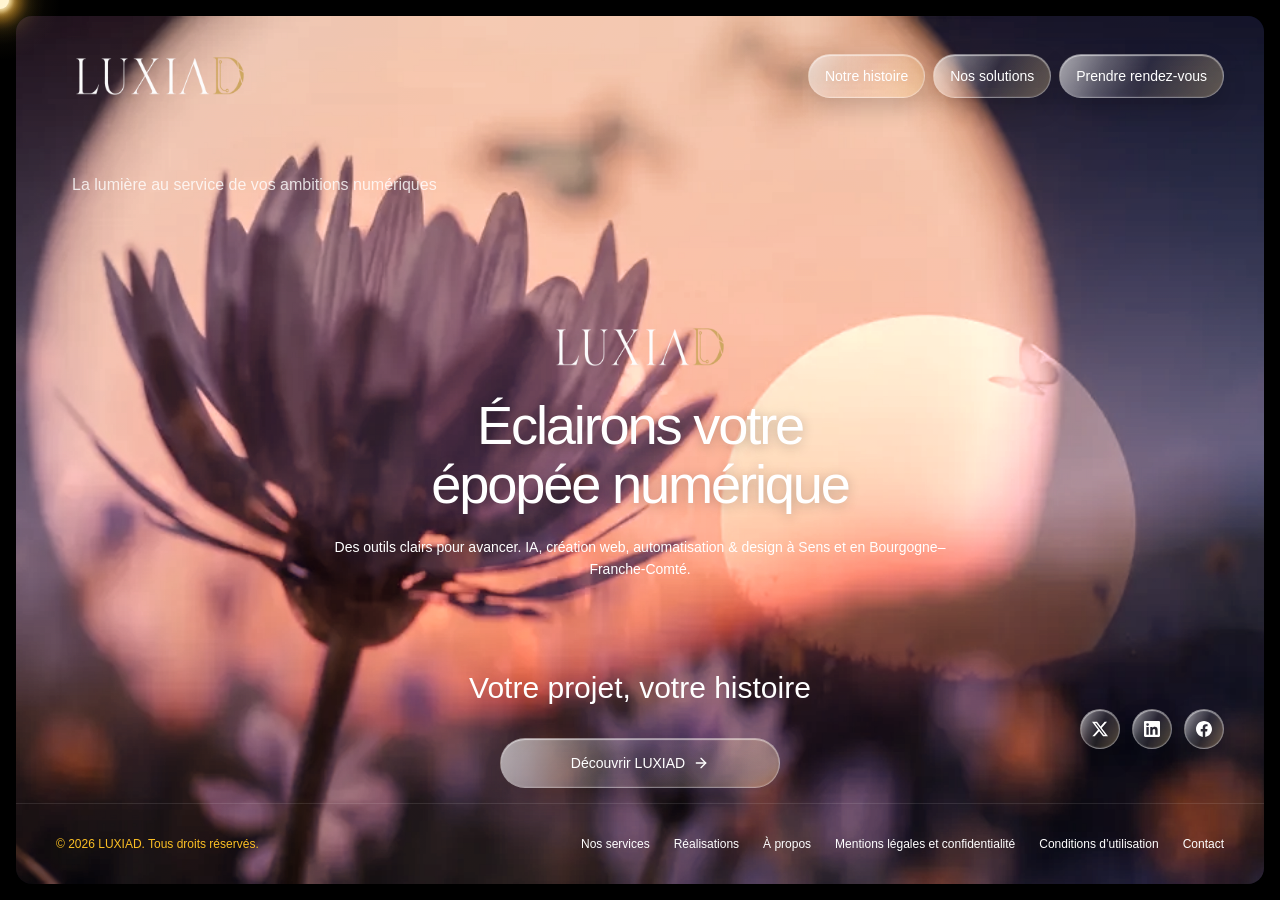
<file: index.html>
<!doctype html>
<html lang="fr">
  <head>
    <meta charset="UTF-8" />
    <meta name="viewport" content="width=device-width, initial-scale=1, viewport-fit=cover" />
    <meta name="theme-color" content="#000000" />
    <meta name="robots" content="index,follow,max-image-preview:large,max-snippet:-1,max-video-preview:-1" />
    <meta name="author" content="LUXIAD — Dinesh Virapandiane" />
    <meta name="geo.region" content="FR-89" />
    <meta name="geo.placename" content="Sens, Bourgogne–Franche-Comté" />
    <title>LUXIAD à Sens | Web, automatisation, IA et design</title>
    <meta name="description" content="LUXIAD accompagne les entreprises à Sens et en Bourgogne–Franche-Comté en création web, identité visuelle, intelligence artificielle et automatisation.">
    <link rel="canonical" href="https://luxiad.eu/">
    <meta property="og:title" content="LUXIAD à Sens | Web, automatisation, IA et design">
    <meta property="og:description" content="LUXIAD accompagne les entreprises à Sens et en Bourgogne–Franche-Comté en création web, identité visuelle, intelligence artificielle et automatisation.">
    <meta property="og:url" content="https://luxiad.eu/">
    <meta property="og:locale" content="fr_FR">
    <meta property="og:type" content="website">
    <meta property="og:image" content="https://luxiad.eu/videos/luxiad-poster.webp">
    <meta property="og:site_name" content="LUXIAD">
    <meta property="og:image:alt" content="LUXIAD, agence numérique à Sens">
    <meta name="twitter:card" content="summary_large_image">
    <meta name="twitter:title" content="LUXIAD à Sens | Web, automatisation, IA et design">
    <meta name="twitter:description" content="Création web, automatisation, IA et identité visuelle pour les entreprises à Sens et en Bourgogne–Franche-Comté.">
    <meta name="twitter:image" content="https://luxiad.eu/videos/luxiad-poster.webp">
    <script type="application/ld+json">{"@context":"https://schema.org","@graph":[{"@type":"ProfessionalService","@id":"https://luxiad.eu/#luxiad","name":"LUXIAD","url":"https://luxiad.eu/","logo":"https://luxiad.eu/assets/logo-luxiad-PmapHoxa.png","telephone":"+33631776195","email":"admin@luxiad.eu","address":{"@type":"PostalAddress","streetAddress":"BT Euripole, 17 rue de Sancey","addressLocality":"Sens","postalCode":"89100","addressCountry":"FR"},"areaServed":["Sens","Bourgogne–Franche-Comté","France"],"sameAs":["https://x.com/LUXIAD2026","https://www.linkedin.com/in/dinesh-virapandiane-1037b644a/","https://www.facebook.com/profile.php?id=61596016832816"]},{"@type":"WebSite","@id":"https://luxiad.eu/#site","url":"https://luxiad.eu/","name":"LUXIAD","inLanguage":"fr-FR","publisher":{"@id":"https://luxiad.eu/#luxiad"}}]}</script>
    <link rel="stylesheet" crossorigin href="/assets/index-DCCZoLvA.css">
    <script defer src="/cursor-effect.js"></script>
    <script defer src="/logo-home-link.js"></script>
    <link rel="stylesheet" href="/footer-theme.css">
  </head>
  <body>
    <div id="root"><link rel="preload" as="image" href="/assets/logo-luxiad-PmapHoxa.png"/><link rel="preload" as="image" href="/assets/logo-luxiad-mark-full-D1Z0C_qz.png"/><div aria-hidden="true" class="light-orb-cursor is-visible"><span class="light-orb-core"></span></div><div class="home-page w-full bg-black p-3 md:p-4 font-inter"><div class="home-shell w-full rounded-2xl flex flex-col overflow-hidden relative bg-black"><video autoPlay="" loop="" muted="" playsInline="" preload="none" poster="/videos/luxiad-poster.webp" class="absolute inset-0 w-full h-full object-cover anim-fade luxiad-gold-video" style="animation-delay:0.2s"><source src="/videos/luxiad-mobile.mp4" media="(max-width: 767px)" type="video/mp4"/><source src="/videos/luxiad-background.mp4" type="video/mp4"/></video><div class="absolute inset-0 luxiad-gold-overlay pointer-events-none"></div><nav class="relative z-20 flex items-center justify-between px-6 md:px-10 pt-6 md:pt-8"><div class="anim-stagger flex items-center" style="animation-delay:0.1s"><div class="relative w-44 h-12 md:w-52 md:h-14" aria-label="Luxiad"><img src="/assets/logo-luxiad-PmapHoxa.png" alt="Luxiad" class="luxiad-logo-lockup absolute inset-0 w-full h-full logo-transition-full "/><img src="/assets/logo-luxiad-mark-full-D1Z0C_qz.png" alt="" aria-hidden="true" class="absolute inset-0 w-full h-full object-contain logo-transition-mark "/></div></div><div class="anim-stagger" style="animation-delay:0.2s"><nav aria-label="Navigation principale" class="primary-navigation "><div class="primary-navigation-desktop"><a href="/notre-histoire/" class="primary-navigation-link  btn-cut-border "><span>Notre histoire</span></a><a href="/solutions/" class="primary-navigation-link  btn-cut-border "><span>Nos solutions</span></a><a href="/contact/" class="primary-navigation-link  btn-cut "><span>Prendre rendez-vous</span></a></div><button type="button" class="primary-navigation-toggle btn-cut-border" aria-expanded="false" aria-controls="navigation-mobile" aria-label="Ouvrir le menu"><svg xmlns="http://www.w3.org/2000/svg" width="22" height="22" viewBox="0 0 24 24" fill="none" stroke="currentColor" stroke-width="2" stroke-linecap="round" stroke-linejoin="round" class="lucide lucide-menu" aria-hidden="true"><path d="M4 5h16"></path><path d="M4 12h16"></path><path d="M4 19h16"></path></svg><span>Menu</span></button><dialog id="navigation-mobile" class="primary-navigation-dialog" aria-label="Menu principal"><div class="primary-navigation-dialog-panel"><button type="button" class="primary-navigation-close" aria-label="Fermer le menu"><svg xmlns="http://www.w3.org/2000/svg" width="24" height="24" viewBox="0 0 24 24" fill="none" stroke="currentColor" stroke-width="2" stroke-linecap="round" stroke-linejoin="round" class="lucide lucide-x" aria-hidden="true"><path d="M18 6 6 18"></path><path d="m6 6 12 12"></path></svg></button><div class="primary-navigation-mobile-links"><a href="/notre-histoire/" class="primary-navigation-link primary-navigation-mobile-link btn-cut-border "><span>Notre histoire</span></a><a href="/solutions/" class="primary-navigation-link primary-navigation-mobile-link btn-cut-border "><span>Nos solutions</span></a><a href="/contact/" class="primary-navigation-link primary-navigation-mobile-link btn-cut "><span>Prendre rendez-vous</span></a></div></div></dialog></nav></div></nav><main class="absolute inset-0 z-10 flex flex-col px-6 md:px-10"><div class="relative flex flex-1 items-center justify-center"><aside class="anim-stagger hidden lg:flex flex-col gap-6 absolute left-0 top-[18%]" style="animation-delay:0.4s"><p class="text-white/80 text-base leading-relaxed max-w-none whitespace-nowrap">La lumière au service de vos ambitions numériques</p></aside><div class="anim-stagger flex w-full max-w-[61.8rem] flex-col items-center gap-[clamp(1rem,1.618vw,2.618rem)] text-center" style="animation-delay:0.5s"><div class="relative h-[clamp(3rem,4.36vw,5.46rem)] w-[clamp(11rem,16.18vw,20.23rem)]" aria-label="Luxiad"><img src="/assets/logo-luxiad-PmapHoxa.png" alt="Luxiad" class="luxiad-logo-lockup absolute inset-0 w-full h-full logo-transition-full "/><img src="/assets/logo-luxiad-mark-full-D1Z0C_qz.png" alt="" aria-hidden="true" class="absolute inset-0 w-full h-full object-contain logo-transition-mark "/></div><h1 class="home-title text-[clamp(2.1rem,4.236vw,4.236rem)] font-normal leading-[1.1] tracking-[-0.04em] text-white" style="text-shadow:0 2px 12px rgba(0,0,0,0.25)">Éclairons votre<br/>épopée numérique</h1><p class="max-w-[38.2rem] text-center text-[clamp(0.875rem,1vw,1.125rem)] leading-[1.618] transition-colors duration-700 ease-in-out text-white">Des outils clairs pour avancer. IA, création web, automatisation &amp; design à Sens et en Bourgogne–Franche-Comté.</p></div></div><div class="absolute inset-x-6 bottom-28 grid grid-cols-1 items-center gap-6 md:inset-x-10 md:bottom-24 md:grid-cols-3"><div aria-hidden="true"></div><div class="anim-stagger flex flex-col items-center gap-5 md:gap-8" style="animation-delay:0.85s"><span class="text-white text-2xl md:text-3xl font-medium">Votre projet, votre histoire</span><a href="/solutions/" class="w-full max-w-[280px] py-3.5 flex items-center justify-center gap-2 text-white transition-all group btn-cut"><span class="text-sm font-medium">Découvrir LUXIAD</span><svg xmlns="http://www.w3.org/2000/svg" width="24" height="24" viewBox="0 0 24 24" fill="none" stroke="currentColor" stroke-width="2" stroke-linecap="round" stroke-linejoin="round" class="lucide lucide-arrow-right w-4 h-4 group-hover:translate-x-1 transition-transform" aria-hidden="true"><path d="M5 12h14"></path><path d="m12 5 7 7-7 7"></path></svg></a></div><div class="anim-stagger flex items-center justify-center md:justify-end gap-3" style="animation-delay:1s"><a href="https://x.com/LUXIAD2026" target="_blank" rel="noreferrer" aria-label="X" class="w-10 h-10 flex items-center justify-center text-white transition-all btn-cut-sm"><svg class="w-4 h-4 fill-current" viewBox="0 0 24 24" aria-hidden="true"><path d="M18.901 1.153h3.68l-8.04 9.19L24 22.846h-7.406l-5.8-7.584-6.64 7.584H.47l8.6-9.83L0 1.154h7.594l5.243 6.932 6.064-6.932Zm-1.29 19.492h2.039L6.486 3.24H4.298L17.61 20.645Z"></path></svg></a><a href="https://www.linkedin.com/in/dinesh-virapandiane-1037b644a/" target="_blank" rel="noreferrer" aria-label="LinkedIn" class="w-10 h-10 flex items-center justify-center text-white transition-all btn-cut-sm"><svg class="w-4 h-4 fill-current" viewBox="0 0 24 24" aria-hidden="true"><path d="M20.452 20.452h-3.554v-5.569c0-1.328-.027-3.037-1.85-3.037-1.85 0-2.134 1.445-2.134 2.94v5.666H9.36V9h3.412v1.561h.048c.475-.9 1.637-1.85 3.37-1.85 3.602 0 4.267 2.37 4.267 5.455v6.286ZM5.337 7.433a2.062 2.062 0 1 1 0-4.124 2.062 2.062 0 0 1 0 4.124ZM7.116 20.452H3.555V9h3.56v11.452ZM22.225 0H1.771C.792 0 0 .774 0 1.73v20.54C0 23.226.792 24 1.771 24h20.451C23.2 24 24 23.226 24 22.27V1.73C24 .774 23.2 0 22.222 0h.003Z"></path></svg></a><a href="https://www.facebook.com/profile.php?id=61596016832816" target="_blank" rel="noreferrer" aria-label="Facebook" class="w-10 h-10 flex items-center justify-center text-white transition-all btn-cut-sm"><svg class="w-4 h-4 fill-current" viewBox="0 0 24 24" aria-hidden="true"><path d="M24 12.073C24 5.405 18.627 0 12 0S0 5.405 0 12.073C0 18.101 4.388 23.095 10.125 24v-8.437H7.078v-3.49h3.047V9.414c0-3.025 1.791-4.697 4.533-4.697 1.313 0 2.686.235 2.686.235v2.97h-1.513c-1.49 0-1.956.931-1.956 1.887v2.264h3.328l-.532 3.49h-2.796V24C19.612 23.095 24 18.101 24 12.073Z"></path></svg></a></div></div></main><footer class="mt-10 border-t border-white/10 px-6 pb-8 pt-8 flex flex-col items-center justify-between gap-4 md:flex-row md:px-10 absolute inset-x-0 bottom-0 z-10 mt-0 px-6 py-4 md:px-10"><p class="text-xs font-body font-light text-white/40">© 2026 LUXIAD. Tous droits réservés.</p><nav aria-label="Informations" class="flex flex-wrap justify-center items-center gap-6"><a href="/solutions/" class="text-xs font-body font-light text-white/40 transition-colors hover:text-white/70">Nos services</a><a href="/realisations/" class="text-xs font-body font-light text-white/40 transition-colors hover:text-white/70">Réalisations</a><a href="/a-propos/" class="text-xs font-body font-light text-white/40 transition-colors hover:text-white/70">À propos</a><a href="/confidentialite/" class="text-xs font-body font-light text-white/40 transition-colors hover:text-white/70">Mentions légales et confidentialité</a><a href="/conditions/" class="text-xs font-body font-light text-white/40 transition-colors hover:text-white/70">Conditions d’utilisation</a><a href="/contact/" class="text-xs font-body font-light text-white/40 transition-colors hover:text-white/70">Contact</a></nav></footer></div></div></div>
  </body>
</html>
</file>
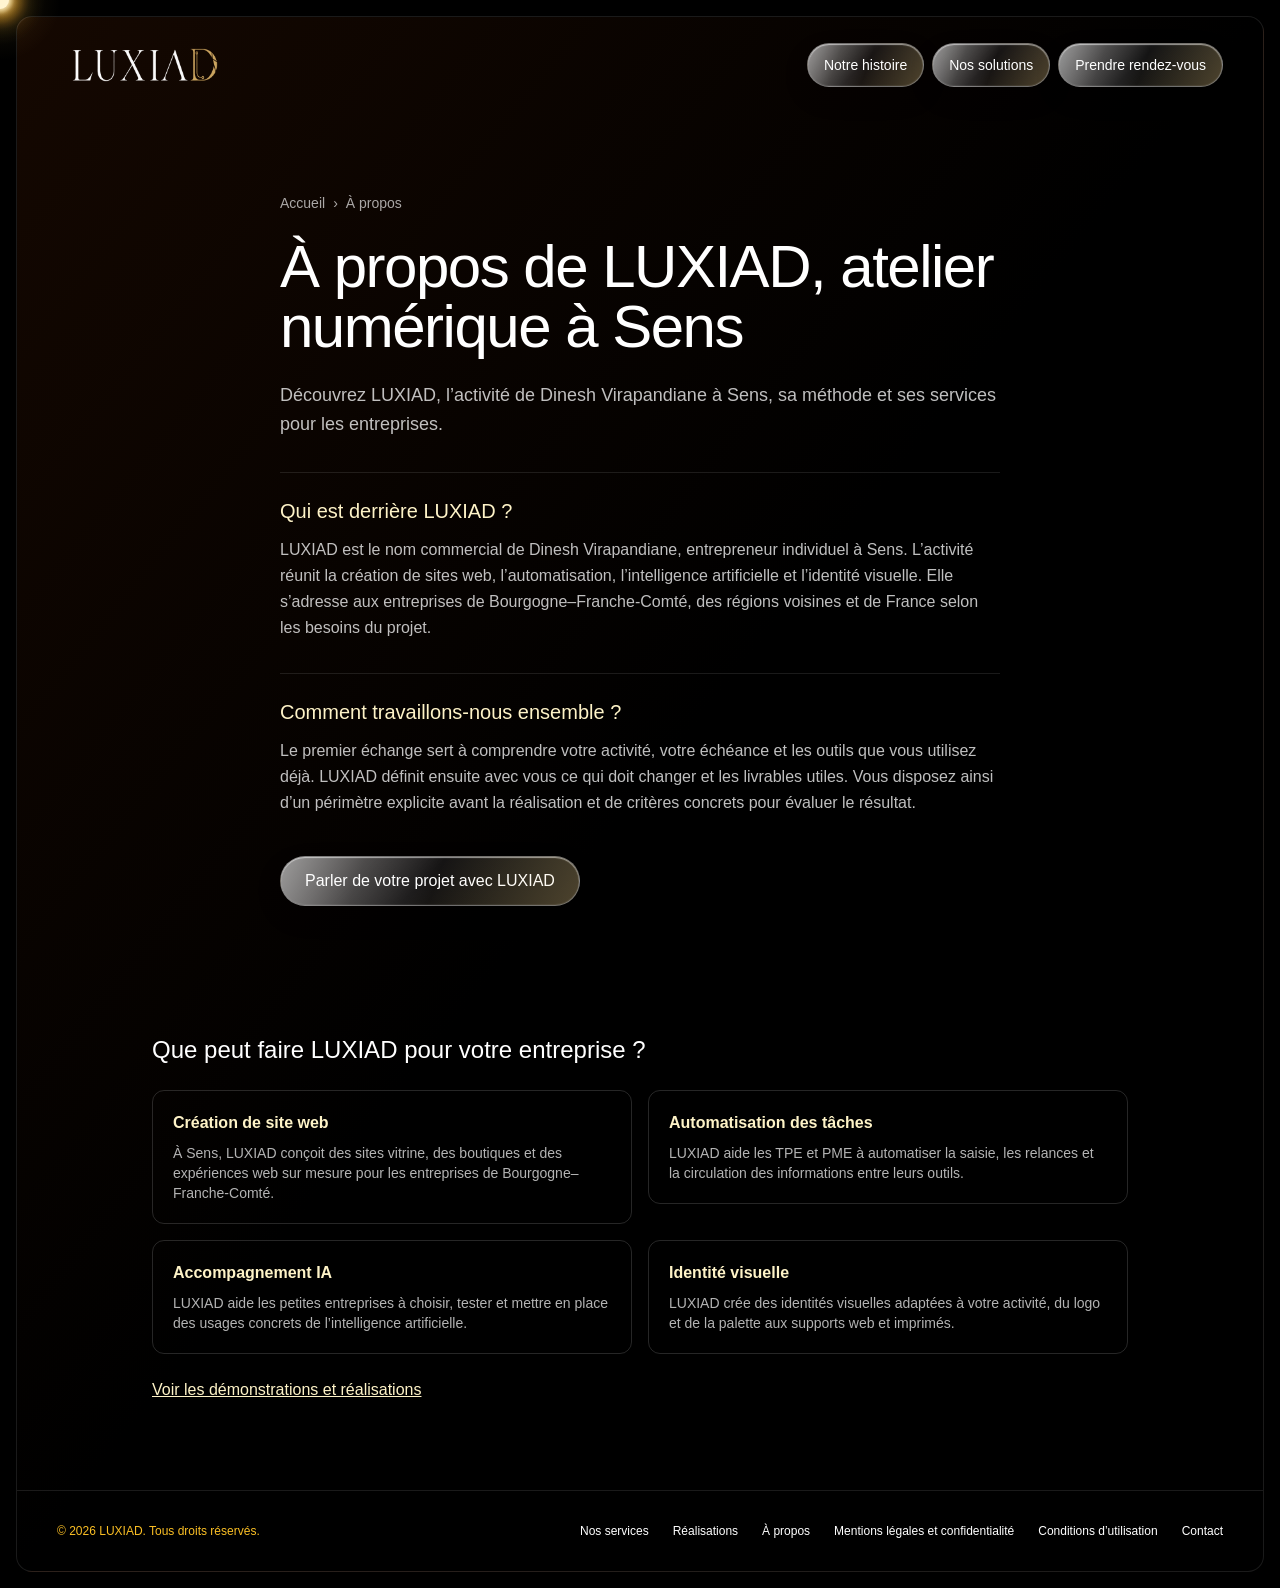
<file: a-propos/index.html>
<!doctype html>
<html lang="fr">
  <head>
    <meta charset="UTF-8" />
    <meta name="viewport" content="width=device-width, initial-scale=1, viewport-fit=cover" />
    <meta name="theme-color" content="#000000" />
    <meta name="robots" content="index,follow,max-image-preview:large,max-snippet:-1,max-video-preview:-1" />
    <meta name="author" content="LUXIAD — Dinesh Virapandiane" />
    <meta name="geo.region" content="FR-89" />
    <meta name="geo.placename" content="Sens, Bourgogne–Franche-Comté" />
    <title>À propos de LUXIAD, atelier numérique à Sens | LUXIAD</title>
    <meta name="description" content="Découvrez LUXIAD, l’activité de Dinesh Virapandiane à Sens, sa méthode et ses services pour les entreprises.">
    <link rel="canonical" href="https://luxiad.eu/a-propos/">
    <meta property="og:title" content="À propos de LUXIAD, atelier numérique à Sens | LUXIAD">
    <meta property="og:description" content="Découvrez LUXIAD, l’activité de Dinesh Virapandiane à Sens, sa méthode et ses services pour les entreprises.">
    <meta property="og:url" content="https://luxiad.eu/a-propos/">
    <meta property="og:locale" content="fr_FR">
    <meta property="og:type" content="website">
    <meta property="og:image" content="https://luxiad.eu/videos/luxiad-poster.webp">
    <meta property="og:site_name" content="LUXIAD">
    <meta property="og:image:alt" content="LUXIAD, atelier numérique à Sens">
    <meta name="twitter:card" content="summary_large_image">
    <meta name="twitter:title" content="À propos de LUXIAD, atelier numérique à Sens">
    <meta name="twitter:description" content="Découvrez la méthode et les services de LUXIAD pour les entreprises à Sens.">
    <meta name="twitter:image" content="https://luxiad.eu/videos/luxiad-poster.webp">
    <script type="application/ld+json">{"@context":"https://schema.org","@graph":[{"@type":"ProfessionalService","@id":"https://luxiad.eu/#luxiad","name":"LUXIAD","url":"https://luxiad.eu/","logo":"https://luxiad.eu/assets/logo-luxiad-PmapHoxa.png","telephone":"+33631776195","email":"admin@luxiad.eu","address":{"@type":"PostalAddress","streetAddress":"BT Euripole, 17 rue de Sancey","addressLocality":"Sens","postalCode":"89100","addressCountry":"FR"},"areaServed":["Sens","Bourgogne–Franche-Comté","France"],"sameAs":["https://x.com/LUXIAD2026","https://www.linkedin.com/in/dinesh-virapandiane-1037b644a/","https://www.facebook.com/profile.php?id=61596016832816"]},{"@type":"WebSite","@id":"https://luxiad.eu/#site","url":"https://luxiad.eu/","name":"LUXIAD","inLanguage":"fr-FR","publisher":{"@id":"https://luxiad.eu/#luxiad"}},{"@type":"BreadcrumbList","itemListElement":[{"@type":"ListItem","position":1,"name":"Accueil","item":"https://luxiad.eu/"},{"@type":"ListItem","position":2,"name":"À propos","item":"https://luxiad.eu/a-propos/"}]}]}</script>
    <link rel="stylesheet" crossorigin href="/assets/index-DCCZoLvA.css">
    <script defer src="/cursor-effect.js"></script>
    <script defer src="/logo-home-link.js"></script>
    <link rel="stylesheet" href="/footer-theme.css">
  </head>
  <body>
    <div id="root"><link rel="preload" as="image" href="/assets/logo-luxiad-PmapHoxa.png"/><div aria-hidden="true" class="light-orb-cursor is-visible"><span class="light-orb-core"></span></div><div class="min-h-screen bg-black p-3 text-white md:p-4"><main class="rounded-2xl border border-white/10 bg-gradient-to-br from-amber-950/30 via-black to-black"><header class="flex flex-wrap items-center justify-between gap-4 px-6 py-6 md:px-10"><a href="/" aria-label="Retour à l’accueil"><img src="/assets/logo-luxiad-PmapHoxa.png" alt="LUXIAD" class="h-12 w-44 object-contain"/></a><nav aria-label="Navigation principale" class="primary-navigation "><div class="primary-navigation-desktop"><a href="/notre-histoire/" class="primary-navigation-link  btn-cut-border "><span>Notre histoire</span></a><a href="/solutions/" class="primary-navigation-link  btn-cut-border "><span>Nos solutions</span></a><a href="/contact/" class="primary-navigation-link  btn-cut "><span>Prendre rendez-vous</span></a></div><button type="button" class="primary-navigation-toggle btn-cut-border" aria-expanded="false" aria-controls="navigation-mobile" aria-label="Ouvrir le menu"><svg xmlns="http://www.w3.org/2000/svg" width="22" height="22" viewBox="0 0 24 24" fill="none" stroke="currentColor" stroke-width="2" stroke-linecap="round" stroke-linejoin="round" class="lucide lucide-menu" aria-hidden="true"><path d="M4 5h16"></path><path d="M4 12h16"></path><path d="M4 19h16"></path></svg><span>Menu</span></button><dialog id="navigation-mobile" class="primary-navigation-dialog" aria-label="Menu principal"><div class="primary-navigation-dialog-panel"><button type="button" class="primary-navigation-close" aria-label="Fermer le menu"><svg xmlns="http://www.w3.org/2000/svg" width="24" height="24" viewBox="0 0 24 24" fill="none" stroke="currentColor" stroke-width="2" stroke-linecap="round" stroke-linejoin="round" class="lucide lucide-x" aria-hidden="true"><path d="M18 6 6 18"></path><path d="m6 6 12 12"></path></svg></button><div class="primary-navigation-mobile-links"><a href="/notre-histoire/" class="primary-navigation-link primary-navigation-mobile-link btn-cut-border "><span>Notre histoire</span></a><a href="/solutions/" class="primary-navigation-link primary-navigation-mobile-link btn-cut-border "><span>Nos solutions</span></a><a href="/contact/" class="primary-navigation-link primary-navigation-mobile-link btn-cut "><span>Prendre rendez-vous</span></a></div></div></dialog></nav></header><article class="mx-auto max-w-3xl px-6 py-12 md:py-20"><nav aria-label="Fil d’Ariane" class="mb-6 flex flex-wrap gap-2 text-sm text-white/65"><a href="/">Accueil</a><span aria-hidden="true">›</span><span aria-current="page">À propos</span></nav><h1 class="text-4xl leading-tight tracking-tight md:text-6xl">À propos de LUXIAD, atelier numérique à Sens</h1><p class="mt-6 text-lg leading-relaxed text-white/75">Découvrez LUXIAD, l’activité de Dinesh Virapandiane à Sens, sa méthode et ses services pour les entreprises.</p><section class="mt-8 border-t border-white/10 pt-6"><h2 class="text-xl text-amber-100">Qui est derrière LUXIAD ?</h2><p class="mt-3 leading-relaxed text-white/75">LUXIAD est le nom commercial de Dinesh Virapandiane, entrepreneur individuel à Sens. L’activité réunit la création de sites web, l’automatisation, l’intelligence artificielle et l’identité visuelle. Elle s’adresse aux entreprises de Bourgogne–Franche-Comté, des régions voisines et de France selon les besoins du projet.</p></section><section class="mt-8 border-t border-white/10 pt-6"><h2 class="text-xl text-amber-100">Comment travaillons-nous ensemble ?</h2><p class="mt-3 leading-relaxed text-white/75">Le premier échange sert à comprendre votre activité, votre échéance et les outils que vous utilisez déjà. LUXIAD définit ensuite avec vous ce qui doit changer et les livrables utiles. Vous disposez ainsi d’un périmètre explicite avant la réalisation et de critères concrets pour évaluer le résultat.</p></section><a class="btn-cut mt-10 inline-flex px-6 py-3" href="/contact/">Parler de votre projet avec LUXIAD</a></article><section aria-label="Services LUXIAD" class="mx-auto max-w-5xl px-6 py-12"><h2 class="mb-6 text-2xl text-white">Que peut faire LUXIAD pour votre entreprise ?</h2><ul class="grid gap-4 sm:grid-cols-2"><li><a class="block rounded-xl border border-white/15 p-5 text-amber-100 hover:border-amber-200" href="/solutions/creation-site-web/"><strong>Création de site web</strong><p class="mt-2 text-sm text-white/70">À Sens, LUXIAD conçoit des sites vitrine, des boutiques et des expériences web sur mesure pour les entreprises de Bourgogne–Franche-Comté.</p></a></li><li><a class="block rounded-xl border border-white/15 p-5 text-amber-100 hover:border-amber-200" href="/solutions/automatisation/"><strong>Automatisation des tâches</strong><p class="mt-2 text-sm text-white/70">LUXIAD aide les TPE et PME à automatiser la saisie, les relances et la circulation des informations entre leurs outils.</p></a></li><li><a class="block rounded-xl border border-white/15 p-5 text-amber-100 hover:border-amber-200" href="/solutions/accompagnement-ia/"><strong>Accompagnement IA</strong><p class="mt-2 text-sm text-white/70">LUXIAD aide les petites entreprises à choisir, tester et mettre en place des usages concrets de l’intelligence artificielle.</p></a></li><li><a class="block rounded-xl border border-white/15 p-5 text-amber-100 hover:border-amber-200" href="/solutions/identite-visuelle/"><strong>Identité visuelle</strong><p class="mt-2 text-sm text-white/70">LUXIAD crée des identités visuelles adaptées à votre activité, du logo et de la palette aux supports web et imprimés.</p></a></li></ul><a class="mt-6 inline-block text-amber-100 underline" href="/realisations/">Voir les démonstrations et réalisations</a></section><footer class="mt-10 border-t border-white/10 px-6 pb-8 pt-8 flex flex-col items-center justify-between gap-4 md:flex-row md:px-10 "><p class="text-xs font-body font-light text-white/40">© 2026 LUXIAD. Tous droits réservés.</p><nav aria-label="Informations" class="flex flex-wrap justify-center items-center gap-6"><a href="/solutions/" class="text-xs font-body font-light text-white/40 transition-colors hover:text-white/70">Nos services</a><a href="/realisations/" class="text-xs font-body font-light text-white/40 transition-colors hover:text-white/70">Réalisations</a><a href="/a-propos/" class="text-xs font-body font-light text-white/40 transition-colors hover:text-white/70">À propos</a><a href="/confidentialite/" class="text-xs font-body font-light text-white/40 transition-colors hover:text-white/70">Mentions légales et confidentialité</a><a href="/conditions/" class="text-xs font-body font-light text-white/40 transition-colors hover:text-white/70">Conditions d’utilisation</a><a href="/contact/" class="text-xs font-body font-light text-white/40 transition-colors hover:text-white/70">Contact</a></nav></footer></main></div></div>
  </body>
</html>
</file>
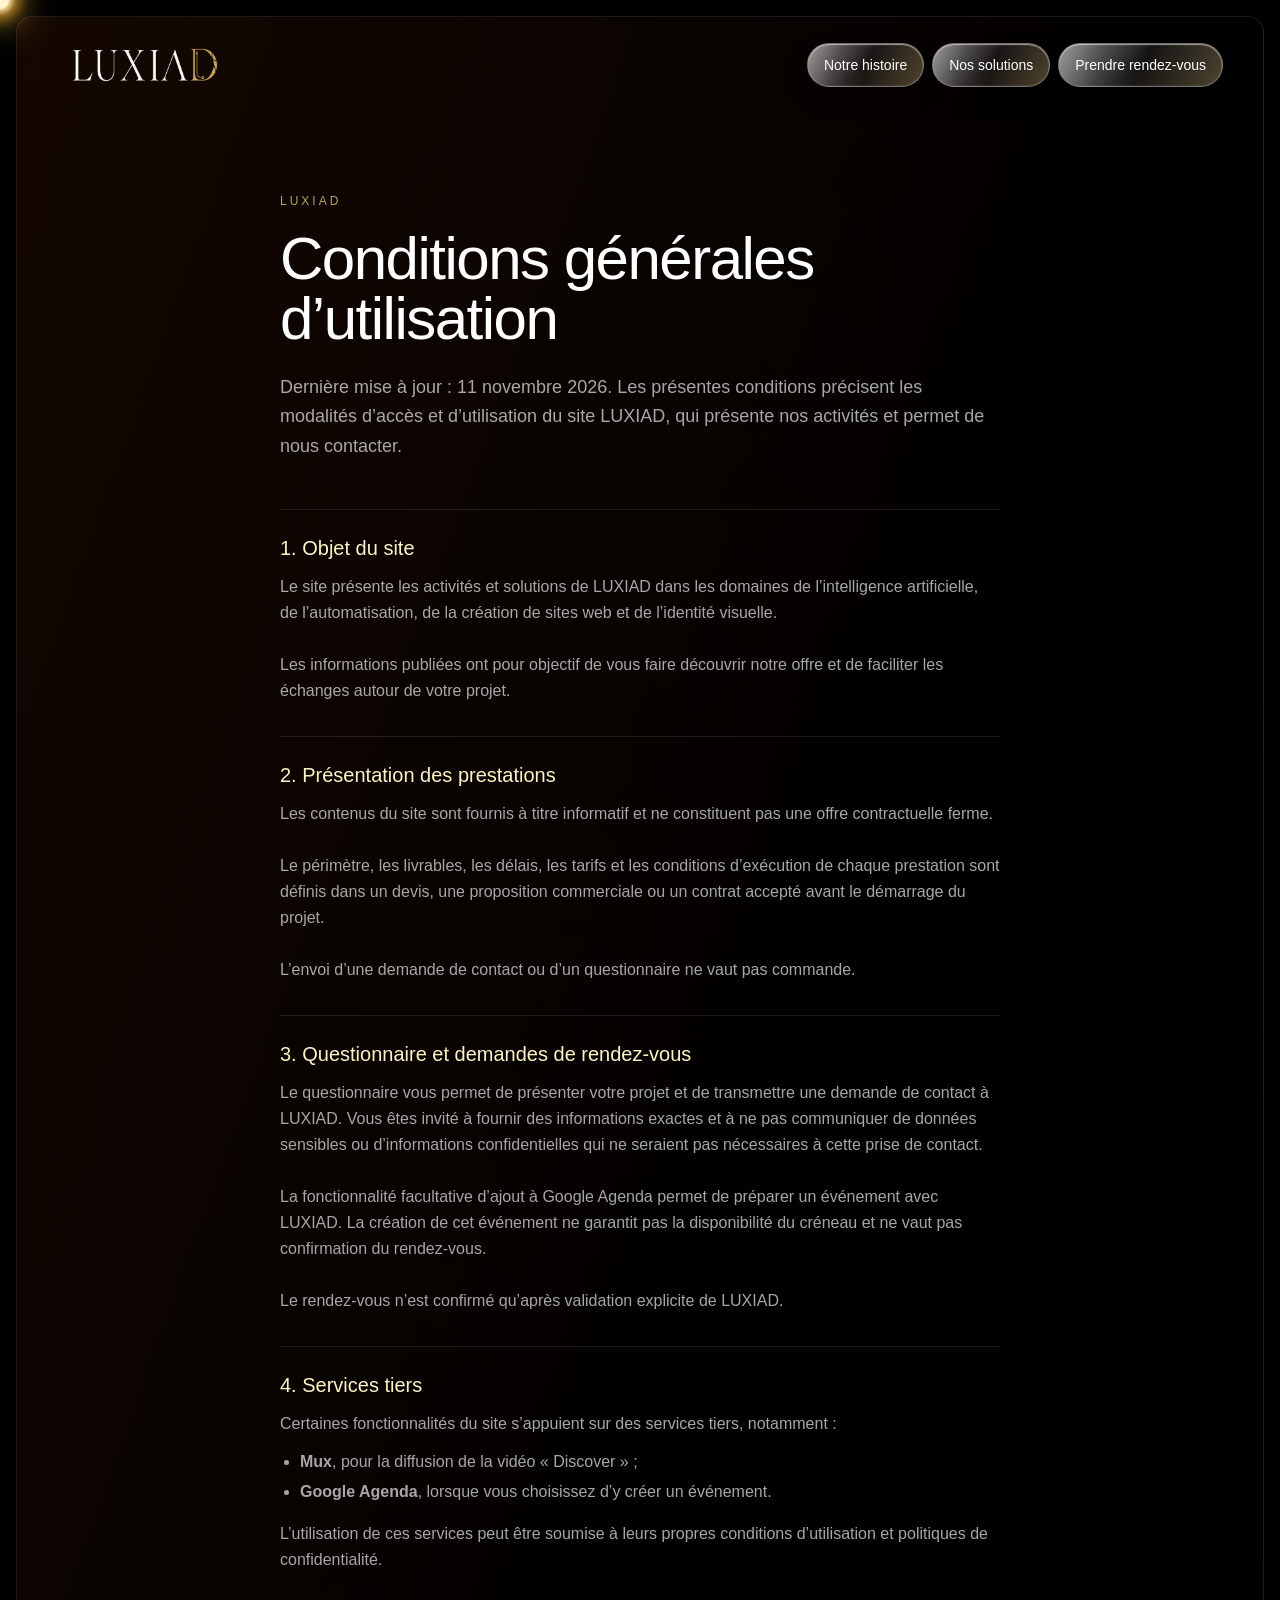
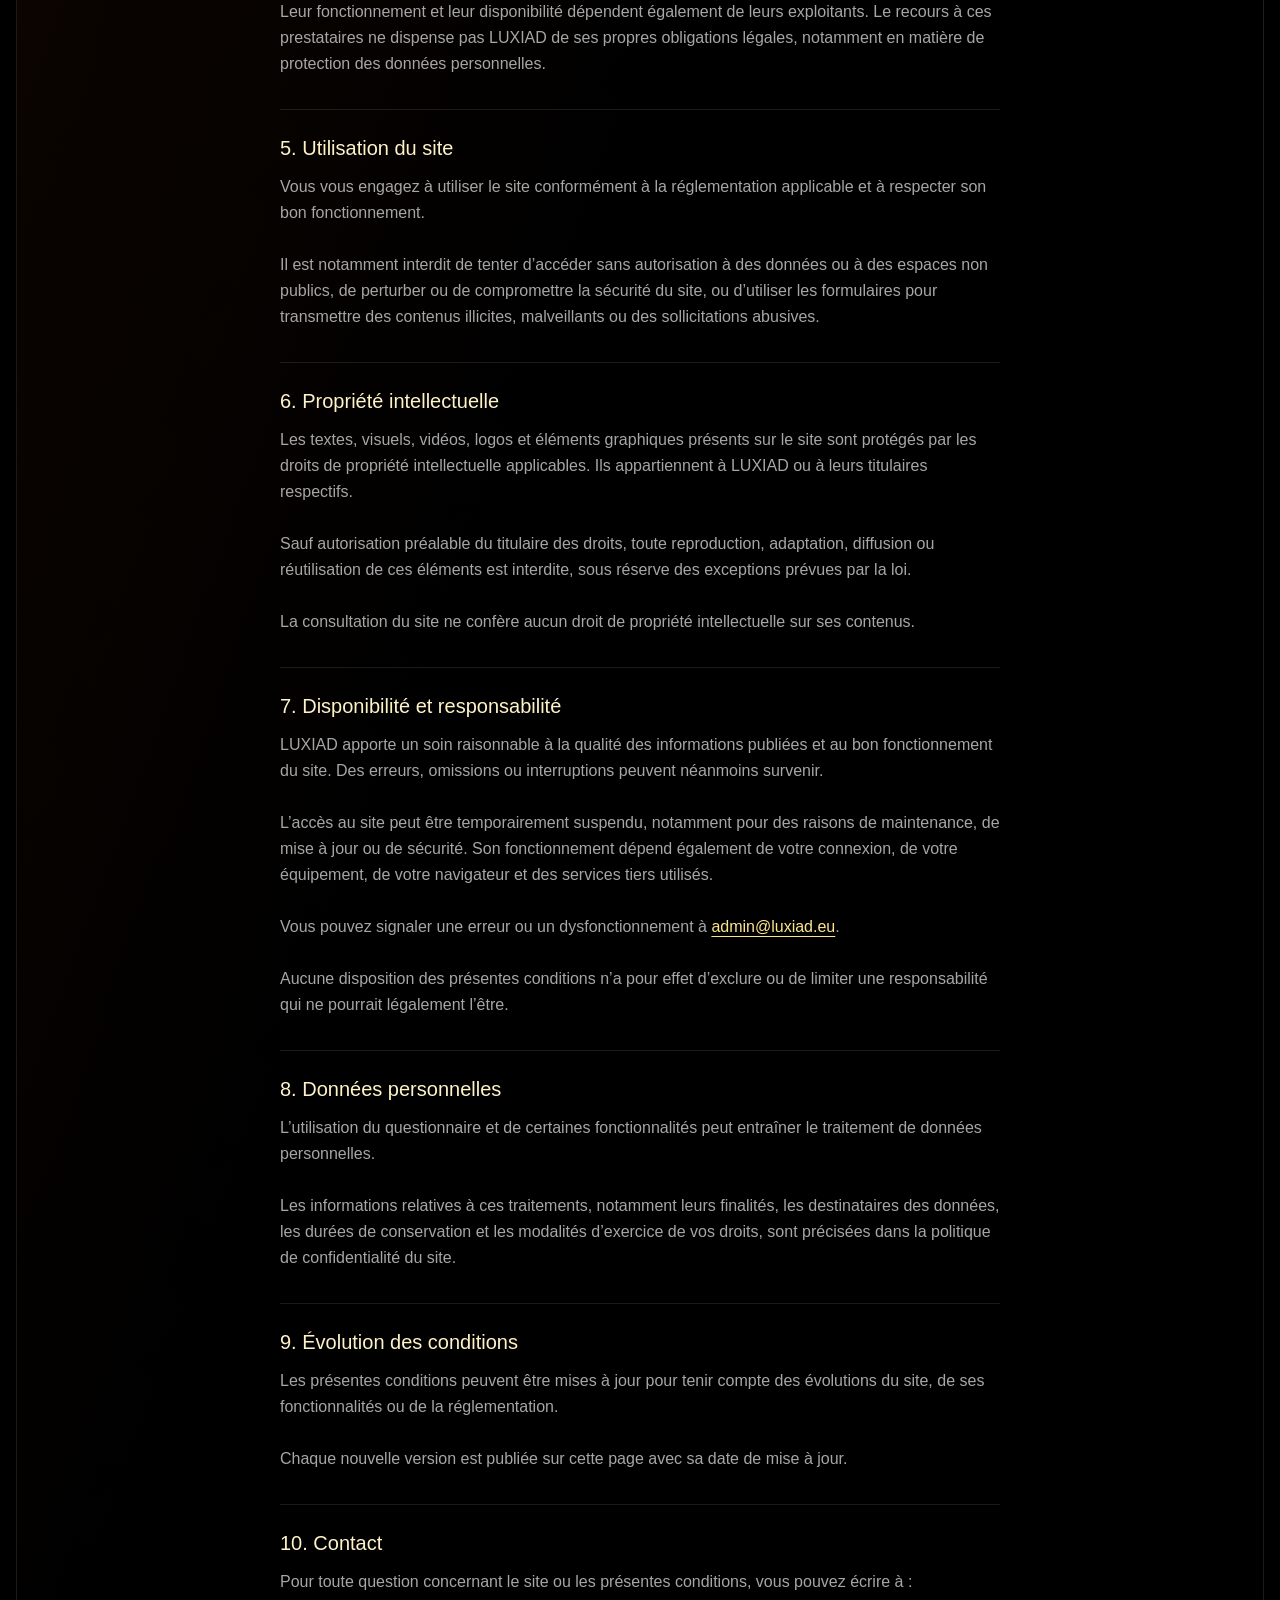
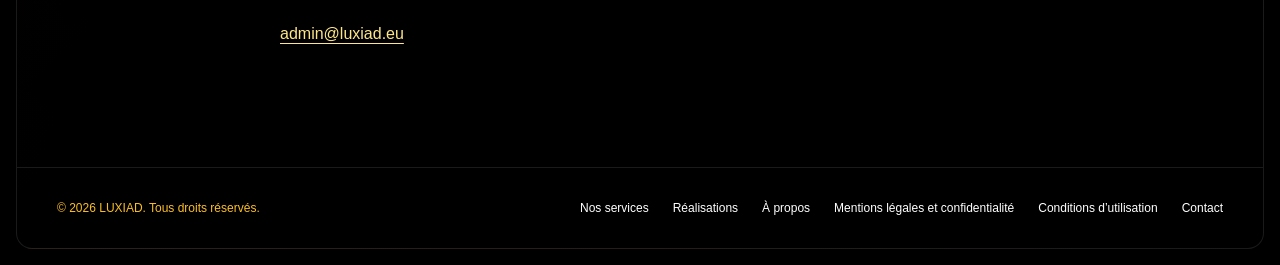
<file: conditions/index.html>
<!doctype html>
<html lang="fr">
  <head>
    <meta charset="UTF-8" />
    <meta name="viewport" content="width=device-width, initial-scale=1, viewport-fit=cover" />
    <meta name="theme-color" content="#000000" />
    <meta name="robots" content="index,follow,max-image-preview:large,max-snippet:-1,max-video-preview:-1" />
    <meta name="author" content="LUXIAD — Dinesh Virapandiane" />
    <meta name="geo.region" content="FR-89" />
    <meta name="geo.placename" content="Sens, Bourgogne–Franche-Comté" />
    <title>Conditions d’utilisation | LUXIAD</title>
    <meta name="description" content="Consultez les conditions d’utilisation du site LUXIAD et les modalités du questionnaire et des demandes de rendez-vous.">
    <link rel="canonical" href="https://luxiad.eu/conditions/">
    <meta property="og:title" content="Conditions d’utilisation | LUXIAD">
    <meta property="og:description" content="Consultez les conditions d’utilisation du site LUXIAD et les modalités du questionnaire et des demandes de rendez-vous.">
    <meta property="og:url" content="https://luxiad.eu/conditions/">
    <meta property="og:locale" content="fr_FR">
    <meta property="og:type" content="website">
    <meta property="og:image" content="https://luxiad.eu/videos/luxiad-poster.webp">
    <meta property="og:site_name" content="LUXIAD">
    <meta property="og:image:alt" content="LUXIAD, agence numérique à Sens">
    <meta name="twitter:card" content="summary_large_image">
    <meta name="twitter:title" content="Conditions d’utilisation | LUXIAD">
    <meta name="twitter:description" content="Les conditions d’utilisation du site LUXIAD et les modalités de contact.">
    <meta name="twitter:image" content="https://luxiad.eu/videos/luxiad-poster.webp">
    <script type="application/ld+json">{"@context":"https://schema.org","@graph":[{"@type":"ProfessionalService","@id":"https://luxiad.eu/#luxiad","name":"LUXIAD","url":"https://luxiad.eu/","logo":"https://luxiad.eu/assets/logo-luxiad-PmapHoxa.png","telephone":"+33631776195","email":"admin@luxiad.eu","address":{"@type":"PostalAddress","streetAddress":"BT Euripole, 17 rue de Sancey","addressLocality":"Sens","postalCode":"89100","addressCountry":"FR"},"areaServed":["Sens","Bourgogne–Franche-Comté","France"],"sameAs":["https://x.com/LUXIAD2026","https://www.linkedin.com/in/dinesh-virapandiane-1037b644a/","https://www.facebook.com/profile.php?id=61596016832816"]},{"@type":"WebSite","@id":"https://luxiad.eu/#site","url":"https://luxiad.eu/","name":"LUXIAD","inLanguage":"fr-FR","publisher":{"@id":"https://luxiad.eu/#luxiad"}},{"@type":"BreadcrumbList","itemListElement":[{"@type":"ListItem","position":1,"name":"Accueil","item":"https://luxiad.eu/"},{"@type":"ListItem","position":2,"name":"Conditions d’utilisation","item":"https://luxiad.eu/conditions/"}]}]}</script>
    <link rel="stylesheet" crossorigin href="/assets/index-DCCZoLvA.css">
    <script defer src="/cursor-effect.js"></script>
    <script defer src="/logo-home-link.js"></script>
    <link rel="stylesheet" href="/footer-theme.css">
  </head>
  <body>
    <div id="root"><link rel="preload" as="image" href="/assets/logo-luxiad-PmapHoxa.png"/><div aria-hidden="true" class="light-orb-cursor is-visible"><span class="light-orb-core"></span></div><div class="min-h-screen bg-black p-3 md:p-4 font-inter text-white"><main class="min-h-[calc(100dvh-2rem)] rounded-2xl border border-white/10 bg-gradient-to-br from-amber-950/30 via-black to-black"><header class="flex flex-wrap items-center justify-between gap-4 px-6 py-6 md:px-10"><a href="/" aria-label="Retour à l’accueil"><img src="/assets/logo-luxiad-PmapHoxa.png" alt="LUXIAD" class="w-44 h-12 object-contain"/></a><nav aria-label="Navigation principale" class="primary-navigation "><div class="primary-navigation-desktop"><a href="/notre-histoire/" class="primary-navigation-link  btn-cut-border "><span>Notre histoire</span></a><a href="/solutions/" class="primary-navigation-link  btn-cut-border "><span>Nos solutions</span></a><a href="/contact/" class="primary-navigation-link  btn-cut "><span>Prendre rendez-vous</span></a></div><button type="button" class="primary-navigation-toggle btn-cut-border" aria-expanded="false" aria-controls="navigation-mobile" aria-label="Ouvrir le menu"><svg xmlns="http://www.w3.org/2000/svg" width="22" height="22" viewBox="0 0 24 24" fill="none" stroke="currentColor" stroke-width="2" stroke-linecap="round" stroke-linejoin="round" class="lucide lucide-menu" aria-hidden="true"><path d="M4 5h16"></path><path d="M4 12h16"></path><path d="M4 19h16"></path></svg><span>Menu</span></button><dialog id="navigation-mobile" class="primary-navigation-dialog" aria-label="Menu principal"><div class="primary-navigation-dialog-panel"><button type="button" class="primary-navigation-close" aria-label="Fermer le menu"><svg xmlns="http://www.w3.org/2000/svg" width="24" height="24" viewBox="0 0 24 24" fill="none" stroke="currentColor" stroke-width="2" stroke-linecap="round" stroke-linejoin="round" class="lucide lucide-x" aria-hidden="true"><path d="M18 6 6 18"></path><path d="m6 6 12 12"></path></svg></button><div class="primary-navigation-mobile-links"><a href="/notre-histoire/" class="primary-navigation-link primary-navigation-mobile-link btn-cut-border "><span>Notre histoire</span></a><a href="/solutions/" class="primary-navigation-link primary-navigation-mobile-link btn-cut-border "><span>Nos solutions</span></a><a href="/contact/" class="primary-navigation-link primary-navigation-mobile-link btn-cut "><span>Prendre rendez-vous</span></a></div></div></dialog></nav></header><article class="mx-auto max-w-3xl px-6 py-12 md:py-20"><p class="mb-5 text-xs uppercase tracking-[.25em] text-amber-200/70">LUXIAD</p><h1 class="text-4xl md:text-6xl tracking-tight leading-tight">Conditions générales d’utilisation</h1><p class="mt-6 text-lg leading-relaxed text-white/65">Dernière mise à jour : 11 novembre 2026. Les présentes conditions précisent les modalités d’accès et d’utilisation du site LUXIAD, qui présente nos activités et permet de nous contacter.</p><div class="mt-12 space-y-8"><section class="border-t border-white/10 pt-6"><h2 class="text-xl text-amber-100">1. Objet du site</h2><div class="mt-3 leading-relaxed text-white/65 whitespace-pre-line">Le site présente les activités et solutions de LUXIAD dans les domaines de l’intelligence artificielle, de l’automatisation, de la création de sites web et de l’identité visuelle.<br/><br/>Les informations publiées ont pour objectif de vous faire découvrir notre offre et de faciliter les échanges autour de votre projet.</div></section><section class="border-t border-white/10 pt-6"><h2 class="text-xl text-amber-100">2. Présentation des prestations</h2><div class="mt-3 leading-relaxed text-white/65 whitespace-pre-line">Les contenus du site sont fournis à titre informatif et ne constituent pas une offre contractuelle ferme.<br/><br/>Le périmètre, les livrables, les délais, les tarifs et les conditions d’exécution de chaque prestation sont définis dans un devis, une proposition commerciale ou un contrat accepté avant le démarrage du projet.<br/><br/>L’envoi d’une demande de contact ou d’un questionnaire ne vaut pas commande.</div></section><section class="border-t border-white/10 pt-6"><h2 class="text-xl text-amber-100">3. Questionnaire et demandes de rendez-vous</h2><div class="mt-3 leading-relaxed text-white/65 whitespace-pre-line">Le questionnaire vous permet de présenter votre projet et de transmettre une demande de contact à LUXIAD. Vous êtes invité à fournir des informations exactes et à ne pas communiquer de données sensibles ou d’informations confidentielles qui ne seraient pas nécessaires à cette prise de contact.<br/><br/>La fonctionnalité facultative d’ajout à Google Agenda permet de préparer un événement avec LUXIAD. La création de cet événement ne garantit pas la disponibilité du créneau et ne vaut pas confirmation du rendez-vous.<br/><br/>Le rendez-vous n’est confirmé qu’après validation explicite de LUXIAD.</div></section><section class="border-t border-white/10 pt-6"><h2 class="text-xl text-amber-100">4. Services tiers</h2><div class="mt-3 leading-relaxed text-white/65 whitespace-pre-line"><p>Certaines fonctionnalités du site s’appuient sur des services tiers, notamment :</p><ul class="mt-3 list-disc space-y-1 pl-5"><li><strong>Mux</strong>, pour la diffusion de la vidéo « Discover » ;</li><li><strong>Google Agenda</strong>, lorsque vous choisissez d’y créer un événement.</li></ul><p class="mt-4">L’utilisation de ces services peut être soumise à leurs propres conditions d’utilisation et politiques de confidentialité.<br/><br/>Leur fonctionnement et leur disponibilité dépendent également de leurs exploitants. Le recours à ces prestataires ne dispense pas LUXIAD de ses propres obligations légales, notamment en matière de protection des données personnelles.</p></div></section><section class="border-t border-white/10 pt-6"><h2 class="text-xl text-amber-100">5. Utilisation du site</h2><div class="mt-3 leading-relaxed text-white/65 whitespace-pre-line">Vous vous engagez à utiliser le site conformément à la réglementation applicable et à respecter son bon fonctionnement.<br/><br/>Il est notamment interdit de tenter d’accéder sans autorisation à des données ou à des espaces non publics, de perturber ou de compromettre la sécurité du site, ou d’utiliser les formulaires pour transmettre des contenus illicites, malveillants ou des sollicitations abusives.</div></section><section class="border-t border-white/10 pt-6"><h2 class="text-xl text-amber-100">6. Propriété intellectuelle</h2><div class="mt-3 leading-relaxed text-white/65 whitespace-pre-line">Les textes, visuels, vidéos, logos et éléments graphiques présents sur le site sont protégés par les droits de propriété intellectuelle applicables. Ils appartiennent à LUXIAD ou à leurs titulaires respectifs.<br/><br/>Sauf autorisation préalable du titulaire des droits, toute reproduction, adaptation, diffusion ou réutilisation de ces éléments est interdite, sous réserve des exceptions prévues par la loi.<br/><br/>La consultation du site ne confère aucun droit de propriété intellectuelle sur ses contenus.</div></section><section class="border-t border-white/10 pt-6"><h2 class="text-xl text-amber-100">7. Disponibilité et responsabilité</h2><div class="mt-3 leading-relaxed text-white/65 whitespace-pre-line">LUXIAD apporte un soin raisonnable à la qualité des informations publiées et au bon fonctionnement du site. Des erreurs, omissions ou interruptions peuvent néanmoins survenir.<br/><br/>L’accès au site peut être temporairement suspendu, notamment pour des raisons de maintenance, de mise à jour ou de sécurité. Son fonctionnement dépend également de votre connexion, de votre équipement, de votre navigateur et des services tiers utilisés.<br/><br/>Vous pouvez signaler une erreur ou un dysfonctionnement à <a href="mailto:admin@luxiad.eu" class="text-amber-200 underline underline-offset-4 hover:text-white transition-colors">admin@luxiad.eu</a>.<br/><br/>Aucune disposition des présentes conditions n’a pour effet d’exclure ou de limiter une responsabilité qui ne pourrait légalement l’être.</div></section><section class="border-t border-white/10 pt-6"><h2 class="text-xl text-amber-100">8. Données personnelles</h2><div class="mt-3 leading-relaxed text-white/65 whitespace-pre-line">L’utilisation du questionnaire et de certaines fonctionnalités peut entraîner le traitement de données personnelles.

Les informations relatives à ces traitements, notamment leurs finalités, les destinataires des données, les durées de conservation et les modalités d’exercice de vos droits, sont précisées dans la politique de confidentialité du site.</div></section><section class="border-t border-white/10 pt-6"><h2 class="text-xl text-amber-100">9. Évolution des conditions</h2><div class="mt-3 leading-relaxed text-white/65 whitespace-pre-line">Les présentes conditions peuvent être mises à jour pour tenir compte des évolutions du site, de ses fonctionnalités ou de la réglementation.

Chaque nouvelle version est publiée sur cette page avec sa date de mise à jour.</div></section><section class="border-t border-white/10 pt-6"><h2 class="text-xl text-amber-100">10. Contact</h2><div class="mt-3 leading-relaxed text-white/65 whitespace-pre-line">Pour toute question concernant le site ou les présentes conditions, vous pouvez écrire à :<br/><br/><a href="mailto:admin@luxiad.eu" class="text-amber-200 underline underline-offset-4 hover:text-white transition-colors">admin@luxiad.eu</a></div></section></div></article><footer class="mt-10 border-t border-white/10 px-6 pb-8 pt-8 flex flex-col items-center justify-between gap-4 md:flex-row md:px-10 "><p class="text-xs font-body font-light text-white/40">© 2026 LUXIAD. Tous droits réservés.</p><nav aria-label="Informations" class="flex flex-wrap justify-center items-center gap-6"><a href="/solutions/" class="text-xs font-body font-light text-white/40 transition-colors hover:text-white/70">Nos services</a><a href="/realisations/" class="text-xs font-body font-light text-white/40 transition-colors hover:text-white/70">Réalisations</a><a href="/a-propos/" class="text-xs font-body font-light text-white/40 transition-colors hover:text-white/70">À propos</a><a href="/confidentialite/" class="text-xs font-body font-light text-white/40 transition-colors hover:text-white/70">Mentions légales et confidentialité</a><a href="/conditions/" class="text-xs font-body font-light text-white/40 transition-colors hover:text-white/70">Conditions d’utilisation</a><a href="/contact/" class="text-xs font-body font-light text-white/40 transition-colors hover:text-white/70">Contact</a></nav></footer></main></div></div>
  </body>
</html>
</file>
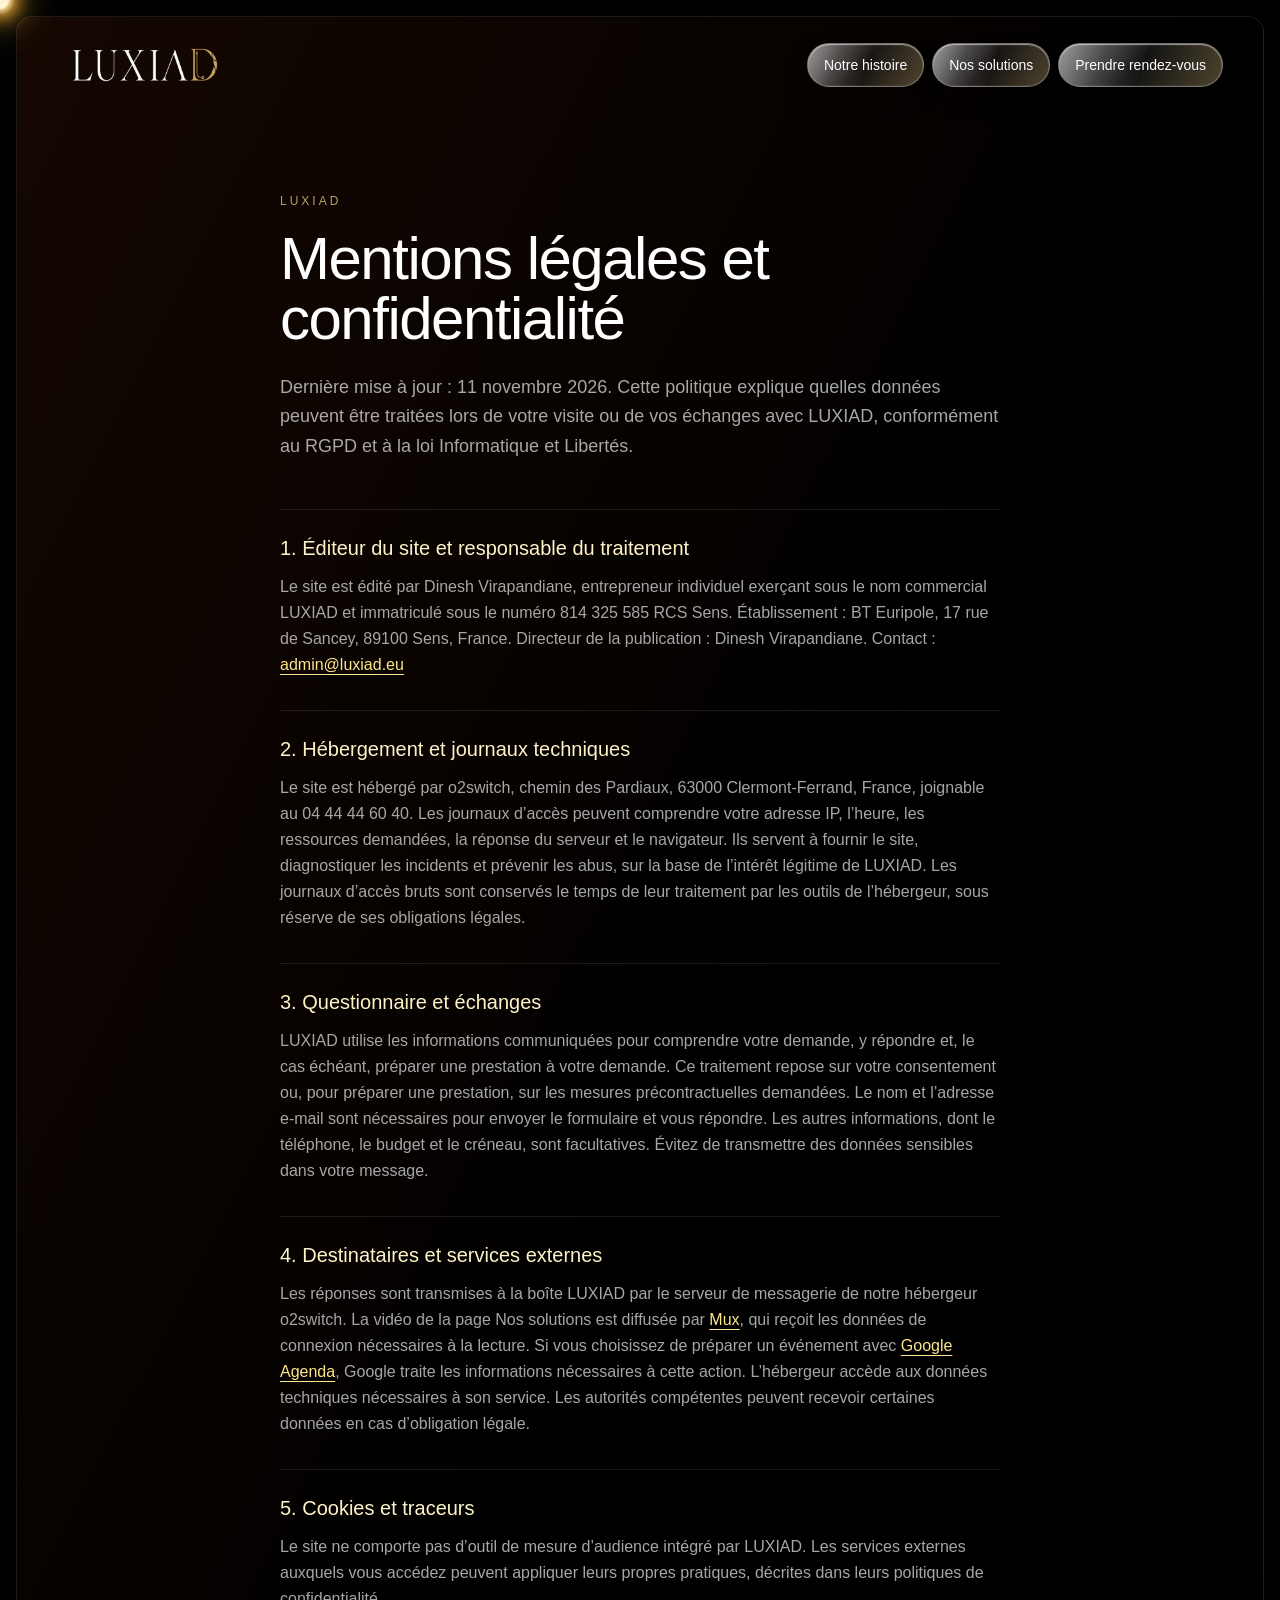
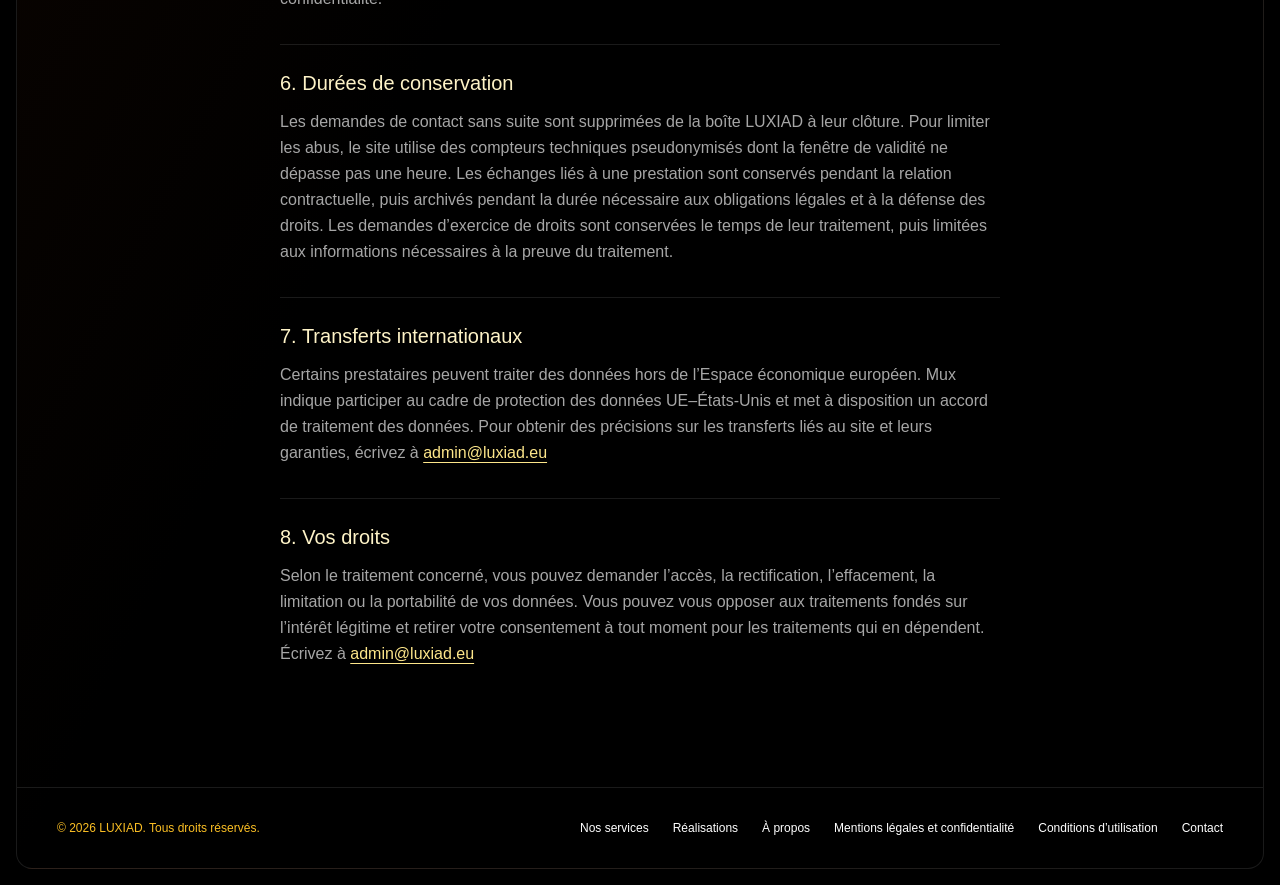
<file: confidentialite/index.html>
<!doctype html>
<html lang="fr">
  <head>
    <meta charset="UTF-8" />
    <meta name="viewport" content="width=device-width, initial-scale=1, viewport-fit=cover" />
    <meta name="theme-color" content="#000000" />
    <meta name="robots" content="index,follow,max-image-preview:large,max-snippet:-1,max-video-preview:-1" />
    <meta name="author" content="LUXIAD — Dinesh Virapandiane" />
    <meta name="geo.region" content="FR-89" />
    <meta name="geo.placename" content="Sens, Bourgogne–Franche-Comté" />
    <title>Mentions légales et confidentialité | LUXIAD</title>
    <meta name="description" content="Identité de l’éditeur, hébergement, traitement des demandes de contact et droits liés aux données personnelles sur luxiad.eu.">
    <link rel="canonical" href="https://luxiad.eu/confidentialite/">
    <meta property="og:title" content="Mentions légales et confidentialité | LUXIAD">
    <meta property="og:description" content="Identité de l’éditeur, hébergement, traitement des demandes de contact et droits liés aux données personnelles sur luxiad.eu.">
    <meta property="og:url" content="https://luxiad.eu/confidentialite/">
    <meta property="og:locale" content="fr_FR">
    <meta property="og:type" content="website">
    <meta property="og:image" content="https://luxiad.eu/videos/luxiad-poster.webp">
    <meta property="og:site_name" content="LUXIAD">
    <meta property="og:image:alt" content="LUXIAD, agence numérique à Sens">
    <meta name="twitter:card" content="summary_large_image">
    <meta name="twitter:title" content="Mentions légales et confidentialité | LUXIAD">
    <meta name="twitter:description" content="Les mentions légales et la politique de confidentialité du site LUXIAD.">
    <meta name="twitter:image" content="https://luxiad.eu/videos/luxiad-poster.webp">
    <script type="application/ld+json">{"@context":"https://schema.org","@graph":[{"@type":"ProfessionalService","@id":"https://luxiad.eu/#luxiad","name":"LUXIAD","url":"https://luxiad.eu/","logo":"https://luxiad.eu/assets/logo-luxiad-PmapHoxa.png","telephone":"+33631776195","email":"admin@luxiad.eu","address":{"@type":"PostalAddress","streetAddress":"BT Euripole, 17 rue de Sancey","addressLocality":"Sens","postalCode":"89100","addressCountry":"FR"},"areaServed":["Sens","Bourgogne–Franche-Comté","France"],"sameAs":["https://x.com/LUXIAD2026","https://www.linkedin.com/in/dinesh-virapandiane-1037b644a/","https://www.facebook.com/profile.php?id=61596016832816"]},{"@type":"WebSite","@id":"https://luxiad.eu/#site","url":"https://luxiad.eu/","name":"LUXIAD","inLanguage":"fr-FR","publisher":{"@id":"https://luxiad.eu/#luxiad"}},{"@type":"BreadcrumbList","itemListElement":[{"@type":"ListItem","position":1,"name":"Accueil","item":"https://luxiad.eu/"},{"@type":"ListItem","position":2,"name":"Confidentialité","item":"https://luxiad.eu/confidentialite/"}]}]}</script>
    <link rel="stylesheet" crossorigin href="/assets/index-DUjmRsNa.css">
    <script defer src="/cursor-effect.js"></script>
    <script defer src="/logo-home-link.js"></script>
    <link rel="stylesheet" href="/footer-theme.css">
  </head>
  <body>
    <div id="root"><link rel="preload" as="image" href="/assets/logo-luxiad-PmapHoxa.png"/><div aria-hidden="true" class="light-orb-cursor is-visible"><span class="light-orb-core"></span></div><div class="min-h-screen bg-black p-3 md:p-4 font-inter text-white"><main class="min-h-[calc(100dvh-2rem)] rounded-2xl border border-white/10 bg-gradient-to-br from-amber-950/30 via-black to-black"><header class="flex flex-wrap items-center justify-between gap-4 px-6 py-6 md:px-10"><a href="/" aria-label="Retour à l’accueil"><img src="/assets/logo-luxiad-PmapHoxa.png" alt="LUXIAD" class="w-44 h-12 object-contain"/></a><nav aria-label="Navigation principale" class="primary-navigation "><div class="primary-navigation-desktop"><a href="/notre-histoire/" class="primary-navigation-link  btn-cut-border "><span>Notre histoire</span></a><a href="/solutions/" class="primary-navigation-link  btn-cut-border "><span>Nos solutions</span></a><a href="/contact/" class="primary-navigation-link  btn-cut "><span>Prendre rendez-vous</span></a></div><button type="button" class="primary-navigation-toggle btn-cut-border" aria-expanded="false" aria-controls="navigation-mobile" aria-label="Ouvrir le menu"><svg xmlns="http://www.w3.org/2000/svg" width="22" height="22" viewBox="0 0 24 24" fill="none" stroke="currentColor" stroke-width="2" stroke-linecap="round" stroke-linejoin="round" class="lucide lucide-menu" aria-hidden="true"><path d="M4 5h16"></path><path d="M4 12h16"></path><path d="M4 19h16"></path></svg><span>Menu</span></button><dialog id="navigation-mobile" class="primary-navigation-dialog" aria-label="Menu principal"><div class="primary-navigation-dialog-panel"><button type="button" class="primary-navigation-close" aria-label="Fermer le menu"><svg xmlns="http://www.w3.org/2000/svg" width="24" height="24" viewBox="0 0 24 24" fill="none" stroke="currentColor" stroke-width="2" stroke-linecap="round" stroke-linejoin="round" class="lucide lucide-x" aria-hidden="true"><path d="M18 6 6 18"></path><path d="m6 6 12 12"></path></svg></button><div class="primary-navigation-mobile-links"><a href="/notre-histoire/" class="primary-navigation-link primary-navigation-mobile-link btn-cut-border "><span>Notre histoire</span></a><a href="/solutions/" class="primary-navigation-link primary-navigation-mobile-link btn-cut-border "><span>Nos solutions</span></a><a href="/contact/" class="primary-navigation-link primary-navigation-mobile-link btn-cut "><span>Prendre rendez-vous</span></a></div></div></dialog></nav></header><article class="mx-auto max-w-3xl px-6 py-12 md:py-20"><p class="mb-5 text-xs uppercase tracking-[.25em] text-amber-200/70">LUXIAD</p><h1 class="text-4xl md:text-6xl tracking-tight leading-tight">Mentions légales et confidentialité</h1><p class="mt-6 text-lg leading-relaxed text-white/65">Dernière mise à jour : 11 novembre 2026. Cette politique explique quelles données peuvent être traitées lors de votre visite ou de vos échanges avec LUXIAD, conformément au RGPD et à la loi Informatique et Libertés.</p><div class="mt-12 space-y-8"><section class="border-t border-white/10 pt-6"><h2 class="text-xl text-amber-100">1. Éditeur du site et responsable du traitement</h2><div class="mt-3 leading-relaxed text-white/65 whitespace-pre-line">Le site est édité par Dinesh Virapandiane, entrepreneur individuel exerçant sous le nom commercial LUXIAD et immatriculé sous le numéro 814 325 585 RCS Sens. Établissement : BT Euripole, 17 rue de Sancey, 89100 Sens, France. Directeur de la publication : Dinesh Virapandiane. Contact : <a href="mailto:admin@luxiad.eu" class="text-amber-200 underline underline-offset-4 hover:text-white transition-colors">admin@luxiad.eu</a></div></section><section class="border-t border-white/10 pt-6"><h2 class="text-xl text-amber-100">2. Hébergement et journaux techniques</h2><div class="mt-3 leading-relaxed text-white/65 whitespace-pre-line">Le site est hébergé par o2switch, chemin des Pardiaux, 63000 Clermont-Ferrand, France, joignable au 04 44 44 60 40. Les journaux d’accès peuvent comprendre votre adresse IP, l’heure, les ressources demandées, la réponse du serveur et le navigateur. Ils servent à fournir le site, diagnostiquer les incidents et prévenir les abus, sur la base de l’intérêt légitime de LUXIAD. Les journaux d’accès bruts sont conservés le temps de leur traitement par les outils de l’hébergeur, sous réserve de ses obligations légales.</div></section><section class="border-t border-white/10 pt-6"><h2 class="text-xl text-amber-100">3. Questionnaire et échanges</h2><div class="mt-3 leading-relaxed text-white/65 whitespace-pre-line">LUXIAD utilise les informations communiquées pour comprendre votre demande, y répondre et, le cas échéant, préparer une prestation à votre demande. Ce traitement repose sur votre consentement ou, pour préparer une prestation, sur les mesures précontractuelles demandées. Le nom et l’adresse e-mail sont nécessaires pour envoyer le formulaire et vous répondre. Les autres informations, dont le téléphone, le budget et le créneau, sont facultatives. Évitez de transmettre des données sensibles dans votre message.</div></section><section class="border-t border-white/10 pt-6"><h2 class="text-xl text-amber-100">4. Destinataires et services externes</h2><div class="mt-3 leading-relaxed text-white/65 whitespace-pre-line">Les réponses sont transmises à la boîte LUXIAD par le serveur de messagerie de notre hébergeur o2switch. La vidéo de la page Nos solutions est diffusée par <a href="https://www.mux.com/privacy" class="text-amber-200 underline underline-offset-4 hover:text-white transition-colors">Mux</a>, qui reçoit les données de connexion nécessaires à la lecture. Si vous choisissez de préparer un événement avec <a href="https://policies.google.com/privacy?hl=fr" class="text-amber-200 underline underline-offset-4 hover:text-white transition-colors">Google Agenda</a>, Google traite les informations nécessaires à cette action. L’hébergeur accède aux données techniques nécessaires à son service. Les autorités compétentes peuvent recevoir certaines données en cas d’obligation légale.</div></section><section class="border-t border-white/10 pt-6"><h2 class="text-xl text-amber-100">5. Cookies et traceurs</h2><div class="mt-3 leading-relaxed text-white/65 whitespace-pre-line">Le site ne comporte pas d’outil de mesure d’audience intégré par LUXIAD. Les services externes auxquels vous accédez peuvent appliquer leurs propres pratiques, décrites dans leurs politiques de confidentialité.</div></section><section class="border-t border-white/10 pt-6"><h2 class="text-xl text-amber-100">6. Durées de conservation</h2><div class="mt-3 leading-relaxed text-white/65 whitespace-pre-line">Les demandes de contact sans suite sont supprimées de la boîte LUXIAD à leur clôture. Pour limiter les abus, le site utilise des compteurs techniques pseudonymisés dont la fenêtre de validité ne dépasse pas une heure. Les échanges liés à une prestation sont conservés pendant la relation contractuelle, puis archivés pendant la durée nécessaire aux obligations légales et à la défense des droits. Les demandes d’exercice de droits sont conservées le temps de leur traitement, puis limitées aux informations nécessaires à la preuve du traitement.</div></section><section class="border-t border-white/10 pt-6"><h2 class="text-xl text-amber-100">7. Transferts internationaux</h2><div class="mt-3 leading-relaxed text-white/65 whitespace-pre-line">Certains prestataires peuvent traiter des données hors de l’Espace économique européen. Mux indique participer au cadre de protection des données UE–États-Unis et met à disposition un accord de traitement des données. Pour obtenir des précisions sur les transferts liés au site et leurs garanties, écrivez à <a href="mailto:admin@luxiad.eu" class="text-amber-200 underline underline-offset-4 hover:text-white transition-colors">admin@luxiad.eu</a></div></section><section class="border-t border-white/10 pt-6"><h2 class="text-xl text-amber-100">8. Vos droits</h2><div class="mt-3 leading-relaxed text-white/65 whitespace-pre-line">Selon le traitement concerné, vous pouvez demander l’accès, la rectification, l’effacement, la limitation ou la portabilité de vos données. Vous pouvez vous opposer aux traitements fondés sur l’intérêt légitime et retirer votre consentement à tout moment pour les traitements qui en dépendent. Écrivez à <a href="mailto:admin@luxiad.eu" class="text-amber-200 underline underline-offset-4 hover:text-white transition-colors">admin@luxiad.eu</a></div></section></div></article><footer class="mt-10 border-t border-white/10 px-6 pb-8 pt-8 flex flex-col items-center justify-between gap-4 md:flex-row md:px-10 "><p class="text-xs font-body font-light text-white/40">© 2026 LUXIAD. Tous droits réservés.</p><nav aria-label="Informations" class="flex flex-wrap justify-center items-center gap-6"><a href="/solutions/" class="text-xs font-body font-light text-white/40 transition-colors hover:text-white/70">Nos services</a><a href="/realisations/" class="text-xs font-body font-light text-white/40 transition-colors hover:text-white/70">Réalisations</a><a href="/a-propos/" class="text-xs font-body font-light text-white/40 transition-colors hover:text-white/70">À propos</a><a href="/confidentialite/" class="text-xs font-body font-light text-white/40 transition-colors hover:text-white/70">Mentions légales et confidentialité</a><a href="/conditions/" class="text-xs font-body font-light text-white/40 transition-colors hover:text-white/70">Conditions d’utilisation</a><a href="/contact/" class="text-xs font-body font-light text-white/40 transition-colors hover:text-white/70">Contact</a></nav></footer></main></div></div>
  </body>
</html>
</file>
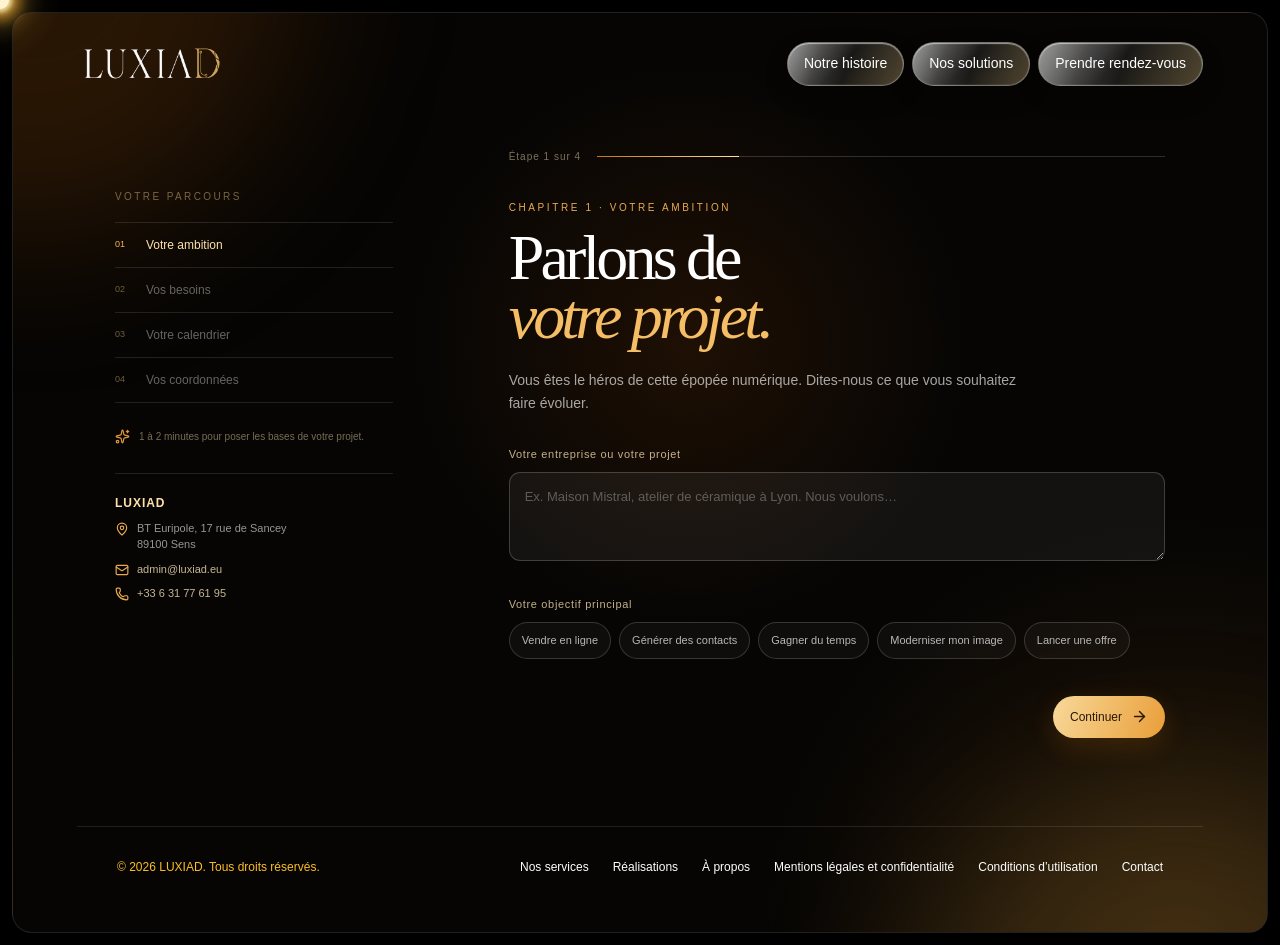
<file: contact/index.html>
<!doctype html>
<html lang="fr">
  <head>
    <meta charset="UTF-8" />
    <meta name="viewport" content="width=device-width, initial-scale=1, viewport-fit=cover" />
    <meta name="theme-color" content="#000000" />
    <meta name="robots" content="index,follow,max-image-preview:large,max-snippet:-1,max-video-preview:-1" />
    <meta name="author" content="LUXIAD — Dinesh Virapandiane" />
    <meta name="geo.region" content="FR-89" />
    <meta name="geo.placename" content="Sens, Bourgogne–Franche-Comté" />
    <title>Contact et rendez-vous à Sens | LUXIAD</title>
    <meta name="description" content="Décrivez votre projet de site web, d’automatisation, d’IA ou de design à LUXIAD. Contactez notre atelier numérique à Sens.">
    <link rel="canonical" href="https://luxiad.eu/contact/">
    <meta property="og:title" content="Contact et rendez-vous à Sens | LUXIAD">
    <meta property="og:description" content="Décrivez votre projet de site web, d’automatisation, d’IA ou de design à LUXIAD. Contactez notre atelier numérique à Sens.">
    <meta property="og:url" content="https://luxiad.eu/contact/">
    <meta property="og:locale" content="fr_FR">
    <meta property="og:type" content="website">
    <meta property="og:image" content="https://luxiad.eu/videos/luxiad-poster.webp">
    <meta property="og:site_name" content="LUXIAD">
    <meta property="og:image:alt" content="LUXIAD, agence numérique à Sens">
    <meta name="twitter:card" content="summary_large_image">
    <meta name="twitter:title" content="Contact et rendez-vous à Sens | LUXIAD">
    <meta name="twitter:description" content="Parlez de votre projet web, IA, automatisation ou identité visuelle avec LUXIAD à Sens.">
    <meta name="twitter:image" content="https://luxiad.eu/videos/luxiad-poster.webp">
    <script type="application/ld+json">{"@context":"https://schema.org","@graph":[{"@type":"ProfessionalService","@id":"https://luxiad.eu/#luxiad","name":"LUXIAD","url":"https://luxiad.eu/","logo":"https://luxiad.eu/assets/logo-luxiad-PmapHoxa.png","telephone":"+33631776195","email":"admin@luxiad.eu","address":{"@type":"PostalAddress","streetAddress":"BT Euripole, 17 rue de Sancey","addressLocality":"Sens","postalCode":"89100","addressCountry":"FR"},"areaServed":["Sens","Bourgogne–Franche-Comté","France"],"sameAs":["https://x.com/LUXIAD2026","https://www.linkedin.com/in/dinesh-virapandiane-1037b644a/","https://www.facebook.com/profile.php?id=61596016832816"]},{"@type":"WebSite","@id":"https://luxiad.eu/#site","url":"https://luxiad.eu/","name":"LUXIAD","inLanguage":"fr-FR","publisher":{"@id":"https://luxiad.eu/#luxiad"}},{"@type":"BreadcrumbList","itemListElement":[{"@type":"ListItem","position":1,"name":"Accueil","item":"https://luxiad.eu/"},{"@type":"ListItem","position":2,"name":"Contact","item":"https://luxiad.eu/contact/"}]}]}</script>
    <link rel="stylesheet" crossorigin href="/assets/index-DCCZoLvA.css">
    <script defer src="/cursor-effect.js"></script>
    <script defer src="/logo-home-link.js"></script>
    <link rel="stylesheet" href="/footer-theme.css">
  </head>
  <body>
    <div id="root"><link rel="preload" as="image" href="/assets/logo-luxiad-PmapHoxa.png"/><div aria-hidden="true" class="light-orb-cursor is-visible"><span class="light-orb-core"></span></div><div class="contact-page"><main class="contact-shell"><div class="contact-glow contact-glow-one"></div><div class="contact-glow contact-glow-two"></div><header class="contact-header"><button class="contact-logo" aria-label="Retour à l’accueil"><img src="/assets/logo-luxiad-PmapHoxa.png" alt="Luxiad"/></button><nav aria-label="Navigation principale" class="primary-navigation "><div class="primary-navigation-desktop"><a href="/notre-histoire/" class="primary-navigation-link  btn-cut-border "><span>Notre histoire</span></a><a href="/solutions/" class="primary-navigation-link  btn-cut-border "><span>Nos solutions</span></a><a href="/contact/" aria-current="page" class="primary-navigation-link  btn-cut border-amber-200/70 bg-white/15 text-amber-100"><span>Prendre rendez-vous</span></a></div><button type="button" class="primary-navigation-toggle btn-cut-border" aria-expanded="false" aria-controls="navigation-mobile" aria-label="Ouvrir le menu"><svg xmlns="http://www.w3.org/2000/svg" width="22" height="22" viewBox="0 0 24 24" fill="none" stroke="currentColor" stroke-width="2" stroke-linecap="round" stroke-linejoin="round" class="lucide lucide-menu" aria-hidden="true"><path d="M4 5h16"></path><path d="M4 12h16"></path><path d="M4 19h16"></path></svg><span>Menu</span></button><dialog id="navigation-mobile" class="primary-navigation-dialog" aria-label="Menu principal"><div class="primary-navigation-dialog-panel"><button type="button" class="primary-navigation-close" aria-label="Fermer le menu"><svg xmlns="http://www.w3.org/2000/svg" width="24" height="24" viewBox="0 0 24 24" fill="none" stroke="currentColor" stroke-width="2" stroke-linecap="round" stroke-linejoin="round" class="lucide lucide-x" aria-hidden="true"><path d="M18 6 6 18"></path><path d="m6 6 12 12"></path></svg></button><div class="primary-navigation-mobile-links"><a href="/notre-histoire/" class="primary-navigation-link primary-navigation-mobile-link btn-cut-border "><span>Notre histoire</span></a><a href="/solutions/" class="primary-navigation-link primary-navigation-mobile-link btn-cut-border "><span>Nos solutions</span></a><a href="/contact/" aria-current="page" class="primary-navigation-link primary-navigation-mobile-link btn-cut border-amber-200/70 bg-white/15 text-amber-100"><span>Prendre rendez-vous</span></a></div></div></dialog></nav></header><form class="contact-layout"><aside class="contact-aside"><p>Votre parcours</p><button type="button" class="is-active"><b>01</b><span>Votre ambition</span></button><button type="button" class=""><b>02</b><span>Vos besoins</span></button><button type="button" class=""><b>03</b><span>Votre calendrier</span></button><button type="button" class=""><b>04</b><span>Vos coordonnées</span></button><div class="contact-note"><svg xmlns="http://www.w3.org/2000/svg" width="15" height="15" viewBox="0 0 24 24" fill="none" stroke="currentColor" stroke-width="2" stroke-linecap="round" stroke-linejoin="round" class="lucide lucide-sparkles lucide-stars" aria-hidden="true"><path d="M11.017 2.814a1 1 0 0 1 1.966 0l1.051 5.558a2 2 0 0 0 1.594 1.594l5.558 1.051a1 1 0 0 1 0 1.966l-5.558 1.051a2 2 0 0 0-1.594 1.594l-1.051 5.558a1 1 0 0 1-1.966 0l-1.051-5.558a2 2 0 0 0-1.594-1.594l-5.558-1.051a1 1 0 0 1 0-1.966l5.558-1.051a2 2 0 0 0 1.594-1.594z"></path><path d="M20 2v4"></path><path d="M22 4h-4"></path><circle cx="4" cy="20" r="2"></circle></svg><span>1 à 2 minutes pour poser les bases de votre projet.</span></div><address class="contact-details"><strong>LUXIAD</strong><span><svg xmlns="http://www.w3.org/2000/svg" width="14" height="14" viewBox="0 0 24 24" fill="none" stroke="currentColor" stroke-width="2" stroke-linecap="round" stroke-linejoin="round" class="lucide lucide-map-pin" aria-hidden="true"><path d="M20 10c0 4.993-5.539 10.193-7.399 11.799a1 1 0 0 1-1.202 0C9.539 20.193 4 14.993 4 10a8 8 0 0 1 16 0"></path><circle cx="12" cy="10" r="3"></circle></svg>BT Euripole, 17 rue de Sancey<br/>89100 Sens</span><a href="mailto:admin@luxiad.eu"><svg xmlns="http://www.w3.org/2000/svg" width="14" height="14" viewBox="0 0 24 24" fill="none" stroke="currentColor" stroke-width="2" stroke-linecap="round" stroke-linejoin="round" class="lucide lucide-mail" aria-hidden="true"><path d="m22 7-8.991 5.727a2 2 0 0 1-2.009 0L2 7"></path><rect x="2" y="4" width="20" height="16" rx="2"></rect></svg>admin@luxiad.eu</a><a href="tel:+33631776195"><svg xmlns="http://www.w3.org/2000/svg" width="14" height="14" viewBox="0 0 24 24" fill="none" stroke="currentColor" stroke-width="2" stroke-linecap="round" stroke-linejoin="round" class="lucide lucide-phone" aria-hidden="true"><path d="M13.832 16.568a1 1 0 0 0 1.213-.303l.355-.465A2 2 0 0 1 17 15h3a2 2 0 0 1 2 2v3a2 2 0 0 1-2 2A18 18 0 0 1 2 4a2 2 0 0 1 2-2h3a2 2 0 0 1 2 2v3a2 2 0 0 1-.8 1.6l-.468.351a1 1 0 0 0-.292 1.233 14 14 0 0 0 6.392 6.384"></path></svg>+33 6 31 77 61 95</a></address></aside><section class="contact-content"><div class="contact-progress"><span>Étape <!-- -->1<!-- --> sur 4</span><div><i style="width:25%"></i></div></div><div class="contact-step-copy"><p class="contact-kicker">Chapitre 1 · Votre ambition</p><h1>Parlons de<br/><em>votre projet.</em></h1><p class="contact-lead">Vous êtes le héros de cette épopée numérique. Dites-nous ce que vous souhaitez faire évoluer.</p><label class="contact-label" for="project">Votre entreprise ou votre projet</label><textarea id="project" placeholder="Ex. Maison Mistral, atelier de céramique à Lyon. Nous voulons…" rows="3" class="contact-textarea"></textarea><p id="objective-label" class="contact-label mt-7">Votre objectif principal</p><div class="contact-options" role="group" aria-labelledby="objective-label"><button type="button" aria-pressed="false" class="contact-option ">Vendre en ligne</button><button type="button" aria-pressed="false" class="contact-option ">Générer des contacts</button><button type="button" aria-pressed="false" class="contact-option ">Gagner du temps</button><button type="button" aria-pressed="false" class="contact-option ">Moderniser mon image</button><button type="button" aria-pressed="false" class="contact-option ">Lancer une offre</button></div></div><div class="contact-actions"><span></span><button type="button" class="contact-next">Continuer <svg xmlns="http://www.w3.org/2000/svg" width="17" height="17" viewBox="0 0 24 24" fill="none" stroke="currentColor" stroke-width="2" stroke-linecap="round" stroke-linejoin="round" class="lucide lucide-arrow-right" aria-hidden="true"><path d="M5 12h14"></path><path d="m12 5 7 7-7 7"></path></svg></button></div></section></form><footer class="mt-10 border-t border-white/10 px-6 pb-8 pt-8 flex flex-col items-center justify-between gap-4 md:flex-row md:px-10 "><p class="text-xs font-body font-light text-white/40">© 2026 LUXIAD. Tous droits réservés.</p><nav aria-label="Informations" class="flex flex-wrap justify-center items-center gap-6"><a href="/solutions/" class="text-xs font-body font-light text-white/40 transition-colors hover:text-white/70">Nos services</a><a href="/realisations/" class="text-xs font-body font-light text-white/40 transition-colors hover:text-white/70">Réalisations</a><a href="/a-propos/" class="text-xs font-body font-light text-white/40 transition-colors hover:text-white/70">À propos</a><a href="/confidentialite/" class="text-xs font-body font-light text-white/40 transition-colors hover:text-white/70">Mentions légales et confidentialité</a><a href="/conditions/" class="text-xs font-body font-light text-white/40 transition-colors hover:text-white/70">Conditions d’utilisation</a><a href="/contact/" class="text-xs font-body font-light text-white/40 transition-colors hover:text-white/70">Contact</a></nav></footer></main></div></div>
  </body>
</html>
</file>
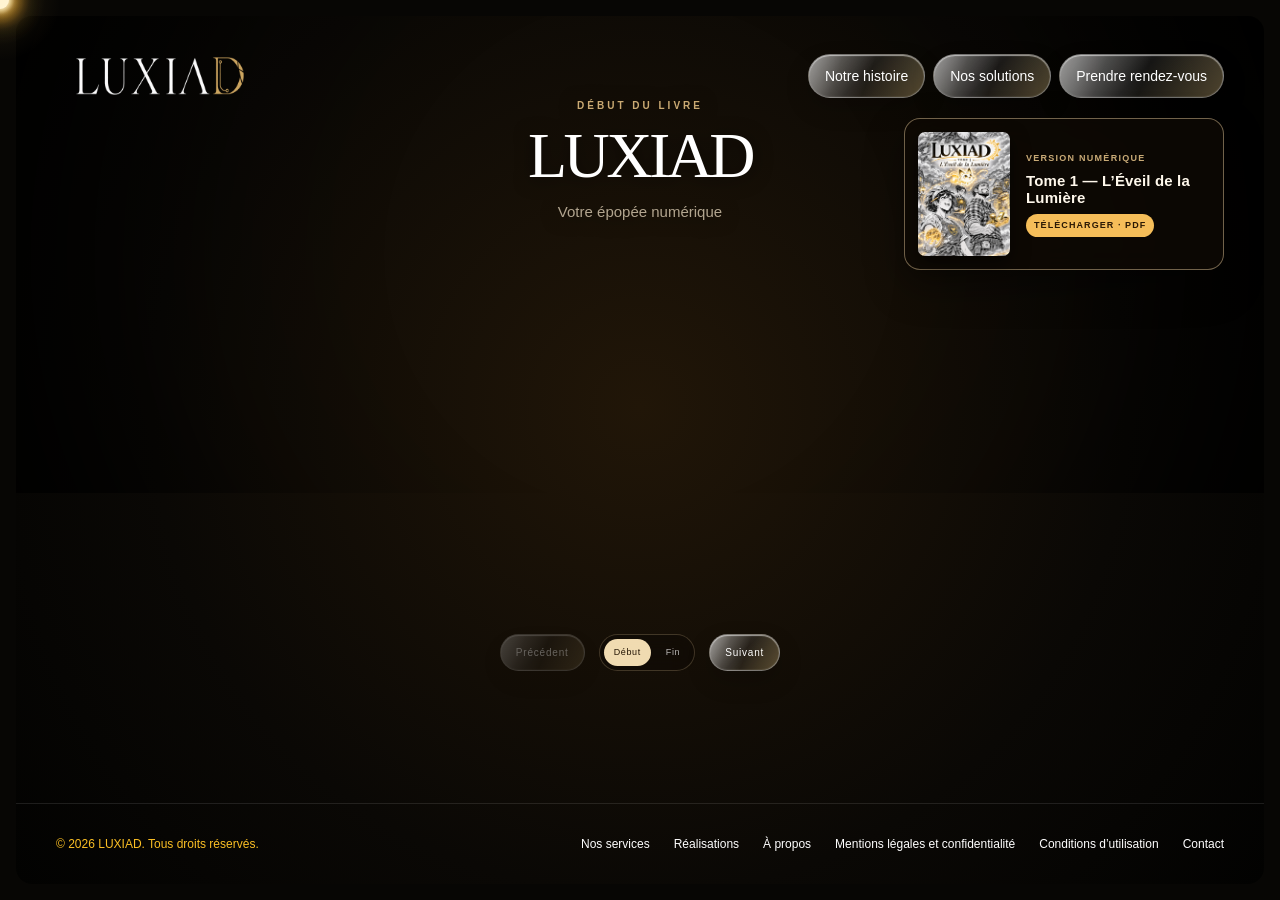
<file: notre-histoire/index.html>
<!doctype html>
<html lang="fr">
  <head>
    <meta charset="UTF-8" />
    <meta name="viewport" content="width=device-width, initial-scale=1, viewport-fit=cover" />
    <meta name="theme-color" content="#000000" />
    <meta name="robots" content="index,follow,max-image-preview:large,max-snippet:-1,max-video-preview:-1" />
    <meta name="author" content="LUXIAD — Dinesh Virapandiane" />
    <meta name="geo.region" content="FR-89" />
    <meta name="geo.placename" content="Sens, Bourgogne–Franche-Comté" />
    <title>Notre histoire et livre interactif | LUXIAD</title>
    <meta name="description" content="Découvrez L’Éveil de la Lumière, la bande dessinée de LUXIAD, dans un livre interactif ou en PDF.">
    <link rel="canonical" href="https://luxiad.eu/notre-histoire/">
    <meta property="og:title" content="Notre histoire et livre interactif | LUXIAD">
    <meta property="og:description" content="Découvrez L’Éveil de la Lumière, la bande dessinée de LUXIAD, dans un livre interactif ou en PDF.">
    <meta property="og:url" content="https://luxiad.eu/notre-histoire/">
    <meta property="og:locale" content="fr_FR">
    <meta property="og:type" content="website">
    <meta property="og:image" content="https://luxiad.eu/videos/luxiad-poster.webp">
    <meta property="og:site_name" content="LUXIAD">
    <meta property="og:image:alt" content="L’histoire et le livre interactif de LUXIAD">
    <meta name="twitter:card" content="summary_large_image">
    <meta name="twitter:title" content="Notre histoire et livre interactif | LUXIAD">
    <meta name="twitter:description" content="Découvrez L’Éveil de la Lumière, la bande dessinée interactive de LUXIAD.">
    <meta name="twitter:image" content="https://luxiad.eu/videos/luxiad-poster.webp">
    <script type="application/ld+json">{"@context":"https://schema.org","@graph":[{"@type":"ProfessionalService","@id":"https://luxiad.eu/#luxiad","name":"LUXIAD","url":"https://luxiad.eu/","logo":"https://luxiad.eu/assets/logo-luxiad-PmapHoxa.png","telephone":"+33631776195","email":"admin@luxiad.eu","address":{"@type":"PostalAddress","streetAddress":"BT Euripole, 17 rue de Sancey","addressLocality":"Sens","postalCode":"89100","addressCountry":"FR"},"areaServed":["Sens","Bourgogne–Franche-Comté","France"],"sameAs":["https://x.com/LUXIAD2026","https://www.linkedin.com/in/dinesh-virapandiane-1037b644a/","https://www.facebook.com/profile.php?id=61596016832816"]},{"@type":"WebSite","@id":"https://luxiad.eu/#site","url":"https://luxiad.eu/","name":"LUXIAD","inLanguage":"fr-FR","publisher":{"@id":"https://luxiad.eu/#luxiad"}},{"@type":"BreadcrumbList","itemListElement":[{"@type":"ListItem","position":1,"name":"Accueil","item":"https://luxiad.eu/"},{"@type":"ListItem","position":2,"name":"Notre histoire","item":"https://luxiad.eu/notre-histoire/"}]}]}</script>
	    <script>
	      if (!window.location.hash) window.location.hash = '#histoire'
	    </script>
		    <link rel="stylesheet" crossorigin href="/assets/index-DCCZoLvA.css">
	    <script type="module" crossorigin src="/assets/index-B6oec0Wk.js"></script>
	    <script defer src="/cursor-effect.js"></script>
	    <script defer src="/logo-home-link.js"></script>
	    <script defer src="/notre-histoire-fixes.js"></script>
	    <link rel="stylesheet" href="/footer-theme.css">
  </head>
  <body>
	    <div id="root"></div>
  </body>
</html>
</file>
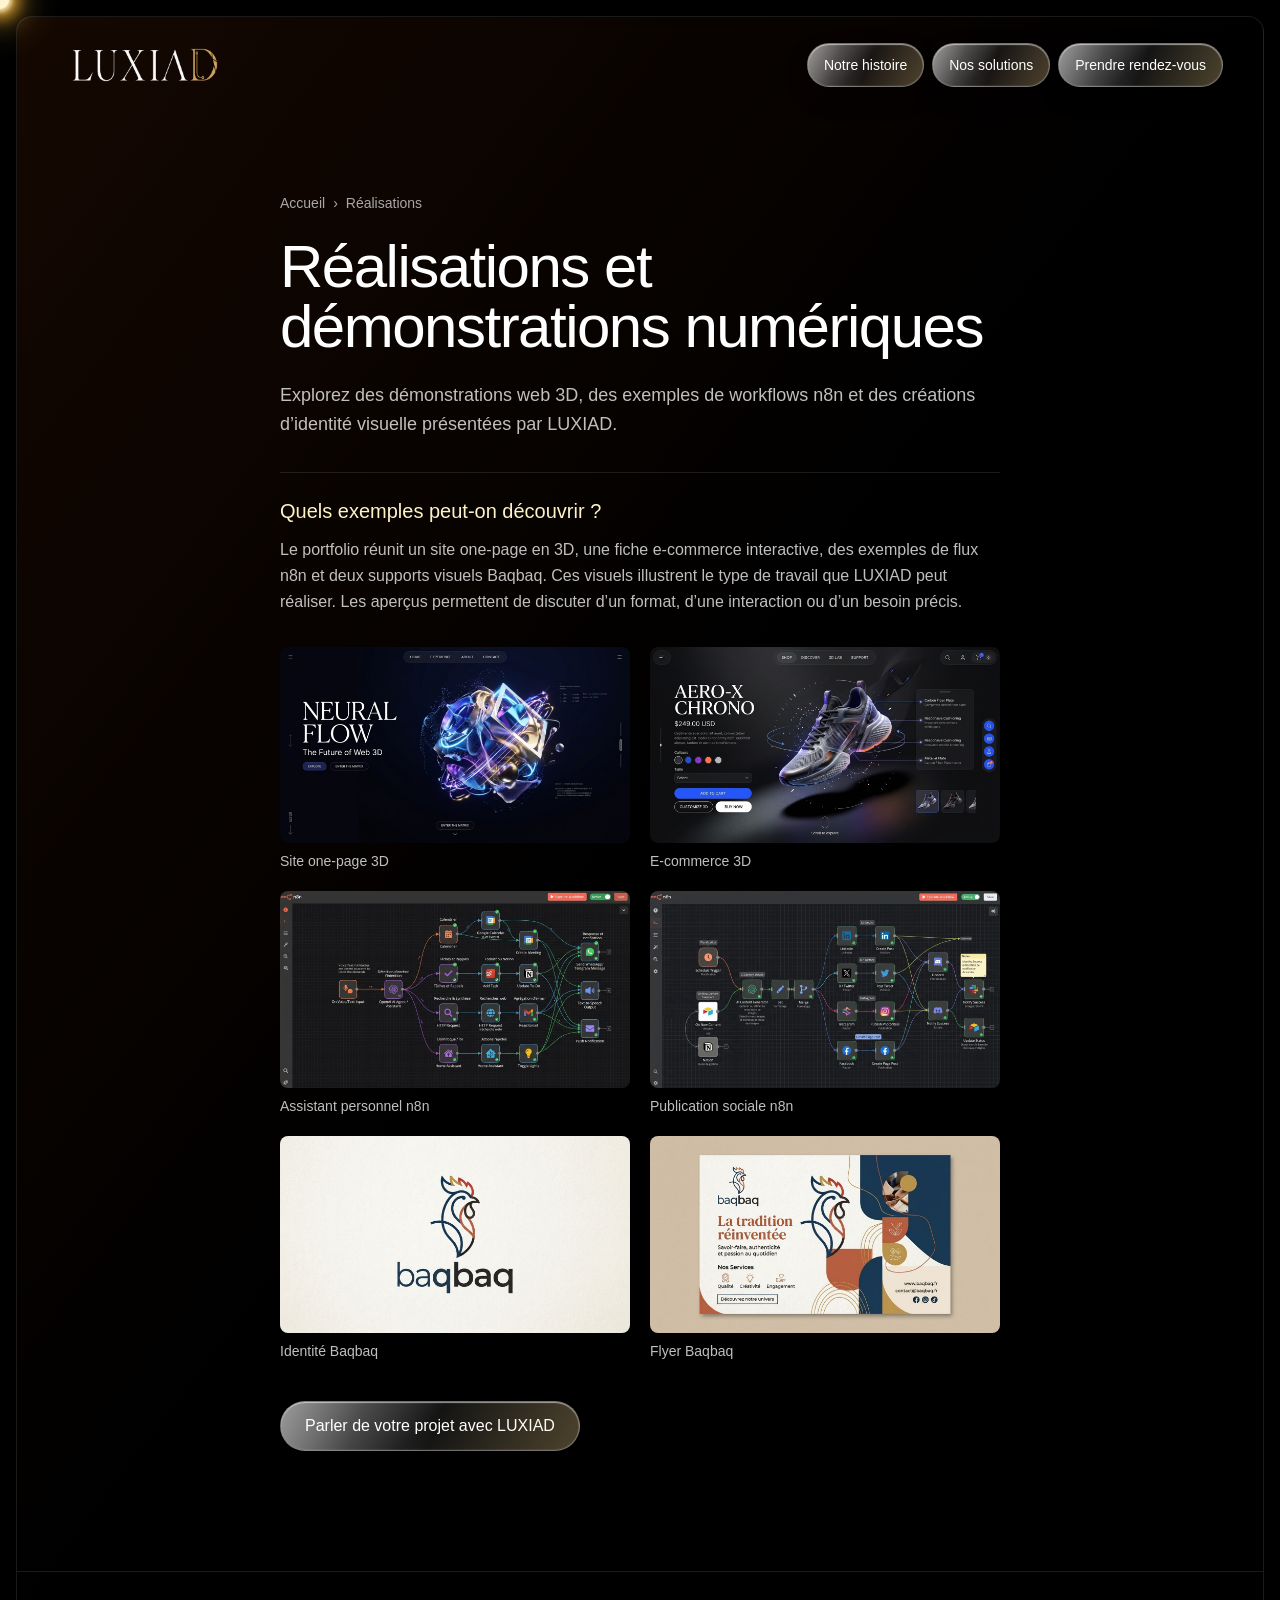
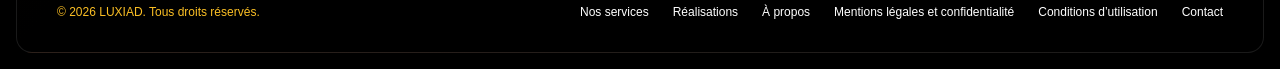
<file: realisations/index.html>
<!doctype html>
<html lang="fr">
  <head>
    <meta charset="UTF-8" />
    <meta name="viewport" content="width=device-width, initial-scale=1, viewport-fit=cover" />
    <meta name="theme-color" content="#000000" />
    <meta name="robots" content="index,follow,max-image-preview:large,max-snippet:-1,max-video-preview:-1" />
    <meta name="author" content="LUXIAD — Dinesh Virapandiane" />
    <meta name="geo.region" content="FR-89" />
    <meta name="geo.placename" content="Sens, Bourgogne–Franche-Comté" />
    <title>Réalisations et démonstrations numériques | LUXIAD</title>
    <meta name="description" content="Explorez des démonstrations web 3D, des exemples de workflows n8n et des créations d’identité visuelle présentées par LUXIAD.">
    <link rel="canonical" href="https://luxiad.eu/realisations/">
    <meta property="og:title" content="Réalisations et démonstrations numériques | LUXIAD">
    <meta property="og:description" content="Explorez des démonstrations web 3D, des exemples de workflows n8n et des créations d’identité visuelle présentées par LUXIAD.">
    <meta property="og:url" content="https://luxiad.eu/realisations/">
    <meta property="og:locale" content="fr_FR">
    <meta property="og:type" content="website">
    <meta property="og:image" content="https://luxiad.eu/videos/luxiad-poster.webp">
    <meta property="og:site_name" content="LUXIAD">
    <meta property="og:image:alt" content="Réalisations numériques de LUXIAD">
    <meta name="twitter:card" content="summary_large_image">
    <meta name="twitter:title" content="Réalisations et démonstrations numériques | LUXIAD">
    <meta name="twitter:description" content="Découvrez les démonstrations web, IA, automatisation et identité visuelle de LUXIAD.">
    <meta name="twitter:image" content="https://luxiad.eu/videos/luxiad-poster.webp">
    <script type="application/ld+json">{"@context":"https://schema.org","@graph":[{"@type":"ProfessionalService","@id":"https://luxiad.eu/#luxiad","name":"LUXIAD","url":"https://luxiad.eu/","logo":"https://luxiad.eu/assets/logo-luxiad-PmapHoxa.png","telephone":"+33631776195","email":"admin@luxiad.eu","address":{"@type":"PostalAddress","streetAddress":"BT Euripole, 17 rue de Sancey","addressLocality":"Sens","postalCode":"89100","addressCountry":"FR"},"areaServed":["Sens","Bourgogne–Franche-Comté","France"],"sameAs":["https://x.com/LUXIAD2026","https://www.linkedin.com/in/dinesh-virapandiane-1037b644a/","https://www.facebook.com/profile.php?id=61596016832816"]},{"@type":"WebSite","@id":"https://luxiad.eu/#site","url":"https://luxiad.eu/","name":"LUXIAD","inLanguage":"fr-FR","publisher":{"@id":"https://luxiad.eu/#luxiad"}},{"@type":"BreadcrumbList","itemListElement":[{"@type":"ListItem","position":1,"name":"Accueil","item":"https://luxiad.eu/"},{"@type":"ListItem","position":2,"name":"Réalisations","item":"https://luxiad.eu/realisations/"}]}]}</script>
    <link rel="stylesheet" crossorigin href="/assets/index-DCCZoLvA.css">
    <script defer src="/cursor-effect.js"></script>
    <script defer src="/logo-home-link.js"></script>
    <link rel="stylesheet" href="/footer-theme.css">
  </head>
  <body>
    <div id="root"><link rel="preload" as="image" href="/assets/logo-luxiad-PmapHoxa.png"/><div aria-hidden="true" class="light-orb-cursor is-visible"><span class="light-orb-core"></span></div><div class="min-h-screen bg-black p-3 text-white md:p-4"><main class="rounded-2xl border border-white/10 bg-gradient-to-br from-amber-950/30 via-black to-black"><header class="flex flex-wrap items-center justify-between gap-4 px-6 py-6 md:px-10"><a href="/" aria-label="Retour à l’accueil"><img src="/assets/logo-luxiad-PmapHoxa.png" alt="LUXIAD" class="h-12 w-44 object-contain"/></a><nav aria-label="Navigation principale" class="primary-navigation "><div class="primary-navigation-desktop"><a href="/notre-histoire/" class="primary-navigation-link  btn-cut-border "><span>Notre histoire</span></a><a href="/solutions/" class="primary-navigation-link  btn-cut-border "><span>Nos solutions</span></a><a href="/contact/" class="primary-navigation-link  btn-cut "><span>Prendre rendez-vous</span></a></div><button type="button" class="primary-navigation-toggle btn-cut-border" aria-expanded="false" aria-controls="navigation-mobile" aria-label="Ouvrir le menu"><svg xmlns="http://www.w3.org/2000/svg" width="22" height="22" viewBox="0 0 24 24" fill="none" stroke="currentColor" stroke-width="2" stroke-linecap="round" stroke-linejoin="round" class="lucide lucide-menu" aria-hidden="true"><path d="M4 5h16"></path><path d="M4 12h16"></path><path d="M4 19h16"></path></svg><span>Menu</span></button><dialog id="navigation-mobile" class="primary-navigation-dialog" aria-label="Menu principal"><div class="primary-navigation-dialog-panel"><button type="button" class="primary-navigation-close" aria-label="Fermer le menu"><svg xmlns="http://www.w3.org/2000/svg" width="24" height="24" viewBox="0 0 24 24" fill="none" stroke="currentColor" stroke-width="2" stroke-linecap="round" stroke-linejoin="round" class="lucide lucide-x" aria-hidden="true"><path d="M18 6 6 18"></path><path d="m6 6 12 12"></path></svg></button><div class="primary-navigation-mobile-links"><a href="/notre-histoire/" class="primary-navigation-link primary-navigation-mobile-link btn-cut-border "><span>Notre histoire</span></a><a href="/solutions/" class="primary-navigation-link primary-navigation-mobile-link btn-cut-border "><span>Nos solutions</span></a><a href="/contact/" class="primary-navigation-link primary-navigation-mobile-link btn-cut "><span>Prendre rendez-vous</span></a></div></div></dialog></nav></header><article class="mx-auto max-w-3xl px-6 py-12 md:py-20"><nav aria-label="Fil d’Ariane" class="mb-6 flex flex-wrap gap-2 text-sm text-white/65"><a href="/">Accueil</a><span aria-hidden="true">›</span><span aria-current="page">Réalisations</span></nav><h1 class="text-4xl leading-tight tracking-tight md:text-6xl">Réalisations et démonstrations numériques</h1><p class="mt-6 text-lg leading-relaxed text-white/75">Explorez des démonstrations web 3D, des exemples de workflows n8n et des créations d’identité visuelle présentées par LUXIAD.</p><section class="mt-8 border-t border-white/10 pt-6"><h2 class="text-xl text-amber-100">Quels exemples peut-on découvrir ?</h2><p class="mt-3 leading-relaxed text-white/75">Le portfolio réunit un site one-page en 3D, une fiche e-commerce interactive, des exemples de flux n8n et deux supports visuels Baqbaq. Ces visuels illustrent le type de travail que LUXIAD peut réaliser. Les aperçus permettent de discuter d’un format, d’une interaction ou d’un besoin précis.</p></section><ul class="mt-8 grid gap-5 sm:grid-cols-2"><li><figure><img src="/distill/one-page-threejs.png" alt="Site one-page 3D" loading="lazy" class="aspect-video w-full rounded-lg object-cover"/><figcaption class="mt-2 text-sm text-white/75">Site one-page 3D</figcaption></figure></li><li><figure><img src="/distill/ecommerce-threejs.png" alt="E-commerce 3D" loading="lazy" class="aspect-video w-full rounded-lg object-cover"/><figcaption class="mt-2 text-sm text-white/75">E-commerce 3D</figcaption></figure></li><li><figure><img src="/distill/n8n-assistant.png" alt="Assistant personnel n8n" loading="lazy" class="aspect-video w-full rounded-lg object-cover"/><figcaption class="mt-2 text-sm text-white/75">Assistant personnel n8n</figcaption></figure></li><li><figure><img src="/distill/n8n-social.png" alt="Publication sociale n8n" loading="lazy" class="aspect-video w-full rounded-lg object-cover"/><figcaption class="mt-2 text-sm text-white/75">Publication sociale n8n</figcaption></figure></li><li><figure><img src="/distill/baqbaq-logo.png" alt="Identité Baqbaq" loading="lazy" class="aspect-video w-full rounded-lg object-cover"/><figcaption class="mt-2 text-sm text-white/75">Identité Baqbaq</figcaption></figure></li><li><figure><img src="/distill/baqbaq-flyer.png" alt="Flyer Baqbaq" loading="lazy" class="aspect-video w-full rounded-lg object-cover"/><figcaption class="mt-2 text-sm text-white/75">Flyer Baqbaq</figcaption></figure></li></ul><a class="btn-cut mt-10 inline-flex px-6 py-3" href="/contact/">Parler de votre projet avec LUXIAD</a></article><footer class="mt-10 border-t border-white/10 px-6 pb-8 pt-8 flex flex-col items-center justify-between gap-4 md:flex-row md:px-10 "><p class="text-xs font-body font-light text-white/40">© 2026 LUXIAD. Tous droits réservés.</p><nav aria-label="Informations" class="flex flex-wrap justify-center items-center gap-6"><a href="/solutions/" class="text-xs font-body font-light text-white/40 transition-colors hover:text-white/70">Nos services</a><a href="/realisations/" class="text-xs font-body font-light text-white/40 transition-colors hover:text-white/70">Réalisations</a><a href="/a-propos/" class="text-xs font-body font-light text-white/40 transition-colors hover:text-white/70">À propos</a><a href="/confidentialite/" class="text-xs font-body font-light text-white/40 transition-colors hover:text-white/70">Mentions légales et confidentialité</a><a href="/conditions/" class="text-xs font-body font-light text-white/40 transition-colors hover:text-white/70">Conditions d’utilisation</a><a href="/contact/" class="text-xs font-body font-light text-white/40 transition-colors hover:text-white/70">Contact</a></nav></footer></main></div></div>
  </body>
</html>
</file>
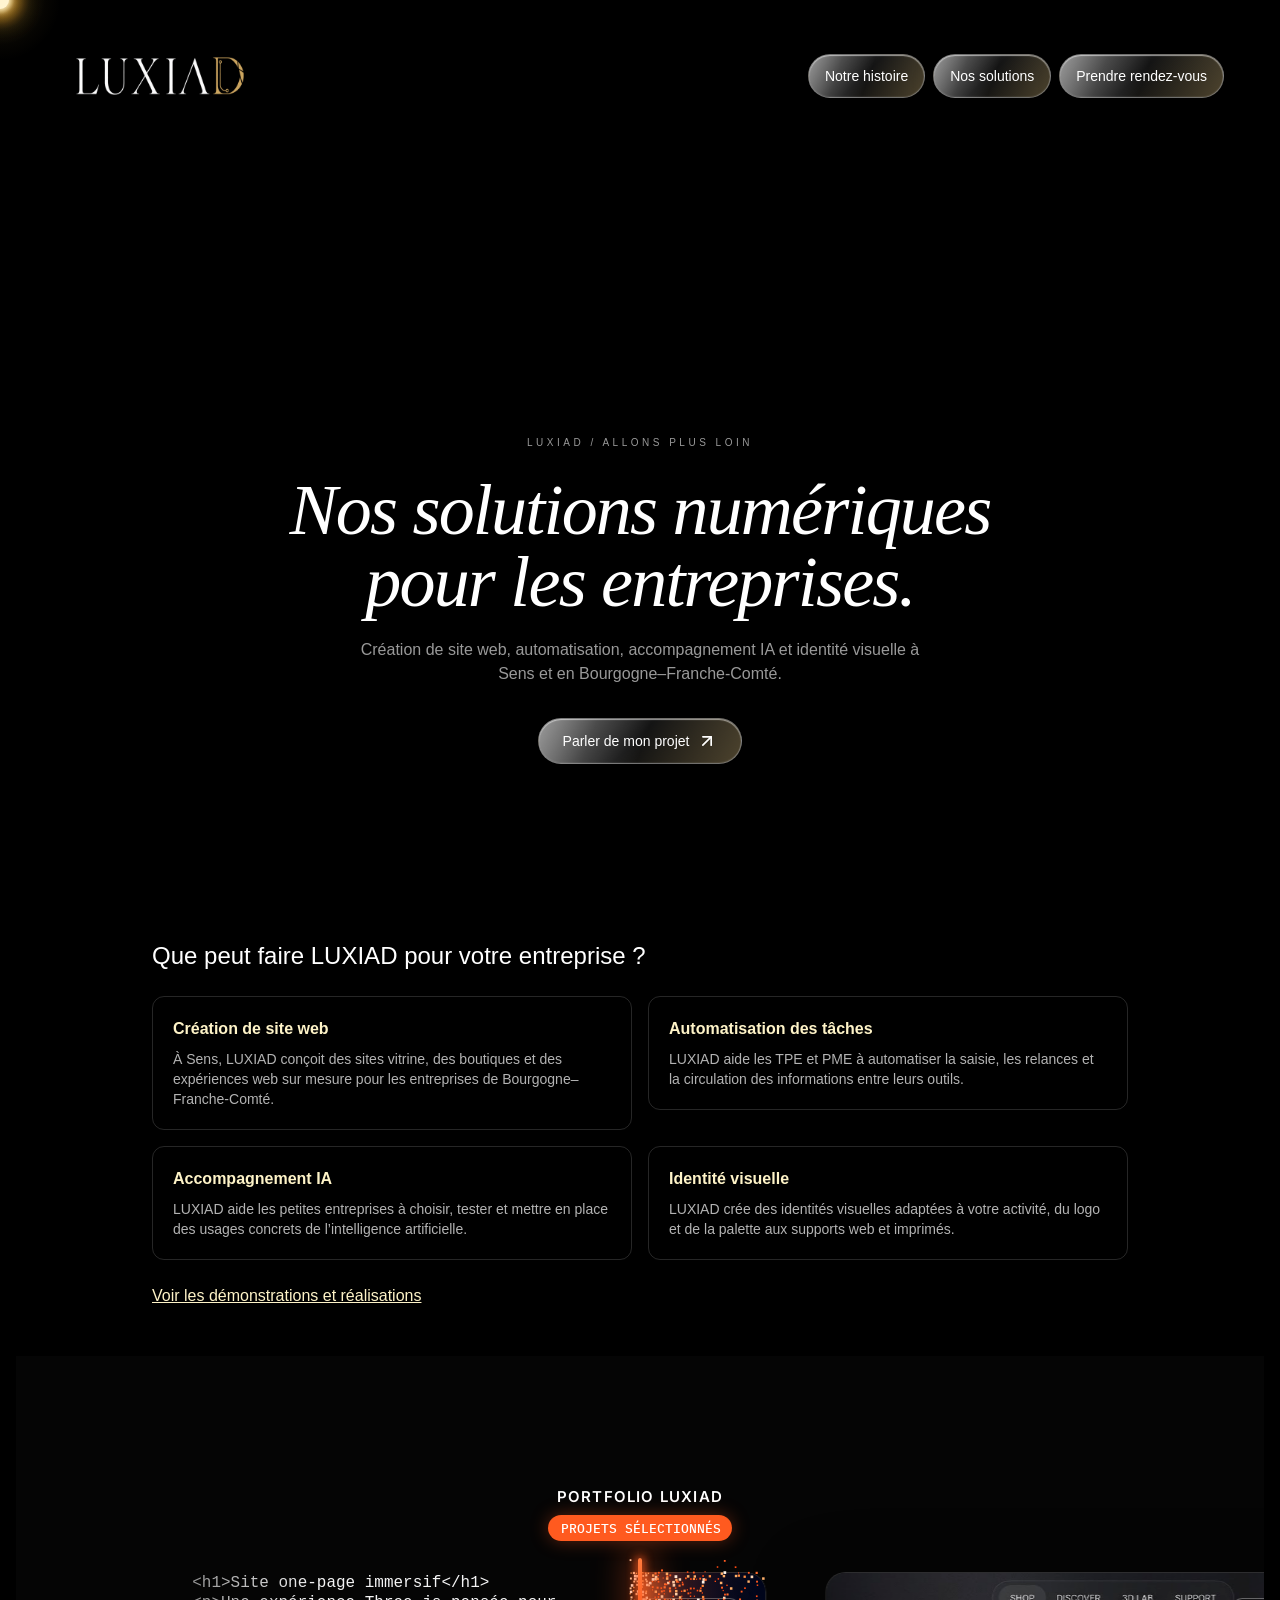
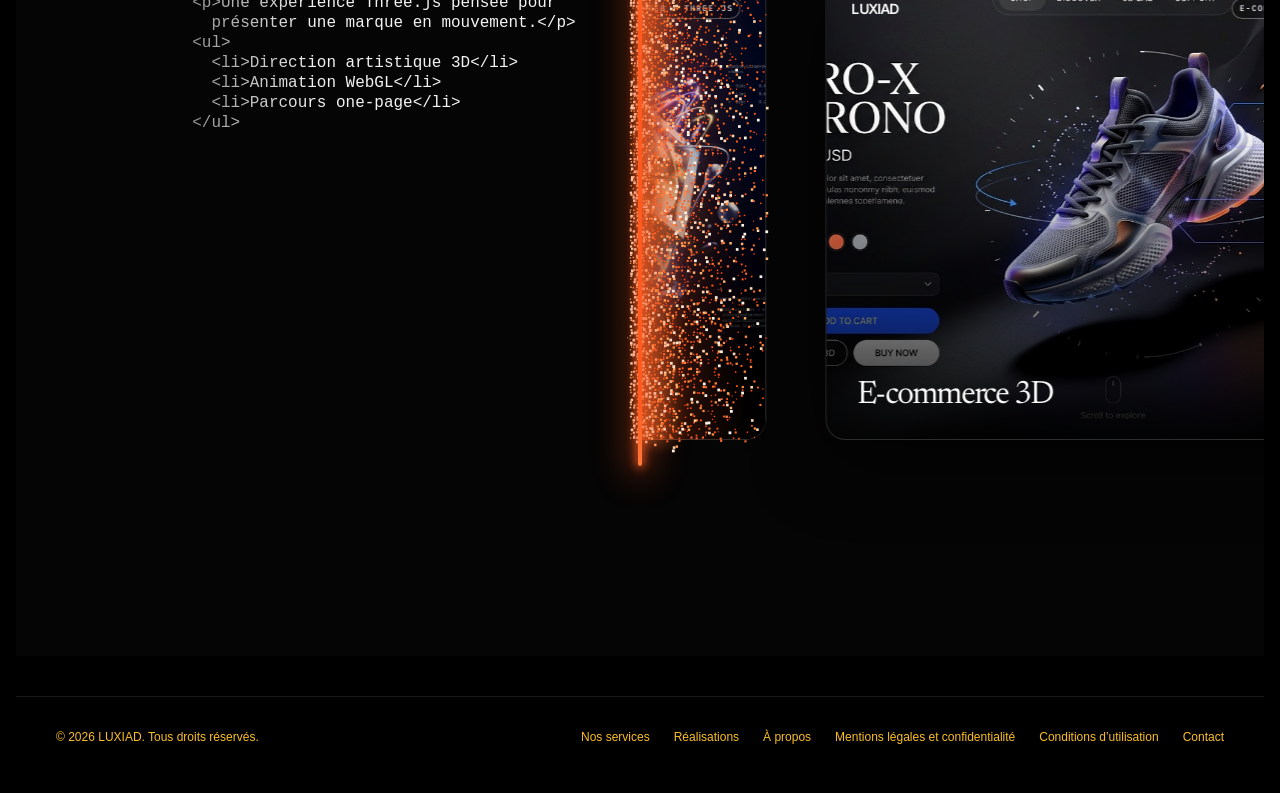
<file: solutions/index.html>
<!doctype html>
<html lang="fr">
  <head>
    <meta charset="UTF-8" />
    <meta name="viewport" content="width=device-width, initial-scale=1, viewport-fit=cover" />
    <meta name="theme-color" content="#000000" />
    <meta name="robots" content="index,follow,max-image-preview:large,max-snippet:-1,max-video-preview:-1" />
    <meta name="author" content="LUXIAD — Dinesh Virapandiane" />
    <meta name="geo.region" content="FR-89" />
    <meta name="geo.placename" content="Sens, Bourgogne–Franche-Comté" />
    <title>Solutions numériques pour entreprises | LUXIAD</title>
    <meta name="description" content="Explorez les services LUXIAD à Sens : création de sites web, automatisation des tâches, accompagnement IA et identité visuelle.">
    <link rel="canonical" href="https://luxiad.eu/solutions/">
    <meta property="og:title" content="Solutions numériques pour entreprises | LUXIAD">
    <meta property="og:description" content="Explorez les services LUXIAD à Sens : création de sites web, automatisation des tâches, accompagnement IA et identité visuelle.">
    <meta property="og:url" content="https://luxiad.eu/solutions/">
    <meta property="og:locale" content="fr_FR">
    <meta property="og:type" content="website">
    <meta property="og:image" content="https://luxiad.eu/videos/luxiad-poster.webp">
    <meta property="og:site_name" content="LUXIAD">
    <meta property="og:image:alt" content="Solutions numériques LUXIAD pour les entreprises">
    <meta name="twitter:card" content="summary_large_image">
    <meta name="twitter:title" content="Solutions numériques pour entreprises | LUXIAD">
    <meta name="twitter:description" content="Des solutions web, IA, automatisation et identité visuelle pour les entreprises à Sens.">
    <meta name="twitter:image" content="https://luxiad.eu/videos/luxiad-poster.webp">
    <script type="application/ld+json">{"@context":"https://schema.org","@graph":[{"@type":"ProfessionalService","@id":"https://luxiad.eu/#luxiad","name":"LUXIAD","url":"https://luxiad.eu/","logo":"https://luxiad.eu/assets/logo-luxiad-PmapHoxa.png","telephone":"+33631776195","email":"admin@luxiad.eu","address":{"@type":"PostalAddress","streetAddress":"BT Euripole, 17 rue de Sancey","addressLocality":"Sens","postalCode":"89100","addressCountry":"FR"},"areaServed":["Sens","Bourgogne–Franche-Comté","France"],"sameAs":["https://x.com/LUXIAD2026","https://www.linkedin.com/in/dinesh-virapandiane-1037b644a/","https://www.facebook.com/profile.php?id=61596016832816"]},{"@type":"WebSite","@id":"https://luxiad.eu/#site","url":"https://luxiad.eu/","name":"LUXIAD","inLanguage":"fr-FR","publisher":{"@id":"https://luxiad.eu/#luxiad"}},{"@type":"BreadcrumbList","itemListElement":[{"@type":"ListItem","position":1,"name":"Accueil","item":"https://luxiad.eu/"},{"@type":"ListItem","position":2,"name":"Nos solutions","item":"https://luxiad.eu/solutions/"}]}]}</script>
    <link rel="stylesheet" crossorigin href="/assets/index-DCCZoLvA.css">
    <script defer src="/cursor-effect.js"></script>
    <script defer src="/logo-home-link.js"></script>
    <link rel="stylesheet" href="/footer-theme.css">
    <style>
      footer a {
        color: #fbbf24 !important;
        text-decoration: none;
      }
      footer a:hover,
      footer a:focus-visible { color: #fde68a !important; }
    </style>
  </head>
  <body>
    <div id="root"><link rel="preload" as="image" href="/assets/logo-luxiad-PmapHoxa.png"/><div aria-hidden="true" class="light-orb-cursor is-visible"><span class="light-orb-core"></span></div><div class="min-h-screen w-full bg-black p-3 md:p-4 font-body"><main class="rounded-2xl overflow-hidden bg-black text-white"><section class="min-h-[calc(100dvh-24px)] relative flex flex-col"><header class="relative z-20 flex flex-wrap justify-between items-center gap-4 px-6 md:px-10 pt-6 md:pt-8"><a href="/" class="block hover:opacity-85 transition-opacity" aria-label="Retour à l’accueil"><img src="/assets/logo-luxiad-PmapHoxa.png" alt="Luxiad" class="block luxiad-logo-lockup discover-logo w-44 h-12 md:w-52 md:h-14"/></a><nav aria-label="Navigation principale" class="primary-navigation "><div class="primary-navigation-desktop"><a href="/notre-histoire/" class="primary-navigation-link  btn-cut-border "><span>Notre histoire</span></a><a href="/solutions/" aria-current="page" class="primary-navigation-link  btn-cut-border border-amber-200/70 bg-white/15 text-amber-100"><span>Nos solutions</span></a><a href="/contact/" class="primary-navigation-link  btn-cut "><span>Prendre rendez-vous</span></a></div><button type="button" class="primary-navigation-toggle btn-cut-border" aria-expanded="false" aria-controls="navigation-mobile" aria-label="Ouvrir le menu"><svg xmlns="http://www.w3.org/2000/svg" width="22" height="22" viewBox="0 0 24 24" fill="none" stroke="currentColor" stroke-width="2" stroke-linecap="round" stroke-linejoin="round" class="lucide lucide-menu" aria-hidden="true"><path d="M4 5h16"></path><path d="M4 12h16"></path><path d="M4 19h16"></path></svg><span>Menu</span></button><dialog id="navigation-mobile" class="primary-navigation-dialog" aria-label="Menu principal"><div class="primary-navigation-dialog-panel"><button type="button" class="primary-navigation-close" aria-label="Fermer le menu"><svg xmlns="http://www.w3.org/2000/svg" width="24" height="24" viewBox="0 0 24 24" fill="none" stroke="currentColor" stroke-width="2" stroke-linecap="round" stroke-linejoin="round" class="lucide lucide-x" aria-hidden="true"><path d="M18 6 6 18"></path><path d="m6 6 12 12"></path></svg></button><div class="primary-navigation-mobile-links"><a href="/notre-histoire/" class="primary-navigation-link primary-navigation-mobile-link btn-cut-border "><span>Notre histoire</span></a><a href="/solutions/" aria-current="page" class="primary-navigation-link primary-navigation-mobile-link btn-cut-border border-amber-200/70 bg-white/15 text-amber-100"><span>Nos solutions</span></a><a href="/contact/" class="primary-navigation-link primary-navigation-mobile-link btn-cut "><span>Prendre rendez-vous</span></a></div></div></dialog></nav></header><div class="relative flex-1 py-32 px-6 md:px-16 lg:px-24 text-center overflow-hidden flex flex-col justify-end"><video autoPlay="" loop="" muted="" playsInline="" preload="none" class="absolute inset-0 w-full h-full object-cover z-0 discover-gold-video"></video><div class="absolute inset-0 z-[1] discover-gold-overlay pointer-events-none"></div><div class="absolute top-0 left-0 right-0 z-[2] pointer-events-none h-[200px]" style="background:linear-gradient(to bottom, black, transparent)"></div><div class="absolute bottom-0 left-0 right-0 z-[2] pointer-events-none h-[200px]" style="background:linear-gradient(to top, black, transparent)"></div><div class="relative z-10"><p class="font-body text-[10px] tracking-[0.35em] text-white/60 mb-6">LUXIAD / ALLONS PLUS LOIN</p><h1 class="text-5xl md:text-6xl lg:text-7xl font-heading italic text-white tracking-tight leading-[0.85] max-w-3xl mx-auto mb-5">Nos solutions numériques pour les entreprises.</h1><p class="text-white/60 font-body font-light text-sm md:text-base max-w-xl mx-auto mb-8">Création de site web, automatisation, accompagnement IA et identité visuelle à Sens et en Bourgogne–Franche-Comté.</p><div class="flex flex-wrap items-center justify-center gap-4 sm:gap-6"><a href="/contact/" class="glossy-glass rounded-full px-6 py-3 text-sm font-medium text-white flex items-center gap-2 transition-all font-body"><span>Parler de mon projet</span><svg xmlns="http://www.w3.org/2000/svg" width="24" height="24" viewBox="0 0 24 24" fill="none" stroke="currentColor" stroke-width="2" stroke-linecap="round" stroke-linejoin="round" class="lucide lucide-arrow-up-right h-5 w-5" aria-hidden="true"><path d="M7 7h10v10"></path><path d="M7 17 17 7"></path></svg></a></div></div></div></section><section aria-label="Services LUXIAD" class="mx-auto max-w-5xl px-6 py-12"><h2 class="mb-6 text-2xl text-white">Que peut faire LUXIAD pour votre entreprise ?</h2><ul class="grid gap-4 sm:grid-cols-2"><li><a class="block rounded-xl border border-white/15 p-5 text-amber-100 hover:border-amber-200" href="/solutions/creation-site-web/"><strong>Création de site web</strong><p class="mt-2 text-sm text-white/70">À Sens, LUXIAD conçoit des sites vitrine, des boutiques et des expériences web sur mesure pour les entreprises de Bourgogne–Franche-Comté.</p></a></li><li><a class="block rounded-xl border border-white/15 p-5 text-amber-100 hover:border-amber-200" href="/solutions/automatisation/"><strong>Automatisation des tâches</strong><p class="mt-2 text-sm text-white/70">LUXIAD aide les TPE et PME à automatiser la saisie, les relances et la circulation des informations entre leurs outils.</p></a></li><li><a class="block rounded-xl border border-white/15 p-5 text-amber-100 hover:border-amber-200" href="/solutions/accompagnement-ia/"><strong>Accompagnement IA</strong><p class="mt-2 text-sm text-white/70">LUXIAD aide les petites entreprises à choisir, tester et mettre en place des usages concrets de l’intelligence artificielle.</p></a></li><li><a class="block rounded-xl border border-white/15 p-5 text-amber-100 hover:border-amber-200" href="/solutions/identite-visuelle/"><strong>Identité visuelle</strong><p class="mt-2 text-sm text-white/70">LUXIAD crée des identités visuelles adaptées à votre activité, du logo et de la palette aux supports web et imprimés.</p></a></li></ul><a class="mt-6 inline-block text-amber-100 underline" href="/realisations/">Voir les démonstrations et réalisations</a></section><section class="distill-embed" aria-label="Portfolio LUXIAD"><iframe loading="lazy" title="Portfolio interactif LUXIAD" src="/portfolio-interactif.html"></iframe></section><footer class="mt-10 pt-8 border-t border-white/10 flex flex-col md:flex-row items-center justify-between gap-4 px-6 md:px-10 pb-8"><p class="text-white/40 font-body font-light text-xs">© 2026 LUXIAD. Tous droits réservés.</p><div class="flex flex-wrap justify-center items-center gap-6"><a href="/solutions/" class="text-white/40 hover:text-white/70 font-body font-light text-xs transition-colors">Nos services</a><a href="/realisations/" class="text-white/40 hover:text-white/70 font-body font-light text-xs transition-colors">Réalisations</a><a href="/a-propos/" class="text-white/40 hover:text-white/70 font-body font-light text-xs transition-colors">À propos</a><a href="/confidentialite/" class="text-white/40 hover:text-white/70 font-body font-light text-xs transition-colors">Mentions légales et confidentialité</a><a href="/conditions/" class="text-white/40 hover:text-white/70 font-body font-light text-xs transition-colors">Conditions d’utilisation</a><a href="/contact/" class="text-white/40 hover:text-white/70 font-body font-light text-xs transition-colors">Contact</a></div></footer></main></div></div>
  </body>
</html>
</file>
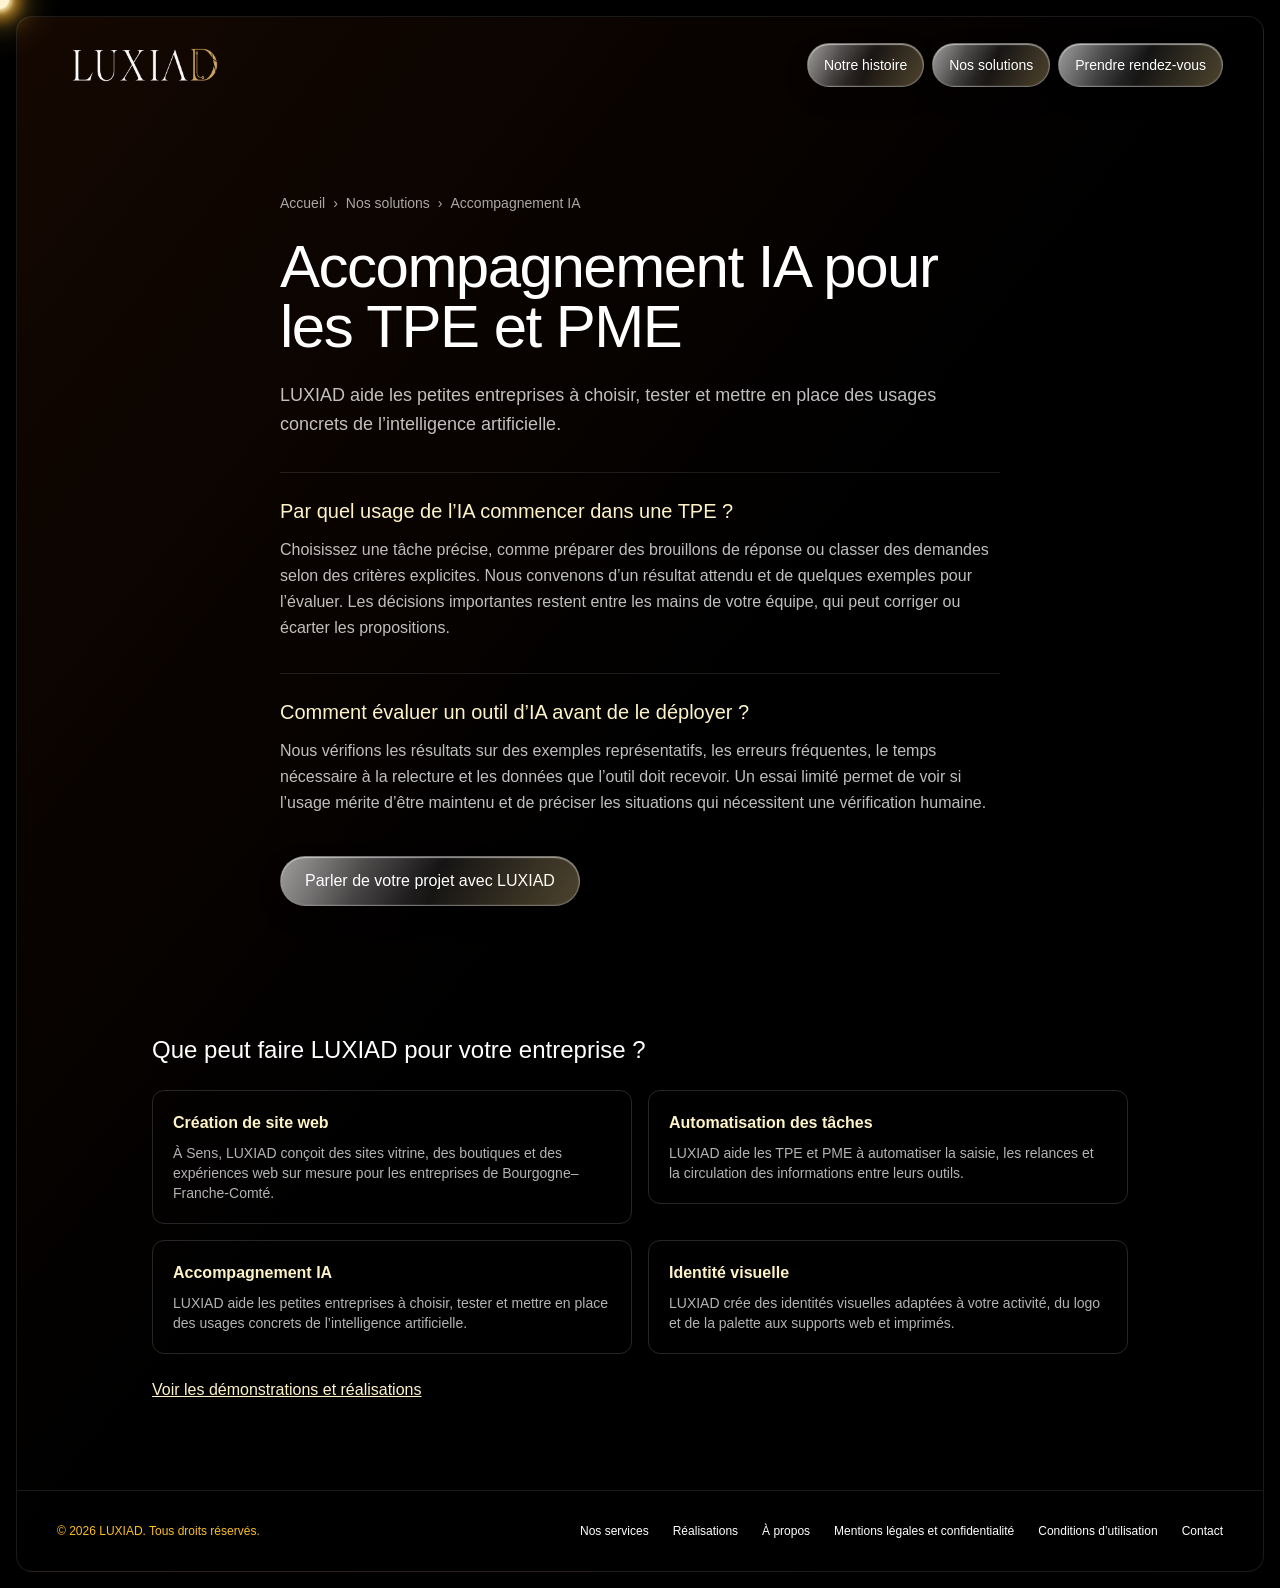
<file: solutions/accompagnement-ia/index.html>
<!doctype html>
<html lang="fr">
  <head>
    <meta charset="UTF-8" />
    <meta name="viewport" content="width=device-width, initial-scale=1, viewport-fit=cover" />
    <meta name="theme-color" content="#000000" />
    <meta name="robots" content="index,follow,max-image-preview:large,max-snippet:-1,max-video-preview:-1" />
    <meta name="author" content="LUXIAD — Dinesh Virapandiane" />
    <meta name="geo.region" content="FR-89" />
    <meta name="geo.placename" content="Sens, Bourgogne–Franche-Comté" />
    <title>Accompagnement IA pour les TPE et PME | LUXIAD</title>
    <meta name="description" content="LUXIAD aide les petites entreprises à choisir, tester et mettre en place des usages concrets de l’intelligence artificielle.">
    <link rel="canonical" href="https://luxiad.eu/solutions/accompagnement-ia/">
    <meta property="og:title" content="Accompagnement IA pour les TPE et PME | LUXIAD">
    <meta property="og:description" content="LUXIAD aide les petites entreprises à choisir, tester et mettre en place des usages concrets de l’intelligence artificielle.">
    <meta property="og:url" content="https://luxiad.eu/solutions/accompagnement-ia/">
    <meta property="og:locale" content="fr_FR">
    <meta property="og:type" content="website">
    <meta property="og:image" content="https://luxiad.eu/videos/luxiad-poster.webp">
    <meta property="og:site_name" content="LUXIAD">
    <meta property="og:image:alt" content="Accompagnement IA pour entreprises par LUXIAD">
    <meta name="twitter:card" content="summary_large_image">
    <meta name="twitter:title" content="Accompagnement IA pour les TPE et PME | LUXIAD">
    <meta name="twitter:description" content="Choisir, tester et déployer des usages concrets de l’intelligence artificielle avec LUXIAD.">
    <meta name="twitter:image" content="https://luxiad.eu/videos/luxiad-poster.webp">
    <script type="application/ld+json">{"@context":"https://schema.org","@graph":[{"@type":"ProfessionalService","@id":"https://luxiad.eu/#luxiad","name":"LUXIAD","url":"https://luxiad.eu/","logo":"https://luxiad.eu/assets/logo-luxiad-PmapHoxa.png","telephone":"+33631776195","email":"admin@luxiad.eu","address":{"@type":"PostalAddress","streetAddress":"BT Euripole, 17 rue de Sancey","addressLocality":"Sens","postalCode":"89100","addressCountry":"FR"},"areaServed":["Sens","Bourgogne–Franche-Comté","France"],"sameAs":["https://x.com/LUXIAD2026","https://www.linkedin.com/in/dinesh-virapandiane-1037b644a/","https://www.facebook.com/profile.php?id=61596016832816"]},{"@type":"WebSite","@id":"https://luxiad.eu/#site","url":"https://luxiad.eu/","name":"LUXIAD","inLanguage":"fr-FR","publisher":{"@id":"https://luxiad.eu/#luxiad"}},{"@type":"BreadcrumbList","itemListElement":[{"@type":"ListItem","position":1,"name":"Accueil","item":"https://luxiad.eu/"},{"@type":"ListItem","position":2,"name":"Nos solutions","item":"https://luxiad.eu/solutions/"},{"@type":"ListItem","position":3,"name":"Accompagnement IA","item":"https://luxiad.eu/solutions/accompagnement-ia/"}]},{"@type":"Service","@id":"https://luxiad.eu/solutions/accompagnement-ia/#service","name":"Accompagnement IA","url":"https://luxiad.eu/solutions/accompagnement-ia/","description":"LUXIAD aide les petites entreprises à choisir, tester et mettre en place des usages concrets de l’intelligence artificielle.","provider":{"@id":"https://luxiad.eu/#luxiad"},"areaServed":["Sens","Bourgogne–Franche-Comté","France"]}]}</script>
    <link rel="stylesheet" crossorigin href="/assets/index-DUjut6zW.css">
    <script defer src="/cursor-effect.js"></script>
    <script defer src="/logo-home-link.js"></script>
    <link rel="stylesheet" href="/footer-theme.css">
  </head>
  <body>
    <div id="root"><link rel="preload" as="image" href="/assets/logo-luxiad-PmapHoxa.png"/><div aria-hidden="true" class="light-orb-cursor is-visible"><span class="light-orb-core"></span></div><div class="min-h-screen bg-black p-3 text-white md:p-4"><main class="rounded-2xl border border-white/10 bg-gradient-to-br from-amber-950/30 via-black to-black"><header class="flex flex-wrap items-center justify-between gap-4 px-6 py-6 md:px-10"><a href="/" aria-label="Retour à l’accueil"><img src="/assets/logo-luxiad-PmapHoxa.png" alt="LUXIAD" class="h-12 w-44 object-contain"/></a><nav aria-label="Navigation principale" class="primary-navigation "><div class="primary-navigation-desktop"><a href="/notre-histoire/" class="primary-navigation-link  btn-cut-border "><span>Notre histoire</span></a><a href="/solutions/" class="primary-navigation-link  btn-cut-border "><span>Nos solutions</span></a><a href="/contact/" class="primary-navigation-link  btn-cut "><span>Prendre rendez-vous</span></a></div><button type="button" class="primary-navigation-toggle btn-cut-border" aria-expanded="false" aria-controls="navigation-mobile" aria-label="Ouvrir le menu"><svg xmlns="http://www.w3.org/2000/svg" width="22" height="22" viewBox="0 0 24 24" fill="none" stroke="currentColor" stroke-width="2" stroke-linecap="round" stroke-linejoin="round" class="lucide lucide-menu" aria-hidden="true"><path d="M4 5h16"></path><path d="M4 12h16"></path><path d="M4 19h16"></path></svg><span>Menu</span></button><dialog id="navigation-mobile" class="primary-navigation-dialog" aria-label="Menu principal"><div class="primary-navigation-dialog-panel"><button type="button" class="primary-navigation-close" aria-label="Fermer le menu"><svg xmlns="http://www.w3.org/2000/svg" width="24" height="24" viewBox="0 0 24 24" fill="none" stroke="currentColor" stroke-width="2" stroke-linecap="round" stroke-linejoin="round" class="lucide lucide-x" aria-hidden="true"><path d="M18 6 6 18"></path><path d="m6 6 12 12"></path></svg></button><div class="primary-navigation-mobile-links"><a href="/notre-histoire/" class="primary-navigation-link primary-navigation-mobile-link btn-cut-border "><span>Notre histoire</span></a><a href="/solutions/" class="primary-navigation-link primary-navigation-mobile-link btn-cut-border "><span>Nos solutions</span></a><a href="/contact/" class="primary-navigation-link primary-navigation-mobile-link btn-cut "><span>Prendre rendez-vous</span></a></div></div></dialog></nav></header><article class="mx-auto max-w-3xl px-6 py-12 md:py-20"><nav aria-label="Fil d’Ariane" class="mb-6 flex flex-wrap gap-2 text-sm text-white/65"><a href="/">Accueil</a><span aria-hidden="true">›</span><a href="/solutions/">Nos solutions</a><span aria-hidden="true">›</span><span aria-current="page">Accompagnement IA</span></nav><h1 class="text-4xl leading-tight tracking-tight md:text-6xl">Accompagnement IA pour les TPE et PME</h1><p class="mt-6 text-lg leading-relaxed text-white/75">LUXIAD aide les petites entreprises à choisir, tester et mettre en place des usages concrets de l’intelligence artificielle.</p><section class="mt-8 border-t border-white/10 pt-6"><h2 class="text-xl text-amber-100">Par quel usage de l’IA commencer dans une TPE ?</h2><p class="mt-3 leading-relaxed text-white/75">Choisissez une tâche précise, comme préparer des brouillons de réponse ou classer des demandes selon des critères explicites. Nous convenons d’un résultat attendu et de quelques exemples pour l’évaluer. Les décisions importantes restent entre les mains de votre équipe, qui peut corriger ou écarter les propositions.</p></section><section class="mt-8 border-t border-white/10 pt-6"><h2 class="text-xl text-amber-100">Comment évaluer un outil d’IA avant de le déployer ?</h2><p class="mt-3 leading-relaxed text-white/75">Nous vérifions les résultats sur des exemples représentatifs, les erreurs fréquentes, le temps nécessaire à la relecture et les données que l’outil doit recevoir. Un essai limité permet de voir si l’usage mérite d’être maintenu et de préciser les situations qui nécessitent une vérification humaine.</p></section><a class="btn-cut mt-10 inline-flex px-6 py-3" href="/contact/">Parler de votre projet avec LUXIAD</a></article><section aria-label="Services LUXIAD" class="mx-auto max-w-5xl px-6 py-12"><h2 class="mb-6 text-2xl text-white">Que peut faire LUXIAD pour votre entreprise ?</h2><ul class="grid gap-4 sm:grid-cols-2"><li><a class="block rounded-xl border border-white/15 p-5 text-amber-100 hover:border-amber-200" href="/solutions/creation-site-web/"><strong>Création de site web</strong><p class="mt-2 text-sm text-white/70">À Sens, LUXIAD conçoit des sites vitrine, des boutiques et des expériences web sur mesure pour les entreprises de Bourgogne–Franche-Comté.</p></a></li><li><a class="block rounded-xl border border-white/15 p-5 text-amber-100 hover:border-amber-200" href="/solutions/automatisation/"><strong>Automatisation des tâches</strong><p class="mt-2 text-sm text-white/70">LUXIAD aide les TPE et PME à automatiser la saisie, les relances et la circulation des informations entre leurs outils.</p></a></li><li><a class="block rounded-xl border border-white/15 p-5 text-amber-100 hover:border-amber-200" href="/solutions/accompagnement-ia/"><strong>Accompagnement IA</strong><p class="mt-2 text-sm text-white/70">LUXIAD aide les petites entreprises à choisir, tester et mettre en place des usages concrets de l’intelligence artificielle.</p></a></li><li><a class="block rounded-xl border border-white/15 p-5 text-amber-100 hover:border-amber-200" href="/solutions/identite-visuelle/"><strong>Identité visuelle</strong><p class="mt-2 text-sm text-white/70">LUXIAD crée des identités visuelles adaptées à votre activité, du logo et de la palette aux supports web et imprimés.</p></a></li></ul><a class="mt-6 inline-block text-amber-100 underline" href="/realisations/">Voir les démonstrations et réalisations</a></section><footer class="mt-10 border-t border-white/10 px-6 pb-8 pt-8 flex flex-col items-center justify-between gap-4 md:flex-row md:px-10 "><p class="text-xs font-body font-light text-white/40">© 2026 LUXIAD. Tous droits réservés.</p><nav aria-label="Informations" class="flex flex-wrap justify-center items-center gap-6"><a href="/solutions/" class="text-xs font-body font-light text-white/40 transition-colors hover:text-white/70">Nos services</a><a href="/realisations/" class="text-xs font-body font-light text-white/40 transition-colors hover:text-white/70">Réalisations</a><a href="/a-propos/" class="text-xs font-body font-light text-white/40 transition-colors hover:text-white/70">À propos</a><a href="/confidentialite/" class="text-xs font-body font-light text-white/40 transition-colors hover:text-white/70">Mentions légales et confidentialité</a><a href="/conditions/" class="text-xs font-body font-light text-white/40 transition-colors hover:text-white/70">Conditions d’utilisation</a><a href="/contact/" class="text-xs font-body font-light text-white/40 transition-colors hover:text-white/70">Contact</a></nav></footer></main></div></div>
  </body>
</html>
</file>
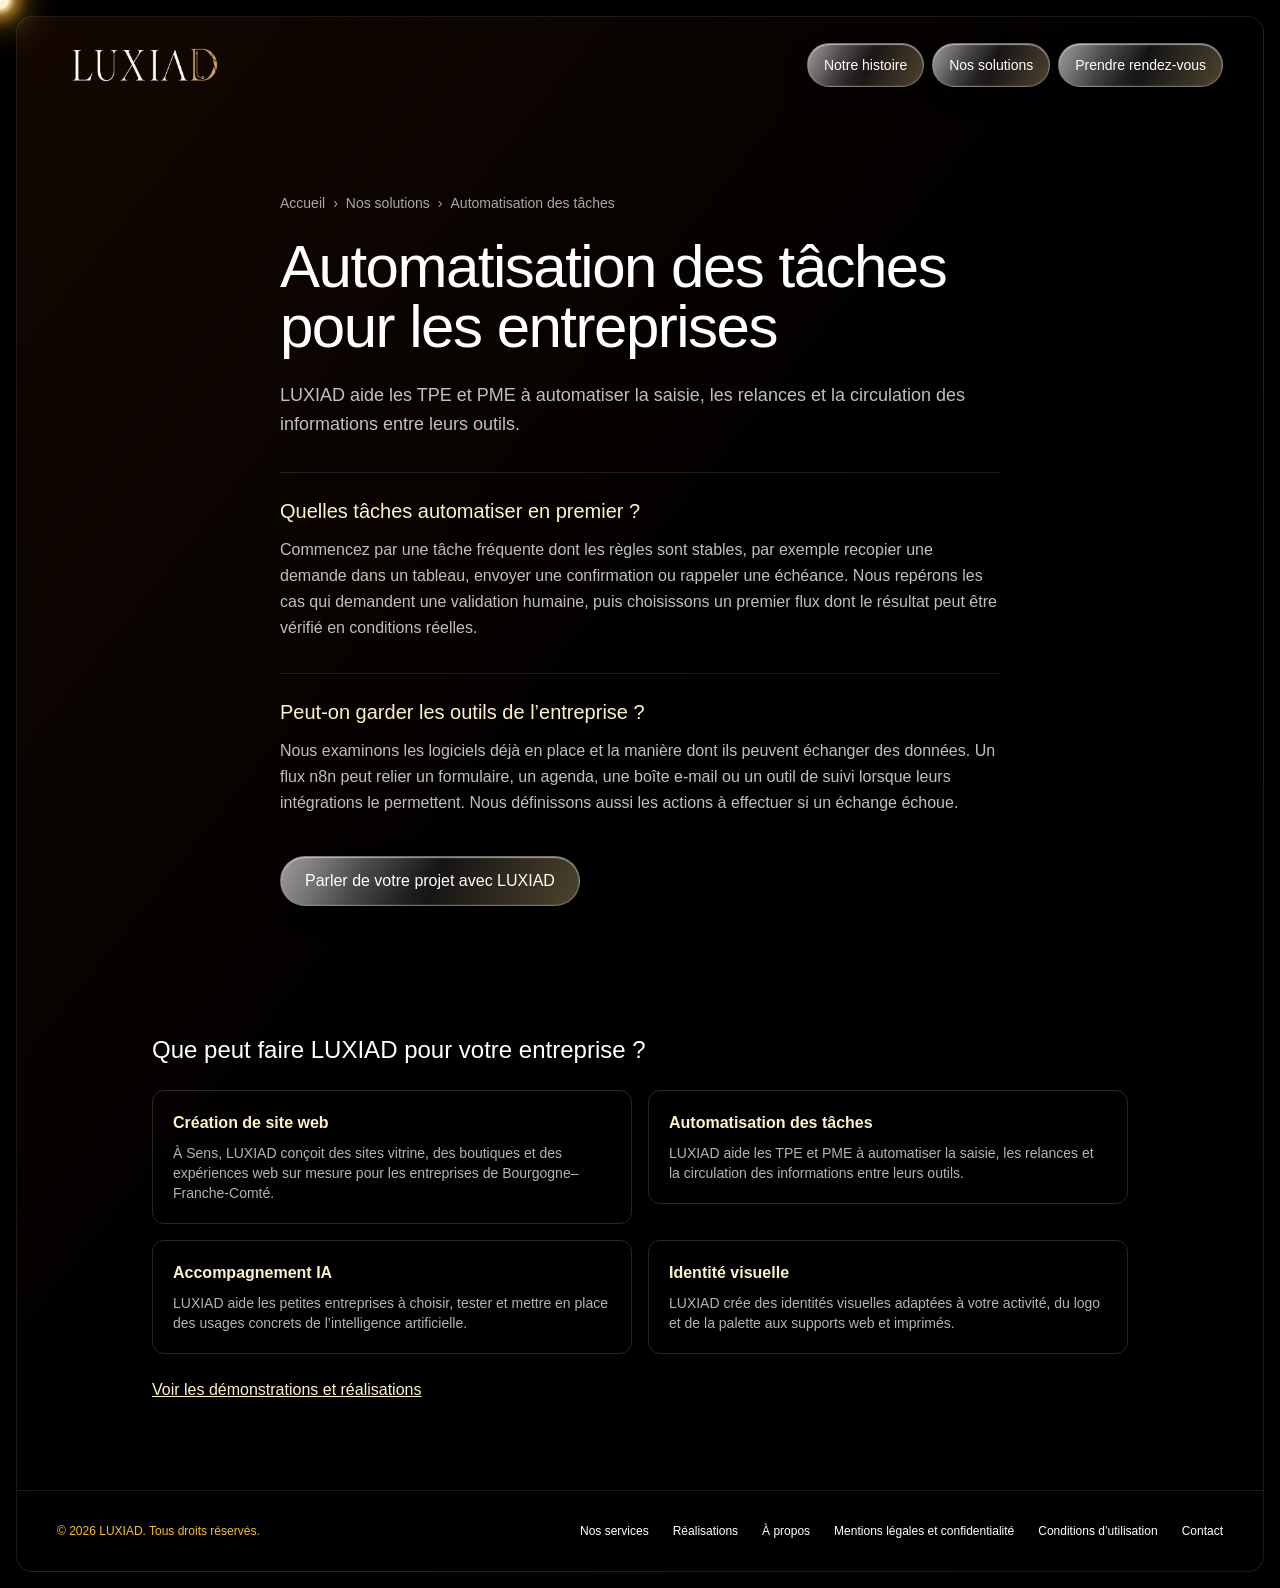
<file: solutions/automatisation/index.html>
<!doctype html>
<html lang="fr">
  <head>
    <meta charset="UTF-8" />
    <meta name="viewport" content="width=device-width, initial-scale=1, viewport-fit=cover" />
    <meta name="theme-color" content="#000000" />
    <meta name="robots" content="index,follow,max-image-preview:large,max-snippet:-1,max-video-preview:-1" />
    <meta name="author" content="LUXIAD — Dinesh Virapandiane" />
    <meta name="geo.region" content="FR-89" />
    <meta name="geo.placename" content="Sens, Bourgogne–Franche-Comté" />
    <title>Automatisation des tâches pour les entreprises | LUXIAD</title>
    <meta name="description" content="LUXIAD aide les TPE et PME à automatiser la saisie, les relances et la circulation des informations entre leurs outils.">
    <link rel="canonical" href="https://luxiad.eu/solutions/automatisation/">
    <meta property="og:title" content="Automatisation des tâches pour les entreprises | LUXIAD">
    <meta property="og:description" content="LUXIAD aide les TPE et PME à automatiser la saisie, les relances et la circulation des informations entre leurs outils.">
    <meta property="og:url" content="https://luxiad.eu/solutions/automatisation/">
    <meta property="og:locale" content="fr_FR">
    <meta property="og:type" content="website">
    <meta property="og:image" content="https://luxiad.eu/videos/luxiad-poster.webp">
    <meta property="og:site_name" content="LUXIAD">
    <meta property="og:image:alt" content="Automatisation des tâches pour entreprises par LUXIAD">
    <meta name="twitter:card" content="summary_large_image">
    <meta name="twitter:title" content="Automatisation des tâches pour les entreprises | LUXIAD">
    <meta name="twitter:description" content="Automatisez saisies, relances et circulation des données entre vos outils avec LUXIAD.">
    <meta name="twitter:image" content="https://luxiad.eu/videos/luxiad-poster.webp">
    <script type="application/ld+json">{"@context":"https://schema.org","@graph":[{"@type":"ProfessionalService","@id":"https://luxiad.eu/#luxiad","name":"LUXIAD","url":"https://luxiad.eu/","logo":"https://luxiad.eu/assets/logo-luxiad-PmapHoxa.png","telephone":"+33631776195","email":"admin@luxiad.eu","address":{"@type":"PostalAddress","streetAddress":"BT Euripole, 17 rue de Sancey","addressLocality":"Sens","postalCode":"89100","addressCountry":"FR"},"areaServed":["Sens","Bourgogne–Franche-Comté","France"],"sameAs":["https://x.com/LUXIAD2026","https://www.linkedin.com/in/dinesh-virapandiane-1037b644a/","https://www.facebook.com/profile.php?id=61596016832816"]},{"@type":"WebSite","@id":"https://luxiad.eu/#site","url":"https://luxiad.eu/","name":"LUXIAD","inLanguage":"fr-FR","publisher":{"@id":"https://luxiad.eu/#luxiad"}},{"@type":"BreadcrumbList","itemListElement":[{"@type":"ListItem","position":1,"name":"Accueil","item":"https://luxiad.eu/"},{"@type":"ListItem","position":2,"name":"Nos solutions","item":"https://luxiad.eu/solutions/"},{"@type":"ListItem","position":3,"name":"Automatisation des tâches","item":"https://luxiad.eu/solutions/automatisation/"}]},{"@type":"Service","@id":"https://luxiad.eu/solutions/automatisation/#service","name":"Automatisation des tâches","url":"https://luxiad.eu/solutions/automatisation/","description":"LUXIAD aide les TPE et PME à automatiser la saisie, les relances et la circulation des informations entre leurs outils.","provider":{"@id":"https://luxiad.eu/#luxiad"},"areaServed":["Sens","Bourgogne–Franche-Comté","France"]}]}</script>
    <link rel="stylesheet" crossorigin href="/assets/index-DUjut6zW.css">
    <script defer src="/cursor-effect.js"></script>
    <script defer src="/logo-home-link.js"></script>
    <link rel="stylesheet" href="/footer-theme.css">
  </head>
  <body>
    <div id="root"><link rel="preload" as="image" href="/assets/logo-luxiad-PmapHoxa.png"/><div aria-hidden="true" class="light-orb-cursor is-visible"><span class="light-orb-core"></span></div><div class="min-h-screen bg-black p-3 text-white md:p-4"><main class="rounded-2xl border border-white/10 bg-gradient-to-br from-amber-950/30 via-black to-black"><header class="flex flex-wrap items-center justify-between gap-4 px-6 py-6 md:px-10"><a href="/" aria-label="Retour à l’accueil"><img src="/assets/logo-luxiad-PmapHoxa.png" alt="LUXIAD" class="h-12 w-44 object-contain"/></a><nav aria-label="Navigation principale" class="primary-navigation "><div class="primary-navigation-desktop"><a href="/notre-histoire/" class="primary-navigation-link  btn-cut-border "><span>Notre histoire</span></a><a href="/solutions/" class="primary-navigation-link  btn-cut-border "><span>Nos solutions</span></a><a href="/contact/" class="primary-navigation-link  btn-cut "><span>Prendre rendez-vous</span></a></div><button type="button" class="primary-navigation-toggle btn-cut-border" aria-expanded="false" aria-controls="navigation-mobile" aria-label="Ouvrir le menu"><svg xmlns="http://www.w3.org/2000/svg" width="22" height="22" viewBox="0 0 24 24" fill="none" stroke="currentColor" stroke-width="2" stroke-linecap="round" stroke-linejoin="round" class="lucide lucide-menu" aria-hidden="true"><path d="M4 5h16"></path><path d="M4 12h16"></path><path d="M4 19h16"></path></svg><span>Menu</span></button><dialog id="navigation-mobile" class="primary-navigation-dialog" aria-label="Menu principal"><div class="primary-navigation-dialog-panel"><button type="button" class="primary-navigation-close" aria-label="Fermer le menu"><svg xmlns="http://www.w3.org/2000/svg" width="24" height="24" viewBox="0 0 24 24" fill="none" stroke="currentColor" stroke-width="2" stroke-linecap="round" stroke-linejoin="round" class="lucide lucide-x" aria-hidden="true"><path d="M18 6 6 18"></path><path d="m6 6 12 12"></path></svg></button><div class="primary-navigation-mobile-links"><a href="/notre-histoire/" class="primary-navigation-link primary-navigation-mobile-link btn-cut-border "><span>Notre histoire</span></a><a href="/solutions/" class="primary-navigation-link primary-navigation-mobile-link btn-cut-border "><span>Nos solutions</span></a><a href="/contact/" class="primary-navigation-link primary-navigation-mobile-link btn-cut "><span>Prendre rendez-vous</span></a></div></div></dialog></nav></header><article class="mx-auto max-w-3xl px-6 py-12 md:py-20"><nav aria-label="Fil d’Ariane" class="mb-6 flex flex-wrap gap-2 text-sm text-white/65"><a href="/">Accueil</a><span aria-hidden="true">›</span><a href="/solutions/">Nos solutions</a><span aria-hidden="true">›</span><span aria-current="page">Automatisation des tâches</span></nav><h1 class="text-4xl leading-tight tracking-tight md:text-6xl">Automatisation des tâches pour les entreprises</h1><p class="mt-6 text-lg leading-relaxed text-white/75">LUXIAD aide les TPE et PME à automatiser la saisie, les relances et la circulation des informations entre leurs outils.</p><section class="mt-8 border-t border-white/10 pt-6"><h2 class="text-xl text-amber-100">Quelles tâches automatiser en premier ?</h2><p class="mt-3 leading-relaxed text-white/75">Commencez par une tâche fréquente dont les règles sont stables, par exemple recopier une demande dans un tableau, envoyer une confirmation ou rappeler une échéance. Nous repérons les cas qui demandent une validation humaine, puis choisissons un premier flux dont le résultat peut être vérifié en conditions réelles.</p></section><section class="mt-8 border-t border-white/10 pt-6"><h2 class="text-xl text-amber-100">Peut-on garder les outils de l’entreprise ?</h2><p class="mt-3 leading-relaxed text-white/75">Nous examinons les logiciels déjà en place et la manière dont ils peuvent échanger des données. Un flux n8n peut relier un formulaire, un agenda, une boîte e-mail ou un outil de suivi lorsque leurs intégrations le permettent. Nous définissons aussi les actions à effectuer si un échange échoue.</p></section><a class="btn-cut mt-10 inline-flex px-6 py-3" href="/contact/">Parler de votre projet avec LUXIAD</a></article><section aria-label="Services LUXIAD" class="mx-auto max-w-5xl px-6 py-12"><h2 class="mb-6 text-2xl text-white">Que peut faire LUXIAD pour votre entreprise ?</h2><ul class="grid gap-4 sm:grid-cols-2"><li><a class="block rounded-xl border border-white/15 p-5 text-amber-100 hover:border-amber-200" href="/solutions/creation-site-web/"><strong>Création de site web</strong><p class="mt-2 text-sm text-white/70">À Sens, LUXIAD conçoit des sites vitrine, des boutiques et des expériences web sur mesure pour les entreprises de Bourgogne–Franche-Comté.</p></a></li><li><a class="block rounded-xl border border-white/15 p-5 text-amber-100 hover:border-amber-200" href="/solutions/automatisation/"><strong>Automatisation des tâches</strong><p class="mt-2 text-sm text-white/70">LUXIAD aide les TPE et PME à automatiser la saisie, les relances et la circulation des informations entre leurs outils.</p></a></li><li><a class="block rounded-xl border border-white/15 p-5 text-amber-100 hover:border-amber-200" href="/solutions/accompagnement-ia/"><strong>Accompagnement IA</strong><p class="mt-2 text-sm text-white/70">LUXIAD aide les petites entreprises à choisir, tester et mettre en place des usages concrets de l’intelligence artificielle.</p></a></li><li><a class="block rounded-xl border border-white/15 p-5 text-amber-100 hover:border-amber-200" href="/solutions/identite-visuelle/"><strong>Identité visuelle</strong><p class="mt-2 text-sm text-white/70">LUXIAD crée des identités visuelles adaptées à votre activité, du logo et de la palette aux supports web et imprimés.</p></a></li></ul><a class="mt-6 inline-block text-amber-100 underline" href="/realisations/">Voir les démonstrations et réalisations</a></section><footer class="mt-10 border-t border-white/10 px-6 pb-8 pt-8 flex flex-col items-center justify-between gap-4 md:flex-row md:px-10 "><p class="text-xs font-body font-light text-white/40">© 2026 LUXIAD. Tous droits réservés.</p><nav aria-label="Informations" class="flex flex-wrap justify-center items-center gap-6"><a href="/solutions/" class="text-xs font-body font-light text-white/40 transition-colors hover:text-white/70">Nos services</a><a href="/realisations/" class="text-xs font-body font-light text-white/40 transition-colors hover:text-white/70">Réalisations</a><a href="/a-propos/" class="text-xs font-body font-light text-white/40 transition-colors hover:text-white/70">À propos</a><a href="/confidentialite/" class="text-xs font-body font-light text-white/40 transition-colors hover:text-white/70">Mentions légales et confidentialité</a><a href="/conditions/" class="text-xs font-body font-light text-white/40 transition-colors hover:text-white/70">Conditions d’utilisation</a><a href="/contact/" class="text-xs font-body font-light text-white/40 transition-colors hover:text-white/70">Contact</a></nav></footer></main></div></div>
  </body>
</html>
</file>
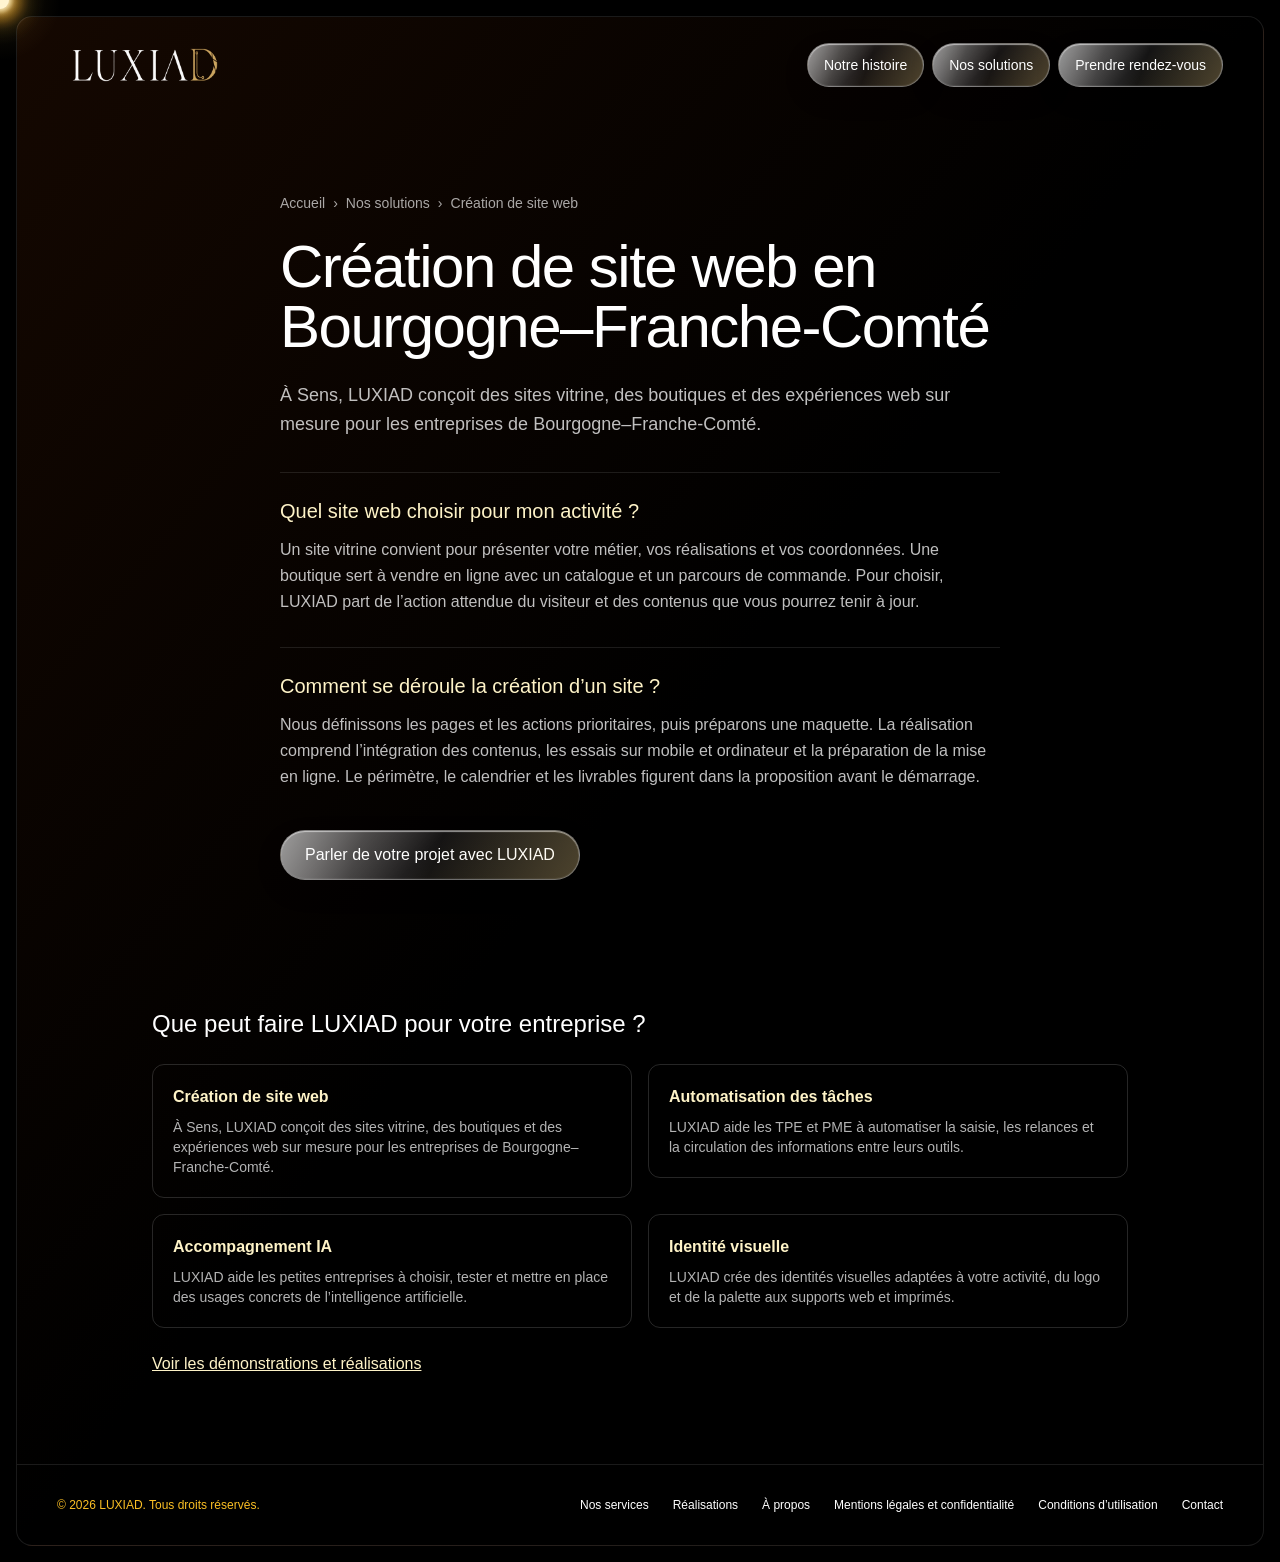
<file: solutions/creation-site-web/index.html>
<!doctype html>
<html lang="fr">
  <head>
    <meta charset="UTF-8" />
    <meta name="viewport" content="width=device-width, initial-scale=1, viewport-fit=cover" />
    <meta name="theme-color" content="#000000" />
    <meta name="robots" content="index,follow,max-image-preview:large,max-snippet:-1,max-video-preview:-1" />
    <meta name="author" content="LUXIAD — Dinesh Virapandiane" />
    <meta name="geo.region" content="FR-89" />
    <meta name="geo.placename" content="Sens, Bourgogne–Franche-Comté" />
    <title>Création de site web en Bourgogne–Franche-Comté | LUXIAD</title>
    <meta name="description" content="À Sens, LUXIAD conçoit des sites vitrine, des boutiques et des expériences web sur mesure pour les entreprises de Bourgogne–Franche-Comté.">
    <link rel="canonical" href="https://luxiad.eu/solutions/creation-site-web/">
    <meta property="og:title" content="Création de site web en Bourgogne–Franche-Comté | LUXIAD">
    <meta property="og:description" content="À Sens, LUXIAD conçoit des sites vitrine, des boutiques et des expériences web sur mesure pour les entreprises de Bourgogne–Franche-Comté.">
    <meta property="og:url" content="https://luxiad.eu/solutions/creation-site-web/">
    <meta property="og:locale" content="fr_FR">
    <meta property="og:type" content="website">
    <meta property="og:image" content="https://luxiad.eu/videos/luxiad-poster.webp">
    <meta property="og:site_name" content="LUXIAD">
    <meta property="og:image:alt" content="Création de site web par LUXIAD">
    <meta name="twitter:card" content="summary_large_image">
    <meta name="twitter:title" content="Création de site web en Bourgogne–Franche-Comté | LUXIAD">
    <meta name="twitter:description" content="Sites vitrines, boutiques et expériences web sur mesure pour les entreprises à Sens.">
    <meta name="twitter:image" content="https://luxiad.eu/videos/luxiad-poster.webp">
    <script type="application/ld+json">{"@context":"https://schema.org","@graph":[{"@type":"ProfessionalService","@id":"https://luxiad.eu/#luxiad","name":"LUXIAD","url":"https://luxiad.eu/","logo":"https://luxiad.eu/assets/logo-luxiad-PmapHoxa.png","telephone":"+33631776195","email":"admin@luxiad.eu","address":{"@type":"PostalAddress","streetAddress":"BT Euripole, 17 rue de Sancey","addressLocality":"Sens","postalCode":"89100","addressCountry":"FR"},"areaServed":["Sens","Bourgogne–Franche-Comté","France"],"sameAs":["https://x.com/LUXIAD2026","https://www.linkedin.com/in/dinesh-virapandiane-1037b644a/","https://www.facebook.com/profile.php?id=61596016832816"]},{"@type":"WebSite","@id":"https://luxiad.eu/#site","url":"https://luxiad.eu/","name":"LUXIAD","inLanguage":"fr-FR","publisher":{"@id":"https://luxiad.eu/#luxiad"}},{"@type":"BreadcrumbList","itemListElement":[{"@type":"ListItem","position":1,"name":"Accueil","item":"https://luxiad.eu/"},{"@type":"ListItem","position":2,"name":"Nos solutions","item":"https://luxiad.eu/solutions/"},{"@type":"ListItem","position":3,"name":"Création de site web","item":"https://luxiad.eu/solutions/creation-site-web/"}]},{"@type":"Service","@id":"https://luxiad.eu/solutions/creation-site-web/#service","name":"Création de site web","url":"https://luxiad.eu/solutions/creation-site-web/","description":"À Sens, LUXIAD conçoit des sites vitrine, des boutiques et des expériences web sur mesure pour les entreprises de Bourgogne–Franche-Comté.","provider":{"@id":"https://luxiad.eu/#luxiad"},"areaServed":["Sens","Bourgogne–Franche-Comté","France"]}]}</script>
    <link rel="stylesheet" crossorigin href="/assets/index-DUjut6zW.css">
    <script defer src="/cursor-effect.js"></script>
    <script defer src="/logo-home-link.js"></script>
    <link rel="stylesheet" href="/footer-theme.css">
  </head>
  <body>
    <div id="root"><link rel="preload" as="image" href="/assets/logo-luxiad-PmapHoxa.png"/><div aria-hidden="true" class="light-orb-cursor is-visible"><span class="light-orb-core"></span></div><div class="min-h-screen bg-black p-3 text-white md:p-4"><main class="rounded-2xl border border-white/10 bg-gradient-to-br from-amber-950/30 via-black to-black"><header class="flex flex-wrap items-center justify-between gap-4 px-6 py-6 md:px-10"><a href="/" aria-label="Retour à l’accueil"><img src="/assets/logo-luxiad-PmapHoxa.png" alt="LUXIAD" class="h-12 w-44 object-contain"/></a><nav aria-label="Navigation principale" class="primary-navigation "><div class="primary-navigation-desktop"><a href="/notre-histoire/" class="primary-navigation-link  btn-cut-border "><span>Notre histoire</span></a><a href="/solutions/" class="primary-navigation-link  btn-cut-border "><span>Nos solutions</span></a><a href="/contact/" class="primary-navigation-link  btn-cut "><span>Prendre rendez-vous</span></a></div><button type="button" class="primary-navigation-toggle btn-cut-border" aria-expanded="false" aria-controls="navigation-mobile" aria-label="Ouvrir le menu"><svg xmlns="http://www.w3.org/2000/svg" width="22" height="22" viewBox="0 0 24 24" fill="none" stroke="currentColor" stroke-width="2" stroke-linecap="round" stroke-linejoin="round" class="lucide lucide-menu" aria-hidden="true"><path d="M4 5h16"></path><path d="M4 12h16"></path><path d="M4 19h16"></path></svg><span>Menu</span></button><dialog id="navigation-mobile" class="primary-navigation-dialog" aria-label="Menu principal"><div class="primary-navigation-dialog-panel"><button type="button" class="primary-navigation-close" aria-label="Fermer le menu"><svg xmlns="http://www.w3.org/2000/svg" width="24" height="24" viewBox="0 0 24 24" fill="none" stroke="currentColor" stroke-width="2" stroke-linecap="round" stroke-linejoin="round" class="lucide lucide-x" aria-hidden="true"><path d="M18 6 6 18"></path><path d="m6 6 12 12"></path></svg></button><div class="primary-navigation-mobile-links"><a href="/notre-histoire/" class="primary-navigation-link primary-navigation-mobile-link btn-cut-border "><span>Notre histoire</span></a><a href="/solutions/" class="primary-navigation-link primary-navigation-mobile-link btn-cut-border "><span>Nos solutions</span></a><a href="/contact/" class="primary-navigation-link primary-navigation-mobile-link btn-cut "><span>Prendre rendez-vous</span></a></div></div></dialog></nav></header><article class="mx-auto max-w-3xl px-6 py-12 md:py-20"><nav aria-label="Fil d’Ariane" class="mb-6 flex flex-wrap gap-2 text-sm text-white/65"><a href="/">Accueil</a><span aria-hidden="true">›</span><a href="/solutions/">Nos solutions</a><span aria-hidden="true">›</span><span aria-current="page">Création de site web</span></nav><h1 class="text-4xl leading-tight tracking-tight md:text-6xl">Création de site web en Bourgogne–Franche-Comté</h1><p class="mt-6 text-lg leading-relaxed text-white/75">À Sens, LUXIAD conçoit des sites vitrine, des boutiques et des expériences web sur mesure pour les entreprises de Bourgogne–Franche-Comté.</p><section class="mt-8 border-t border-white/10 pt-6"><h2 class="text-xl text-amber-100">Quel site web choisir pour mon activité ?</h2><p class="mt-3 leading-relaxed text-white/75">Un site vitrine convient pour présenter votre métier, vos réalisations et vos coordonnées. Une boutique sert à vendre en ligne avec un catalogue et un parcours de commande. Pour choisir, LUXIAD part de l’action attendue du visiteur et des contenus que vous pourrez tenir à jour.</p></section><section class="mt-8 border-t border-white/10 pt-6"><h2 class="text-xl text-amber-100">Comment se déroule la création d’un site ?</h2><p class="mt-3 leading-relaxed text-white/75">Nous définissons les pages et les actions prioritaires, puis préparons une maquette. La réalisation comprend l’intégration des contenus, les essais sur mobile et ordinateur et la préparation de la mise en ligne. Le périmètre, le calendrier et les livrables figurent dans la proposition avant le démarrage.</p></section><a class="btn-cut mt-10 inline-flex px-6 py-3" href="/contact/">Parler de votre projet avec LUXIAD</a></article><section aria-label="Services LUXIAD" class="mx-auto max-w-5xl px-6 py-12"><h2 class="mb-6 text-2xl text-white">Que peut faire LUXIAD pour votre entreprise ?</h2><ul class="grid gap-4 sm:grid-cols-2"><li><a class="block rounded-xl border border-white/15 p-5 text-amber-100 hover:border-amber-200" href="/solutions/creation-site-web/"><strong>Création de site web</strong><p class="mt-2 text-sm text-white/70">À Sens, LUXIAD conçoit des sites vitrine, des boutiques et des expériences web sur mesure pour les entreprises de Bourgogne–Franche-Comté.</p></a></li><li><a class="block rounded-xl border border-white/15 p-5 text-amber-100 hover:border-amber-200" href="/solutions/automatisation/"><strong>Automatisation des tâches</strong><p class="mt-2 text-sm text-white/70">LUXIAD aide les TPE et PME à automatiser la saisie, les relances et la circulation des informations entre leurs outils.</p></a></li><li><a class="block rounded-xl border border-white/15 p-5 text-amber-100 hover:border-amber-200" href="/solutions/accompagnement-ia/"><strong>Accompagnement IA</strong><p class="mt-2 text-sm text-white/70">LUXIAD aide les petites entreprises à choisir, tester et mettre en place des usages concrets de l’intelligence artificielle.</p></a></li><li><a class="block rounded-xl border border-white/15 p-5 text-amber-100 hover:border-amber-200" href="/solutions/identite-visuelle/"><strong>Identité visuelle</strong><p class="mt-2 text-sm text-white/70">LUXIAD crée des identités visuelles adaptées à votre activité, du logo et de la palette aux supports web et imprimés.</p></a></li></ul><a class="mt-6 inline-block text-amber-100 underline" href="/realisations/">Voir les démonstrations et réalisations</a></section><footer class="mt-10 border-t border-white/10 px-6 pb-8 pt-8 flex flex-col items-center justify-between gap-4 md:flex-row md:px-10 "><p class="text-xs font-body font-light text-white/40">© 2026 LUXIAD. Tous droits réservés.</p><nav aria-label="Informations" class="flex flex-wrap justify-center items-center gap-6"><a href="/solutions/" class="text-xs font-body font-light text-white/40 transition-colors hover:text-white/70">Nos services</a><a href="/realisations/" class="text-xs font-body font-light text-white/40 transition-colors hover:text-white/70">Réalisations</a><a href="/a-propos/" class="text-xs font-body font-light text-white/40 transition-colors hover:text-white/70">À propos</a><a href="/confidentialite/" class="text-xs font-body font-light text-white/40 transition-colors hover:text-white/70">Mentions légales et confidentialité</a><a href="/conditions/" class="text-xs font-body font-light text-white/40 transition-colors hover:text-white/70">Conditions d’utilisation</a><a href="/contact/" class="text-xs font-body font-light text-white/40 transition-colors hover:text-white/70">Contact</a></nav></footer></main></div></div>
  </body>
</html>
</file>
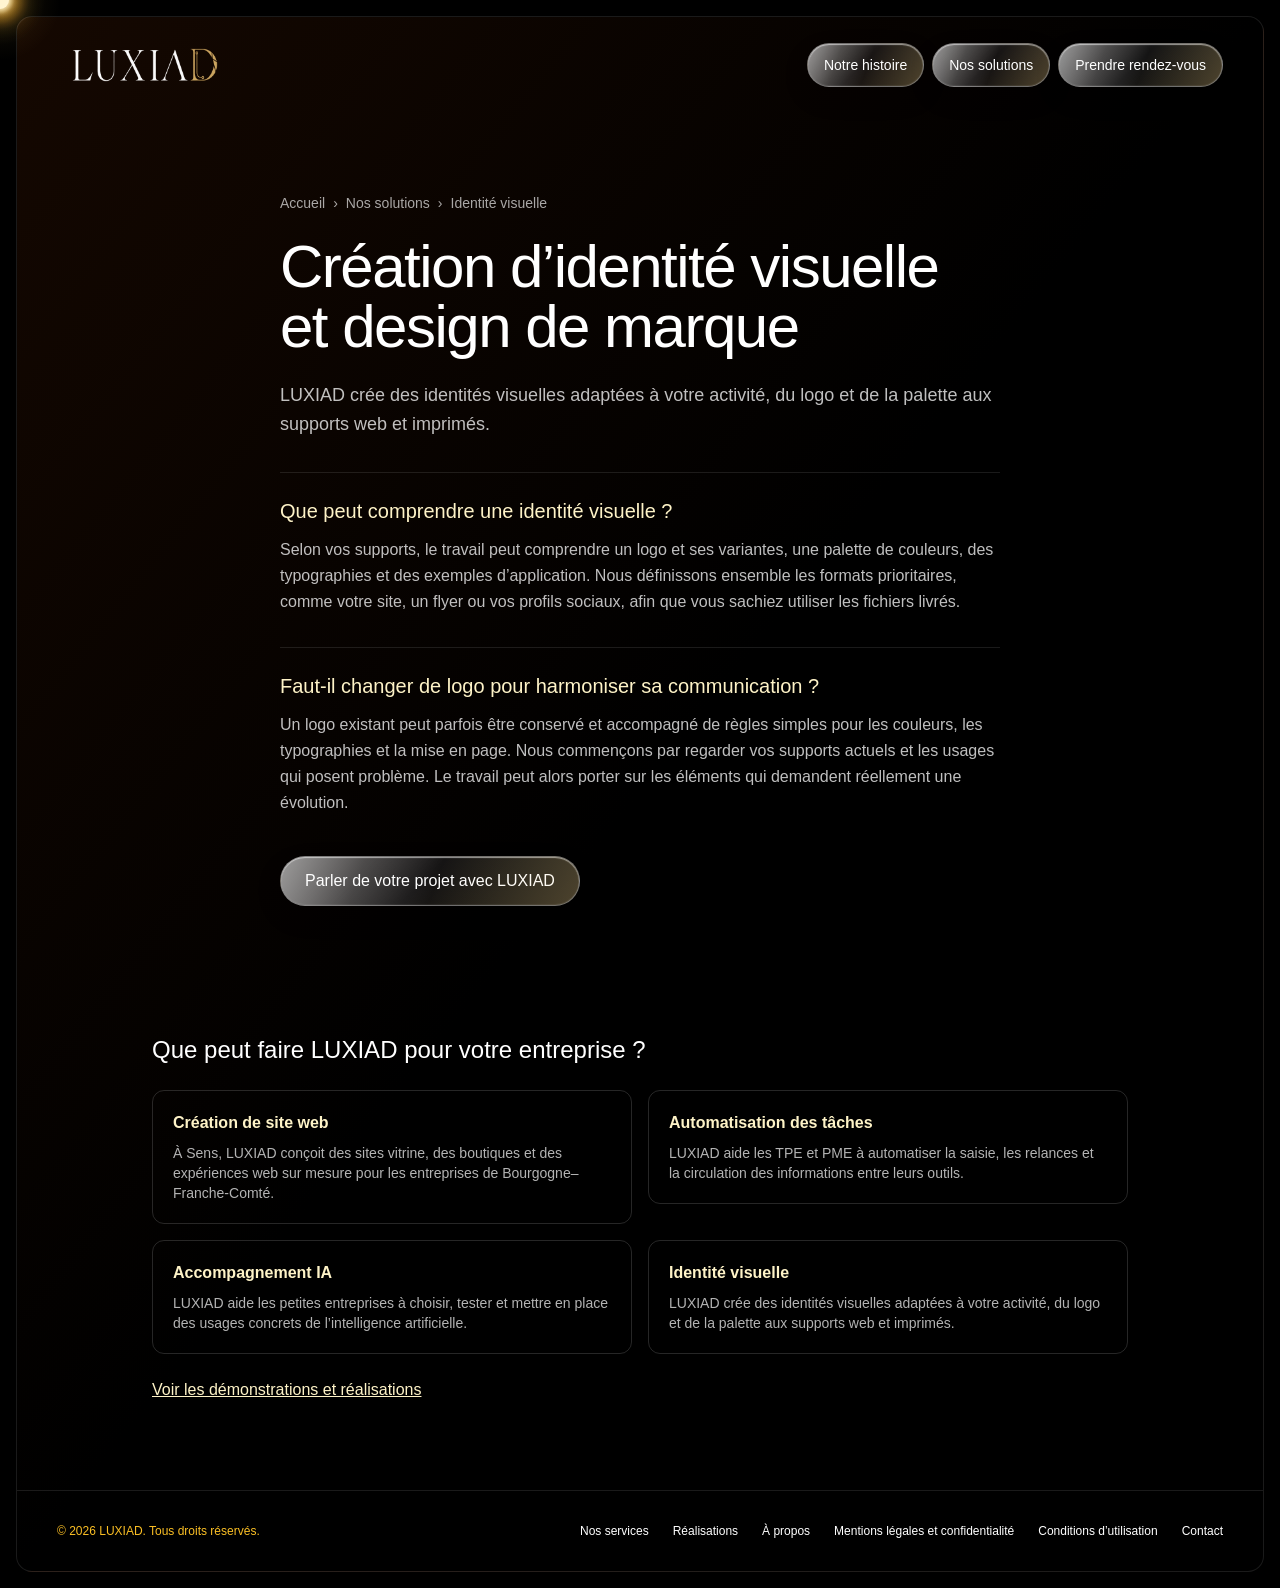
<file: solutions/identite-visuelle/index.html>
<!doctype html>
<html lang="fr">
  <head>
    <meta charset="UTF-8" />
    <meta name="viewport" content="width=device-width, initial-scale=1, viewport-fit=cover" />
    <meta name="theme-color" content="#000000" />
    <meta name="robots" content="index,follow,max-image-preview:large,max-snippet:-1,max-video-preview:-1" />
    <meta name="author" content="LUXIAD — Dinesh Virapandiane" />
    <meta name="geo.region" content="FR-89" />
    <meta name="geo.placename" content="Sens, Bourgogne–Franche-Comté" />
    <title>Création d’identité visuelle et design de marque | LUXIAD</title>
    <meta name="description" content="LUXIAD crée des identités visuelles adaptées à votre activité, du logo et de la palette aux supports web et imprimés.">
    <link rel="canonical" href="https://luxiad.eu/solutions/identite-visuelle/">
    <meta property="og:title" content="Création d’identité visuelle et design de marque | LUXIAD">
    <meta property="og:description" content="LUXIAD crée des identités visuelles adaptées à votre activité, du logo et de la palette aux supports web et imprimés.">
    <meta property="og:url" content="https://luxiad.eu/solutions/identite-visuelle/">
    <meta property="og:locale" content="fr_FR">
    <meta property="og:type" content="website">
    <meta property="og:image" content="https://luxiad.eu/videos/luxiad-poster.webp">
    <meta property="og:site_name" content="LUXIAD">
    <meta property="og:image:alt" content="Identité visuelle et design de marque par LUXIAD">
    <meta name="twitter:card" content="summary_large_image">
    <meta name="twitter:title" content="Création d’identité visuelle et design de marque | LUXIAD">
    <meta name="twitter:description" content="Logo, palette et supports de marque conçus pour les entreprises avec LUXIAD.">
    <meta name="twitter:image" content="https://luxiad.eu/videos/luxiad-poster.webp">
    <script type="application/ld+json">{"@context":"https://schema.org","@graph":[{"@type":"ProfessionalService","@id":"https://luxiad.eu/#luxiad","name":"LUXIAD","url":"https://luxiad.eu/","logo":"https://luxiad.eu/assets/logo-luxiad-PmapHoxa.png","telephone":"+33631776195","email":"admin@luxiad.eu","address":{"@type":"PostalAddress","streetAddress":"BT Euripole, 17 rue de Sancey","addressLocality":"Sens","postalCode":"89100","addressCountry":"FR"},"areaServed":["Sens","Bourgogne–Franche-Comté","France"],"sameAs":["https://x.com/LUXIAD2026","https://www.linkedin.com/in/dinesh-virapandiane-1037b644a/","https://www.facebook.com/profile.php?id=61596016832816"]},{"@type":"WebSite","@id":"https://luxiad.eu/#site","url":"https://luxiad.eu/","name":"LUXIAD","inLanguage":"fr-FR","publisher":{"@id":"https://luxiad.eu/#luxiad"}},{"@type":"BreadcrumbList","itemListElement":[{"@type":"ListItem","position":1,"name":"Accueil","item":"https://luxiad.eu/"},{"@type":"ListItem","position":2,"name":"Nos solutions","item":"https://luxiad.eu/solutions/"},{"@type":"ListItem","position":3,"name":"Identité visuelle","item":"https://luxiad.eu/solutions/identite-visuelle/"}]},{"@type":"Service","@id":"https://luxiad.eu/solutions/identite-visuelle/#service","name":"Identité visuelle","url":"https://luxiad.eu/solutions/identite-visuelle/","description":"LUXIAD crée des identités visuelles adaptées à votre activité, du logo et de la palette aux supports web et imprimés.","provider":{"@id":"https://luxiad.eu/#luxiad"},"areaServed":["Sens","Bourgogne–Franche-Comté","France"]}]}</script>
    <link rel="stylesheet" crossorigin href="/assets/index-DUjut6zW.css">
    <script defer src="/cursor-effect.js"></script>
    <script defer src="/logo-home-link.js"></script>
    <link rel="stylesheet" href="/footer-theme.css">
  </head>
  <body>
    <div id="root"><link rel="preload" as="image" href="/assets/logo-luxiad-PmapHoxa.png"/><div aria-hidden="true" class="light-orb-cursor is-visible"><span class="light-orb-core"></span></div><div class="min-h-screen bg-black p-3 text-white md:p-4"><main class="rounded-2xl border border-white/10 bg-gradient-to-br from-amber-950/30 via-black to-black"><header class="flex flex-wrap items-center justify-between gap-4 px-6 py-6 md:px-10"><a href="/" aria-label="Retour à l’accueil"><img src="/assets/logo-luxiad-PmapHoxa.png" alt="LUXIAD" class="h-12 w-44 object-contain"/></a><nav aria-label="Navigation principale" class="primary-navigation "><div class="primary-navigation-desktop"><a href="/notre-histoire/" class="primary-navigation-link  btn-cut-border "><span>Notre histoire</span></a><a href="/solutions/" class="primary-navigation-link  btn-cut-border "><span>Nos solutions</span></a><a href="/contact/" class="primary-navigation-link  btn-cut "><span>Prendre rendez-vous</span></a></div><button type="button" class="primary-navigation-toggle btn-cut-border" aria-expanded="false" aria-controls="navigation-mobile" aria-label="Ouvrir le menu"><svg xmlns="http://www.w3.org/2000/svg" width="22" height="22" viewBox="0 0 24 24" fill="none" stroke="currentColor" stroke-width="2" stroke-linecap="round" stroke-linejoin="round" class="lucide lucide-menu" aria-hidden="true"><path d="M4 5h16"></path><path d="M4 12h16"></path><path d="M4 19h16"></path></svg><span>Menu</span></button><dialog id="navigation-mobile" class="primary-navigation-dialog" aria-label="Menu principal"><div class="primary-navigation-dialog-panel"><button type="button" class="primary-navigation-close" aria-label="Fermer le menu"><svg xmlns="http://www.w3.org/2000/svg" width="24" height="24" viewBox="0 0 24 24" fill="none" stroke="currentColor" stroke-width="2" stroke-linecap="round" stroke-linejoin="round" class="lucide lucide-x" aria-hidden="true"><path d="M18 6 6 18"></path><path d="m6 6 12 12"></path></svg></button><div class="primary-navigation-mobile-links"><a href="/notre-histoire/" class="primary-navigation-link primary-navigation-mobile-link btn-cut-border "><span>Notre histoire</span></a><a href="/solutions/" class="primary-navigation-link primary-navigation-mobile-link btn-cut-border "><span>Nos solutions</span></a><a href="/contact/" class="primary-navigation-link primary-navigation-mobile-link btn-cut "><span>Prendre rendez-vous</span></a></div></div></dialog></nav></header><article class="mx-auto max-w-3xl px-6 py-12 md:py-20"><nav aria-label="Fil d’Ariane" class="mb-6 flex flex-wrap gap-2 text-sm text-white/65"><a href="/">Accueil</a><span aria-hidden="true">›</span><a href="/solutions/">Nos solutions</a><span aria-hidden="true">›</span><span aria-current="page">Identité visuelle</span></nav><h1 class="text-4xl leading-tight tracking-tight md:text-6xl">Création d’identité visuelle et design de marque</h1><p class="mt-6 text-lg leading-relaxed text-white/75">LUXIAD crée des identités visuelles adaptées à votre activité, du logo et de la palette aux supports web et imprimés.</p><section class="mt-8 border-t border-white/10 pt-6"><h2 class="text-xl text-amber-100">Que peut comprendre une identité visuelle ?</h2><p class="mt-3 leading-relaxed text-white/75">Selon vos supports, le travail peut comprendre un logo et ses variantes, une palette de couleurs, des typographies et des exemples d’application. Nous définissons ensemble les formats prioritaires, comme votre site, un flyer ou vos profils sociaux, afin que vous sachiez utiliser les fichiers livrés.</p></section><section class="mt-8 border-t border-white/10 pt-6"><h2 class="text-xl text-amber-100">Faut-il changer de logo pour harmoniser sa communication ?</h2><p class="mt-3 leading-relaxed text-white/75">Un logo existant peut parfois être conservé et accompagné de règles simples pour les couleurs, les typographies et la mise en page. Nous commençons par regarder vos supports actuels et les usages qui posent problème. Le travail peut alors porter sur les éléments qui demandent réellement une évolution.</p></section><a class="btn-cut mt-10 inline-flex px-6 py-3" href="/contact/">Parler de votre projet avec LUXIAD</a></article><section aria-label="Services LUXIAD" class="mx-auto max-w-5xl px-6 py-12"><h2 class="mb-6 text-2xl text-white">Que peut faire LUXIAD pour votre entreprise ?</h2><ul class="grid gap-4 sm:grid-cols-2"><li><a class="block rounded-xl border border-white/15 p-5 text-amber-100 hover:border-amber-200" href="/solutions/creation-site-web/"><strong>Création de site web</strong><p class="mt-2 text-sm text-white/70">À Sens, LUXIAD conçoit des sites vitrine, des boutiques et des expériences web sur mesure pour les entreprises de Bourgogne–Franche-Comté.</p></a></li><li><a class="block rounded-xl border border-white/15 p-5 text-amber-100 hover:border-amber-200" href="/solutions/automatisation/"><strong>Automatisation des tâches</strong><p class="mt-2 text-sm text-white/70">LUXIAD aide les TPE et PME à automatiser la saisie, les relances et la circulation des informations entre leurs outils.</p></a></li><li><a class="block rounded-xl border border-white/15 p-5 text-amber-100 hover:border-amber-200" href="/solutions/accompagnement-ia/"><strong>Accompagnement IA</strong><p class="mt-2 text-sm text-white/70">LUXIAD aide les petites entreprises à choisir, tester et mettre en place des usages concrets de l’intelligence artificielle.</p></a></li><li><a class="block rounded-xl border border-white/15 p-5 text-amber-100 hover:border-amber-200" href="/solutions/identite-visuelle/"><strong>Identité visuelle</strong><p class="mt-2 text-sm text-white/70">LUXIAD crée des identités visuelles adaptées à votre activité, du logo et de la palette aux supports web et imprimés.</p></a></li></ul><a class="mt-6 inline-block text-amber-100 underline" href="/realisations/">Voir les démonstrations et réalisations</a></section><footer class="mt-10 border-t border-white/10 px-6 pb-8 pt-8 flex flex-col items-center justify-between gap-4 md:flex-row md:px-10 "><p class="text-xs font-body font-light text-white/40">© 2026 LUXIAD. Tous droits réservés.</p><nav aria-label="Informations" class="flex flex-wrap justify-center items-center gap-6"><a href="/solutions/" class="text-xs font-body font-light text-white/40 transition-colors hover:text-white/70">Nos services</a><a href="/realisations/" class="text-xs font-body font-light text-white/40 transition-colors hover:text-white/70">Réalisations</a><a href="/a-propos/" class="text-xs font-body font-light text-white/40 transition-colors hover:text-white/70">À propos</a><a href="/confidentialite/" class="text-xs font-body font-light text-white/40 transition-colors hover:text-white/70">Mentions légales et confidentialité</a><a href="/conditions/" class="text-xs font-body font-light text-white/40 transition-colors hover:text-white/70">Conditions d’utilisation</a><a href="/contact/" class="text-xs font-body font-light text-white/40 transition-colors hover:text-white/70">Contact</a></nav></footer></main></div></div>
  </body>
</html>
</file>
<file: assets/index-DCCZoLvA.css>
*,:before,:after,::backdrop{--tw-border-spacing-x:0;--tw-border-spacing-y:0;--tw-translate-x:0;--tw-translate-y:0;--tw-rotate:0;--tw-skew-x:0;--tw-skew-y:0;--tw-scale-x:1;--tw-scale-y:1;--tw-pan-x: ;--tw-pan-y: ;--tw-pinch-zoom: ;--tw-scroll-snap-strictness:proximity;--tw-gradient-from-position: ;--tw-gradient-via-position: ;--tw-gradient-to-position: ;--tw-ordinal: ;--tw-slashed-zero: ;--tw-numeric-figure: ;--tw-numeric-spacing: ;--tw-numeric-fraction: ;--tw-ring-inset: ;--tw-ring-offset-width:0px;--tw-ring-offset-color:#fff;--tw-ring-color:#3b82f680;--tw-ring-offset-shadow:0 0 #0000;--tw-ring-shadow:0 0 #0000;--tw-shadow:0 0 #0000;--tw-shadow-colored:0 0 #0000;--tw-blur: ;--tw-brightness: ;--tw-contrast: ;--tw-grayscale: ;--tw-hue-rotate: ;--tw-invert: ;--tw-saturate: ;--tw-sepia: ;--tw-drop-shadow: ;--tw-backdrop-blur: ;--tw-backdrop-brightness: ;--tw-backdrop-contrast: ;--tw-backdrop-grayscale: ;--tw-backdrop-hue-rotate: ;--tw-backdrop-invert: ;--tw-backdrop-opacity: ;--tw-backdrop-saturate: ;--tw-backdrop-sepia: ;--tw-contain-size: ;--tw-contain-layout: ;--tw-contain-paint: ;--tw-contain-style: }*,:before,:after{box-sizing:border-box;border:0 solid #e5e7eb}:before,:after{--tw-content:""}html,:host{-webkit-text-size-adjust:100%;tab-size:4;font-feature-settings:normal;font-variation-settings:normal;-webkit-tap-highlight-color:transparent;font-family:ui-sans-serif,system-ui,sans-serif,Apple Color Emoji,Segoe UI Emoji,Segoe UI Symbol,Noto Color Emoji;line-height:1.5}body{line-height:inherit;margin:0}hr{height:0;color:inherit;border-top-width:1px}abbr:where([title]){-webkit-text-decoration:underline dotted;text-decoration:underline dotted}h1,h2,h3,h4,h5,h6{font-size:inherit;font-weight:inherit}a{color:inherit;-webkit-text-decoration:inherit;text-decoration:inherit}b,strong{font-weight:bolder}code,kbd,samp,pre{font-feature-settings:normal;font-variation-settings:normal;font-family:ui-monospace,SFMono-Regular,Menlo,Monaco,Consolas,Liberation Mono,Courier New,monospace;font-size:1em}small{font-size:80%}sub,sup{vertical-align:baseline;font-size:75%;line-height:0;position:relative}sub{bottom:-.25em}sup{top:-.5em}table{text-indent:0;border-color:inherit;border-collapse:collapse}button,input,optgroup,select,textarea{font-feature-settings:inherit;font-variation-settings:inherit;font-family:inherit;font-size:100%;font-weight:inherit;line-height:inherit;letter-spacing:inherit;color:inherit;margin:0;padding:0}button,select{text-transform:none}button,input:where([type=button]),input:where([type=reset]),input:where([type=submit]){-webkit-appearance:button;background-color:#0000;background-image:none}:-moz-focusring{outline:auto}:-moz-ui-invalid{box-shadow:none}progress{vertical-align:baseline}::-webkit-inner-spin-button{height:auto}::-webkit-outer-spin-button{height:auto}[type=search]{-webkit-appearance:textfield;outline-offset:-2px}::-webkit-search-decoration{-webkit-appearance:none}::-webkit-file-upload-button{-webkit-appearance:button;font:inherit}summary{display:list-item}blockquote,dl,dd,h1,h2,h3,h4,h5,h6,hr,figure,p,pre{margin:0}fieldset{margin:0;padding:0}legend{padding:0}ol,ul,menu{margin:0;padding:0;list-style:none}dialog{padding:0}textarea{resize:vertical}input::placeholder,textarea::placeholder{opacity:1;color:#9ca3af}button,[role=button]{cursor:pointer}:disabled{cursor:default}img,svg,video,canvas,audio,iframe,embed,object{vertical-align:middle;display:block}img,video{max-width:100%;height:auto}[hidden]:where(:not([hidden=until-found])){display:none}:root{--lightningcss-light: ;--lightningcss-dark:initial;color-scheme:dark}html,body,#root{min-width:0;min-height:100%}html,body{overflow-x:clip}body{font-size:16px}:focus-visible{outline-offset:4px;outline:3px solid #ffe1a3}.sr-only{clip:rect(0, 0, 0, 0);white-space:nowrap;border:0;width:1px;height:1px;margin:-1px;padding:0;position:absolute;overflow:hidden}.primary-navigation{pointer-events:auto}.primary-navigation-desktop{flex-wrap:wrap;justify-content:flex-end;align-items:center;gap:.5rem;display:flex}.primary-navigation-link{justify-content:center;align-items:center;min-height:44px;padding:.625rem 1rem;font-size:.875rem;text-decoration:none;display:inline-flex}.primary-navigation-toggle{align-items:center;gap:.5rem;min-height:44px;padding:.625rem .875rem;font-size:.875rem;display:none}.primary-navigation-dialog{color:#fff;background:#100a05;border:1px solid #ffe1ab66;border-radius:1rem;width:min(100% - 1.5rem,27rem);max-width:none;margin:auto;padding:0;box-shadow:0 1.5rem 5rem #000000b3}.primary-navigation-dialog::backdrop{-webkit-backdrop-filter:blur(.25rem);background:#000000b8}.primary-navigation-dialog-panel{gap:1rem;padding:1rem;display:grid}.primary-navigation-close{color:#fff;border:1px solid #ffffff40;border-radius:50%;justify-self:end;place-items:center;width:44px;min-height:44px;display:inline-grid}.primary-navigation-mobile-links{gap:.75rem;display:grid}.primary-navigation-mobile-link{width:100%;min-height:48px;font-size:1rem}@supports not ((-webkit-backdrop-filter:blur(1px)) or (backdrop-filter:blur(1px))){.btn-cut,.btn-cut-border,.btn-cut-sm,.glossy-glass,.history-r3f-download{background-color:#1f1207f0}}.sr-only{clip:rect(0, 0, 0, 0);white-space:nowrap;border-width:0;width:1px;height:1px;margin:-1px;padding:0;position:absolute;overflow:hidden}.pointer-events-none{pointer-events:none}.pointer-events-auto{pointer-events:auto}.visible{visibility:visible}.absolute{position:absolute}.relative{position:relative}.inset-0{inset:0}.inset-x-0{left:0;right:0}.inset-x-6{left:1.5rem;right:1.5rem}.bottom-0{bottom:0}.bottom-28{bottom:7rem}.left-0{left:0}.right-0{right:0}.right-6{right:1.5rem}.top-0{top:0}.top-6{top:1.5rem}.top-\[18\%\]{top:18%}.z-0{z-index:0}.z-10{z-index:10}.z-20{z-index:20}.z-\[1\]{z-index:1}.z-\[2\]{z-index:2}.mx-auto{margin-left:auto;margin-right:auto}.mb-5{margin-bottom:1.25rem}.mb-6{margin-bottom:1.5rem}.mb-8{margin-bottom:2rem}.mt-0{margin-top:0}.mt-10{margin-top:2.5rem}.mt-12{margin-top:3rem}.mt-2{margin-top:.5rem}.mt-3{margin-top:.75rem}.mt-4{margin-top:1rem}.mt-5{margin-top:1.25rem}.mt-6{margin-top:1.5rem}.mt-7{margin-top:1.75rem}.mt-8{margin-top:2rem}.block{display:block}.inline-block{display:inline-block}.flex{display:flex}.inline-flex{display:inline-flex}.grid{display:grid}.hidden{display:none}.aspect-video{aspect-ratio:16/9}.h-10{height:2.5rem}.h-12{height:3rem}.h-4{height:1rem}.h-5{height:1.25rem}.h-\[200px\]{height:200px}.h-\[clamp\(3rem\,4\.36vw\,5\.46rem\)\]{height:clamp(3rem,4.36vw,5.46rem)}.h-full{height:100%}.min-h-\[calc\(100dvh-24px\)\]{min-height:calc(100dvh - 24px)}.min-h-\[calc\(100dvh-2rem\)\]{min-height:calc(100dvh - 2rem)}.min-h-screen{min-height:100vh}.w-10{width:2.5rem}.w-4{width:1rem}.w-44{width:11rem}.w-5{width:1.25rem}.w-\[clamp\(11rem\,16\.18vw\,20\.23rem\)\]{width:clamp(11rem,16.18vw,20.23rem)}.w-full{width:100%}.max-w-3xl{max-width:48rem}.max-w-5xl{max-width:64rem}.max-w-\[280px\]{max-width:280px}.max-w-\[38\.2rem\]{max-width:38.2rem}.max-w-\[61\.8rem\]{max-width:61.8rem}.max-w-none{max-width:none}.max-w-xl{max-width:36rem}.flex-1{flex:1}.transform{transform:translate(var(--tw-translate-x), var(--tw-translate-y)) rotate(var(--tw-rotate)) skewX(var(--tw-skew-x)) skewY(var(--tw-skew-y)) scaleX(var(--tw-scale-x)) scaleY(var(--tw-scale-y))}.resize{resize:both}.list-disc{list-style-type:disc}.grid-cols-1{grid-template-columns:repeat(1,minmax(0,1fr))}.flex-col{flex-direction:column}.flex-wrap{flex-wrap:wrap}.items-center{align-items:center}.justify-end{justify-content:flex-end}.justify-center{justify-content:center}.justify-between{justify-content:space-between}.gap-2{gap:.5rem}.gap-3{gap:.75rem}.gap-4{gap:1rem}.gap-5{gap:1.25rem}.gap-6{gap:1.5rem}.gap-\[clamp\(1rem\,1\.618vw\,2\.618rem\)\]{gap:clamp(1rem,1.618vw,2.618rem)}.space-y-1>:not([hidden])~:not([hidden]){--tw-space-y-reverse:0;margin-top:calc(.25rem * calc(1 - var(--tw-space-y-reverse)));margin-bottom:calc(.25rem * var(--tw-space-y-reverse))}.space-y-8>:not([hidden])~:not([hidden]){--tw-space-y-reverse:0;margin-top:calc(2rem * calc(1 - var(--tw-space-y-reverse)));margin-bottom:calc(2rem * var(--tw-space-y-reverse))}.overflow-hidden{overflow:hidden}.whitespace-nowrap{white-space:nowrap}.whitespace-pre-line{white-space:pre-line}.rounded-2xl{border-radius:1rem}.rounded-full{border-radius:9999px}.rounded-lg{border-radius:.5rem}.rounded-xl{border-radius:.75rem}.border{border-width:1px}.border-t{border-top-width:1px}.border-amber-200\/70{border-color:#fde68ab3}.border-white\/10{border-color:#ffffff1a}.border-white\/15{border-color:#ffffff26}.border-white\/20{border-color:#fff3}.bg-black{--tw-bg-opacity:1;background-color:rgb(0 0 0/var(--tw-bg-opacity,1))}.bg-white\/15{background-color:#ffffff26}.bg-gradient-to-br{background-image:linear-gradient(to bottom right, var(--tw-gradient-stops))}.from-amber-950\/30{--tw-gradient-from:#451a034d var(--tw-gradient-from-position);--tw-gradient-to:#451a0300 var(--tw-gradient-to-position);--tw-gradient-stops:var(--tw-gradient-from), var(--tw-gradient-to)}.via-black{--tw-gradient-to:#0000 var(--tw-gradient-to-position);--tw-gradient-stops:var(--tw-gradient-from), #000 var(--tw-gradient-via-position), var(--tw-gradient-to)}.to-black{--tw-gradient-to:#000 var(--tw-gradient-to-position)}.fill-current{fill:currentColor}.object-contain{object-fit:contain}.object-cover{object-fit:cover}.p-3{padding:.75rem}.p-5{padding:1.25rem}.px-4{padding-left:1rem;padding-right:1rem}.px-6{padding-left:1.5rem;padding-right:1.5rem}.py-12{padding-top:3rem;padding-bottom:3rem}.py-2\.5{padding-top:.625rem;padding-bottom:.625rem}.py-3{padding-top:.75rem;padding-bottom:.75rem}.py-3\.5{padding-top:.875rem;padding-bottom:.875rem}.py-32{padding-top:8rem;padding-bottom:8rem}.py-4{padding-top:1rem;padding-bottom:1rem}.py-6{padding-top:1.5rem;padding-bottom:1.5rem}.pb-8{padding-bottom:2rem}.pl-5{padding-left:1.25rem}.pt-6{padding-top:1.5rem}.pt-8{padding-top:2rem}.text-center{text-align:center}.font-body{font-family:Barlow,sans-serif}.font-heading{font-family:Instrument Serif,serif}.font-inter{font-family:Inter,sans-serif}.text-2xl{font-size:1.5rem;line-height:2rem}.text-4xl{font-size:2.25rem;line-height:2.5rem}.text-5xl{font-size:3rem;line-height:1}.text-\[10px\]{font-size:10px}.text-\[clamp\(0\.875rem\,1vw\,1\.125rem\)\]{font-size:clamp(.875rem,1vw,1.125rem)}.text-\[clamp\(2\.1rem\,4\.236vw\,4\.236rem\)\]{font-size:clamp(2.1rem,4.236vw,4.236rem)}.text-base{font-size:1rem;line-height:1.5rem}.text-lg{font-size:1.125rem;line-height:1.75rem}.text-sm{font-size:.875rem;line-height:1.25rem}.text-xl{font-size:1.25rem;line-height:1.75rem}.text-xs{font-size:.75rem;line-height:1rem}.font-light{font-weight:300}.font-medium{font-weight:500}.font-normal{font-weight:400}.uppercase{text-transform:uppercase}.italic{font-style:italic}.not-italic{font-style:normal}.leading-\[0\.85\]{line-height:.85}.leading-\[1\.1\]{line-height:1.1}.leading-\[1\.618\]{line-height:1.618}.leading-relaxed{line-height:1.625}.leading-tight{line-height:1.25}.tracking-\[-0\.04em\]{letter-spacing:-.04em}.tracking-\[\.25em\]{letter-spacing:.25em}.tracking-\[0\.35em\]{letter-spacing:.35em}.tracking-tight{letter-spacing:-.025em}.text-amber-100{--tw-text-opacity:1;color:rgb(254 243 199/var(--tw-text-opacity,1))}.text-amber-200{--tw-text-opacity:1;color:rgb(253 230 138/var(--tw-text-opacity,1))}.text-amber-200\/70{color:#fde68ab3}.text-black{--tw-text-opacity:1;color:rgb(0 0 0/var(--tw-text-opacity,1))}.text-red-200{--tw-text-opacity:1;color:rgb(254 202 202/var(--tw-text-opacity,1))}.text-white{--tw-text-opacity:1;color:rgb(255 255 255/var(--tw-text-opacity,1))}.text-white\/40{color:#fff6}.text-white\/60{color:#fff9}.text-white\/65{color:#ffffffa6}.text-white\/70{color:#ffffffb3}.text-white\/75{color:#ffffffbf}.text-white\/80{color:#fffc}.underline{text-decoration-line:underline}.underline-offset-4{text-underline-offset:4px}.filter{filter:var(--tw-blur) var(--tw-brightness) var(--tw-contrast) var(--tw-grayscale) var(--tw-hue-rotate) var(--tw-invert) var(--tw-saturate) var(--tw-sepia) var(--tw-drop-shadow)}.transition-all{transition-property:all;transition-duration:.15s;transition-timing-function:cubic-bezier(.4,0,.2,1)}.transition-colors{transition-property:color,background-color,border-color,text-decoration-color,fill,stroke;transition-duration:.15s;transition-timing-function:cubic-bezier(.4,0,.2,1)}.transition-opacity{transition-property:opacity;transition-duration:.15s;transition-timing-function:cubic-bezier(.4,0,.2,1)}.transition-transform{transition-property:transform;transition-duration:.15s;transition-timing-function:cubic-bezier(.4,0,.2,1)}.duration-700{transition-duration:.7s}.ease-in-out{transition-timing-function:cubic-bezier(.4,0,.2,1)}@layer reset{*,:before,:after{box-sizing:border-box}html{-webkit-text-size-adjust:100%;-moz-text-size-adjust:100%;text-size-adjust:100%}body,h1,h2,h3,p{margin:0}img,picture,video,canvas,svg{max-width:100%;display:block}button,input,textarea,select{font:inherit}button,[role=button],a{-webkit-tap-highlight-color:transparent}}@layer base;@layer layout{.home-page{min-height:100dvh;padding:max(.75rem, env(safe-area-inset-top)) max(.75rem, env(safe-area-inset-right)) max(.75rem, env(safe-area-inset-bottom)) max(.75rem, env(safe-area-inset-left))}.home-shell{min-height:calc(100dvh - 1.5rem)}.home-title{text-wrap:balance}.contact-page{padding:max(.75rem, env(safe-area-inset-top)) max(.75rem, env(safe-area-inset-right)) max(.75rem, env(safe-area-inset-bottom)) max(.75rem, env(safe-area-inset-left))}.contact-shell{min-height:calc(100dvh - 1.5rem)}.contact-lead,.history-r3f-copy span{text-wrap:pretty}.contact-input,.contact-textarea{font-size:16px}.contact-layout{align-items:start}.history-r3f{min-height:100dvh;padding:max(.75rem, env(safe-area-inset-top)) max(.75rem, env(safe-area-inset-right)) max(.75rem, env(safe-area-inset-bottom)) max(.75rem, env(safe-area-inset-left))}.history-r3f-shell{min-height:calc(100dvh - 1.5rem)}}@layer components,utilities;body{background-color:#000;font-family:Inter,sans-serif}.contact-page{color:#fff;background:#000;min-height:100dvh;padding:12px}.distill-embed{background:#050505;width:100%;height:100svh;overflow:hidden}.distill-embed iframe{border:0;width:100%;height:100%;display:block}.contact-shell{isolation:isolate;background:radial-gradient(circle at 54% 36%,#6b32053d,#0000 31%),radial-gradient(circle at 93% 100%,#f4911d1f,#0000 28%),#060504;border:1px solid #ffffff1c;border-radius:20px;min-height:calc(100dvh - 24px);padding:28px clamp(24px,5vw,72px) 25px;position:relative;overflow:hidden}.contact-shell:not(.contact-success){flex-direction:column;display:flex}.contact-shell:not(.contact-success) .contact-layout{flex:1}.contact-shell:not(.contact-success) .contact-footer{margin-top:auto}.contact-glow{z-index:-1;aspect-ratio:1;filter:blur(80px);pointer-events:none;border-radius:50%;width:42vw;position:absolute}.contact-glow-one{background:#d76a0b2b;top:-34%;left:-20%}.contact-glow-two{background:#ffbc4d24;bottom:-42%;right:-14%}.contact-header,.contact-footer{justify-content:space-between;align-items:center;gap:20px;display:flex}.contact-logo{width:175px;transition:opacity .2s;display:block}.contact-logo:hover{opacity:.8}.contact-logo img{object-fit:contain;object-position:left center;width:100%;height:45px}.contact-header-right{letter-spacing:.13em;color:#ffebca8c;align-items:center;gap:22px;font-size:10px;display:flex}.contact-header-right a{color:#ffffffab;transition:color .2s}.contact-header-right a:hover{color:#ffce79}.contact-layout{grid-template-columns:minmax(190px,.7fr) minmax(0,1.65fr);gap:clamp(36px,9vw,150px);width:min(1050px,100%);margin:clamp(38px,7vh,85px) auto 48px;display:grid}.contact-aside{padding-top:40px}.contact-aside>p{color:#ffdd9e6e;text-transform:uppercase;letter-spacing:.24em;margin:0 0 18px;font-size:10px}.contact-aside>button{text-align:left;color:#ffffff61;border-top:1px solid #ffffff1c;grid-template-columns:31px 1fr 15px;align-items:center;width:100%;padding:13px 0;font-size:12px;transition:color .2s;display:grid}.contact-aside>button:last-of-type{border-bottom:1px solid #ffffff1c}.contact-aside b{color:#ffd68b6b;font-size:9px;font-weight:500}.contact-aside .is-active{color:#ffe2aa}.contact-aside .is-active b,.contact-aside .is-done b,.contact-aside .is-done svg{color:#f5b651}.contact-aside .is-done{color:#ffffffb0}.contact-note{color:#ffe7b875;gap:9px;margin-top:26px;font-size:10px;line-height:1.55;display:flex}.contact-note svg{color:#df9636;flex:none}.contact-details{color:#ffffff94;border-top:1px solid #ffffff1c;gap:8px;margin-top:28px;padding-top:20px;font-size:11px;font-style:normal;line-height:1.5;display:grid}.contact-details strong{color:#ffe2aa;letter-spacing:.08em;font-size:12px}.contact-details span,.contact-details a{align-items:flex-start;gap:8px;display:flex}.contact-details svg{color:#e9aa4d;flex:none;margin-top:2px}.contact-details a{color:#ffe8bdc7;transition:color .2s}.contact-details a:hover{color:#fff}.contact-content{min-width:0}.contact-progress{color:#ffe9c178;letter-spacing:.1em;align-items:center;gap:16px;margin-bottom:36px;font-size:10px;display:flex}.contact-progress>div{background:#ffffff29;flex:1;height:1px;overflow:hidden}.contact-progress i{background:linear-gradient(90deg,#c57419,#ffe09f);height:100%;transition:width .45s cubic-bezier(.16,1,.3,1);display:block}.contact-kicker{color:#e9aa4d;letter-spacing:.26em;text-transform:uppercase;margin:0 0 14px;font-size:10px}.contact-step-copy h1,.contact-success h1{letter-spacing:-.06em;margin:0;font-family:Georgia,Times New Roman,serif;font-size:clamp(38px,5vw,66px);font-weight:400;line-height:.92}.contact-step-copy h1 em{color:#f5bd65;font-style:italic}.contact-lead{color:#ffffffa3;max-width:535px;margin:22px 0 31px;font-size:14px;line-height:1.65}.contact-label{color:#ffe5b6c2;letter-spacing:.06em;margin-bottom:10px;font-size:11px;display:block}.contact-label span{color:#ffffff59}.contact-input,.contact-textarea{color:#fff;background:#ffffff0e;border:1px solid #ffffff30;border-radius:11px;outline:none;width:100%;padding:14px 15px;font-size:13px;transition:border-color .2s,background .2s}.contact-textarea{resize:vertical}.contact-input::placeholder,.contact-textarea::placeholder{color:#ffffff4d}.contact-input:focus,.contact-textarea:focus{background:#ffd38913;border-color:#f7b855b8}.contact-options{flex-wrap:wrap;gap:8px;display:flex}.contact-option{color:#ffffffb3;background:#ffffff09;border:1px solid #ffffff29;border-radius:999px;align-items:center;gap:6px;padding:9px 12px;font-size:11px;transition:all .2s;display:inline-flex}.contact-option:hover{color:#fff;border-color:#ffdd9c94}.contact-option.is-selected{color:#241403;background:#f4c06b;border-color:#ffc55cd1}.contact-domains{gap:9px;display:grid}.contact-domain{color:#ffffffc4;text-align:left;background:#ffffff09;border:1px solid #ffffff1f;border-radius:12px;grid-template-columns:40px 1fr 22px;align-items:center;padding:17px;transition:all .2s;display:grid}.contact-domain:hover{border-color:#ffdb927d;transform:translate(3px)}.contact-domain span{color:#ffd58870;font-size:10px}.contact-domain strong{font-size:14px;font-weight:400}.contact-domain i{color:#e7aa4e;justify-self:end}.contact-domain.is-selected{background:#e1952b21;border-color:#ffc258c7}.contact-fields{gap:10px;display:grid}.contact-consent{color:#ffffff8a;align-items:flex-start;gap:10px;margin-top:20px;font-size:11px;line-height:1.5;display:flex}.contact-consent input{accent-color:#e9ae55;margin-top:2px}.contact-actions{justify-content:space-between;align-items:center;margin-top:37px;display:flex}.contact-back,.contact-next{border-radius:999px;align-items:center;gap:9px;padding:12px 17px;font-size:12px;transition:all .2s;display:inline-flex}.contact-back{color:#ffffff9e}.contact-back:hover{color:#fff}.contact-next{color:#2a1704;background:linear-gradient(110deg,#f8d99a,#e99e38);box-shadow:0 8px 26px #cd710d33}.contact-next:hover{filter:brightness(1.08);transform:translateY(-2px)}.contact-next:disabled{cursor:not-allowed;opacity:.35;filter:none;transform:none}.contact-footer{color:#ffffff57;letter-spacing:.05em;border-top:1px solid #ffffff1a;padding-top:19px;font-size:10px}.contact-success{text-align:center;flex-direction:column;justify-content:center;align-items:center;display:flex}.contact-success .contact-logo{position:absolute;top:28px;left:clamp(24px,5vw,72px)}.contact-success-icon{color:#f1bd66;width:35px;height:35px;margin-bottom:22px}.contact-success h1{margin-bottom:20px}.contact-success>p:not(.contact-kicker){color:#fff9;max-width:400px;margin:0;font-size:14px;line-height:1.65}.contact-success a{color:#f2bf6a;align-items:center;gap:8px;margin-top:25px;font-size:13px;display:inline-flex}@media (width<=700px){.contact-page{padding:7px}.contact-shell{border-radius:15px;min-height:calc(100dvh - 14px);padding:22px 21px 19px}.contact-header-right span{display:none}.contact-header-right{font-size:9px}.contact-logo{width:145px}.contact-layout{margin:36px auto 34px;display:block}.contact-aside{flex-wrap:wrap;align-items:center;gap:3px;padding:0 0 23px;display:flex;overflow-x:auto}.contact-aside>p,.contact-aside>button span,.contact-aside>button svg,.contact-note{display:none}.contact-aside>button{background:#ffffff0d;border:0;border-radius:99px;flex:none;width:auto;padding:7px 9px;display:block}.contact-aside>button:last-of-type{border:0}.contact-aside>button.is-active{color:#2b1907;background:#efbd67}.contact-aside>button.is-active b{color:inherit}.contact-details{flex-basis:100%;width:100%;margin-top:12px;padding-top:14px;display:grid}.contact-progress{margin-bottom:28px}.contact-step-copy h1{font-size:clamp(37px,12vw,52px)}.contact-lead{margin:19px 0 27px;font-size:13px}.contact-footer span:last-child{display:none}}@media (pointer:fine){body,body *{cursor:none!important}}.light-orb-cursor{z-index:9999;pointer-events:none;opacity:0;mix-blend-mode:screen;filter:blur(.1px);background:radial-gradient(circle,#ffffebfa 0%,#ffdb80c7 14%,#ffa92347 35%,#ff83000f 60%,#0000 72%);border-radius:9999px;width:58px;height:58px;margin:-29px 0 0 -29px;transition:opacity .25s,width .35s cubic-bezier(.16,1,.3,1),height .35s cubic-bezier(.16,1,.3,1),margin .35s cubic-bezier(.16,1,.3,1);animation:3.8s ease-in-out infinite orbBreath;position:fixed;top:0;left:0}.light-orb-cursor:before,.light-orb-cursor:after{content:"";border-radius:inherit;background:radial-gradient(circle,#ffca4f29,#0000 68%);transition:opacity .45s cubic-bezier(.16,1,.3,1);animation:3.8s ease-in-out infinite orbHalo;position:absolute;inset:-18px}.light-orb-cursor:after{opacity:.58;animation-delay:-1.6s;inset:-34px}.light-orb-cursor.is-visible{opacity:1}.light-orb-core{border-radius:inherit;background:#fff8dc;transition:inset .45s cubic-bezier(.16,1,.3,1),box-shadow .45s cubic-bezier(.16,1,.3,1);position:absolute;inset:20px;box-shadow:0 0 7px 2px #ffffece6,0 0 20px 8px #ffb82f99}@keyframes orbBreath{0%,to{filter:blur(.3px)brightness(.88)}50%{filter:blur()brightness(1.16)}}@keyframes orbHalo{0%,to{opacity:.36}50%{opacity:.72}}@media (prefers-reduced-motion:reduce),(pointer:coarse){.light-orb-cursor{display:none}}.btn-cut,.btn-cut-border,.btn-cut-sm,.glossy-glass{isolation:isolate;color:#fff;-webkit-backdrop-filter:blur(18px)saturate(155%);background:linear-gradient(135deg,#ffffff47,#ffffff14 48%,#ffd57d26);border:1px solid #ffffff61;border-radius:9999px;transition:background .25s,border-color .25s,box-shadow .25s,transform .25s;position:relative;overflow:hidden;box-shadow:inset 0 1px 1px #ffffff8c,inset 0 -1px 1px #ffffff14,0 10px 24px #0000002e}.btn-cut:before,.btn-cut-border:before,.btn-cut-sm:before,.glossy-glass:before{content:"";z-index:0;pointer-events:none;background:linear-gradient(110deg,#ffffff75 0%,#ffffff26 27%,#0000 52%,#ffe4a62e 100%);position:absolute;inset:0}.btn-cut:hover,.btn-cut-border:hover,.btn-cut-sm:hover,.glossy-glass:hover{background:linear-gradient(135deg,#fff6,#ffffff21 48%,#ffd57d3d);border-color:#ffefccb3;transform:translateY(-1px);box-shadow:inset 0 1px 1px #ffffffb3,inset 0 -1px 1px #ffffff1f,0 14px 30px #00000042}.btn-cut>*,.btn-cut-border>*,.btn-cut-sm>*,.glossy-glass>*{z-index:1;position:relative}@keyframes fadeUp{0%{opacity:0;transform:translateY(24px)}to{opacity:1;transform:translateY(0)}}@keyframes fadeIn{0%{opacity:0}to{opacity:1}}.anim-stagger{opacity:0;animation:.8s cubic-bezier(.16,1,.3,1) forwards fadeUp}.anim-fade{opacity:0;animation:1s cubic-bezier(.16,1,.3,1) forwards fadeIn}.luxiad-gold-video{filter:sepia(.42)hue-rotate(335deg)saturate(1.35)contrast(1.05)}.luxiad-gold-overlay{mix-blend-mode:color;background:linear-gradient(120deg,#2a0c0080 0%,#c45b084d 50%,#ffbe3533 100%)}.discover-gold-video{filter:sepia(.52)hue-rotate(338deg)saturate(1.48)contrast(1.06)}.discover-gold-overlay{mix-blend-mode:color;background:radial-gradient(circle at 50% 45%,#ffb53242,#0000 52%),linear-gradient(135deg,#49140085,#e9750c38 54%,#ffd2691f)}.luxiad-logo-lockup{object-fit:cover;object-position:center}.discover-logo{object-fit:contain}.logo-transition-full,.logo-transition-mark{opacity:1;transform-origin:0;object-fit:contain;transition:opacity 2s}.logo-transition-mark,.logo-transition-full.logo-is-hidden{opacity:0}.logo-transition-mark.logo-is-visible{opacity:1}@media (prefers-reduced-motion:reduce){.anim-stagger,.anim-fade{animation-duration:.01ms}}.history-page{background:#070604}.history-shell{background:radial-gradient(circle at 50% 46%,#2f1e0a 0%,#171006 38%,#090806 72%,#040403 100%);box-shadow:inset 0 0 100px #000000a8}.history-orb{aspect-ratio:1;filter:blur(80px);opacity:.16;pointer-events:none;border-radius:9999px;width:48vw;animation:10s ease-in-out infinite alternate historyFloat;position:absolute}.history-orb-one{background:#ff9a19;top:-25%;left:-13%}.history-orb-two{background:#b95d10;animation-delay:-3s;bottom:-34%;right:-14%}.history-content{min-height:0}.history-kicker{color:#ffe3ada3;letter-spacing:.34em;margin:0 0 18px;font-size:10px}.story-book{perspective:1800px;filter:drop-shadow(0 28px 30px #0000007a);grid-template-columns:1fr 1fr;width:min(940px,94vw);height:min(530px,58vh);min-height:365px;display:grid;position:relative}.story-book:before{content:"";opacity:.62;z-index:-1;background:repeating-linear-gradient(#b37a35 0 1px,#e0b56d 1px 2px,#6d4317 2px 3px);border-radius:12px;position:absolute;inset:12px 0 -12px}.story-spine{z-index:4;background:linear-gradient(90deg,#140700b8,#ffe9b642 47%,#230a00cc);width:22px;height:100%;position:absolute;top:0;left:50%;transform:translate(-50%);box-shadow:1px 0 9px #000000b3}.story-cover,.story-page{min-width:0;position:relative;overflow:hidden}.story-cover{color:#ffe0a4;background:linear-gradient(134deg,#1d1006,#634014 45%,#160a03);border:1px solid #ffdc9361;border-radius:11px 3px 3px 11px;flex-direction:column;justify-content:center;align-items:center;display:flex;box-shadow:inset 0 0 0 10px #ffd68a0f,inset 0 0 55px #000000bd}.story-cover:before{content:"";border:1px solid #ffdc936b;border-radius:4px;position:absolute;inset:21px}.story-cover-line{background:#efbd68;width:48px;height:1px;margin-bottom:20px}.story-cover-word{letter-spacing:.27em;z-index:1;margin-left:.27em;font-size:clamp(24px,4vw,52px);font-weight:500}.story-cover-subtitle{letter-spacing:.24em;z-index:1;opacity:.78;margin-top:15px;font-size:9px}.story-cover-year{letter-spacing:.3em;opacity:.64;font-size:9px;position:absolute;bottom:39px}.story-page{color:#241307;background:linear-gradient(105deg,#e6c58e,#f8e8bd 8%,#f5dfac 70%,#d2a966);border-radius:3px 11px 11px 3px;transition:transform .28s,opacity .28s;box-shadow:inset 18px 0 22px #4b260629,inset -2px 0 4px #4f290526}.story-page:after{content:"";opacity:.18;pointer-events:none;mix-blend-mode:multiply;background-image:repeating-linear-gradient(0deg,#0000 0 3px,#5b341229 3px 4px);position:absolute;inset:0}.story-page-light{opacity:.5;background:linear-gradient(100deg,#0000,#ffffff8c);width:50%;height:100%;position:absolute;top:0;right:-20%;transform:skew(-18deg)}.story-page-inner{z-index:1;flex-direction:column;height:100%;padding:clamp(26px,5vw,62px) clamp(26px,5vw,62px) clamp(26px,5vw,62px) clamp(32px,5.5vw,72px);display:flex;position:relative}.story-chapter-number{color:#582f0861;font-family:Georgia,serif;font-size:clamp(42px,7vw,86px);line-height:.65;position:absolute;top:34px;right:36px}.story-eyebrow{color:#9a5d19;letter-spacing:.18em;margin:0 0 21px;font-size:9px;font-weight:700}.story-page h1{letter-spacing:-.04em;max-width:390px;margin:0 0 20px;font-family:Georgia,Times New Roman,serif;font-size:clamp(24px,3.2vw,45px);font-weight:400;line-height:1.03}.story-body{color:#50300f;max-width:410px;margin:0;font-family:Georgia,Times New Roman,serif;font-size:clamp(13px,1.55vw,17px);line-height:1.58}.story-body strong{color:#8d5211;font-weight:700}.story-note{color:#966225;letter-spacing:.08em;border-top:1px solid #7a4a1640;max-width:390px;margin:auto 0 0;padding-top:18px;font-size:10px}.story-page-index{color:#4d2a098c;letter-spacing:.12em;font-size:9px;position:absolute;bottom:23px;right:32px}.story-is-turning .story-page{opacity:.68;transform:rotateY(-12deg)translate(-9px)}.story-controls{align-items:center;gap:18px;margin-top:22px;display:flex}.story-control{letter-spacing:.08em;min-width:105px;padding:10px 14px;font-size:11px}.story-control:disabled{cursor:not-allowed;opacity:.38;transform:none}.story-dots{align-items:center;gap:8px;display:flex}.story-dots button{background:#ffe5ae4d;border-radius:9999px;width:7px;height:7px;transition:transform .2s,background .2s}.story-dots button.is-active{background:#f5bd59;transform:scale(1.5)}.story-hint{color:#ffe4b066;letter-spacing:.08em;margin:15px 0 0;font-size:10px}@keyframes historyFloat{to{transform:translate(10%,12%)scale(1.13)}}@media (width<=640px){.history-kicker{margin-bottom:13px}.story-book{width:min(500px,95vw);height:min(530px,57vh);min-height:340px}.story-cover-word{font-size:21px}.story-cover-subtitle{text-align:center;padding:0 18px;font-size:7px}.story-page-inner{padding:25px 20px 34px 29px}.story-eyebrow{max-width:78%;margin-bottom:13px;font-size:7px}.story-page h1{margin-bottom:12px;font-size:clamp(18px,5.6vw,27px)}.story-body{font-size:clamp(11px,3.2vw,14px);line-height:1.45}.story-note{display:none}.story-chapter-number{font-size:42px;top:23px;right:18px}.story-page-index{bottom:14px;right:17px}.story-spine{width:13px}.story-controls{gap:10px;margin-top:17px}.story-control{min-width:86px;padding:9px 8px;font-size:9px}.story-hint{margin-top:12px;font-size:8px}}@media (width<=767px){.primary-navigation-desktop{display:none}.primary-navigation-toggle{display:inline-flex}.home-shell{min-height:calc(100dvh - 1.5rem)}.home-page main{min-height:0;padding-block:7rem 9rem;position:relative;inset:auto}.home-page main>div:first-child{flex:none;min-height:15rem}.home-page main>div:last-child{margin-top:2rem;position:static}.home-page footer{position:relative;inset:auto}.home-page .btn-cut{min-height:48px}.contact-header{align-items:flex-start}.contact-layout{margin-block:2rem}.contact-option,.contact-domain,.contact-aside>button,.contact-back,.contact-next{min-height:44px}.history-r3f-header{padding:1rem 1rem 0}.history-r3f-copy{top:8.5rem}.history-r3f-download{width:min(20rem,100% - 1.5rem);position:absolute;top:auto;bottom:11.5rem;right:.75rem}.history-r3f-nav{flex-wrap:wrap;gap:.5rem;bottom:4.5rem}.history-r3f-nav>button{min-height:44px;padding-inline:.875rem;font-size:.75rem}.history-r3f-book-end,.history-r3f-pills button{min-height:38px;font-size:.6875rem}.history-r3f-pills{scrollbar-width:none;flex-wrap:nowrap;order:3;justify-content:flex-start;width:100%;max-width:100%;padding-block:.25rem;overflow-x:auto}.story-chapter-pages{max-height:12rem;position:fixed;bottom:8rem;left:50%;overflow:auto}}@media (orientation:landscape) and (height<=520px){.primary-navigation-desktop{display:none!important}.primary-navigation-toggle{display:inline-flex!important}.home-page{padding:.5rem!important}.home-shell{min-height:calc(100dvh - 1rem)!important}.home-page main{min-height:0;padding-top:2.25rem;padding-bottom:4.25rem;position:relative;inset:auto}.home-page main>div:first-child{align-items:flex-start;padding-top:.4rem}.home-page main>div:first-child>div:nth-child(2){gap:.6rem!important}.home-page main>div:first-child>div:nth-child(2)>div:first-child{width:10.5rem;height:2.75rem}.home-page nav{padding-top:1rem}.home-page main>div:nth-child(2){grid-template-columns:1fr auto 1fr;gap:.75rem;position:absolute;bottom:.25rem;left:1.5rem;right:1.5rem}.home-page main>div:nth-child(2)>div:nth-child(2){flex-direction:column;gap:.35rem}.home-page main>div:nth-child(2)>div:nth-child(2) span{font-size:.95rem;line-height:1.15}.home-page main>div:nth-child(2)>div:nth-child(2) .btn-cut{max-width:220px;padding-block:.55rem}.home-page main>div:nth-child(2)>div:nth-child(2) .btn-cut span{font-size:.75rem}.home-page main>div:nth-child(2)>div:nth-child(2) .btn-cut svg{width:.9rem;height:.9rem}.home-page .home-title{font-size:clamp(1.6rem,3.8vw,2.4rem);line-height:1.05}.home-page h1.home-title+p{max-width:34rem;font-size:.8125rem;line-height:1.35}.home-page main>div:nth-child(2) span{font-size:1.125rem;line-height:1.2}.home-page main>div:nth-child(2) button{padding-block:.75rem}.home-page main>div:nth-child(2) a[aria-label]{width:2.25rem;height:2.25rem}.home-page main>div:nth-child(2) a[aria-label] svg{width:.875rem;height:.875rem}.home-page footer{display:none}.home-page footer p,.home-page footer a{font-size:.6875rem;line-height:1.2}.home-page footer nav{gap:.75rem}.contact-shell{border-radius:16px;padding:18px 18px 16px}.contact-header{align-items:flex-start}.contact-header-right span{display:none}.contact-layout{margin-block:1.5rem}.info-page{padding:.75rem}.info-shell header{padding-block:1rem}.info-shell article{padding-block:2.25rem}}@media (width<=767px) and (orientation:landscape) and (height<=520px){.home-page main{padding-top:2.75rem}.home-page main>div:first-child{justify-content:flex-start;padding-top:.75rem}.home-page h1.home-title+p{font-size:.8125rem;line-height:1.4}}@media (orientation:landscape) and (height>=521px) and (height<=720px){.home-page .home-title{font-size:clamp(2rem,3.6vw,3.1rem);line-height:1.06}.home-page h1.home-title+p{font-size:clamp(.875rem,1.2vw,1rem);line-height:1.5}.home-page main>div:nth-child(2){gap:.75rem;bottom:1.25rem!important}.home-page main>div:nth-child(2)>div:nth-child(2){flex-direction:column;gap:.5rem}.home-page main>div:nth-child(2)>div:nth-child(2) span{font-size:1.25rem;line-height:1.15}.home-page main>div:nth-child(2)>div:nth-child(2) .btn-cut{max-width:240px;padding-block:.8rem}}@media (width>=768px){.home-page{padding:1rem}.home-shell{min-height:calc(100dvh - 2rem)}.history-r3f{padding:1rem}.history-r3f-shell{min-height:calc(100dvh - 2rem)}}@media (width>=1024px){.home-page main{padding-inline:2.5rem}}@media (width>=1280px){.home-page main{padding-inline:3.5rem}}@media (hover:hover) and (pointer:fine){.contact-logo:hover{opacity:.8}.contact-header-right a:hover,.contact-details a:hover,.contact-back:hover{color:#fff}.contact-option:hover{color:#fff;border-color:#ffdd9c94}.contact-domain:hover{border-color:#ffdb927d;transform:translate(3px)}.contact-next:hover{filter:brightness(1.08);transform:translateY(-2px)}.btn-cut:hover,.btn-cut-border:hover,.btn-cut-sm:hover,.glossy-glass:hover{background:linear-gradient(135deg,#fff6,#ffffff21 48%,#ffd57d3d);border-color:#ffefccb3;transform:translateY(-1px);box-shadow:inset 0 1px 1px #ffffffb3,inset 0 -1px 1px #ffffff1f,0 14px 30px #00000042}}@media (prefers-reduced-motion:reduce){*,:before,:after{scroll-behavior:auto!important;transition-duration:.01ms!important;animation-duration:.01ms!important;animation-iteration-count:1!important}.history-r3f-marquee{animation:none}}@media (pointer:coarse){body,body *{cursor:auto!important}}@media (width<=1023px){.history-r3f-download{border-radius:.75rem;gap:.625rem;width:min(12.5rem,100% - 2rem);padding:.5rem;top:5.5rem;right:1rem}.history-r3f-download img{border-radius:.3rem;width:3rem;height:4.1rem}.history-r3f-download span{gap:.25rem}.history-r3f-download small{letter-spacing:.08em;font-size:.4rem}.history-r3f-download strong{font-size:.6875rem;line-height:1.15}.history-r3f-download em{letter-spacing:.06em;padding:.25rem .375rem;font-size:.375rem}.history-r3f-pills{display:none}.history-r3f-nav{flex-wrap:nowrap;gap:.375rem;width:min(30rem,100% - 2rem)}.history-r3f-nav>button{flex:1 1 0;min-width:0;min-height:44px;padding:.625rem .5rem;font-size:.6875rem}.history-r3f-book-ends{display:contents}.history-r3f-book-end{background:#08070540;border:1px solid #ffffff26;flex:1 1 0;min-width:0;min-height:44px;padding:.625rem .5rem;font-size:.6875rem}.history-r3f-nav>button:first-child{order:2}.history-r3f-book-end:first-child{order:1}.history-r3f-nav>button:last-child{order:3}.history-r3f-book-end:last-child{order:4}}@media (width<=767px){.history-r3f-download{width:min(11.25rem,100% - 1.5rem);top:auto;bottom:8.5rem;right:.75rem}.history-r3f-download img{width:2.5rem;height:3.4rem}.history-r3f-download strong{font-size:.625rem}.history-r3f-copy{width:min(18rem,100% - 2rem);top:7rem}.history-r3f-copy h1{font-size:clamp(1.75rem,10vw,2.5rem)}.history-r3f-nav{display:none;bottom:1rem}}.history-r3f-turn-hint{display:none}@media (width<=767px){.history-r3f-nav{display:none}.history-r3f-turn-hint{z-index:4;inset-inline:clamp(.75rem,4vw,1.5rem);pointer-events:none;justify-content:space-between;align-items:center;display:flex;position:absolute;top:54%}.history-r3f-turn-hint__arrow{color:#fff1d8e6;background:#0c080452;border:1px solid #ffe6b46b;border-radius:999px;place-items:center;width:2.75rem;height:2.75rem;font-size:1.45rem;line-height:1;animation:2.8s ease-in-out infinite historyTurnHint;display:grid;box-shadow:0 0 1.5rem #00000047}.history-r3f-turn-hint__arrow--next{animation-delay:.4s}}@keyframes historyTurnHint{0%,to{opacity:.08;transform:scale(.88)}35%,65%{opacity:.9;transform:scale(1)}}@media (prefers-reduced-motion:reduce){.history-r3f-turn-hint__arrow{opacity:.72;animation:none}}@media (width<=1023px){.history-r3f-nav>button,.history-r3f-book-end{letter-spacing:.02em;white-space:nowrap;min-height:clamp(2.75rem,6vw,3.25rem);padding-inline:clamp(.35rem,1.4vw,.75rem);font-size:clamp(.625rem,1.7vw,.875rem)}.history-r3f-copy{max-width:min(30rem,100% - 13rem);transition:opacity .18s,transform .18s,max-width .18s;top:clamp(5.5rem,12vh,7.5rem)}.history-r3f-copy h1{font-size:clamp(1.7rem,5vw,3rem)}.history-r3f-copy--medium{opacity:.68;transform:translate(-50%)translateY(-.5rem)scale(.9)}.history-r3f-copy--medium span{display:none}.history-r3f-copy--close{opacity:.12;transform:translate(-50%)translateY(-1.75rem)scale(.72)}.history-r3f-copy--close p,.history-r3f-copy--close span{display:none}}@media (width<=767px){.history-r3f-nav>button,.history-r3f-book-end{font-size:clamp(.6rem,3vw,.7rem)}.history-r3f-copy{max-width:min(16rem,100% - 8rem);top:6rem}.history-r3f-copy--medium{transform:translate(-50%)translateY(-.75rem)scale(.84)}.history-r3f-copy--close{opacity:0;transform:translate(-50%)translateY(-2rem)scale(.68)}.history-r3f-nav{bottom:calc(5rem + env(safe-area-inset-bottom))}}@media (width<=1023px){.history-r3f-nav>button,.history-r3f-book-end{letter-spacing:.02em;white-space:nowrap;min-height:clamp(2.75rem,6vw,3.25rem);padding-inline:clamp(.35rem,1.4vw,.75rem);font-size:clamp(.625rem,1.7vw,.875rem)}.history-r3f-copy{max-width:min(30rem,100% - 13rem);transition:opacity .18s,transform .18s,max-width .18s;top:clamp(5.5rem,12vh,7.5rem)}.history-r3f-copy h1{font-size:clamp(1.7rem,5vw,3rem)}.history-r3f-copy--medium{opacity:.68;transform:translate(-50%)translateY(-.5rem)scale(.9)}.history-r3f-copy--medium span{display:none}.history-r3f-copy--close{opacity:.12;transform:translate(-50%)translateY(-1.75rem)scale(.72)}.history-r3f-copy--close p,.history-r3f-copy--close span{display:none}}@media (width<=767px){.history-r3f-nav>button,.history-r3f-book-end{font-size:clamp(.6rem,3vw,.7rem)}.history-r3f-copy{max-width:min(16rem,100% - 8rem);top:6rem}.history-r3f-copy--medium{transform:translate(-50%)translateY(-.75rem)scale(.84)}.history-r3f-copy--close{opacity:0;transform:translate(-50%)translateY(-2rem)scale(.68)}}.comparison-stage{--hot:#ef9b35;color:#fff7e9;background:radial-gradient(circle at 54% 92%,#a6581038,#0000 26%),#090704;min-height:100svh;position:relative;overflow:hidden}.comparison-nav{z-index:4;color:#fff4ddad;align-items:center;gap:34px;height:66px;padding:0 clamp(20px,4vw,58px);font-size:11px;display:flex;position:relative}.comparison-brand{color:#fff7e9;letter-spacing:-.04em;align-items:center;gap:8px;font-size:15px;font-weight:600;display:inline-flex}.comparison-brand i{background:#edac4c;border-radius:100% 0 100% 100%;width:14px;height:18px;transform:rotate(-45deg)}.comparison-nav-links{gap:25px;display:flex}.comparison-nav>a{color:#fff4e1;border:1px solid #ffe6bb5c;border-radius:99px;align-items:center;gap:7px;margin-left:auto;padding:9px 14px;transition:all .2s;display:inline-flex}.comparison-nav>a:hover{color:#211103;background:#ef9b35}.comparison-intro{grid-template-columns:1fr minmax(260px,34vw);gap:6vw;padding:28px clamp(20px,8.9vw,128px) 0;display:grid}.comparison-intro>div>p:first-child{color:#ffda99a6;letter-spacing:.11em;margin:0;font-size:10px}.comparison-intro h2{letter-spacing:-.05em;margin:14px 0 0;font-family:Georgia,serif;font-size:clamp(35px,4.1vw,67px);font-weight:400;line-height:1}.comparison-intro h2 em{color:#f2bd6d}.comparison-intro>div:last-child{padding-top:21px}.comparison-intro>div:last-child>p{color:#ffffff9e;margin:0;font-size:clamp(13px,1.05vw,17px);line-height:1.55}.comparison-intro>div:last-child a{color:#241403;background:#edaa4b;border-radius:99px;align-items:center;gap:8px;margin-top:19px;padding:11px 17px;font-size:12px;display:inline-flex}.comparison-belt{gap:4.8vw;width:max-content;animation:35s linear infinite comparisonDrift;display:flex;position:absolute;top:38vh;left:0}.comparison-belt:hover{animation-play-state:paused}.comparison-card{background:#130a03;border-radius:clamp(13px,1.6vw,23px);flex:none;width:min(46vw,665px);height:min(52vh,421px);position:relative;overflow:hidden;box-shadow:0 22px 55px #0000006b}.comparison-card pre{z-index:2;color:#ffe2b78c;white-space:pre-wrap;padding:28px 20px;font:10px/1.52 ui-monospace,monospace;position:absolute;inset:0 50% 0 0;overflow:hidden;-webkit-mask-image:linear-gradient(90deg,#0000,#000 32%);mask-image:linear-gradient(90deg,#0000,#000 32%)}.comparison-visual{background:linear-gradient(140deg,#6d3307,#df8c29 48%,#f5ca7a);position:absolute;inset:0 0 0 50%;overflow:hidden}.comparison-visual:before{content:"";background:radial-gradient(circle at 70% 22%,#fff9e2c2,#0000 4%),linear-gradient(155deg,#0000 22%,#2a0e0057 86%);position:absolute;inset:0}.visual-1{background:linear-gradient(145deg,#1d1006,#8b3d08 49%,#f4a949)}.visual-2{background:linear-gradient(145deg,#170d04,#6d3006 46%,#efbb67)}.comparison-card-nav,.comparison-card-copy{z-index:1;justify-content:space-between;display:flex;position:absolute;left:8%;right:8%}.comparison-card-nav{letter-spacing:.12em;font-size:8px;top:8%}.comparison-card-nav small{opacity:.8;font-size:6px}.comparison-card-copy{display:block;bottom:10%;right:11%}.comparison-card-copy p{letter-spacing:.18em;margin:0 0 9px;font-size:7px}.comparison-card-copy h3{letter-spacing:-.045em;max-width:76%;margin:0;font-family:Georgia,serif;font-size:clamp(17px,2.2vw,34px);font-weight:400;line-height:.96}.comparison-card-copy span{align-items:center;gap:6px;margin-top:18px;font-size:8px;display:inline-flex}.comparison-scan{z-index:5;pointer-events:none;width:0;position:absolute;top:34vh;bottom:8vh;left:50%}.comparison-scan i{background:linear-gradient(#ffd28b,#ed9a2c 12% 88%,#ffd28b);border-radius:3px;width:4px;position:absolute;top:0;bottom:0;left:-2px;box-shadow:0 0 10px 2px #f09b2ad9,0 0 35px 10px #eb841659}.comparison-scan b{filter:blur(7px);background:linear-gradient(90deg,#ffbe6675,#0000);width:60px;position:absolute;top:5%;bottom:5%;left:2px}.comparison-badge{z-index:6;text-align:center;position:absolute;top:calc(38vh - 60px);left:50%;transform:translate(-50%)}.comparison-badge>span{color:#ffeece7a;margin-bottom:8px;font-size:10px;display:block}.comparison-badge b{border-radius:99px;font:500 10px ui-monospace,monospace;display:inline-flex;overflow:hidden;box-shadow:0 0 20px #ef9b3547}.comparison-badge i{color:#fff;background:#e59530;padding:7px 10px;font-style:normal}.comparison-badge em{color:#714010;background:#ffdfac;padding:7px 10px;font-style:normal}.comparison-hint{color:#ffe0ae5c;letter-spacing:.08em;margin:0;font-size:9px;position:absolute;bottom:22px;right:30px}@keyframes comparisonDrift{to{transform:translate(-50%)}}@media (width<=767px){.comparison-stage{min-height:100svh}.comparison-nav{height:55px;padding:0 16px}.comparison-nav-links{display:none}.comparison-nav>a{padding:8px 11px;font-size:10px}.comparison-intro{padding:17px 20px 0;display:block}.comparison-intro h2{font-size:35px}.comparison-intro>div:last-child{padding-top:15px}.comparison-intro>div:last-child>p{font-size:13px}.comparison-belt{gap:7vw;top:54svh}.comparison-card{border-radius:14px;width:84vw;height:54vw}.comparison-card pre{padding:14px 10px;font-size:6px;line-height:1.4}.comparison-card-copy h3{font-size:17px}.comparison-badge{top:calc(54svh - 52px)}.comparison-scan{top:calc(54svh - 14px);bottom:9vh}.comparison-hint{display:none}}.history-r3f{background:#070604}.history-r3f-shell{isolation:isolate;background:radial-gradient(circle at 50% 45%,#211608,#0a0805 62%,#020201)}.history-r3f-canvas{top:0;left:0;right:0;bottom:var(--story-bottom-pad,0px);z-index:1;position:absolute}.history-r3f-canvas canvas{touch-action:none}.history-r3f-vignette{pointer-events:none;z-index:3;top:0;left:0;right:0;bottom:var(--story-bottom-pad,0px);background:radial-gradient(circle,#0000 38%,#0003 64%,#000000d1 100%);position:absolute}.history-r3f-header{z-index:5;pointer-events:none;justify-content:space-between;align-items:center;padding:1.5rem 1.5rem 0;display:flex;position:absolute;top:0;left:0;right:0}.history-r3f-header button{pointer-events:auto}.history-r3f-upload{color:#ffffffd1;letter-spacing:.06em;pointer-events:auto;cursor:pointer;align-items:center;gap:8px;padding:8px 11px;font-size:9px;display:inline-flex}.history-r3f-upload input{opacity:0;pointer-events:none;width:1px;height:1px;position:absolute}.history-r3f-upload small{color:#f5bd59;letter-spacing:0;font-size:8px}.history-r3f-copy{z-index:4;text-align:center;text-shadow:0 2px 18px #000000a6;width:min(670px,85vw);position:absolute;top:11%;left:50%;transform:translate(-50%)}.history-r3f-copy p{color:#ffd792c7;letter-spacing:.3em;margin:0 0 12px;font-size:10px;font-weight:600}.history-r3f-copy h1{letter-spacing:-.055em;margin:0;font-family:Georgia,Times New Roman,serif;font-size:clamp(30px,5vw,66px);font-weight:400;line-height:.96}.history-r3f-copy span{color:#ffefd2ab;max-width:500px;margin:14px auto 0;font-size:clamp(11px,1.35vw,15px);line-height:1.5;display:block}.history-r3f-download{z-index:6;color:#fff6e8;-webkit-backdrop-filter:blur(14px);backdrop-filter:blur(14px);background:#0f0a05c2;border:1px solid #ffe1ab6b;border-radius:16px;align-items:center;gap:16px;width:320px;padding:13px;text-decoration:none;transition:transform .22s,border-color .22s,background .22s;display:flex;position:absolute;top:6.4rem;right:2.5rem;box-shadow:0 16px 38px #0000005c}.history-r3f-download:hover{background:#24180ae0;border-color:#ffe4a8;transform:translateY(-2px)}.history-r3f-download img{object-fit:cover;border-radius:7px;flex:none;width:92px;height:124px;box-shadow:0 7px 18px #00000094}.history-r3f-download span{gap:7px;min-width:0;display:grid}.history-r3f-download small{color:#ffd997c7;letter-spacing:.14em;font-size:9px;font-weight:600}.history-r3f-download strong{color:#fff8ec;letter-spacing:.01em;font-size:15px;font-weight:600;line-height:1.15}.history-r3f-download em{color:#2b1904;letter-spacing:.12em;background:#f5bd59;border-radius:999px;width:max-content;padding:5px 8px;font-size:9px;font-style:normal;font-weight:800}.history-r3f-nav{z-index:6;justify-content:center;align-items:center;gap:14px;width:min(900px,100% - 34px);display:flex;position:absolute;bottom:92px;left:50%;transform:translate(-50%)}.history-r3f-nav>button{color:#fff;letter-spacing:.08em;white-space:nowrap;padding:10px 15px;font-size:10px}.history-r3f-nav>button:disabled{opacity:.35;cursor:not-allowed;transform:none}.history-r3f-book-ends{-webkit-backdrop-filter:blur(9px);backdrop-filter:blur(9px);background:#08070540;border:1px solid #ffe1ab33;border-radius:9999px;gap:5px;padding:4px;display:flex}.history-r3f-book-end{color:#ffffffb3;letter-spacing:.07em;border-radius:9999px;padding:7px 10px;font-size:9px;transition:background .25s,color .25s}.history-r3f-book-end:hover,.history-r3f-book-end.is-active{color:#231504;background:#ffe9bdf0}.history-r3f-pills{flex-wrap:wrap;justify-content:center;align-items:center;gap:8px;max-width:65vw;padding:5px 2px;display:flex}.history-r3f-pills::-webkit-scrollbar{display:none}.history-r3f-pills button{color:#ffffffad;letter-spacing:.07em;-webkit-backdrop-filter:blur(9px);backdrop-filter:blur(9px);background:#08070540;border:1px solid #ffffff26;border-radius:9999px;flex:none;padding:8px 12px;font-size:10px;transition:background .25s,color .25s,border-color .25s}.history-r3f-pills button:hover,.history-r3f-pills button.is-active{color:#231504;background:#ffe9bdf0;border-color:#ffe4a8}.story-chapter-menu{position:relative}.story-chapter-pages{z-index:8;-webkit-backdrop-filter:blur(14px);backdrop-filter:blur(14px);background:#0f0a05e0;border:1px solid #ffe1ab3d;border-radius:13px;grid-template-columns:repeat(2,max-content);gap:6px;min-width:max-content;max-width:min(440px,76vw);padding:8px;display:grid;position:absolute;bottom:calc(100% + 9px);left:50%;transform:translate(-50%);box-shadow:0 14px 35px #0006}.story-chapter-pages button{padding:7px 9px;font-size:9px}.history-r3f-marquee{pointer-events:none;z-index:4;color:#ffdc9821;letter-spacing:-.06em;white-space:nowrap;text-shadow:0 10px 40px #00000059;width:max-content;font-size:clamp(52px,10vw,180px);font-weight:700;line-height:.8;animation:34s linear infinite historyMarquee;display:flex;position:absolute;top:52%;left:-10%;transform:rotate(-4deg)}.history-r3f-marquee span{display:block}@keyframes historyMarquee{to{transform:translate(-26%)rotate(-4deg)}}@media (width>=768px){.history-r3f-header{padding:2rem 2.5rem 0}}@media (width<=640px){.history-r3f-copy{width:92vw;top:16%}.history-r3f-copy p{letter-spacing:.19em;font-size:8px}.history-r3f-copy span{max-width:320px;font-size:10px}.history-r3f-download{gap:10px;width:236px;padding:9px;top:5.2rem;right:1rem}.history-r3f-download img{width:60px;height:81px}.history-r3f-download strong{font-size:11px}.history-r3f-download small,.history-r3f-download em{font-size:7px}.history-r3f-nav{gap:7px;width:calc(100% - 20px);bottom:92px}.history-r3f-nav>button{padding:8px 9px;font-size:8px}.history-r3f-book-ends{gap:3px;padding:3px}.history-r3f-book-end{padding:6px 7px;font-size:7px}.history-r3f-pills{gap:5px;max-width:calc(100vw - 270px)}.history-r3f-pills button{padding:7px 9px;font-size:8px}.story-chapter-pages{grid-template-columns:repeat(2,max-content);gap:4px;max-width:78vw;padding:6px}.history-r3f-header{padding:1.5rem 1.5rem 0}.history-r3f-upload{padding:7px 8px;font-size:7px}.history-r3f-upload small{display:none}}@media (width>=768px) and (hover:hover) and (pointer:fine){.primary-navigation-desktop .primary-navigation-link{-webkit-backdrop-filter:none;backdrop-filter:none;backface-visibility:hidden;flex:none;transform:translateZ(0)}.primary-navigation-desktop .primary-navigation-link:hover{transform:translateY(-1px)}}@media (width<=1023px){.history-r3f-download{border-radius:.75rem;gap:.625rem;width:min(12.5rem,100% - 2rem);padding:.5rem;top:5.5rem;right:1rem}.history-r3f-download img{border-radius:.3rem;width:3rem;height:4.1rem}.history-r3f-download span{gap:.25rem}.history-r3f-download small{letter-spacing:.08em;font-size:.4rem}.history-r3f-download strong{font-size:.6875rem;line-height:1.15}.history-r3f-download em{letter-spacing:.06em;padding:.25rem .375rem;font-size:.375rem}.history-r3f-pills{display:none}.history-r3f-nav{flex-wrap:nowrap;gap:.375rem;width:min(30rem,100% - 2rem)}.history-r3f-nav>button{flex:1 1 0;min-width:0;min-height:44px;padding:.625rem .5rem;font-size:.6875rem}.history-r3f-book-ends{display:contents}.history-r3f-book-end{background:#08070540;border:1px solid #ffffff26;flex:1 1 0;min-width:0;min-height:44px;padding:.625rem .5rem;font-size:.6875rem}.history-r3f-nav>button:first-child{order:2}.history-r3f-book-end:first-child{order:1}.history-r3f-nav>button:last-child{order:3}.history-r3f-book-end:last-child{order:4}}@media (width<=767px){.history-r3f-download{width:min(11.25rem,100% - 1.5rem);top:auto;bottom:8.5rem;right:.75rem}.history-r3f-download img{width:2.5rem;height:3.4rem}.history-r3f-download strong{font-size:.625rem}.history-r3f-copy{width:min(18rem,100% - 2rem);top:7rem}.history-r3f-copy h1{font-size:clamp(1.75rem,10vw,2.5rem)}.history-r3f-nav{display:none;bottom:1rem}}@media (orientation:landscape) and (height<=520px) and (pointer:coarse){.history-r3f-header{padding:1rem 1.25rem 0}.history-r3f-copy{display:none}.history-r3f-copy p{letter-spacing:.22em;margin-bottom:8px}.history-r3f-copy span,.history-r3f-download,.history-r3f-nav{display:none}.history-r3f-turn-hint{display:flex}.history-r3f-marquee{font-size:clamp(44px,9vw,140px);top:58%;left:-18%}}.history-r3f-shell{flex-direction:column;display:flex}.history-r3f-stage{--story-bottom-pad:30vh;flex:auto;min-height:0;position:relative}.history-r3f-footer{z-index:6;position:relative}@media (hover:hover) and (pointer:fine){.history-r3f-pills{display:none}}.hover\:border-amber-200:hover{--tw-border-opacity:1;border-color:rgb(253 230 138/var(--tw-border-opacity,1))}.hover\:border-white\/50:hover{border-color:#ffffff80}.hover\:text-white:hover{--tw-text-opacity:1;color:rgb(255 255 255/var(--tw-text-opacity,1))}.hover\:text-white\/70:hover{color:#ffffffb3}.hover\:opacity-80:hover{opacity:.8}.hover\:opacity-85:hover{opacity:.85}.disabled\:cursor-not-allowed:disabled{cursor:not-allowed}.disabled\:opacity-40:disabled{opacity:.4}.group:hover .group-hover\:translate-x-1{--tw-translate-x:.25rem;transform:translate(var(--tw-translate-x), var(--tw-translate-y)) rotate(var(--tw-rotate)) skewX(var(--tw-skew-x)) skewY(var(--tw-skew-y)) scaleX(var(--tw-scale-x)) scaleY(var(--tw-scale-y))}@media (width>=640px){.sm\:grid-cols-2{grid-template-columns:repeat(2,minmax(0,1fr))}.sm\:gap-6{gap:1.5rem}}@media (width>=768px){.md\:inset-x-10{left:2.5rem;right:2.5rem}.md\:bottom-24{bottom:6rem}.md\:h-14{height:3.5rem}.md\:w-52{width:13rem}.md\:grid-cols-3{grid-template-columns:repeat(3,minmax(0,1fr))}.md\:flex-row{flex-direction:row}.md\:justify-end{justify-content:flex-end}.md\:gap-8{gap:2rem}.md\:p-4{padding:1rem}.md\:px-10{padding-left:2.5rem;padding-right:2.5rem}.md\:px-16{padding-left:4rem;padding-right:4rem}.md\:py-20{padding-top:5rem;padding-bottom:5rem}.md\:pt-8{padding-top:2rem}.md\:text-3xl{font-size:1.875rem;line-height:2.25rem}.md\:text-6xl{font-size:3.75rem;line-height:1}.md\:text-base{font-size:1rem;line-height:1.5rem}}@media (width>=1024px){.lg\:flex{display:flex}.lg\:px-24{padding-left:6rem;padding-right:6rem}.lg\:text-7xl{font-size:4.5rem;line-height:1}}
</file>
<file: footer-theme.css>
footer,
footer a,
footer nav,
footer div {
  color: #ffffff !important;
}

footer a {
  text-decoration: none !important;
}

footer > p {
  color: #fbbf24 !important;
}

footer a:hover,
footer a:focus-visible {
  color: #ffffff !important;
}
</file>
<file: assets/index-DUjmRsNa.css>
*,:before,:after,::backdrop{--tw-border-spacing-x:0;--tw-border-spacing-y:0;--tw-translate-x:0;--tw-translate-y:0;--tw-rotate:0;--tw-skew-x:0;--tw-skew-y:0;--tw-scale-x:1;--tw-scale-y:1;--tw-pan-x: ;--tw-pan-y: ;--tw-pinch-zoom: ;--tw-scroll-snap-strictness:proximity;--tw-gradient-from-position: ;--tw-gradient-via-position: ;--tw-gradient-to-position: ;--tw-ordinal: ;--tw-slashed-zero: ;--tw-numeric-figure: ;--tw-numeric-spacing: ;--tw-numeric-fraction: ;--tw-ring-inset: ;--tw-ring-offset-width:0px;--tw-ring-offset-color:#fff;--tw-ring-color:#3b82f680;--tw-ring-offset-shadow:0 0 #0000;--tw-ring-shadow:0 0 #0000;--tw-shadow:0 0 #0000;--tw-shadow-colored:0 0 #0000;--tw-blur: ;--tw-brightness: ;--tw-contrast: ;--tw-grayscale: ;--tw-hue-rotate: ;--tw-invert: ;--tw-saturate: ;--tw-sepia: ;--tw-drop-shadow: ;--tw-backdrop-blur: ;--tw-backdrop-brightness: ;--tw-backdrop-contrast: ;--tw-backdrop-grayscale: ;--tw-backdrop-hue-rotate: ;--tw-backdrop-invert: ;--tw-backdrop-opacity: ;--tw-backdrop-saturate: ;--tw-backdrop-sepia: ;--tw-contain-size: ;--tw-contain-layout: ;--tw-contain-paint: ;--tw-contain-style: }*,:before,:after{box-sizing:border-box;border:0 solid #e5e7eb}:before,:after{--tw-content:""}html,:host{-webkit-text-size-adjust:100%;tab-size:4;font-feature-settings:normal;font-variation-settings:normal;-webkit-tap-highlight-color:transparent;font-family:ui-sans-serif,system-ui,sans-serif,Apple Color Emoji,Segoe UI Emoji,Segoe UI Symbol,Noto Color Emoji;line-height:1.5}body{line-height:inherit;margin:0}hr{height:0;color:inherit;border-top-width:1px}abbr:where([title]){-webkit-text-decoration:underline dotted;text-decoration:underline dotted}h1,h2,h3,h4,h5,h6{font-size:inherit;font-weight:inherit}a{color:inherit;-webkit-text-decoration:inherit;text-decoration:inherit}b,strong{font-weight:bolder}code,kbd,samp,pre{font-feature-settings:normal;font-variation-settings:normal;font-family:ui-monospace,SFMono-Regular,Menlo,Monaco,Consolas,Liberation Mono,Courier New,monospace;font-size:1em}small{font-size:80%}sub,sup{vertical-align:baseline;font-size:75%;line-height:0;position:relative}sub{bottom:-.25em}sup{top:-.5em}table{text-indent:0;border-color:inherit;border-collapse:collapse}button,input,optgroup,select,textarea{font-feature-settings:inherit;font-variation-settings:inherit;font-family:inherit;font-size:100%;font-weight:inherit;line-height:inherit;letter-spacing:inherit;color:inherit;margin:0;padding:0}button,select{text-transform:none}button,input:where([type=button]),input:where([type=reset]),input:where([type=submit]){-webkit-appearance:button;background-color:#0000;background-image:none}:-moz-focusring{outline:auto}:-moz-ui-invalid{box-shadow:none}progress{vertical-align:baseline}::-webkit-inner-spin-button{height:auto}::-webkit-outer-spin-button{height:auto}[type=search]{-webkit-appearance:textfield;outline-offset:-2px}::-webkit-search-decoration{-webkit-appearance:none}::-webkit-file-upload-button{-webkit-appearance:button;font:inherit}summary{display:list-item}blockquote,dl,dd,h1,h2,h3,h4,h5,h6,hr,figure,p,pre{margin:0}fieldset{margin:0;padding:0}legend{padding:0}ol,ul,menu{margin:0;padding:0;list-style:none}dialog{padding:0}textarea{resize:vertical}input::placeholder,textarea::placeholder{opacity:1;color:#9ca3af}button,[role=button]{cursor:pointer}:disabled{cursor:default}img,svg,video,canvas,audio,iframe,embed,object{vertical-align:middle;display:block}img,video{max-width:100%;height:auto}[hidden]:where(:not([hidden=until-found])){display:none}:root{--lightningcss-light: ;--lightningcss-dark:initial;color-scheme:dark}html,body,#root{min-width:0;min-height:100%}html,body{overflow-x:clip}body{font-size:16px}:focus-visible{outline-offset:4px;outline:3px solid #ffe1a3}.sr-only{clip:rect(0, 0, 0, 0);white-space:nowrap;border:0;width:1px;height:1px;margin:-1px;padding:0;position:absolute;overflow:hidden}.primary-navigation{pointer-events:auto}.primary-navigation-desktop{flex-wrap:wrap;justify-content:flex-end;align-items:center;gap:.5rem;display:flex}.primary-navigation-link{justify-content:center;align-items:center;min-height:44px;padding:.625rem 1rem;font-size:.875rem;text-decoration:none;display:inline-flex}.primary-navigation-toggle{align-items:center;gap:.5rem;min-height:44px;padding:.625rem .875rem;font-size:.875rem;display:none}.primary-navigation-dialog{color:#fff;background:#100a05;border:1px solid #ffe1ab66;border-radius:1rem;width:min(100% - 1.5rem,27rem);max-width:none;margin:auto;padding:0;box-shadow:0 1.5rem 5rem #000000b3}.primary-navigation-dialog::backdrop{-webkit-backdrop-filter:blur(.25rem);background:#000000b8}.primary-navigation-dialog-panel{gap:1rem;padding:1rem;display:grid}.primary-navigation-close{color:#fff;border:1px solid #ffffff40;border-radius:50%;justify-self:end;place-items:center;width:44px;min-height:44px;display:inline-grid}.primary-navigation-mobile-links{gap:.75rem;display:grid}.primary-navigation-mobile-link{width:100%;min-height:48px;font-size:1rem}@supports not ((-webkit-backdrop-filter:blur(1px)) or (backdrop-filter:blur(1px))){.btn-cut,.btn-cut-border,.btn-cut-sm,.glossy-glass,.history-r3f-download{background-color:#1f1207f0}}.sr-only{clip:rect(0, 0, 0, 0);white-space:nowrap;border-width:0;width:1px;height:1px;margin:-1px;padding:0;position:absolute;overflow:hidden}.pointer-events-none{pointer-events:none}.pointer-events-auto{pointer-events:auto}.visible{visibility:visible}.absolute{position:absolute}.relative{position:relative}.inset-0{inset:0}.inset-x-0{left:0;right:0}.inset-x-6{left:1.5rem;right:1.5rem}.bottom-0{bottom:0}.bottom-28{bottom:7rem}.left-0{left:0}.right-0{right:0}.right-6{right:1.5rem}.top-0{top:0}.top-6{top:1.5rem}.top-\[18\%\]{top:18%}.z-0{z-index:0}.z-10{z-index:10}.z-20{z-index:20}.z-\[1\]{z-index:1}.z-\[2\]{z-index:2}.z-\[6\]{z-index:6}.mx-auto{margin-left:auto;margin-right:auto}.mb-5{margin-bottom:1.25rem}.mb-6{margin-bottom:1.5rem}.mb-8{margin-bottom:2rem}.mt-0{margin-top:0}.mt-10{margin-top:2.5rem}.mt-12{margin-top:3rem}.mt-2{margin-top:.5rem}.mt-3{margin-top:.75rem}.mt-4{margin-top:1rem}.mt-5{margin-top:1.25rem}.mt-6{margin-top:1.5rem}.mt-7{margin-top:1.75rem}.mt-8{margin-top:2rem}.block{display:block}.inline-block{display:inline-block}.flex{display:flex}.inline-flex{display:inline-flex}.grid{display:grid}.hidden{display:none}.aspect-video{aspect-ratio:16/9}.h-10{height:2.5rem}.h-12{height:3rem}.h-4{height:1rem}.h-5{height:1.25rem}.h-\[200px\]{height:200px}.h-\[clamp\(3rem\,4\.36vw\,5\.46rem\)\]{height:clamp(3rem,4.36vw,5.46rem)}.h-full{height:100%}.min-h-\[calc\(100dvh-24px\)\]{min-height:calc(100dvh - 24px)}.min-h-\[calc\(100dvh-2rem\)\]{min-height:calc(100dvh - 2rem)}.min-h-screen{min-height:100vh}.w-10{width:2.5rem}.w-4{width:1rem}.w-44{width:11rem}.w-5{width:1.25rem}.w-\[clamp\(11rem\,16\.18vw\,20\.23rem\)\]{width:clamp(11rem,16.18vw,20.23rem)}.w-full{width:100%}.max-w-3xl{max-width:48rem}.max-w-5xl{max-width:64rem}.max-w-\[280px\]{max-width:280px}.max-w-\[38\.2rem\]{max-width:38.2rem}.max-w-\[61\.8rem\]{max-width:61.8rem}.max-w-none{max-width:none}.max-w-xl{max-width:36rem}.flex-1{flex:1}.transform{transform:translate(var(--tw-translate-x), var(--tw-translate-y)) rotate(var(--tw-rotate)) skewX(var(--tw-skew-x)) skewY(var(--tw-skew-y)) scaleX(var(--tw-scale-x)) scaleY(var(--tw-scale-y))}.resize{resize:both}.list-disc{list-style-type:disc}.grid-cols-1{grid-template-columns:repeat(1,minmax(0,1fr))}.flex-col{flex-direction:column}.flex-wrap{flex-wrap:wrap}.items-center{align-items:center}.justify-end{justify-content:flex-end}.justify-center{justify-content:center}.justify-between{justify-content:space-between}.gap-2{gap:.5rem}.gap-3{gap:.75rem}.gap-4{gap:1rem}.gap-5{gap:1.25rem}.gap-6{gap:1.5rem}.gap-\[clamp\(1rem\,1\.618vw\,2\.618rem\)\]{gap:clamp(1rem,1.618vw,2.618rem)}.space-y-1>:not([hidden])~:not([hidden]){--tw-space-y-reverse:0;margin-top:calc(.25rem * calc(1 - var(--tw-space-y-reverse)));margin-bottom:calc(.25rem * var(--tw-space-y-reverse))}.space-y-8>:not([hidden])~:not([hidden]){--tw-space-y-reverse:0;margin-top:calc(2rem * calc(1 - var(--tw-space-y-reverse)));margin-bottom:calc(2rem * var(--tw-space-y-reverse))}.overflow-hidden{overflow:hidden}.whitespace-nowrap{white-space:nowrap}.whitespace-pre-line{white-space:pre-line}.rounded-2xl{border-radius:1rem}.rounded-full{border-radius:9999px}.rounded-lg{border-radius:.5rem}.rounded-xl{border-radius:.75rem}.border{border-width:1px}.border-t{border-top-width:1px}.border-amber-200\/70{border-color:#fde68ab3}.border-white\/10{border-color:#ffffff1a}.border-white\/15{border-color:#ffffff26}.border-white\/20{border-color:#fff3}.bg-black{--tw-bg-opacity:1;background-color:rgb(0 0 0/var(--tw-bg-opacity,1))}.bg-white\/15{background-color:#ffffff26}.bg-gradient-to-br{background-image:linear-gradient(to bottom right, var(--tw-gradient-stops))}.from-amber-950\/30{--tw-gradient-from:#451a034d var(--tw-gradient-from-position);--tw-gradient-to:#451a0300 var(--tw-gradient-to-position);--tw-gradient-stops:var(--tw-gradient-from), var(--tw-gradient-to)}.via-black{--tw-gradient-to:#0000 var(--tw-gradient-to-position);--tw-gradient-stops:var(--tw-gradient-from), #000 var(--tw-gradient-via-position), var(--tw-gradient-to)}.to-black{--tw-gradient-to:#000 var(--tw-gradient-to-position)}.fill-current{fill:currentColor}.object-contain{object-fit:contain}.object-cover{object-fit:cover}.p-3{padding:.75rem}.p-5{padding:1.25rem}.px-4{padding-left:1rem;padding-right:1rem}.px-6{padding-left:1.5rem;padding-right:1.5rem}.py-12{padding-top:3rem;padding-bottom:3rem}.py-2\.5{padding-top:.625rem;padding-bottom:.625rem}.py-3{padding-top:.75rem;padding-bottom:.75rem}.py-3\.5{padding-top:.875rem;padding-bottom:.875rem}.py-32{padding-top:8rem;padding-bottom:8rem}.py-4{padding-top:1rem;padding-bottom:1rem}.py-6{padding-top:1.5rem;padding-bottom:1.5rem}.pb-8{padding-bottom:2rem}.pl-5{padding-left:1.25rem}.pt-6{padding-top:1.5rem}.pt-8{padding-top:2rem}.text-center{text-align:center}.font-body{font-family:Barlow,sans-serif}.font-heading{font-family:Instrument Serif,serif}.font-inter{font-family:Inter,sans-serif}.text-2xl{font-size:1.5rem;line-height:2rem}.text-4xl{font-size:2.25rem;line-height:2.5rem}.text-5xl{font-size:3rem;line-height:1}.text-\[10px\]{font-size:10px}.text-\[clamp\(0\.875rem\,1vw\,1\.125rem\)\]{font-size:clamp(.875rem,1vw,1.125rem)}.text-\[clamp\(2\.1rem\,4\.236vw\,4\.236rem\)\]{font-size:clamp(2.1rem,4.236vw,4.236rem)}.text-base{font-size:1rem;line-height:1.5rem}.text-lg{font-size:1.125rem;line-height:1.75rem}.text-sm{font-size:.875rem;line-height:1.25rem}.text-xl{font-size:1.25rem;line-height:1.75rem}.text-xs{font-size:.75rem;line-height:1rem}.font-light{font-weight:300}.font-medium{font-weight:500}.font-normal{font-weight:400}.uppercase{text-transform:uppercase}.italic{font-style:italic}.not-italic{font-style:normal}.leading-\[0\.85\]{line-height:.85}.leading-\[1\.1\]{line-height:1.1}.leading-\[1\.618\]{line-height:1.618}.leading-relaxed{line-height:1.625}.leading-tight{line-height:1.25}.tracking-\[-0\.04em\]{letter-spacing:-.04em}.tracking-\[\.25em\]{letter-spacing:.25em}.tracking-\[0\.35em\]{letter-spacing:.35em}.tracking-tight{letter-spacing:-.025em}.text-amber-100{--tw-text-opacity:1;color:rgb(254 243 199/var(--tw-text-opacity,1))}.text-amber-200{--tw-text-opacity:1;color:rgb(253 230 138/var(--tw-text-opacity,1))}.text-amber-200\/70{color:#fde68ab3}.text-black{--tw-text-opacity:1;color:rgb(0 0 0/var(--tw-text-opacity,1))}.text-red-200{--tw-text-opacity:1;color:rgb(254 202 202/var(--tw-text-opacity,1))}.text-white{--tw-text-opacity:1;color:rgb(255 255 255/var(--tw-text-opacity,1))}.text-white\/40{color:#fff6}.text-white\/60{color:#fff9}.text-white\/65{color:#ffffffa6}.text-white\/70{color:#ffffffb3}.text-white\/75{color:#ffffffbf}.text-white\/80{color:#fffc}.underline{text-decoration-line:underline}.underline-offset-4{text-underline-offset:4px}.filter{filter:var(--tw-blur) var(--tw-brightness) var(--tw-contrast) var(--tw-grayscale) var(--tw-hue-rotate) var(--tw-invert) var(--tw-saturate) var(--tw-sepia) var(--tw-drop-shadow)}.transition-all{transition-property:all;transition-duration:.15s;transition-timing-function:cubic-bezier(.4,0,.2,1)}.transition-colors{transition-property:color,background-color,border-color,text-decoration-color,fill,stroke;transition-duration:.15s;transition-timing-function:cubic-bezier(.4,0,.2,1)}.transition-opacity{transition-property:opacity;transition-duration:.15s;transition-timing-function:cubic-bezier(.4,0,.2,1)}.transition-transform{transition-property:transform;transition-duration:.15s;transition-timing-function:cubic-bezier(.4,0,.2,1)}.duration-700{transition-duration:.7s}.ease-in-out{transition-timing-function:cubic-bezier(.4,0,.2,1)}@layer reset{*,:before,:after{box-sizing:border-box}html{-webkit-text-size-adjust:100%;-moz-text-size-adjust:100%;text-size-adjust:100%}body,h1,h2,h3,p{margin:0}img,picture,video,canvas,svg{max-width:100%;display:block}button,input,textarea,select{font:inherit}button,[role=button],a{-webkit-tap-highlight-color:transparent}}@layer base;@layer layout{.home-page{min-height:100dvh;padding:max(.75rem, env(safe-area-inset-top)) max(.75rem, env(safe-area-inset-right)) max(.75rem, env(safe-area-inset-bottom)) max(.75rem, env(safe-area-inset-left))}.home-shell{min-height:calc(100dvh - 1.5rem)}.home-title{text-wrap:balance}.contact-page{padding:max(.75rem, env(safe-area-inset-top)) max(.75rem, env(safe-area-inset-right)) max(.75rem, env(safe-area-inset-bottom)) max(.75rem, env(safe-area-inset-left))}.contact-shell{min-height:calc(100dvh - 1.5rem)}.contact-lead,.history-r3f-copy span{text-wrap:pretty}.contact-input,.contact-textarea{font-size:16px}.contact-layout{align-items:start}.history-r3f{min-height:100dvh;padding:max(.75rem, env(safe-area-inset-top)) max(.75rem, env(safe-area-inset-right)) max(.75rem, env(safe-area-inset-bottom)) max(.75rem, env(safe-area-inset-left))}.history-r3f-shell{min-height:calc(100dvh - 1.5rem)}}@layer components,utilities;body{background-color:#000;font-family:Inter,sans-serif}.contact-page{color:#fff;background:#000;min-height:100dvh;padding:12px}.distill-embed{background:#050505;width:100%;height:100svh;overflow:hidden}.distill-embed iframe{border:0;width:100%;height:100%;display:block}.contact-shell{isolation:isolate;background:radial-gradient(circle at 54% 36%,#6b32053d,#0000 31%),radial-gradient(circle at 93% 100%,#f4911d1f,#0000 28%),#060504;border:1px solid #ffffff1c;border-radius:20px;min-height:calc(100dvh - 24px);padding:28px clamp(24px,5vw,72px) 25px;position:relative;overflow:hidden}.contact-shell:not(.contact-success){flex-direction:column;display:flex}.contact-shell:not(.contact-success) .contact-layout{flex:1}.contact-shell:not(.contact-success) .contact-footer{margin-top:auto}.contact-glow{z-index:-1;aspect-ratio:1;filter:blur(80px);pointer-events:none;border-radius:50%;width:42vw;position:absolute}.contact-glow-one{background:#d76a0b2b;top:-34%;left:-20%}.contact-glow-two{background:#ffbc4d24;bottom:-42%;right:-14%}.contact-header,.contact-footer{justify-content:space-between;align-items:center;gap:20px;display:flex}.contact-logo{width:175px;transition:opacity .2s;display:block}.contact-logo:hover{opacity:.8}.contact-logo img{object-fit:contain;object-position:left center;width:100%;height:45px}.contact-header-right{letter-spacing:.13em;color:#ffebca8c;align-items:center;gap:22px;font-size:10px;display:flex}.contact-header-right a{color:#ffffffab;transition:color .2s}.contact-header-right a:hover{color:#ffce79}.contact-layout{grid-template-columns:minmax(190px,.7fr) minmax(0,1.65fr);gap:clamp(36px,9vw,150px);width:min(1050px,100%);margin:clamp(38px,7vh,85px) auto 48px;display:grid}.contact-aside{padding-top:40px}.contact-aside>p{color:#ffdd9e6e;text-transform:uppercase;letter-spacing:.24em;margin:0 0 18px;font-size:10px}.contact-aside>button{text-align:left;color:#ffffff61;border-top:1px solid #ffffff1c;grid-template-columns:31px 1fr 15px;align-items:center;width:100%;padding:13px 0;font-size:12px;transition:color .2s;display:grid}.contact-aside>button:last-of-type{border-bottom:1px solid #ffffff1c}.contact-aside b{color:#ffd68b6b;font-size:9px;font-weight:500}.contact-aside .is-active{color:#ffe2aa}.contact-aside .is-active b,.contact-aside .is-done b,.contact-aside .is-done svg{color:#f5b651}.contact-aside .is-done{color:#ffffffb0}.contact-note{color:#ffe7b875;gap:9px;margin-top:26px;font-size:10px;line-height:1.55;display:flex}.contact-note svg{color:#df9636;flex:none}.contact-details{color:#ffffff94;border-top:1px solid #ffffff1c;gap:8px;margin-top:28px;padding-top:20px;font-size:11px;font-style:normal;line-height:1.5;display:grid}.contact-details strong{color:#ffe2aa;letter-spacing:.08em;font-size:12px}.contact-details span,.contact-details a{align-items:flex-start;gap:8px;display:flex}.contact-details svg{color:#e9aa4d;flex:none;margin-top:2px}.contact-details a{color:#ffe8bdc7;transition:color .2s}.contact-details a:hover{color:#fff}.contact-content{min-width:0}.contact-progress{color:#ffe9c178;letter-spacing:.1em;align-items:center;gap:16px;margin-bottom:36px;font-size:10px;display:flex}.contact-progress>div{background:#ffffff29;flex:1;height:1px;overflow:hidden}.contact-progress i{background:linear-gradient(90deg,#c57419,#ffe09f);height:100%;transition:width .45s cubic-bezier(.16,1,.3,1);display:block}.contact-kicker{color:#e9aa4d;letter-spacing:.26em;text-transform:uppercase;margin:0 0 14px;font-size:10px}.contact-step-copy h1,.contact-success h1{letter-spacing:-.06em;margin:0;font-family:Georgia,Times New Roman,serif;font-size:clamp(38px,5vw,66px);font-weight:400;line-height:.92}.contact-step-copy h1 em{color:#f5bd65;font-style:italic}.contact-lead{color:#ffffffa3;max-width:535px;margin:22px 0 31px;font-size:14px;line-height:1.65}.contact-label{color:#ffe5b6c2;letter-spacing:.06em;margin-bottom:10px;font-size:11px;display:block}.contact-label span{color:#ffffff59}.contact-input,.contact-textarea{color:#fff;background:#ffffff0e;border:1px solid #ffffff30;border-radius:11px;outline:none;width:100%;padding:14px 15px;font-size:13px;transition:border-color .2s,background .2s}.contact-textarea{resize:vertical}.contact-input::placeholder,.contact-textarea::placeholder{color:#ffffff4d}.contact-input:focus,.contact-textarea:focus{background:#ffd38913;border-color:#f7b855b8}.contact-options{flex-wrap:wrap;gap:8px;display:flex}.contact-option{color:#ffffffb3;background:#ffffff09;border:1px solid #ffffff29;border-radius:999px;align-items:center;gap:6px;padding:9px 12px;font-size:11px;transition:all .2s;display:inline-flex}.contact-option:hover{color:#fff;border-color:#ffdd9c94}.contact-option.is-selected{color:#241403;background:#f4c06b;border-color:#ffc55cd1}.contact-domains{gap:9px;display:grid}.contact-domain{color:#ffffffc4;text-align:left;background:#ffffff09;border:1px solid #ffffff1f;border-radius:12px;grid-template-columns:40px 1fr 22px;align-items:center;padding:17px;transition:all .2s;display:grid}.contact-domain:hover{border-color:#ffdb927d;transform:translate(3px)}.contact-domain span{color:#ffd58870;font-size:10px}.contact-domain strong{font-size:14px;font-weight:400}.contact-domain i{color:#e7aa4e;justify-self:end}.contact-domain.is-selected{background:#e1952b21;border-color:#ffc258c7}.contact-fields{gap:10px;display:grid}.contact-consent{color:#ffffff8a;align-items:flex-start;gap:10px;margin-top:20px;font-size:11px;line-height:1.5;display:flex}.contact-consent input{accent-color:#e9ae55;margin-top:2px}.contact-actions{justify-content:space-between;align-items:center;margin-top:37px;display:flex}.contact-back,.contact-next{border-radius:999px;align-items:center;gap:9px;padding:12px 17px;font-size:12px;transition:all .2s;display:inline-flex}.contact-back{color:#ffffff9e}.contact-back:hover{color:#fff}.contact-next{color:#2a1704;background:linear-gradient(110deg,#f8d99a,#e99e38);box-shadow:0 8px 26px #cd710d33}.contact-next:hover{filter:brightness(1.08);transform:translateY(-2px)}.contact-next:disabled{cursor:not-allowed;opacity:.35;filter:none;transform:none}.contact-footer{color:#ffffff57;letter-spacing:.05em;border-top:1px solid #ffffff1a;padding-top:19px;font-size:10px}.contact-success{text-align:center;flex-direction:column;justify-content:center;align-items:center;display:flex}.contact-success .contact-logo{position:absolute;top:28px;left:clamp(24px,5vw,72px)}.contact-success-icon{color:#f1bd66;width:35px;height:35px;margin-bottom:22px}.contact-success h1{margin-bottom:20px}.contact-success>p:not(.contact-kicker){color:#fff9;max-width:400px;margin:0;font-size:14px;line-height:1.65}.contact-success a{color:#f2bf6a;align-items:center;gap:8px;margin-top:25px;font-size:13px;display:inline-flex}@media (width<=700px){.contact-page{padding:7px}.contact-shell{border-radius:15px;min-height:calc(100dvh - 14px);padding:22px 21px 19px}.contact-header-right span{display:none}.contact-header-right{font-size:9px}.contact-logo{width:145px}.contact-layout{margin:36px auto 34px;display:block}.contact-aside{flex-wrap:wrap;align-items:center;gap:3px;padding:0 0 23px;display:flex;overflow-x:auto}.contact-aside>p,.contact-aside>button span,.contact-aside>button svg,.contact-note{display:none}.contact-aside>button{background:#ffffff0d;border:0;border-radius:99px;flex:none;width:auto;padding:7px 9px;display:block}.contact-aside>button:last-of-type{border:0}.contact-aside>button.is-active{color:#2b1907;background:#efbd67}.contact-aside>button.is-active b{color:inherit}.contact-details{flex-basis:100%;width:100%;margin-top:12px;padding-top:14px;display:grid}.contact-progress{margin-bottom:28px}.contact-step-copy h1{font-size:clamp(37px,12vw,52px)}.contact-lead{margin:19px 0 27px;font-size:13px}.contact-footer span:last-child{display:none}}@media (pointer:fine){body,body *{cursor:none!important}}.light-orb-cursor{z-index:9999;pointer-events:none;opacity:0;mix-blend-mode:screen;filter:blur(.1px);background:radial-gradient(circle,#ffffebfa 0%,#ffdb80c7 14%,#ffa92347 35%,#ff83000f 60%,#0000 72%);border-radius:9999px;width:58px;height:58px;margin:-29px 0 0 -29px;transition:opacity .25s,width .35s cubic-bezier(.16,1,.3,1),height .35s cubic-bezier(.16,1,.3,1),margin .35s cubic-bezier(.16,1,.3,1);animation:3.8s ease-in-out infinite orbBreath;position:fixed;top:0;left:0}.light-orb-cursor:before,.light-orb-cursor:after{content:"";border-radius:inherit;background:radial-gradient(circle,#ffca4f29,#0000 68%);transition:opacity .45s cubic-bezier(.16,1,.3,1);animation:3.8s ease-in-out infinite orbHalo;position:absolute;inset:-18px}.light-orb-cursor:after{opacity:.58;animation-delay:-1.6s;inset:-34px}.light-orb-cursor.is-visible{opacity:1}.light-orb-core{border-radius:inherit;background:#fff8dc;transition:inset .45s cubic-bezier(.16,1,.3,1),box-shadow .45s cubic-bezier(.16,1,.3,1);position:absolute;inset:20px;box-shadow:0 0 7px 2px #ffffece6,0 0 20px 8px #ffb82f99}@keyframes orbBreath{0%,to{filter:blur(.3px)brightness(.88)}50%{filter:blur()brightness(1.16)}}@keyframes orbHalo{0%,to{opacity:.36}50%{opacity:.72}}@media (prefers-reduced-motion:reduce),(pointer:coarse){.light-orb-cursor{display:none}}.btn-cut,.btn-cut-border,.btn-cut-sm,.glossy-glass{isolation:isolate;color:#fff;-webkit-backdrop-filter:blur(18px)saturate(155%);background:linear-gradient(135deg,#ffffff47,#ffffff14 48%,#ffd57d26);border:1px solid #ffffff61;border-radius:9999px;transition:background .25s,border-color .25s,box-shadow .25s,transform .25s;position:relative;overflow:hidden;box-shadow:inset 0 1px 1px #ffffff8c,inset 0 -1px 1px #ffffff14,0 10px 24px #0000002e}.btn-cut:before,.btn-cut-border:before,.btn-cut-sm:before,.glossy-glass:before{content:"";z-index:0;pointer-events:none;background:linear-gradient(110deg,#ffffff75 0%,#ffffff26 27%,#0000 52%,#ffe4a62e 100%);position:absolute;inset:0}.btn-cut:hover,.btn-cut-border:hover,.btn-cut-sm:hover,.glossy-glass:hover{background:linear-gradient(135deg,#fff6,#ffffff21 48%,#ffd57d3d);border-color:#ffefccb3;transform:translateY(-1px);box-shadow:inset 0 1px 1px #ffffffb3,inset 0 -1px 1px #ffffff1f,0 14px 30px #00000042}.btn-cut>*,.btn-cut-border>*,.btn-cut-sm>*,.glossy-glass>*{z-index:1;position:relative}@keyframes fadeUp{0%{opacity:0;transform:translateY(24px)}to{opacity:1;transform:translateY(0)}}@keyframes fadeIn{0%{opacity:0}to{opacity:1}}.anim-stagger{opacity:0;animation:.8s cubic-bezier(.16,1,.3,1) forwards fadeUp}.anim-fade{opacity:0;animation:1s cubic-bezier(.16,1,.3,1) forwards fadeIn}.luxiad-gold-video{filter:sepia(.42)hue-rotate(335deg)saturate(1.35)contrast(1.05)}.luxiad-gold-overlay{mix-blend-mode:color;background:linear-gradient(120deg,#2a0c0080 0%,#c45b084d 50%,#ffbe3533 100%)}.discover-gold-video{filter:sepia(.52)hue-rotate(338deg)saturate(1.48)contrast(1.06)}.discover-gold-overlay{mix-blend-mode:color;background:radial-gradient(circle at 50% 45%,#ffb53242,#0000 52%),linear-gradient(135deg,#49140085,#e9750c38 54%,#ffd2691f)}.luxiad-logo-lockup{object-fit:cover;object-position:center}.discover-logo{object-fit:contain}.logo-transition-full,.logo-transition-mark{opacity:1;transform-origin:0;object-fit:contain;transition:opacity 2s}.logo-transition-mark,.logo-transition-full.logo-is-hidden{opacity:0}.logo-transition-mark.logo-is-visible{opacity:1}@media (prefers-reduced-motion:reduce){.anim-stagger,.anim-fade{animation-duration:.01ms}}.history-page{background:#070604}.history-shell{background:radial-gradient(circle at 50% 46%,#2f1e0a 0%,#171006 38%,#090806 72%,#040403 100%);box-shadow:inset 0 0 100px #000000a8}.history-orb{aspect-ratio:1;filter:blur(80px);opacity:.16;pointer-events:none;border-radius:9999px;width:48vw;animation:10s ease-in-out infinite alternate historyFloat;position:absolute}.history-orb-one{background:#ff9a19;top:-25%;left:-13%}.history-orb-two{background:#b95d10;animation-delay:-3s;bottom:-34%;right:-14%}.history-content{min-height:0}.history-kicker{color:#ffe3ada3;letter-spacing:.34em;margin:0 0 18px;font-size:10px}.story-book{perspective:1800px;filter:drop-shadow(0 28px 30px #0000007a);grid-template-columns:1fr 1fr;width:min(940px,94vw);height:min(530px,58vh);min-height:365px;display:grid;position:relative}.story-book:before{content:"";opacity:.62;z-index:-1;background:repeating-linear-gradient(#b37a35 0 1px,#e0b56d 1px 2px,#6d4317 2px 3px);border-radius:12px;position:absolute;inset:12px 0 -12px}.story-spine{z-index:4;background:linear-gradient(90deg,#140700b8,#ffe9b642 47%,#230a00cc);width:22px;height:100%;position:absolute;top:0;left:50%;transform:translate(-50%);box-shadow:1px 0 9px #000000b3}.story-cover,.story-page{min-width:0;position:relative;overflow:hidden}.story-cover{color:#ffe0a4;background:linear-gradient(134deg,#1d1006,#634014 45%,#160a03);border:1px solid #ffdc9361;border-radius:11px 3px 3px 11px;flex-direction:column;justify-content:center;align-items:center;display:flex;box-shadow:inset 0 0 0 10px #ffd68a0f,inset 0 0 55px #000000bd}.story-cover:before{content:"";border:1px solid #ffdc936b;border-radius:4px;position:absolute;inset:21px}.story-cover-line{background:#efbd68;width:48px;height:1px;margin-bottom:20px}.story-cover-word{letter-spacing:.27em;z-index:1;margin-left:.27em;font-size:clamp(24px,4vw,52px);font-weight:500}.story-cover-subtitle{letter-spacing:.24em;z-index:1;opacity:.78;margin-top:15px;font-size:9px}.story-cover-year{letter-spacing:.3em;opacity:.64;font-size:9px;position:absolute;bottom:39px}.story-page{color:#241307;background:linear-gradient(105deg,#e6c58e,#f8e8bd 8%,#f5dfac 70%,#d2a966);border-radius:3px 11px 11px 3px;transition:transform .28s,opacity .28s;box-shadow:inset 18px 0 22px #4b260629,inset -2px 0 4px #4f290526}.story-page:after{content:"";opacity:.18;pointer-events:none;mix-blend-mode:multiply;background-image:repeating-linear-gradient(0deg,#0000 0 3px,#5b341229 3px 4px);position:absolute;inset:0}.story-page-light{opacity:.5;background:linear-gradient(100deg,#0000,#ffffff8c);width:50%;height:100%;position:absolute;top:0;right:-20%;transform:skew(-18deg)}.story-page-inner{z-index:1;flex-direction:column;height:100%;padding:clamp(26px,5vw,62px) clamp(26px,5vw,62px) clamp(26px,5vw,62px) clamp(32px,5.5vw,72px);display:flex;position:relative}.story-chapter-number{color:#582f0861;font-family:Georgia,serif;font-size:clamp(42px,7vw,86px);line-height:.65;position:absolute;top:34px;right:36px}.story-eyebrow{color:#9a5d19;letter-spacing:.18em;margin:0 0 21px;font-size:9px;font-weight:700}.story-page h1{letter-spacing:-.04em;max-width:390px;margin:0 0 20px;font-family:Georgia,Times New Roman,serif;font-size:clamp(24px,3.2vw,45px);font-weight:400;line-height:1.03}.story-body{color:#50300f;max-width:410px;margin:0;font-family:Georgia,Times New Roman,serif;font-size:clamp(13px,1.55vw,17px);line-height:1.58}.story-body strong{color:#8d5211;font-weight:700}.story-note{color:#966225;letter-spacing:.08em;border-top:1px solid #7a4a1640;max-width:390px;margin:auto 0 0;padding-top:18px;font-size:10px}.story-page-index{color:#4d2a098c;letter-spacing:.12em;font-size:9px;position:absolute;bottom:23px;right:32px}.story-is-turning .story-page{opacity:.68;transform:rotateY(-12deg)translate(-9px)}.story-controls{align-items:center;gap:18px;margin-top:22px;display:flex}.story-control{letter-spacing:.08em;min-width:105px;padding:10px 14px;font-size:11px}.story-control:disabled{cursor:not-allowed;opacity:.38;transform:none}.story-dots{align-items:center;gap:8px;display:flex}.story-dots button{background:#ffe5ae4d;border-radius:9999px;width:7px;height:7px;transition:transform .2s,background .2s}.story-dots button.is-active{background:#f5bd59;transform:scale(1.5)}.story-hint{color:#ffe4b066;letter-spacing:.08em;margin:15px 0 0;font-size:10px}@keyframes historyFloat{to{transform:translate(10%,12%)scale(1.13)}}@media (width<=640px){.history-kicker{margin-bottom:13px}.story-book{width:min(500px,95vw);height:min(530px,57vh);min-height:340px}.story-cover-word{font-size:21px}.story-cover-subtitle{text-align:center;padding:0 18px;font-size:7px}.story-page-inner{padding:25px 20px 34px 29px}.story-eyebrow{max-width:78%;margin-bottom:13px;font-size:7px}.story-page h1{margin-bottom:12px;font-size:clamp(18px,5.6vw,27px)}.story-body{font-size:clamp(11px,3.2vw,14px);line-height:1.45}.story-note{display:none}.story-chapter-number{font-size:42px;top:23px;right:18px}.story-page-index{bottom:14px;right:17px}.story-spine{width:13px}.story-controls{gap:10px;margin-top:17px}.story-control{min-width:86px;padding:9px 8px;font-size:9px}.story-hint{margin-top:12px;font-size:8px}}@media (width<=767px){.primary-navigation-desktop{display:none}.primary-navigation-toggle{display:inline-flex}.home-shell{min-height:calc(100dvh - 1.5rem)}.home-page main{min-height:0;padding-block:7rem 9rem;position:relative;inset:auto}.home-page main>div:first-child{flex:none;min-height:15rem}.home-page main>div:last-child{margin-top:2rem;position:static}.home-page footer{position:relative;inset:auto}.home-page .btn-cut{min-height:48px}.contact-header{align-items:flex-start}.contact-layout{margin-block:2rem}.contact-option,.contact-domain,.contact-aside>button,.contact-back,.contact-next{min-height:44px}.history-r3f-header{padding:1rem 1rem 0}.history-r3f-copy{top:8.5rem}.history-r3f-download{width:min(20rem,100% - 1.5rem);position:absolute;top:auto;bottom:11.5rem;right:.75rem}.history-r3f-nav{flex-wrap:wrap;gap:.5rem;bottom:4.5rem}.history-r3f-nav>button{min-height:44px;padding-inline:.875rem;font-size:.75rem}.history-r3f-book-end,.history-r3f-pills button{min-height:38px;font-size:.6875rem}.history-r3f-pills{scrollbar-width:none;flex-wrap:nowrap;order:3;justify-content:flex-start;width:100%;max-width:100%;padding-block:.25rem;overflow-x:auto}.story-chapter-pages{max-height:12rem;position:fixed;bottom:8rem;left:50%;overflow:auto}}@media (orientation:landscape) and (height<=520px){.primary-navigation-desktop{display:none!important}.primary-navigation-toggle{display:inline-flex!important}.home-page{padding:.5rem!important}.home-shell{min-height:calc(100dvh - 1rem)!important}.home-page main{min-height:0;padding-top:2.25rem;padding-bottom:4.25rem;position:relative;inset:auto}.home-page main>div:first-child{align-items:flex-start;padding-top:.4rem}.home-page main>div:first-child>div:nth-child(2){gap:.6rem!important}.home-page main>div:first-child>div:nth-child(2)>div:first-child{width:10.5rem;height:2.75rem}.home-page nav{padding-top:1rem}.home-page main>div:nth-child(2){grid-template-columns:1fr auto 1fr;gap:.75rem;position:absolute;bottom:.25rem;left:1.5rem;right:1.5rem}.home-page main>div:nth-child(2)>div:nth-child(2){flex-direction:column;gap:.35rem}.home-page main>div:nth-child(2)>div:nth-child(2) span{font-size:.95rem;line-height:1.15}.home-page main>div:nth-child(2)>div:nth-child(2) .btn-cut{max-width:220px;padding-block:.55rem}.home-page main>div:nth-child(2)>div:nth-child(2) .btn-cut span{font-size:.75rem}.home-page main>div:nth-child(2)>div:nth-child(2) .btn-cut svg{width:.9rem;height:.9rem}.home-page .home-title{font-size:clamp(1.6rem,3.8vw,2.4rem);line-height:1.05}.home-page h1.home-title+p{max-width:34rem;font-size:.8125rem;line-height:1.35}.home-page main>div:nth-child(2) span{font-size:1.125rem;line-height:1.2}.home-page main>div:nth-child(2) button{padding-block:.75rem}.home-page main>div:nth-child(2) a[aria-label]{width:2.25rem;height:2.25rem}.home-page main>div:nth-child(2) a[aria-label] svg{width:.875rem;height:.875rem}.home-page footer{display:none}.home-page footer p,.home-page footer a{font-size:.6875rem;line-height:1.2}.home-page footer nav{gap:.75rem}.contact-shell{border-radius:16px;padding:18px 18px 16px}.contact-header{align-items:flex-start}.contact-header-right span{display:none}.contact-layout{margin-block:1.5rem}.info-page{padding:.75rem}.info-shell header{padding-block:1rem}.info-shell article{padding-block:2.25rem}}@media (width<=767px) and (orientation:landscape) and (height<=520px){.home-page main{padding-top:2.75rem}.home-page main>div:first-child{justify-content:flex-start;padding-top:.75rem}.home-page h1.home-title+p{font-size:.8125rem;line-height:1.4}}@media (orientation:landscape) and (height>=521px) and (height<=720px){.home-page .home-title{font-size:clamp(2rem,3.6vw,3.1rem);line-height:1.06}.home-page h1.home-title+p{font-size:clamp(.875rem,1.2vw,1rem);line-height:1.5}.home-page main>div:nth-child(2){gap:.75rem;bottom:1.25rem!important}.home-page main>div:nth-child(2)>div:nth-child(2){flex-direction:column;gap:.5rem}.home-page main>div:nth-child(2)>div:nth-child(2) span{font-size:1.25rem;line-height:1.15}.home-page main>div:nth-child(2)>div:nth-child(2) .btn-cut{max-width:240px;padding-block:.8rem}}@media (width>=768px){.home-page{padding:1rem}.home-shell{min-height:calc(100dvh - 2rem)}.history-r3f{padding:1rem}.history-r3f-shell{min-height:calc(100dvh - 2rem)}}@media (width>=1024px){.home-page main{padding-inline:2.5rem}}@media (width>=1280px){.home-page main{padding-inline:3.5rem}}@media (hover:hover) and (pointer:fine){.contact-logo:hover{opacity:.8}.contact-header-right a:hover,.contact-details a:hover,.contact-back:hover{color:#fff}.contact-option:hover{color:#fff;border-color:#ffdd9c94}.contact-domain:hover{border-color:#ffdb927d;transform:translate(3px)}.contact-next:hover{filter:brightness(1.08);transform:translateY(-2px)}.btn-cut:hover,.btn-cut-border:hover,.btn-cut-sm:hover,.glossy-glass:hover{background:linear-gradient(135deg,#fff6,#ffffff21 48%,#ffd57d3d);border-color:#ffefccb3;transform:translateY(-1px);box-shadow:inset 0 1px 1px #ffffffb3,inset 0 -1px 1px #ffffff1f,0 14px 30px #00000042}}@media (prefers-reduced-motion:reduce){*,:before,:after{scroll-behavior:auto!important;transition-duration:.01ms!important;animation-duration:.01ms!important;animation-iteration-count:1!important}.history-r3f-marquee{animation:none}}@media (pointer:coarse){body,body *{cursor:auto!important}}@media (width<=1023px){.history-r3f-download{border-radius:.75rem;gap:.625rem;width:min(12.5rem,100% - 2rem);padding:.5rem;top:5.5rem;right:1rem}.history-r3f-download img{border-radius:.3rem;width:3rem;height:4.1rem}.history-r3f-download span{gap:.25rem}.history-r3f-download small{letter-spacing:.08em;font-size:.4rem}.history-r3f-download strong{font-size:.6875rem;line-height:1.15}.history-r3f-download em{letter-spacing:.06em;padding:.25rem .375rem;font-size:.375rem}.history-r3f-pills{display:none}.history-r3f-nav{flex-wrap:nowrap;gap:.375rem;width:min(30rem,100% - 2rem)}.history-r3f-nav>button{flex:1 1 0;min-width:0;min-height:44px;padding:.625rem .5rem;font-size:.6875rem}.history-r3f-book-ends{display:contents}.history-r3f-book-end{background:#08070540;border:1px solid #ffffff26;flex:1 1 0;min-width:0;min-height:44px;padding:.625rem .5rem;font-size:.6875rem}.history-r3f-nav>button:first-child{order:2}.history-r3f-book-end:first-child{order:1}.history-r3f-nav>button:last-child{order:3}.history-r3f-book-end:last-child{order:4}}@media (width<=767px){.history-r3f-download{width:min(11.25rem,100% - 1.5rem);top:auto;bottom:8.5rem;right:.75rem}.history-r3f-download img{width:2.5rem;height:3.4rem}.history-r3f-download strong{font-size:.625rem}.history-r3f-copy{width:min(18rem,100% - 2rem);top:7rem}.history-r3f-copy h1{font-size:clamp(1.75rem,10vw,2.5rem)}.history-r3f-nav{display:none;bottom:1rem}}.history-r3f-turn-hint{display:none}@media (width<=767px){.history-r3f-nav{display:none}.history-r3f-turn-hint{z-index:4;inset-inline:clamp(.75rem,4vw,1.5rem);pointer-events:none;justify-content:space-between;align-items:center;display:flex;position:absolute;top:54%}.history-r3f-turn-hint__arrow{color:#fff1d8e6;background:#0c080452;border:1px solid #ffe6b46b;border-radius:999px;place-items:center;width:2.75rem;height:2.75rem;font-size:1.45rem;line-height:1;animation:2.8s ease-in-out infinite historyTurnHint;display:grid;box-shadow:0 0 1.5rem #00000047}.history-r3f-turn-hint__arrow--next{animation-delay:.4s}}@keyframes historyTurnHint{0%,to{opacity:.08;transform:scale(.88)}35%,65%{opacity:.9;transform:scale(1)}}@media (prefers-reduced-motion:reduce){.history-r3f-turn-hint__arrow{opacity:.72;animation:none}}@media (width<=1023px){.history-r3f-nav>button,.history-r3f-book-end{letter-spacing:.02em;white-space:nowrap;min-height:clamp(2.75rem,6vw,3.25rem);padding-inline:clamp(.35rem,1.4vw,.75rem);font-size:clamp(.625rem,1.7vw,.875rem)}.history-r3f-copy{max-width:min(30rem,100% - 13rem);transition:opacity .18s,transform .18s,max-width .18s;top:clamp(5.5rem,12vh,7.5rem)}.history-r3f-copy h1{font-size:clamp(1.7rem,5vw,3rem)}.history-r3f-copy--medium{opacity:.68;transform:translate(-50%)translateY(-.5rem)scale(.9)}.history-r3f-copy--medium span{display:none}.history-r3f-copy--close{opacity:.12;transform:translate(-50%)translateY(-1.75rem)scale(.72)}.history-r3f-copy--close p,.history-r3f-copy--close span{display:none}}@media (width<=767px){.history-r3f-nav>button,.history-r3f-book-end{font-size:clamp(.6rem,3vw,.7rem)}.history-r3f-copy{max-width:min(16rem,100% - 8rem);top:6rem}.history-r3f-copy--medium{transform:translate(-50%)translateY(-.75rem)scale(.84)}.history-r3f-copy--close{opacity:0;transform:translate(-50%)translateY(-2rem)scale(.68)}.history-r3f-nav{bottom:calc(5rem + env(safe-area-inset-bottom))}}@media (width<=1023px){.history-r3f-nav>button,.history-r3f-book-end{letter-spacing:.02em;white-space:nowrap;min-height:clamp(2.75rem,6vw,3.25rem);padding-inline:clamp(.35rem,1.4vw,.75rem);font-size:clamp(.625rem,1.7vw,.875rem)}.history-r3f-copy{max-width:min(30rem,100% - 13rem);transition:opacity .18s,transform .18s,max-width .18s;top:clamp(5.5rem,12vh,7.5rem)}.history-r3f-copy h1{font-size:clamp(1.7rem,5vw,3rem)}.history-r3f-copy--medium{opacity:.68;transform:translate(-50%)translateY(-.5rem)scale(.9)}.history-r3f-copy--medium span{display:none}.history-r3f-copy--close{opacity:.12;transform:translate(-50%)translateY(-1.75rem)scale(.72)}.history-r3f-copy--close p,.history-r3f-copy--close span{display:none}}@media (width<=767px){.history-r3f-nav>button,.history-r3f-book-end{font-size:clamp(.6rem,3vw,.7rem)}.history-r3f-copy{max-width:min(16rem,100% - 8rem);top:6rem}.history-r3f-copy--medium{transform:translate(-50%)translateY(-.75rem)scale(.84)}.history-r3f-copy--close{opacity:0;transform:translate(-50%)translateY(-2rem)scale(.68)}}.comparison-stage{--hot:#ef9b35;color:#fff7e9;background:radial-gradient(circle at 54% 92%,#a6581038,#0000 26%),#090704;min-height:100svh;position:relative;overflow:hidden}.comparison-nav{z-index:4;color:#fff4ddad;align-items:center;gap:34px;height:66px;padding:0 clamp(20px,4vw,58px);font-size:11px;display:flex;position:relative}.comparison-brand{color:#fff7e9;letter-spacing:-.04em;align-items:center;gap:8px;font-size:15px;font-weight:600;display:inline-flex}.comparison-brand i{background:#edac4c;border-radius:100% 0 100% 100%;width:14px;height:18px;transform:rotate(-45deg)}.comparison-nav-links{gap:25px;display:flex}.comparison-nav>a{color:#fff4e1;border:1px solid #ffe6bb5c;border-radius:99px;align-items:center;gap:7px;margin-left:auto;padding:9px 14px;transition:all .2s;display:inline-flex}.comparison-nav>a:hover{color:#211103;background:#ef9b35}.comparison-intro{grid-template-columns:1fr minmax(260px,34vw);gap:6vw;padding:28px clamp(20px,8.9vw,128px) 0;display:grid}.comparison-intro>div>p:first-child{color:#ffda99a6;letter-spacing:.11em;margin:0;font-size:10px}.comparison-intro h2{letter-spacing:-.05em;margin:14px 0 0;font-family:Georgia,serif;font-size:clamp(35px,4.1vw,67px);font-weight:400;line-height:1}.comparison-intro h2 em{color:#f2bd6d}.comparison-intro>div:last-child{padding-top:21px}.comparison-intro>div:last-child>p{color:#ffffff9e;margin:0;font-size:clamp(13px,1.05vw,17px);line-height:1.55}.comparison-intro>div:last-child a{color:#241403;background:#edaa4b;border-radius:99px;align-items:center;gap:8px;margin-top:19px;padding:11px 17px;font-size:12px;display:inline-flex}.comparison-belt{gap:4.8vw;width:max-content;animation:35s linear infinite comparisonDrift;display:flex;position:absolute;top:38vh;left:0}.comparison-belt:hover{animation-play-state:paused}.comparison-card{background:#130a03;border-radius:clamp(13px,1.6vw,23px);flex:none;width:min(46vw,665px);height:min(52vh,421px);position:relative;overflow:hidden;box-shadow:0 22px 55px #0000006b}.comparison-card pre{z-index:2;color:#ffe2b78c;white-space:pre-wrap;padding:28px 20px;font:10px/1.52 ui-monospace,monospace;position:absolute;inset:0 50% 0 0;overflow:hidden;-webkit-mask-image:linear-gradient(90deg,#0000,#000 32%);mask-image:linear-gradient(90deg,#0000,#000 32%)}.comparison-visual{background:linear-gradient(140deg,#6d3307,#df8c29 48%,#f5ca7a);position:absolute;inset:0 0 0 50%;overflow:hidden}.comparison-visual:before{content:"";background:radial-gradient(circle at 70% 22%,#fff9e2c2,#0000 4%),linear-gradient(155deg,#0000 22%,#2a0e0057 86%);position:absolute;inset:0}.visual-1{background:linear-gradient(145deg,#1d1006,#8b3d08 49%,#f4a949)}.visual-2{background:linear-gradient(145deg,#170d04,#6d3006 46%,#efbb67)}.comparison-card-nav,.comparison-card-copy{z-index:1;justify-content:space-between;display:flex;position:absolute;left:8%;right:8%}.comparison-card-nav{letter-spacing:.12em;font-size:8px;top:8%}.comparison-card-nav small{opacity:.8;font-size:6px}.comparison-card-copy{display:block;bottom:10%;right:11%}.comparison-card-copy p{letter-spacing:.18em;margin:0 0 9px;font-size:7px}.comparison-card-copy h3{letter-spacing:-.045em;max-width:76%;margin:0;font-family:Georgia,serif;font-size:clamp(17px,2.2vw,34px);font-weight:400;line-height:.96}.comparison-card-copy span{align-items:center;gap:6px;margin-top:18px;font-size:8px;display:inline-flex}.comparison-scan{z-index:5;pointer-events:none;width:0;position:absolute;top:34vh;bottom:8vh;left:50%}.comparison-scan i{background:linear-gradient(#ffd28b,#ed9a2c 12% 88%,#ffd28b);border-radius:3px;width:4px;position:absolute;top:0;bottom:0;left:-2px;box-shadow:0 0 10px 2px #f09b2ad9,0 0 35px 10px #eb841659}.comparison-scan b{filter:blur(7px);background:linear-gradient(90deg,#ffbe6675,#0000);width:60px;position:absolute;top:5%;bottom:5%;left:2px}.comparison-badge{z-index:6;text-align:center;position:absolute;top:calc(38vh - 60px);left:50%;transform:translate(-50%)}.comparison-badge>span{color:#ffeece7a;margin-bottom:8px;font-size:10px;display:block}.comparison-badge b{border-radius:99px;font:500 10px ui-monospace,monospace;display:inline-flex;overflow:hidden;box-shadow:0 0 20px #ef9b3547}.comparison-badge i{color:#fff;background:#e59530;padding:7px 10px;font-style:normal}.comparison-badge em{color:#714010;background:#ffdfac;padding:7px 10px;font-style:normal}.comparison-hint{color:#ffe0ae5c;letter-spacing:.08em;margin:0;font-size:9px;position:absolute;bottom:22px;right:30px}@keyframes comparisonDrift{to{transform:translate(-50%)}}@media (width<=767px){.comparison-stage{min-height:100svh}.comparison-nav{height:55px;padding:0 16px}.comparison-nav-links{display:none}.comparison-nav>a{padding:8px 11px;font-size:10px}.comparison-intro{padding:17px 20px 0;display:block}.comparison-intro h2{font-size:35px}.comparison-intro>div:last-child{padding-top:15px}.comparison-intro>div:last-child>p{font-size:13px}.comparison-belt{gap:7vw;top:54svh}.comparison-card{border-radius:14px;width:84vw;height:54vw}.comparison-card pre{padding:14px 10px;font-size:6px;line-height:1.4}.comparison-card-copy h3{font-size:17px}.comparison-badge{top:calc(54svh - 52px)}.comparison-scan{top:calc(54svh - 14px);bottom:9vh}.comparison-hint{display:none}}.history-r3f{background:#070604}.history-r3f-shell{isolation:isolate;background:radial-gradient(circle at 50% 45%,#211608,#0a0805 62%,#020201)}.history-r3f-canvas{z-index:1;position:absolute;inset:0}.history-r3f-canvas canvas{touch-action:none}.history-r3f-vignette{pointer-events:none;z-index:3;background:radial-gradient(circle,#0000 38%,#0003 64%,#000000d1 100%);position:absolute;inset:0}.history-r3f-header{z-index:5;pointer-events:none;justify-content:space-between;align-items:center;padding:1.5rem 1.5rem 0;display:flex;position:absolute;top:0;left:0;right:0}.history-r3f-header button{pointer-events:auto}.history-r3f-upload{color:#ffffffd1;letter-spacing:.06em;pointer-events:auto;cursor:pointer;align-items:center;gap:8px;padding:8px 11px;font-size:9px;display:inline-flex}.history-r3f-upload input{opacity:0;pointer-events:none;width:1px;height:1px;position:absolute}.history-r3f-upload small{color:#f5bd59;letter-spacing:0;font-size:8px}.history-r3f-copy{z-index:4;text-align:center;text-shadow:0 2px 18px #000000a6;width:min(670px,85vw);position:absolute;top:11%;left:50%;transform:translate(-50%)}.history-r3f-copy p{color:#ffd792c7;letter-spacing:.3em;margin:0 0 12px;font-size:10px;font-weight:600}.history-r3f-copy h1{letter-spacing:-.055em;margin:0;font-family:Georgia,Times New Roman,serif;font-size:clamp(30px,5vw,66px);font-weight:400;line-height:.96}.history-r3f-copy span{color:#ffefd2ab;max-width:500px;margin:14px auto 0;font-size:clamp(11px,1.35vw,15px);line-height:1.5;display:block}.history-r3f-download{z-index:6;color:#fff6e8;-webkit-backdrop-filter:blur(14px);backdrop-filter:blur(14px);background:#0f0a05c2;border:1px solid #ffe1ab6b;border-radius:16px;align-items:center;gap:16px;width:320px;padding:13px;text-decoration:none;transition:transform .22s,border-color .22s,background .22s;display:flex;position:absolute;top:6.4rem;right:2.5rem;box-shadow:0 16px 38px #0000005c}.history-r3f-download:hover{background:#24180ae0;border-color:#ffe4a8;transform:translateY(-2px)}.history-r3f-download img{object-fit:cover;border-radius:7px;flex:none;width:92px;height:124px;box-shadow:0 7px 18px #00000094}.history-r3f-download span{gap:7px;min-width:0;display:grid}.history-r3f-download small{color:#ffd997c7;letter-spacing:.14em;font-size:9px;font-weight:600}.history-r3f-download strong{color:#fff8ec;letter-spacing:.01em;font-size:15px;font-weight:600;line-height:1.15}.history-r3f-download em{color:#2b1904;letter-spacing:.12em;background:#f5bd59;border-radius:999px;width:max-content;padding:5px 8px;font-size:9px;font-style:normal;font-weight:800}.history-r3f-nav{z-index:6;justify-content:center;align-items:center;gap:14px;width:min(900px,100% - 34px);display:flex;position:absolute;bottom:92px;left:50%;transform:translate(-50%)}.history-r3f-nav>button{color:#fff;letter-spacing:.08em;white-space:nowrap;padding:10px 15px;font-size:10px}.history-r3f-nav>button:disabled{opacity:.35;cursor:not-allowed;transform:none}.history-r3f-book-ends{-webkit-backdrop-filter:blur(9px);backdrop-filter:blur(9px);background:#08070540;border:1px solid #ffe1ab33;border-radius:9999px;gap:5px;padding:4px;display:flex}.history-r3f-book-end{color:#ffffffb3;letter-spacing:.07em;border-radius:9999px;padding:7px 10px;font-size:9px;transition:background .25s,color .25s}.history-r3f-book-end:hover,.history-r3f-book-end.is-active{color:#231504;background:#ffe9bdf0}.history-r3f-pills{flex-wrap:wrap;justify-content:center;align-items:center;gap:8px;max-width:65vw;padding:5px 2px;display:flex}.history-r3f-pills::-webkit-scrollbar{display:none}.history-r3f-pills button{color:#ffffffad;letter-spacing:.07em;-webkit-backdrop-filter:blur(9px);backdrop-filter:blur(9px);background:#08070540;border:1px solid #ffffff26;border-radius:9999px;flex:none;padding:8px 12px;font-size:10px;transition:background .25s,color .25s,border-color .25s}.history-r3f-pills button:hover,.history-r3f-pills button.is-active{color:#231504;background:#ffe9bdf0;border-color:#ffe4a8}.story-chapter-menu{position:relative}.story-chapter-pages{z-index:8;-webkit-backdrop-filter:blur(14px);backdrop-filter:blur(14px);background:#0f0a05e0;border:1px solid #ffe1ab3d;border-radius:13px;grid-template-columns:repeat(2,max-content);gap:6px;min-width:max-content;max-width:min(440px,76vw);padding:8px;display:grid;position:absolute;bottom:calc(100% + 9px);left:50%;transform:translate(-50%);box-shadow:0 14px 35px #0006}.story-chapter-pages button{padding:7px 9px;font-size:9px}.history-r3f-marquee{pointer-events:none;z-index:4;color:#ffdc9821;letter-spacing:-.06em;white-space:nowrap;text-shadow:0 10px 40px #00000059;width:max-content;font-size:clamp(52px,10vw,180px);font-weight:700;line-height:.8;animation:34s linear infinite historyMarquee;display:flex;position:absolute;top:52%;left:-10%;transform:rotate(-4deg)}.history-r3f-marquee span{display:block}@keyframes historyMarquee{to{transform:translate(-26%)rotate(-4deg)}}@media (width>=768px){.history-r3f-header{padding:2rem 2.5rem 0}}@media (width<=640px){.history-r3f-copy{width:92vw;top:16%}.history-r3f-copy p{letter-spacing:.19em;font-size:8px}.history-r3f-copy span{max-width:320px;font-size:10px}.history-r3f-download{gap:10px;width:236px;padding:9px;top:5.2rem;right:1rem}.history-r3f-download img{width:60px;height:81px}.history-r3f-download strong{font-size:11px}.history-r3f-download small,.history-r3f-download em{font-size:7px}.history-r3f-nav{gap:7px;width:calc(100% - 20px);bottom:92px}.history-r3f-nav>button{padding:8px 9px;font-size:8px}.history-r3f-book-ends{gap:3px;padding:3px}.history-r3f-book-end{padding:6px 7px;font-size:7px}.history-r3f-pills{gap:5px;max-width:calc(100vw - 270px)}.history-r3f-pills button{padding:7px 9px;font-size:8px}.story-chapter-pages{grid-template-columns:repeat(2,max-content);gap:4px;max-width:78vw;padding:6px}.history-r3f-header{padding:1.5rem 1.5rem 0}.history-r3f-upload{padding:7px 8px;font-size:7px}.history-r3f-upload small{display:none}}@media (width>=768px) and (hover:hover) and (pointer:fine){.primary-navigation-desktop .primary-navigation-link{-webkit-backdrop-filter:none;backdrop-filter:none;backface-visibility:hidden;flex:none;transform:translateZ(0)}.primary-navigation-desktop .primary-navigation-link:hover{transform:translateY(-1px)}}@media (width<=1023px){.history-r3f-download{border-radius:.75rem;gap:.625rem;width:min(12.5rem,100% - 2rem);padding:.5rem;top:5.5rem;right:1rem}.history-r3f-download img{border-radius:.3rem;width:3rem;height:4.1rem}.history-r3f-download span{gap:.25rem}.history-r3f-download small{letter-spacing:.08em;font-size:.4rem}.history-r3f-download strong{font-size:.6875rem;line-height:1.15}.history-r3f-download em{letter-spacing:.06em;padding:.25rem .375rem;font-size:.375rem}.history-r3f-pills{display:none}.history-r3f-nav{flex-wrap:nowrap;gap:.375rem;width:min(30rem,100% - 2rem)}.history-r3f-nav>button{flex:1 1 0;min-width:0;min-height:44px;padding:.625rem .5rem;font-size:.6875rem}.history-r3f-book-ends{display:contents}.history-r3f-book-end{background:#08070540;border:1px solid #ffffff26;flex:1 1 0;min-width:0;min-height:44px;padding:.625rem .5rem;font-size:.6875rem}.history-r3f-nav>button:first-child{order:2}.history-r3f-book-end:first-child{order:1}.history-r3f-nav>button:last-child{order:3}.history-r3f-book-end:last-child{order:4}}@media (width<=767px){.history-r3f-download{width:min(11.25rem,100% - 1.5rem);top:auto;bottom:8.5rem;right:.75rem}.history-r3f-download img{width:2.5rem;height:3.4rem}.history-r3f-download strong{font-size:.625rem}.history-r3f-copy{width:min(18rem,100% - 2rem);top:7rem}.history-r3f-copy h1{font-size:clamp(1.75rem,10vw,2.5rem)}.history-r3f-nav{display:none;bottom:1rem}}@media (orientation:landscape) and (height<=520px){.history-r3f-header{padding:1rem 1.25rem 0}.history-r3f-copy{width:min(520px,70vw);top:4.75rem}.history-r3f-copy p{letter-spacing:.22em;margin-bottom:8px}.history-r3f-copy span,.history-r3f-download{display:none}.history-r3f-nav{bottom:calc(.75rem + env(safe-area-inset-bottom));width:min(44rem,100% - 2rem)}.history-r3f-nav>button,.history-r3f-book-end{min-height:40px;padding:.55rem .65rem;font-size:.65rem}.history-r3f-turn-hint{display:none}.history-r3f-marquee{font-size:clamp(44px,9vw,140px);top:58%;left:-18%}}.hover\:border-amber-200:hover{--tw-border-opacity:1;border-color:rgb(253 230 138/var(--tw-border-opacity,1))}.hover\:border-white\/50:hover{border-color:#ffffff80}.hover\:text-white:hover{--tw-text-opacity:1;color:rgb(255 255 255/var(--tw-text-opacity,1))}.hover\:text-white\/70:hover{color:#ffffffb3}.hover\:opacity-80:hover{opacity:.8}.hover\:opacity-85:hover{opacity:.85}.disabled\:cursor-not-allowed:disabled{cursor:not-allowed}.disabled\:opacity-40:disabled{opacity:.4}.group:hover .group-hover\:translate-x-1{--tw-translate-x:.25rem;transform:translate(var(--tw-translate-x), var(--tw-translate-y)) rotate(var(--tw-rotate)) skewX(var(--tw-skew-x)) skewY(var(--tw-skew-y)) scaleX(var(--tw-scale-x)) scaleY(var(--tw-scale-y))}@media (width>=640px){.sm\:grid-cols-2{grid-template-columns:repeat(2,minmax(0,1fr))}.sm\:gap-6{gap:1.5rem}}@media (width>=768px){.md\:inset-x-10{left:2.5rem;right:2.5rem}.md\:bottom-24{bottom:6rem}.md\:h-14{height:3.5rem}.md\:w-52{width:13rem}.md\:grid-cols-3{grid-template-columns:repeat(3,minmax(0,1fr))}.md\:flex-row{flex-direction:row}.md\:justify-end{justify-content:flex-end}.md\:gap-8{gap:2rem}.md\:p-4{padding:1rem}.md\:px-10{padding-left:2.5rem;padding-right:2.5rem}.md\:px-16{padding-left:4rem;padding-right:4rem}.md\:py-20{padding-top:5rem;padding-bottom:5rem}.md\:pt-8{padding-top:2rem}.md\:text-3xl{font-size:1.875rem;line-height:2.25rem}.md\:text-6xl{font-size:3.75rem;line-height:1}.md\:text-base{font-size:1rem;line-height:1.5rem}}@media (width>=1024px){.lg\:flex{display:flex}.lg\:px-24{padding-left:6rem;padding-right:6rem}.lg\:text-7xl{font-size:4.5rem;line-height:1}}
</file>
<file: assets/index-DUjut6zW.css>
*,:before,:after,::backdrop{--tw-border-spacing-x:0;--tw-border-spacing-y:0;--tw-translate-x:0;--tw-translate-y:0;--tw-rotate:0;--tw-skew-x:0;--tw-skew-y:0;--tw-scale-x:1;--tw-scale-y:1;--tw-pan-x: ;--tw-pan-y: ;--tw-pinch-zoom: ;--tw-scroll-snap-strictness:proximity;--tw-gradient-from-position: ;--tw-gradient-via-position: ;--tw-gradient-to-position: ;--tw-ordinal: ;--tw-slashed-zero: ;--tw-numeric-figure: ;--tw-numeric-spacing: ;--tw-numeric-fraction: ;--tw-ring-inset: ;--tw-ring-offset-width:0px;--tw-ring-offset-color:#fff;--tw-ring-color:#3b82f680;--tw-ring-offset-shadow:0 0 #0000;--tw-ring-shadow:0 0 #0000;--tw-shadow:0 0 #0000;--tw-shadow-colored:0 0 #0000;--tw-blur: ;--tw-brightness: ;--tw-contrast: ;--tw-grayscale: ;--tw-hue-rotate: ;--tw-invert: ;--tw-saturate: ;--tw-sepia: ;--tw-drop-shadow: ;--tw-backdrop-blur: ;--tw-backdrop-brightness: ;--tw-backdrop-contrast: ;--tw-backdrop-grayscale: ;--tw-backdrop-hue-rotate: ;--tw-backdrop-invert: ;--tw-backdrop-opacity: ;--tw-backdrop-saturate: ;--tw-backdrop-sepia: ;--tw-contain-size: ;--tw-contain-layout: ;--tw-contain-paint: ;--tw-contain-style: }*,:before,:after{box-sizing:border-box;border:0 solid #e5e7eb}:before,:after{--tw-content:""}html,:host{-webkit-text-size-adjust:100%;tab-size:4;font-feature-settings:normal;font-variation-settings:normal;-webkit-tap-highlight-color:transparent;font-family:ui-sans-serif,system-ui,sans-serif,Apple Color Emoji,Segoe UI Emoji,Segoe UI Symbol,Noto Color Emoji;line-height:1.5}body{line-height:inherit;margin:0}hr{height:0;color:inherit;border-top-width:1px}abbr:where([title]){-webkit-text-decoration:underline dotted;text-decoration:underline dotted}h1,h2,h3,h4,h5,h6{font-size:inherit;font-weight:inherit}a{color:inherit;-webkit-text-decoration:inherit;text-decoration:inherit}b,strong{font-weight:bolder}code,kbd,samp,pre{font-feature-settings:normal;font-variation-settings:normal;font-family:ui-monospace,SFMono-Regular,Menlo,Monaco,Consolas,Liberation Mono,Courier New,monospace;font-size:1em}small{font-size:80%}sub,sup{vertical-align:baseline;font-size:75%;line-height:0;position:relative}sub{bottom:-.25em}sup{top:-.5em}table{text-indent:0;border-color:inherit;border-collapse:collapse}button,input,optgroup,select,textarea{font-feature-settings:inherit;font-variation-settings:inherit;font-family:inherit;font-size:100%;font-weight:inherit;line-height:inherit;letter-spacing:inherit;color:inherit;margin:0;padding:0}button,select{text-transform:none}button,input:where([type=button]),input:where([type=reset]),input:where([type=submit]){-webkit-appearance:button;background-color:#0000;background-image:none}:-moz-focusring{outline:auto}:-moz-ui-invalid{box-shadow:none}progress{vertical-align:baseline}::-webkit-inner-spin-button{height:auto}::-webkit-outer-spin-button{height:auto}[type=search]{-webkit-appearance:textfield;outline-offset:-2px}::-webkit-search-decoration{-webkit-appearance:none}::-webkit-file-upload-button{-webkit-appearance:button;font:inherit}summary{display:list-item}blockquote,dl,dd,h1,h2,h3,h4,h5,h6,hr,figure,p,pre{margin:0}fieldset{margin:0;padding:0}legend{padding:0}ol,ul,menu{margin:0;padding:0;list-style:none}dialog{padding:0}textarea{resize:vertical}input::placeholder,textarea::placeholder{opacity:1;color:#9ca3af}button,[role=button]{cursor:pointer}:disabled{cursor:default}img,svg,video,canvas,audio,iframe,embed,object{vertical-align:middle;display:block}img,video{max-width:100%;height:auto}[hidden]:where(:not([hidden=until-found])){display:none}:root{--lightningcss-light: ;--lightningcss-dark:initial;color-scheme:dark}html,body,#root{min-width:0;min-height:100%}html,body{overflow-x:clip}body{font-size:16px}:focus-visible{outline-offset:4px;outline:3px solid #ffe1a3}.sr-only{clip:rect(0, 0, 0, 0);white-space:nowrap;border:0;width:1px;height:1px;margin:-1px;padding:0;position:absolute;overflow:hidden}.primary-navigation{pointer-events:auto}.primary-navigation-desktop{flex-wrap:wrap;justify-content:flex-end;align-items:center;gap:.5rem;display:flex}.primary-navigation-link{justify-content:center;align-items:center;min-height:44px;padding:.625rem 1rem;font-size:.875rem;text-decoration:none;display:inline-flex}.primary-navigation-toggle{align-items:center;gap:.5rem;min-height:44px;padding:.625rem .875rem;font-size:.875rem;display:none}.primary-navigation-dialog{color:#fff;background:#100a05;border:1px solid #ffe1ab66;border-radius:1rem;width:min(100% - 1.5rem,27rem);max-width:none;margin:auto;padding:0;box-shadow:0 1.5rem 5rem #000000b3}.primary-navigation-dialog::backdrop{-webkit-backdrop-filter:blur(.25rem);background:#000000b8}.primary-navigation-dialog-panel{gap:1rem;padding:1rem;display:grid}.primary-navigation-close{color:#fff;border:1px solid #ffffff40;border-radius:50%;justify-self:end;place-items:center;width:44px;min-height:44px;display:inline-grid}.primary-navigation-mobile-links{gap:.75rem;display:grid}.primary-navigation-mobile-link{width:100%;min-height:48px;font-size:1rem}@supports not ((-webkit-backdrop-filter:blur(1px)) or (backdrop-filter:blur(1px))){.btn-cut,.btn-cut-border,.btn-cut-sm,.glossy-glass,.history-r3f-download{background-color:#1f1207f0}}.sr-only{clip:rect(0, 0, 0, 0);white-space:nowrap;border-width:0;width:1px;height:1px;margin:-1px;padding:0;position:absolute;overflow:hidden}.pointer-events-none{pointer-events:none}.pointer-events-auto{pointer-events:auto}.visible{visibility:visible}.absolute{position:absolute}.relative{position:relative}.inset-0{inset:0}.inset-x-0{left:0;right:0}.inset-x-6{left:1.5rem;right:1.5rem}.bottom-0{bottom:0}.bottom-28{bottom:7rem}.left-0{left:0}.right-0{right:0}.right-6{right:1.5rem}.top-0{top:0}.top-6{top:1.5rem}.top-\[18\%\]{top:18%}.z-0{z-index:0}.z-10{z-index:10}.z-20{z-index:20}.z-\[1\]{z-index:1}.z-\[2\]{z-index:2}.mx-auto{margin-left:auto;margin-right:auto}.mb-5{margin-bottom:1.25rem}.mb-6{margin-bottom:1.5rem}.mb-8{margin-bottom:2rem}.mt-0{margin-top:0}.mt-10{margin-top:2.5rem}.mt-12{margin-top:3rem}.mt-2{margin-top:.5rem}.mt-3{margin-top:.75rem}.mt-4{margin-top:1rem}.mt-5{margin-top:1.25rem}.mt-6{margin-top:1.5rem}.mt-7{margin-top:1.75rem}.mt-8{margin-top:2rem}.block{display:block}.inline-block{display:inline-block}.flex{display:flex}.inline-flex{display:inline-flex}.grid{display:grid}.hidden{display:none}.aspect-video{aspect-ratio:16/9}.h-10{height:2.5rem}.h-12{height:3rem}.h-4{height:1rem}.h-5{height:1.25rem}.h-\[200px\]{height:200px}.h-\[clamp\(3rem\,4\.36vw\,5\.46rem\)\]{height:clamp(3rem,4.36vw,5.46rem)}.h-full{height:100%}.min-h-\[calc\(100dvh-24px\)\]{min-height:calc(100dvh - 24px)}.min-h-\[calc\(100dvh-2rem\)\]{min-height:calc(100dvh - 2rem)}.min-h-screen{min-height:100vh}.w-10{width:2.5rem}.w-4{width:1rem}.w-44{width:11rem}.w-5{width:1.25rem}.w-\[clamp\(11rem\,16\.18vw\,20\.23rem\)\]{width:clamp(11rem,16.18vw,20.23rem)}.w-full{width:100%}.max-w-3xl{max-width:48rem}.max-w-5xl{max-width:64rem}.max-w-\[280px\]{max-width:280px}.max-w-\[38\.2rem\]{max-width:38.2rem}.max-w-\[61\.8rem\]{max-width:61.8rem}.max-w-none{max-width:none}.max-w-xl{max-width:36rem}.flex-1{flex:1}.transform{transform:translate(var(--tw-translate-x), var(--tw-translate-y)) rotate(var(--tw-rotate)) skewX(var(--tw-skew-x)) skewY(var(--tw-skew-y)) scaleX(var(--tw-scale-x)) scaleY(var(--tw-scale-y))}.resize{resize:both}.list-disc{list-style-type:disc}.grid-cols-1{grid-template-columns:repeat(1,minmax(0,1fr))}.flex-col{flex-direction:column}.flex-wrap{flex-wrap:wrap}.items-center{align-items:center}.justify-end{justify-content:flex-end}.justify-center{justify-content:center}.justify-between{justify-content:space-between}.gap-2{gap:.5rem}.gap-3{gap:.75rem}.gap-4{gap:1rem}.gap-5{gap:1.25rem}.gap-6{gap:1.5rem}.gap-\[clamp\(1rem\,1\.618vw\,2\.618rem\)\]{gap:clamp(1rem,1.618vw,2.618rem)}.space-y-1>:not([hidden])~:not([hidden]){--tw-space-y-reverse:0;margin-top:calc(.25rem * calc(1 - var(--tw-space-y-reverse)));margin-bottom:calc(.25rem * var(--tw-space-y-reverse))}.space-y-8>:not([hidden])~:not([hidden]){--tw-space-y-reverse:0;margin-top:calc(2rem * calc(1 - var(--tw-space-y-reverse)));margin-bottom:calc(2rem * var(--tw-space-y-reverse))}.overflow-hidden{overflow:hidden}.whitespace-nowrap{white-space:nowrap}.whitespace-pre-line{white-space:pre-line}.rounded-2xl{border-radius:1rem}.rounded-full{border-radius:9999px}.rounded-lg{border-radius:.5rem}.rounded-xl{border-radius:.75rem}.border{border-width:1px}.border-t{border-top-width:1px}.border-amber-200\/70{border-color:#fde68ab3}.border-white\/10{border-color:#ffffff1a}.border-white\/15{border-color:#ffffff26}.border-white\/20{border-color:#fff3}.bg-black{--tw-bg-opacity:1;background-color:rgb(0 0 0/var(--tw-bg-opacity,1))}.bg-white\/15{background-color:#ffffff26}.bg-gradient-to-br{background-image:linear-gradient(to bottom right, var(--tw-gradient-stops))}.from-amber-950\/30{--tw-gradient-from:#451a034d var(--tw-gradient-from-position);--tw-gradient-to:#451a0300 var(--tw-gradient-to-position);--tw-gradient-stops:var(--tw-gradient-from), var(--tw-gradient-to)}.via-black{--tw-gradient-to:#0000 var(--tw-gradient-to-position);--tw-gradient-stops:var(--tw-gradient-from), #000 var(--tw-gradient-via-position), var(--tw-gradient-to)}.to-black{--tw-gradient-to:#000 var(--tw-gradient-to-position)}.fill-current{fill:currentColor}.object-contain{object-fit:contain}.object-cover{object-fit:cover}.p-3{padding:.75rem}.p-5{padding:1.25rem}.px-4{padding-left:1rem;padding-right:1rem}.px-6{padding-left:1.5rem;padding-right:1.5rem}.py-12{padding-top:3rem;padding-bottom:3rem}.py-2\.5{padding-top:.625rem;padding-bottom:.625rem}.py-3{padding-top:.75rem;padding-bottom:.75rem}.py-3\.5{padding-top:.875rem;padding-bottom:.875rem}.py-32{padding-top:8rem;padding-bottom:8rem}.py-4{padding-top:1rem;padding-bottom:1rem}.py-6{padding-top:1.5rem;padding-bottom:1.5rem}.pb-8{padding-bottom:2rem}.pl-5{padding-left:1.25rem}.pt-6{padding-top:1.5rem}.pt-8{padding-top:2rem}.text-center{text-align:center}.font-body{font-family:Barlow,sans-serif}.font-heading{font-family:Instrument Serif,serif}.font-inter{font-family:Inter,sans-serif}.text-2xl{font-size:1.5rem;line-height:2rem}.text-4xl{font-size:2.25rem;line-height:2.5rem}.text-5xl{font-size:3rem;line-height:1}.text-\[10px\]{font-size:10px}.text-\[clamp\(0\.875rem\,1vw\,1\.125rem\)\]{font-size:clamp(.875rem,1vw,1.125rem)}.text-\[clamp\(2\.1rem\,4\.236vw\,4\.236rem\)\]{font-size:clamp(2.1rem,4.236vw,4.236rem)}.text-base{font-size:1rem;line-height:1.5rem}.text-lg{font-size:1.125rem;line-height:1.75rem}.text-sm{font-size:.875rem;line-height:1.25rem}.text-xl{font-size:1.25rem;line-height:1.75rem}.text-xs{font-size:.75rem;line-height:1rem}.font-light{font-weight:300}.font-medium{font-weight:500}.font-normal{font-weight:400}.uppercase{text-transform:uppercase}.italic{font-style:italic}.not-italic{font-style:normal}.leading-\[0\.85\]{line-height:.85}.leading-\[1\.1\]{line-height:1.1}.leading-\[1\.618\]{line-height:1.618}.leading-relaxed{line-height:1.625}.leading-tight{line-height:1.25}.tracking-\[-0\.04em\]{letter-spacing:-.04em}.tracking-\[\.25em\]{letter-spacing:.25em}.tracking-\[0\.35em\]{letter-spacing:.35em}.tracking-tight{letter-spacing:-.025em}.text-amber-100{--tw-text-opacity:1;color:rgb(254 243 199/var(--tw-text-opacity,1))}.text-amber-200{--tw-text-opacity:1;color:rgb(253 230 138/var(--tw-text-opacity,1))}.text-amber-200\/70{color:#fde68ab3}.text-black{--tw-text-opacity:1;color:rgb(0 0 0/var(--tw-text-opacity,1))}.text-red-200{--tw-text-opacity:1;color:rgb(254 202 202/var(--tw-text-opacity,1))}.text-white{--tw-text-opacity:1;color:rgb(255 255 255/var(--tw-text-opacity,1))}.text-white\/40{color:#fff6}.text-white\/60{color:#fff9}.text-white\/65{color:#ffffffa6}.text-white\/70{color:#ffffffb3}.text-white\/75{color:#ffffffbf}.text-white\/80{color:#fffc}.underline{text-decoration-line:underline}.underline-offset-4{text-underline-offset:4px}.filter{filter:var(--tw-blur) var(--tw-brightness) var(--tw-contrast) var(--tw-grayscale) var(--tw-hue-rotate) var(--tw-invert) var(--tw-saturate) var(--tw-sepia) var(--tw-drop-shadow)}.transition-all{transition-property:all;transition-duration:.15s;transition-timing-function:cubic-bezier(.4,0,.2,1)}.transition-colors{transition-property:color,background-color,border-color,text-decoration-color,fill,stroke;transition-duration:.15s;transition-timing-function:cubic-bezier(.4,0,.2,1)}.transition-opacity{transition-property:opacity;transition-duration:.15s;transition-timing-function:cubic-bezier(.4,0,.2,1)}.transition-transform{transition-property:transform;transition-duration:.15s;transition-timing-function:cubic-bezier(.4,0,.2,1)}.duration-700{transition-duration:.7s}.ease-in-out{transition-timing-function:cubic-bezier(.4,0,.2,1)}@layer reset{*,:before,:after{box-sizing:border-box}html{-webkit-text-size-adjust:100%;-moz-text-size-adjust:100%;text-size-adjust:100%}body,h1,h2,h3,p{margin:0}img,picture,video,canvas,svg{max-width:100%;display:block}button,input,textarea,select{font:inherit}button,[role=button],a{-webkit-tap-highlight-color:transparent}}@layer base;@layer layout{.home-page{min-height:100dvh;padding:max(.75rem, env(safe-area-inset-top)) max(.75rem, env(safe-area-inset-right)) max(.75rem, env(safe-area-inset-bottom)) max(.75rem, env(safe-area-inset-left))}.home-shell{min-height:calc(100dvh - 1.5rem)}.home-title{text-wrap:balance}.contact-page{padding:max(.75rem, env(safe-area-inset-top)) max(.75rem, env(safe-area-inset-right)) max(.75rem, env(safe-area-inset-bottom)) max(.75rem, env(safe-area-inset-left))}.contact-shell{min-height:calc(100dvh - 1.5rem)}.contact-lead,.history-r3f-copy span{text-wrap:pretty}.contact-input,.contact-textarea{font-size:16px}.contact-layout{align-items:start}.history-r3f{min-height:100dvh;padding:max(.75rem, env(safe-area-inset-top)) max(.75rem, env(safe-area-inset-right)) max(.75rem, env(safe-area-inset-bottom)) max(.75rem, env(safe-area-inset-left))}.history-r3f-shell{min-height:calc(100dvh - 1.5rem)}}@layer components,utilities;body{background-color:#000;font-family:Inter,sans-serif}.contact-page{color:#fff;background:#000;min-height:100dvh;padding:12px}.distill-embed{background:#050505;width:100%;height:100svh;overflow:hidden}.distill-embed iframe{border:0;width:100%;height:100%;display:block}.contact-shell{isolation:isolate;background:radial-gradient(circle at 54% 36%,#6b32053d,#0000 31%),radial-gradient(circle at 93% 100%,#f4911d1f,#0000 28%),#060504;border:1px solid #ffffff1c;border-radius:20px;min-height:calc(100dvh - 24px);padding:28px clamp(24px,5vw,72px) 25px;position:relative;overflow:hidden}.contact-shell:not(.contact-success){flex-direction:column;display:flex}.contact-shell:not(.contact-success) .contact-layout{flex:1}.contact-shell:not(.contact-success) .contact-footer{margin-top:auto}.contact-glow{z-index:-1;aspect-ratio:1;filter:blur(80px);pointer-events:none;border-radius:50%;width:42vw;position:absolute}.contact-glow-one{background:#d76a0b2b;top:-34%;left:-20%}.contact-glow-two{background:#ffbc4d24;bottom:-42%;right:-14%}.contact-header,.contact-footer{justify-content:space-between;align-items:center;gap:20px;display:flex}.contact-logo{width:175px;transition:opacity .2s;display:block}.contact-logo:hover{opacity:.8}.contact-logo img{object-fit:contain;object-position:left center;width:100%;height:45px}.contact-header-right{letter-spacing:.13em;color:#ffebca8c;align-items:center;gap:22px;font-size:10px;display:flex}.contact-header-right a{color:#ffffffab;transition:color .2s}.contact-header-right a:hover{color:#ffce79}.contact-layout{grid-template-columns:minmax(190px,.7fr) minmax(0,1.65fr);gap:clamp(36px,9vw,150px);width:min(1050px,100%);margin:clamp(38px,7vh,85px) auto 48px;display:grid}.contact-aside{padding-top:40px}.contact-aside>p{color:#ffdd9e6e;text-transform:uppercase;letter-spacing:.24em;margin:0 0 18px;font-size:10px}.contact-aside>button{text-align:left;color:#ffffff61;border-top:1px solid #ffffff1c;grid-template-columns:31px 1fr 15px;align-items:center;width:100%;padding:13px 0;font-size:12px;transition:color .2s;display:grid}.contact-aside>button:last-of-type{border-bottom:1px solid #ffffff1c}.contact-aside b{color:#ffd68b6b;font-size:9px;font-weight:500}.contact-aside .is-active{color:#ffe2aa}.contact-aside .is-active b,.contact-aside .is-done b,.contact-aside .is-done svg{color:#f5b651}.contact-aside .is-done{color:#ffffffb0}.contact-note{color:#ffe7b875;gap:9px;margin-top:26px;font-size:10px;line-height:1.55;display:flex}.contact-note svg{color:#df9636;flex:none}.contact-details{color:#ffffff94;border-top:1px solid #ffffff1c;gap:8px;margin-top:28px;padding-top:20px;font-size:11px;font-style:normal;line-height:1.5;display:grid}.contact-details strong{color:#ffe2aa;letter-spacing:.08em;font-size:12px}.contact-details span,.contact-details a{align-items:flex-start;gap:8px;display:flex}.contact-details svg{color:#e9aa4d;flex:none;margin-top:2px}.contact-details a{color:#ffe8bdc7;transition:color .2s}.contact-details a:hover{color:#fff}.contact-content{min-width:0}.contact-progress{color:#ffe9c178;letter-spacing:.1em;align-items:center;gap:16px;margin-bottom:36px;font-size:10px;display:flex}.contact-progress>div{background:#ffffff29;flex:1;height:1px;overflow:hidden}.contact-progress i{background:linear-gradient(90deg,#c57419,#ffe09f);height:100%;transition:width .45s cubic-bezier(.16,1,.3,1);display:block}.contact-kicker{color:#e9aa4d;letter-spacing:.26em;text-transform:uppercase;margin:0 0 14px;font-size:10px}.contact-step-copy h1,.contact-success h1{letter-spacing:-.06em;margin:0;font-family:Georgia,Times New Roman,serif;font-size:clamp(38px,5vw,66px);font-weight:400;line-height:.92}.contact-step-copy h1 em{color:#f5bd65;font-style:italic}.contact-lead{color:#ffffffa3;max-width:535px;margin:22px 0 31px;font-size:14px;line-height:1.65}.contact-label{color:#ffe5b6c2;letter-spacing:.06em;margin-bottom:10px;font-size:11px;display:block}.contact-label span{color:#ffffff59}.contact-input,.contact-textarea{color:#fff;background:#ffffff0e;border:1px solid #ffffff30;border-radius:11px;outline:none;width:100%;padding:14px 15px;font-size:13px;transition:border-color .2s,background .2s}.contact-textarea{resize:vertical}.contact-input::placeholder,.contact-textarea::placeholder{color:#ffffff4d}.contact-input:focus,.contact-textarea:focus{background:#ffd38913;border-color:#f7b855b8}.contact-options{flex-wrap:wrap;gap:8px;display:flex}.contact-option{color:#ffffffb3;background:#ffffff09;border:1px solid #ffffff29;border-radius:999px;align-items:center;gap:6px;padding:9px 12px;font-size:11px;transition:all .2s;display:inline-flex}.contact-option:hover{color:#fff;border-color:#ffdd9c94}.contact-option.is-selected{color:#241403;background:#f4c06b;border-color:#ffc55cd1}.contact-domains{gap:9px;display:grid}.contact-domain{color:#ffffffc4;text-align:left;background:#ffffff09;border:1px solid #ffffff1f;border-radius:12px;grid-template-columns:40px 1fr 22px;align-items:center;padding:17px;transition:all .2s;display:grid}.contact-domain:hover{border-color:#ffdb927d;transform:translate(3px)}.contact-domain span{color:#ffd58870;font-size:10px}.contact-domain strong{font-size:14px;font-weight:400}.contact-domain i{color:#e7aa4e;justify-self:end}.contact-domain.is-selected{background:#e1952b21;border-color:#ffc258c7}.contact-fields{gap:10px;display:grid}.contact-consent{color:#ffffff8a;align-items:flex-start;gap:10px;margin-top:20px;font-size:11px;line-height:1.5;display:flex}.contact-consent input{accent-color:#e9ae55;margin-top:2px}.contact-actions{justify-content:space-between;align-items:center;margin-top:37px;display:flex}.contact-back,.contact-next{border-radius:999px;align-items:center;gap:9px;padding:12px 17px;font-size:12px;transition:all .2s;display:inline-flex}.contact-back{color:#ffffff9e}.contact-back:hover{color:#fff}.contact-next{color:#2a1704;background:linear-gradient(110deg,#f8d99a,#e99e38);box-shadow:0 8px 26px #cd710d33}.contact-next:hover{filter:brightness(1.08);transform:translateY(-2px)}.contact-next:disabled{cursor:not-allowed;opacity:.35;filter:none;transform:none}.contact-footer{color:#ffffff57;letter-spacing:.05em;border-top:1px solid #ffffff1a;padding-top:19px;font-size:10px}.contact-success{text-align:center;flex-direction:column;justify-content:center;align-items:center;display:flex}.contact-success .contact-logo{position:absolute;top:28px;left:clamp(24px,5vw,72px)}.contact-success-icon{color:#f1bd66;width:35px;height:35px;margin-bottom:22px}.contact-success h1{margin-bottom:20px}.contact-success>p:not(.contact-kicker){color:#fff9;max-width:400px;margin:0;font-size:14px;line-height:1.65}.contact-success a{color:#f2bf6a;align-items:center;gap:8px;margin-top:25px;font-size:13px;display:inline-flex}@media (width<=700px){.contact-page{padding:7px}.contact-shell{border-radius:15px;min-height:calc(100dvh - 14px);padding:22px 21px 19px}.contact-header-right span{display:none}.contact-header-right{font-size:9px}.contact-logo{width:145px}.contact-layout{margin:36px auto 34px;display:block}.contact-aside{flex-wrap:wrap;align-items:center;gap:3px;padding:0 0 23px;display:flex;overflow-x:auto}.contact-aside>p,.contact-aside>button span,.contact-aside>button svg,.contact-note{display:none}.contact-aside>button{background:#ffffff0d;border:0;border-radius:99px;flex:none;width:auto;padding:7px 9px;display:block}.contact-aside>button:last-of-type{border:0}.contact-aside>button.is-active{color:#2b1907;background:#efbd67}.contact-aside>button.is-active b{color:inherit}.contact-details{flex-basis:100%;width:100%;margin-top:12px;padding-top:14px;display:grid}.contact-progress{margin-bottom:28px}.contact-step-copy h1{font-size:clamp(37px,12vw,52px)}.contact-lead{margin:19px 0 27px;font-size:13px}.contact-footer span:last-child{display:none}}@media (pointer:fine){body,body *{cursor:none!important}}.light-orb-cursor{z-index:9999;pointer-events:none;opacity:0;mix-blend-mode:screen;filter:blur(.1px);background:radial-gradient(circle,#ffffebfa 0%,#ffdb80c7 14%,#ffa92347 35%,#ff83000f 60%,#0000 72%);border-radius:9999px;width:58px;height:58px;margin:-29px 0 0 -29px;transition:opacity .25s,width .35s cubic-bezier(.16,1,.3,1),height .35s cubic-bezier(.16,1,.3,1),margin .35s cubic-bezier(.16,1,.3,1);animation:3.8s ease-in-out infinite orbBreath;position:fixed;top:0;left:0}.light-orb-cursor:before,.light-orb-cursor:after{content:"";border-radius:inherit;background:radial-gradient(circle,#ffca4f29,#0000 68%);transition:opacity .45s cubic-bezier(.16,1,.3,1);animation:3.8s ease-in-out infinite orbHalo;position:absolute;inset:-18px}.light-orb-cursor:after{opacity:.58;animation-delay:-1.6s;inset:-34px}.light-orb-cursor.is-visible{opacity:1}.light-orb-core{border-radius:inherit;background:#fff8dc;transition:inset .45s cubic-bezier(.16,1,.3,1),box-shadow .45s cubic-bezier(.16,1,.3,1);position:absolute;inset:20px;box-shadow:0 0 7px 2px #ffffece6,0 0 20px 8px #ffb82f99}@keyframes orbBreath{0%,to{filter:blur(.3px)brightness(.88)}50%{filter:blur()brightness(1.16)}}@keyframes orbHalo{0%,to{opacity:.36}50%{opacity:.72}}@media (prefers-reduced-motion:reduce),(pointer:coarse){.light-orb-cursor{display:none}}.btn-cut,.btn-cut-border,.btn-cut-sm,.glossy-glass{isolation:isolate;color:#fff;-webkit-backdrop-filter:blur(18px)saturate(155%);background:linear-gradient(135deg,#ffffff47,#ffffff14 48%,#ffd57d26);border:1px solid #ffffff61;border-radius:9999px;transition:background .25s,border-color .25s,box-shadow .25s,transform .25s;position:relative;overflow:hidden;box-shadow:inset 0 1px 1px #ffffff8c,inset 0 -1px 1px #ffffff14,0 10px 24px #0000002e}.btn-cut:before,.btn-cut-border:before,.btn-cut-sm:before,.glossy-glass:before{content:"";z-index:0;pointer-events:none;background:linear-gradient(110deg,#ffffff75 0%,#ffffff26 27%,#0000 52%,#ffe4a62e 100%);position:absolute;inset:0}.btn-cut:hover,.btn-cut-border:hover,.btn-cut-sm:hover,.glossy-glass:hover{background:linear-gradient(135deg,#fff6,#ffffff21 48%,#ffd57d3d);border-color:#ffefccb3;transform:translateY(-1px);box-shadow:inset 0 1px 1px #ffffffb3,inset 0 -1px 1px #ffffff1f,0 14px 30px #00000042}.btn-cut>*,.btn-cut-border>*,.btn-cut-sm>*,.glossy-glass>*{z-index:1;position:relative}@keyframes fadeUp{0%{opacity:0;transform:translateY(24px)}to{opacity:1;transform:translateY(0)}}@keyframes fadeIn{0%{opacity:0}to{opacity:1}}.anim-stagger{opacity:0;animation:.8s cubic-bezier(.16,1,.3,1) forwards fadeUp}.anim-fade{opacity:0;animation:1s cubic-bezier(.16,1,.3,1) forwards fadeIn}.luxiad-gold-video{filter:sepia(.42)hue-rotate(335deg)saturate(1.35)contrast(1.05)}.luxiad-gold-overlay{mix-blend-mode:color;background:linear-gradient(120deg,#2a0c0080 0%,#c45b084d 50%,#ffbe3533 100%)}.discover-gold-video{filter:sepia(.52)hue-rotate(338deg)saturate(1.48)contrast(1.06)}.discover-gold-overlay{mix-blend-mode:color;background:radial-gradient(circle at 50% 45%,#ffb53242,#0000 52%),linear-gradient(135deg,#49140085,#e9750c38 54%,#ffd2691f)}.luxiad-logo-lockup{object-fit:cover;object-position:center}.discover-logo{object-fit:contain}.logo-transition-full,.logo-transition-mark{opacity:1;transform-origin:0;object-fit:contain;transition:opacity 2s}.logo-transition-mark,.logo-transition-full.logo-is-hidden{opacity:0}.logo-transition-mark.logo-is-visible{opacity:1}@media (prefers-reduced-motion:reduce){.anim-stagger,.anim-fade{animation-duration:.01ms}}.history-page{background:#070604}.history-shell{background:radial-gradient(circle at 50% 46%,#2f1e0a 0%,#171006 38%,#090806 72%,#040403 100%);box-shadow:inset 0 0 100px #000000a8}.history-orb{aspect-ratio:1;filter:blur(80px);opacity:.16;pointer-events:none;border-radius:9999px;width:48vw;animation:10s ease-in-out infinite alternate historyFloat;position:absolute}.history-orb-one{background:#ff9a19;top:-25%;left:-13%}.history-orb-two{background:#b95d10;animation-delay:-3s;bottom:-34%;right:-14%}.history-content{min-height:0}.history-kicker{color:#ffe3ada3;letter-spacing:.34em;margin:0 0 18px;font-size:10px}.story-book{perspective:1800px;filter:drop-shadow(0 28px 30px #0000007a);grid-template-columns:1fr 1fr;width:min(940px,94vw);height:min(530px,58vh);min-height:365px;display:grid;position:relative}.story-book:before{content:"";opacity:.62;z-index:-1;background:repeating-linear-gradient(#b37a35 0 1px,#e0b56d 1px 2px,#6d4317 2px 3px);border-radius:12px;position:absolute;inset:12px 0 -12px}.story-spine{z-index:4;background:linear-gradient(90deg,#140700b8,#ffe9b642 47%,#230a00cc);width:22px;height:100%;position:absolute;top:0;left:50%;transform:translate(-50%);box-shadow:1px 0 9px #000000b3}.story-cover,.story-page{min-width:0;position:relative;overflow:hidden}.story-cover{color:#ffe0a4;background:linear-gradient(134deg,#1d1006,#634014 45%,#160a03);border:1px solid #ffdc9361;border-radius:11px 3px 3px 11px;flex-direction:column;justify-content:center;align-items:center;display:flex;box-shadow:inset 0 0 0 10px #ffd68a0f,inset 0 0 55px #000000bd}.story-cover:before{content:"";border:1px solid #ffdc936b;border-radius:4px;position:absolute;inset:21px}.story-cover-line{background:#efbd68;width:48px;height:1px;margin-bottom:20px}.story-cover-word{letter-spacing:.27em;z-index:1;margin-left:.27em;font-size:clamp(24px,4vw,52px);font-weight:500}.story-cover-subtitle{letter-spacing:.24em;z-index:1;opacity:.78;margin-top:15px;font-size:9px}.story-cover-year{letter-spacing:.3em;opacity:.64;font-size:9px;position:absolute;bottom:39px}.story-page{color:#241307;background:linear-gradient(105deg,#e6c58e,#f8e8bd 8%,#f5dfac 70%,#d2a966);border-radius:3px 11px 11px 3px;transition:transform .28s,opacity .28s;box-shadow:inset 18px 0 22px #4b260629,inset -2px 0 4px #4f290526}.story-page:after{content:"";opacity:.18;pointer-events:none;mix-blend-mode:multiply;background-image:repeating-linear-gradient(0deg,#0000 0 3px,#5b341229 3px 4px);position:absolute;inset:0}.story-page-light{opacity:.5;background:linear-gradient(100deg,#0000,#ffffff8c);width:50%;height:100%;position:absolute;top:0;right:-20%;transform:skew(-18deg)}.story-page-inner{z-index:1;flex-direction:column;height:100%;padding:clamp(26px,5vw,62px) clamp(26px,5vw,62px) clamp(26px,5vw,62px) clamp(32px,5.5vw,72px);display:flex;position:relative}.story-chapter-number{color:#582f0861;font-family:Georgia,serif;font-size:clamp(42px,7vw,86px);line-height:.65;position:absolute;top:34px;right:36px}.story-eyebrow{color:#9a5d19;letter-spacing:.18em;margin:0 0 21px;font-size:9px;font-weight:700}.story-page h1{letter-spacing:-.04em;max-width:390px;margin:0 0 20px;font-family:Georgia,Times New Roman,serif;font-size:clamp(24px,3.2vw,45px);font-weight:400;line-height:1.03}.story-body{color:#50300f;max-width:410px;margin:0;font-family:Georgia,Times New Roman,serif;font-size:clamp(13px,1.55vw,17px);line-height:1.58}.story-body strong{color:#8d5211;font-weight:700}.story-note{color:#966225;letter-spacing:.08em;border-top:1px solid #7a4a1640;max-width:390px;margin:auto 0 0;padding-top:18px;font-size:10px}.story-page-index{color:#4d2a098c;letter-spacing:.12em;font-size:9px;position:absolute;bottom:23px;right:32px}.story-is-turning .story-page{opacity:.68;transform:rotateY(-12deg)translate(-9px)}.story-controls{align-items:center;gap:18px;margin-top:22px;display:flex}.story-control{letter-spacing:.08em;min-width:105px;padding:10px 14px;font-size:11px}.story-control:disabled{cursor:not-allowed;opacity:.38;transform:none}.story-dots{align-items:center;gap:8px;display:flex}.story-dots button{background:#ffe5ae4d;border-radius:9999px;width:7px;height:7px;transition:transform .2s,background .2s}.story-dots button.is-active{background:#f5bd59;transform:scale(1.5)}.story-hint{color:#ffe4b066;letter-spacing:.08em;margin:15px 0 0;font-size:10px}@keyframes historyFloat{to{transform:translate(10%,12%)scale(1.13)}}@media (width<=640px){.history-kicker{margin-bottom:13px}.story-book{width:min(500px,95vw);height:min(530px,57vh);min-height:340px}.story-cover-word{font-size:21px}.story-cover-subtitle{text-align:center;padding:0 18px;font-size:7px}.story-page-inner{padding:25px 20px 34px 29px}.story-eyebrow{max-width:78%;margin-bottom:13px;font-size:7px}.story-page h1{margin-bottom:12px;font-size:clamp(18px,5.6vw,27px)}.story-body{font-size:clamp(11px,3.2vw,14px);line-height:1.45}.story-note{display:none}.story-chapter-number{font-size:42px;top:23px;right:18px}.story-page-index{bottom:14px;right:17px}.story-spine{width:13px}.story-controls{gap:10px;margin-top:17px}.story-control{min-width:86px;padding:9px 8px;font-size:9px}.story-hint{margin-top:12px;font-size:8px}}@media (width<=767px){.primary-navigation-desktop{display:none}.primary-navigation-toggle{display:inline-flex}.home-shell{min-height:calc(100dvh - 1.5rem)}.home-page main{min-height:0;padding-block:7rem 9rem;position:relative;inset:auto}.home-page main>div:first-child{flex:none;min-height:15rem}.home-page main>div:last-child{margin-top:2rem;position:static}.home-page footer{position:relative;inset:auto}.home-page .btn-cut{min-height:48px}.contact-header{align-items:flex-start}.contact-layout{margin-block:2rem}.contact-option,.contact-domain,.contact-aside>button,.contact-back,.contact-next{min-height:44px}.history-r3f-header{padding:1rem 1rem 0}.history-r3f-copy{top:8.5rem}.history-r3f-download{width:min(20rem,100% - 1.5rem);position:absolute;top:auto;bottom:11.5rem;right:.75rem}.history-r3f-nav{flex-wrap:wrap;gap:.5rem;bottom:4.5rem}.history-r3f-nav>button{min-height:44px;padding-inline:.875rem;font-size:.75rem}.history-r3f-book-end,.history-r3f-pills button{min-height:38px;font-size:.6875rem}.history-r3f-pills{scrollbar-width:none;flex-wrap:nowrap;order:3;justify-content:flex-start;width:100%;max-width:100%;padding-block:.25rem;overflow-x:auto}.story-chapter-pages{max-height:12rem;position:fixed;bottom:8rem;left:50%;overflow:auto}}@media (orientation:landscape) and (height<=520px){.primary-navigation-desktop{display:none!important}.primary-navigation-toggle{display:inline-flex!important}.home-page{padding:.5rem!important}.home-shell{min-height:calc(100dvh - 1rem)!important}.home-page main{min-height:0;padding-top:2.25rem;padding-bottom:4.25rem;position:relative;inset:auto}.home-page main>div:first-child{align-items:flex-start;padding-top:.4rem}.home-page main>div:first-child>div:nth-child(2){gap:.6rem!important}.home-page main>div:first-child>div:nth-child(2)>div:first-child{width:10.5rem;height:2.75rem}.home-page nav{padding-top:1rem}.home-page main>div:nth-child(2){grid-template-columns:1fr auto 1fr;gap:.75rem;position:absolute;bottom:.25rem;left:1.5rem;right:1.5rem}.home-page main>div:nth-child(2)>div:nth-child(2){flex-direction:column;gap:.35rem}.home-page main>div:nth-child(2)>div:nth-child(2) span{font-size:.95rem;line-height:1.15}.home-page main>div:nth-child(2)>div:nth-child(2) .btn-cut{max-width:220px;padding-block:.55rem}.home-page main>div:nth-child(2)>div:nth-child(2) .btn-cut span{font-size:.75rem}.home-page main>div:nth-child(2)>div:nth-child(2) .btn-cut svg{width:.9rem;height:.9rem}.home-page .home-title{font-size:clamp(1.6rem,3.8vw,2.4rem);line-height:1.05}.home-page h1.home-title+p{max-width:34rem;font-size:.8125rem;line-height:1.35}.home-page main>div:nth-child(2) span{font-size:1.125rem;line-height:1.2}.home-page main>div:nth-child(2) button{padding-block:.75rem}.home-page main>div:nth-child(2) a[aria-label]{width:2.25rem;height:2.25rem}.home-page main>div:nth-child(2) a[aria-label] svg{width:.875rem;height:.875rem}.home-page footer{display:none}.home-page footer p,.home-page footer a{font-size:.6875rem;line-height:1.2}.home-page footer nav{gap:.75rem}.contact-shell{border-radius:16px;padding:18px 18px 16px}.contact-header{align-items:flex-start}.contact-header-right span{display:none}.contact-layout{margin-block:1.5rem}.info-page{padding:.75rem}.info-shell header{padding-block:1rem}.info-shell article{padding-block:2.25rem}}@media (width<=767px) and (orientation:landscape) and (height<=520px){.home-page main{padding-top:2.75rem}.home-page main>div:first-child{justify-content:flex-start;padding-top:.75rem}.home-page h1.home-title+p{font-size:.8125rem;line-height:1.4}}@media (orientation:landscape) and (height>=521px) and (height<=720px){.home-page .home-title{font-size:clamp(2rem,3.6vw,3.1rem);line-height:1.06}.home-page h1.home-title+p{font-size:clamp(.875rem,1.2vw,1rem);line-height:1.5}.home-page main>div:nth-child(2){gap:.75rem;bottom:1.25rem!important}.home-page main>div:nth-child(2)>div:nth-child(2){flex-direction:column;gap:.5rem}.home-page main>div:nth-child(2)>div:nth-child(2) span{font-size:1.25rem;line-height:1.15}.home-page main>div:nth-child(2)>div:nth-child(2) .btn-cut{max-width:240px;padding-block:.8rem}}@media (width>=768px){.home-page{padding:1rem}.home-shell{min-height:calc(100dvh - 2rem)}.history-r3f{padding:1rem}.history-r3f-shell{min-height:calc(100dvh - 2rem)}}@media (width>=1024px){.home-page main{padding-inline:2.5rem}}@media (width>=1280px){.home-page main{padding-inline:3.5rem}}@media (hover:hover) and (pointer:fine){.contact-logo:hover{opacity:.8}.contact-header-right a:hover,.contact-details a:hover,.contact-back:hover{color:#fff}.contact-option:hover{color:#fff;border-color:#ffdd9c94}.contact-domain:hover{border-color:#ffdb927d;transform:translate(3px)}.contact-next:hover{filter:brightness(1.08);transform:translateY(-2px)}.btn-cut:hover,.btn-cut-border:hover,.btn-cut-sm:hover,.glossy-glass:hover{background:linear-gradient(135deg,#fff6,#ffffff21 48%,#ffd57d3d);border-color:#ffefccb3;transform:translateY(-1px);box-shadow:inset 0 1px 1px #ffffffb3,inset 0 -1px 1px #ffffff1f,0 14px 30px #00000042}}@media (prefers-reduced-motion:reduce){*,:before,:after{scroll-behavior:auto!important;transition-duration:.01ms!important;animation-duration:.01ms!important;animation-iteration-count:1!important}.history-r3f-marquee{animation:none}}@media (pointer:coarse){body,body *{cursor:auto!important}}@media (width<=1023px){.history-r3f-download{border-radius:.75rem;gap:.625rem;width:min(12.5rem,100% - 2rem);padding:.5rem;top:5.5rem;right:1rem}.history-r3f-download img{border-radius:.3rem;width:3rem;height:4.1rem}.history-r3f-download span{gap:.25rem}.history-r3f-download small{letter-spacing:.08em;font-size:.4rem}.history-r3f-download strong{font-size:.6875rem;line-height:1.15}.history-r3f-download em{letter-spacing:.06em;padding:.25rem .375rem;font-size:.375rem}.history-r3f-pills{display:none}.history-r3f-nav{flex-wrap:nowrap;gap:.375rem;width:min(30rem,100% - 2rem)}.history-r3f-nav>button{flex:1 1 0;min-width:0;min-height:44px;padding:.625rem .5rem;font-size:.6875rem}.history-r3f-book-ends{display:contents}.history-r3f-book-end{background:#08070540;border:1px solid #ffffff26;flex:1 1 0;min-width:0;min-height:44px;padding:.625rem .5rem;font-size:.6875rem}.history-r3f-nav>button:first-child{order:2}.history-r3f-book-end:first-child{order:1}.history-r3f-nav>button:last-child{order:3}.history-r3f-book-end:last-child{order:4}}@media (width<=767px){.history-r3f-download{width:min(11.25rem,100% - 1.5rem);top:auto;bottom:8.5rem;right:.75rem}.history-r3f-download img{width:2.5rem;height:3.4rem}.history-r3f-download strong{font-size:.625rem}.history-r3f-copy{width:min(18rem,100% - 2rem);top:7rem}.history-r3f-copy h1{font-size:clamp(1.75rem,10vw,2.5rem)}.history-r3f-nav{display:none;bottom:1rem}}.history-r3f-turn-hint{display:none}@media (width<=767px){.history-r3f-nav{display:none}.history-r3f-turn-hint{z-index:4;inset-inline:clamp(.75rem,4vw,1.5rem);pointer-events:none;justify-content:space-between;align-items:center;display:flex;position:absolute;top:54%}.history-r3f-turn-hint__arrow{color:#fff1d8e6;background:#0c080452;border:1px solid #ffe6b46b;border-radius:999px;place-items:center;width:2.75rem;height:2.75rem;font-size:1.45rem;line-height:1;animation:2.8s ease-in-out infinite historyTurnHint;display:grid;box-shadow:0 0 1.5rem #00000047}.history-r3f-turn-hint__arrow--next{animation-delay:.4s}}@keyframes historyTurnHint{0%,to{opacity:.08;transform:scale(.88)}35%,65%{opacity:.9;transform:scale(1)}}@media (prefers-reduced-motion:reduce){.history-r3f-turn-hint__arrow{opacity:.72;animation:none}}@media (width<=1023px){.history-r3f-nav>button,.history-r3f-book-end{letter-spacing:.02em;white-space:nowrap;min-height:clamp(2.75rem,6vw,3.25rem);padding-inline:clamp(.35rem,1.4vw,.75rem);font-size:clamp(.625rem,1.7vw,.875rem)}.history-r3f-copy{max-width:min(30rem,100% - 13rem);transition:opacity .18s,transform .18s,max-width .18s;top:clamp(5.5rem,12vh,7.5rem)}.history-r3f-copy h1{font-size:clamp(1.7rem,5vw,3rem)}.history-r3f-copy--medium{opacity:.68;transform:translate(-50%)translateY(-.5rem)scale(.9)}.history-r3f-copy--medium span{display:none}.history-r3f-copy--close{opacity:.12;transform:translate(-50%)translateY(-1.75rem)scale(.72)}.history-r3f-copy--close p,.history-r3f-copy--close span{display:none}}@media (width<=767px){.history-r3f-nav>button,.history-r3f-book-end{font-size:clamp(.6rem,3vw,.7rem)}.history-r3f-copy{max-width:min(16rem,100% - 8rem);top:6rem}.history-r3f-copy--medium{transform:translate(-50%)translateY(-.75rem)scale(.84)}.history-r3f-copy--close{opacity:0;transform:translate(-50%)translateY(-2rem)scale(.68)}.history-r3f-nav{bottom:calc(5rem + env(safe-area-inset-bottom))}}@media (width<=1023px){.history-r3f-nav>button,.history-r3f-book-end{letter-spacing:.02em;white-space:nowrap;min-height:clamp(2.75rem,6vw,3.25rem);padding-inline:clamp(.35rem,1.4vw,.75rem);font-size:clamp(.625rem,1.7vw,.875rem)}.history-r3f-copy{max-width:min(30rem,100% - 13rem);transition:opacity .18s,transform .18s,max-width .18s;top:clamp(5.5rem,12vh,7.5rem)}.history-r3f-copy h1{font-size:clamp(1.7rem,5vw,3rem)}.history-r3f-copy--medium{opacity:.68;transform:translate(-50%)translateY(-.5rem)scale(.9)}.history-r3f-copy--medium span{display:none}.history-r3f-copy--close{opacity:.12;transform:translate(-50%)translateY(-1.75rem)scale(.72)}.history-r3f-copy--close p,.history-r3f-copy--close span{display:none}}@media (width<=767px){.history-r3f-nav>button,.history-r3f-book-end{font-size:clamp(.6rem,3vw,.7rem)}.history-r3f-copy{max-width:min(16rem,100% - 8rem);top:6rem}.history-r3f-copy--medium{transform:translate(-50%)translateY(-.75rem)scale(.84)}.history-r3f-copy--close{opacity:0;transform:translate(-50%)translateY(-2rem)scale(.68)}}.comparison-stage{--hot:#ef9b35;color:#fff7e9;background:radial-gradient(circle at 54% 92%,#a6581038,#0000 26%),#090704;min-height:100svh;position:relative;overflow:hidden}.comparison-nav{z-index:4;color:#fff4ddad;align-items:center;gap:34px;height:66px;padding:0 clamp(20px,4vw,58px);font-size:11px;display:flex;position:relative}.comparison-brand{color:#fff7e9;letter-spacing:-.04em;align-items:center;gap:8px;font-size:15px;font-weight:600;display:inline-flex}.comparison-brand i{background:#edac4c;border-radius:100% 0 100% 100%;width:14px;height:18px;transform:rotate(-45deg)}.comparison-nav-links{gap:25px;display:flex}.comparison-nav>a{color:#fff4e1;border:1px solid #ffe6bb5c;border-radius:99px;align-items:center;gap:7px;margin-left:auto;padding:9px 14px;transition:all .2s;display:inline-flex}.comparison-nav>a:hover{color:#211103;background:#ef9b35}.comparison-intro{grid-template-columns:1fr minmax(260px,34vw);gap:6vw;padding:28px clamp(20px,8.9vw,128px) 0;display:grid}.comparison-intro>div>p:first-child{color:#ffda99a6;letter-spacing:.11em;margin:0;font-size:10px}.comparison-intro h2{letter-spacing:-.05em;margin:14px 0 0;font-family:Georgia,serif;font-size:clamp(35px,4.1vw,67px);font-weight:400;line-height:1}.comparison-intro h2 em{color:#f2bd6d}.comparison-intro>div:last-child{padding-top:21px}.comparison-intro>div:last-child>p{color:#ffffff9e;margin:0;font-size:clamp(13px,1.05vw,17px);line-height:1.55}.comparison-intro>div:last-child a{color:#241403;background:#edaa4b;border-radius:99px;align-items:center;gap:8px;margin-top:19px;padding:11px 17px;font-size:12px;display:inline-flex}.comparison-belt{gap:4.8vw;width:max-content;animation:35s linear infinite comparisonDrift;display:flex;position:absolute;top:38vh;left:0}.comparison-belt:hover{animation-play-state:paused}.comparison-card{background:#130a03;border-radius:clamp(13px,1.6vw,23px);flex:none;width:min(46vw,665px);height:min(52vh,421px);position:relative;overflow:hidden;box-shadow:0 22px 55px #0000006b}.comparison-card pre{z-index:2;color:#ffe2b78c;white-space:pre-wrap;padding:28px 20px;font:10px/1.52 ui-monospace,monospace;position:absolute;inset:0 50% 0 0;overflow:hidden;-webkit-mask-image:linear-gradient(90deg,#0000,#000 32%);mask-image:linear-gradient(90deg,#0000,#000 32%)}.comparison-visual{background:linear-gradient(140deg,#6d3307,#df8c29 48%,#f5ca7a);position:absolute;inset:0 0 0 50%;overflow:hidden}.comparison-visual:before{content:"";background:radial-gradient(circle at 70% 22%,#fff9e2c2,#0000 4%),linear-gradient(155deg,#0000 22%,#2a0e0057 86%);position:absolute;inset:0}.visual-1{background:linear-gradient(145deg,#1d1006,#8b3d08 49%,#f4a949)}.visual-2{background:linear-gradient(145deg,#170d04,#6d3006 46%,#efbb67)}.comparison-card-nav,.comparison-card-copy{z-index:1;justify-content:space-between;display:flex;position:absolute;left:8%;right:8%}.comparison-card-nav{letter-spacing:.12em;font-size:8px;top:8%}.comparison-card-nav small{opacity:.8;font-size:6px}.comparison-card-copy{display:block;bottom:10%;right:11%}.comparison-card-copy p{letter-spacing:.18em;margin:0 0 9px;font-size:7px}.comparison-card-copy h3{letter-spacing:-.045em;max-width:76%;margin:0;font-family:Georgia,serif;font-size:clamp(17px,2.2vw,34px);font-weight:400;line-height:.96}.comparison-card-copy span{align-items:center;gap:6px;margin-top:18px;font-size:8px;display:inline-flex}.comparison-scan{z-index:5;pointer-events:none;width:0;position:absolute;top:34vh;bottom:8vh;left:50%}.comparison-scan i{background:linear-gradient(#ffd28b,#ed9a2c 12% 88%,#ffd28b);border-radius:3px;width:4px;position:absolute;top:0;bottom:0;left:-2px;box-shadow:0 0 10px 2px #f09b2ad9,0 0 35px 10px #eb841659}.comparison-scan b{filter:blur(7px);background:linear-gradient(90deg,#ffbe6675,#0000);width:60px;position:absolute;top:5%;bottom:5%;left:2px}.comparison-badge{z-index:6;text-align:center;position:absolute;top:calc(38vh - 60px);left:50%;transform:translate(-50%)}.comparison-badge>span{color:#ffeece7a;margin-bottom:8px;font-size:10px;display:block}.comparison-badge b{border-radius:99px;font:500 10px ui-monospace,monospace;display:inline-flex;overflow:hidden;box-shadow:0 0 20px #ef9b3547}.comparison-badge i{color:#fff;background:#e59530;padding:7px 10px;font-style:normal}.comparison-badge em{color:#714010;background:#ffdfac;padding:7px 10px;font-style:normal}.comparison-hint{color:#ffe0ae5c;letter-spacing:.08em;margin:0;font-size:9px;position:absolute;bottom:22px;right:30px}@keyframes comparisonDrift{to{transform:translate(-50%)}}@media (width<=767px){.comparison-stage{min-height:100svh}.comparison-nav{height:55px;padding:0 16px}.comparison-nav-links{display:none}.comparison-nav>a{padding:8px 11px;font-size:10px}.comparison-intro{padding:17px 20px 0;display:block}.comparison-intro h2{font-size:35px}.comparison-intro>div:last-child{padding-top:15px}.comparison-intro>div:last-child>p{font-size:13px}.comparison-belt{gap:7vw;top:54svh}.comparison-card{border-radius:14px;width:84vw;height:54vw}.comparison-card pre{padding:14px 10px;font-size:6px;line-height:1.4}.comparison-card-copy h3{font-size:17px}.comparison-badge{top:calc(54svh - 52px)}.comparison-scan{top:calc(54svh - 14px);bottom:9vh}.comparison-hint{display:none}}.history-r3f{background:#070604}.history-r3f-shell{isolation:isolate;background:radial-gradient(circle at 50% 45%,#211608,#0a0805 62%,#020201)}.history-r3f-canvas{z-index:1;position:absolute;inset:0}.history-r3f-canvas canvas{touch-action:none}.history-r3f-vignette{pointer-events:none;z-index:3;background:radial-gradient(circle,#0000 38%,#0003 64%,#000000d1 100%);position:absolute;inset:0}.history-r3f-header{z-index:5;pointer-events:none;justify-content:space-between;align-items:center;padding:1.5rem 1.5rem 0;display:flex;position:absolute;top:0;left:0;right:0}.history-r3f-header button{pointer-events:auto}.history-r3f-upload{color:#ffffffd1;letter-spacing:.06em;pointer-events:auto;cursor:pointer;align-items:center;gap:8px;padding:8px 11px;font-size:9px;display:inline-flex}.history-r3f-upload input{opacity:0;pointer-events:none;width:1px;height:1px;position:absolute}.history-r3f-upload small{color:#f5bd59;letter-spacing:0;font-size:8px}.history-r3f-copy{z-index:4;text-align:center;text-shadow:0 2px 18px #000000a6;width:min(670px,85vw);position:absolute;top:11%;left:50%;transform:translate(-50%)}.history-r3f-copy p{color:#ffd792c7;letter-spacing:.3em;margin:0 0 12px;font-size:10px;font-weight:600}.history-r3f-copy h1{letter-spacing:-.055em;margin:0;font-family:Georgia,Times New Roman,serif;font-size:clamp(30px,5vw,66px);font-weight:400;line-height:.96}.history-r3f-copy span{color:#ffefd2ab;max-width:500px;margin:14px auto 0;font-size:clamp(11px,1.35vw,15px);line-height:1.5;display:block}.history-r3f-download{z-index:6;color:#fff6e8;-webkit-backdrop-filter:blur(14px);backdrop-filter:blur(14px);background:#0f0a05c2;border:1px solid #ffe1ab6b;border-radius:16px;align-items:center;gap:16px;width:320px;padding:13px;text-decoration:none;transition:transform .22s,border-color .22s,background .22s;display:flex;position:absolute;top:6.4rem;right:2.5rem;box-shadow:0 16px 38px #0000005c}.history-r3f-download:hover{background:#24180ae0;border-color:#ffe4a8;transform:translateY(-2px)}.history-r3f-download img{object-fit:cover;border-radius:7px;flex:none;width:92px;height:124px;box-shadow:0 7px 18px #00000094}.history-r3f-download span{gap:7px;min-width:0;display:grid}.history-r3f-download small{color:#ffd997c7;letter-spacing:.14em;font-size:9px;font-weight:600}.history-r3f-download strong{color:#fff8ec;letter-spacing:.01em;font-size:15px;font-weight:600;line-height:1.15}.history-r3f-download em{color:#2b1904;letter-spacing:.12em;background:#f5bd59;border-radius:999px;width:max-content;padding:5px 8px;font-size:9px;font-style:normal;font-weight:800}.history-r3f-nav{z-index:6;justify-content:center;align-items:center;gap:14px;width:min(900px,100% - 34px);display:flex;position:absolute;bottom:92px;left:50%;transform:translate(-50%)}.history-r3f-nav>button{color:#fff;letter-spacing:.08em;white-space:nowrap;padding:10px 15px;font-size:10px}.history-r3f-nav>button:disabled{opacity:.35;cursor:not-allowed;transform:none}.history-r3f-book-ends{-webkit-backdrop-filter:blur(9px);backdrop-filter:blur(9px);background:#08070540;border:1px solid #ffe1ab33;border-radius:9999px;gap:5px;padding:4px;display:flex}.history-r3f-book-end{color:#ffffffb3;letter-spacing:.07em;border-radius:9999px;padding:7px 10px;font-size:9px;transition:background .25s,color .25s}.history-r3f-book-end:hover,.history-r3f-book-end.is-active{color:#231504;background:#ffe9bdf0}.history-r3f-pills{flex-wrap:wrap;justify-content:center;align-items:center;gap:8px;max-width:65vw;padding:5px 2px;display:flex}.history-r3f-pills::-webkit-scrollbar{display:none}.history-r3f-pills button{color:#ffffffad;letter-spacing:.07em;-webkit-backdrop-filter:blur(9px);backdrop-filter:blur(9px);background:#08070540;border:1px solid #ffffff26;border-radius:9999px;flex:none;padding:8px 12px;font-size:10px;transition:background .25s,color .25s,border-color .25s}.history-r3f-pills button:hover,.history-r3f-pills button.is-active{color:#231504;background:#ffe9bdf0;border-color:#ffe4a8}.story-chapter-menu{position:relative}.story-chapter-pages{z-index:8;-webkit-backdrop-filter:blur(14px);backdrop-filter:blur(14px);background:#0f0a05e0;border:1px solid #ffe1ab3d;border-radius:13px;grid-template-columns:repeat(2,max-content);gap:6px;min-width:max-content;max-width:min(440px,76vw);padding:8px;display:grid;position:absolute;bottom:calc(100% + 9px);left:50%;transform:translate(-50%);box-shadow:0 14px 35px #0006}.story-chapter-pages button{padding:7px 9px;font-size:9px}.history-r3f-marquee{pointer-events:none;z-index:4;color:#ffdc9821;letter-spacing:-.06em;white-space:nowrap;text-shadow:0 10px 40px #00000059;width:max-content;font-size:clamp(52px,10vw,180px);font-weight:700;line-height:.8;animation:34s linear infinite historyMarquee;display:flex;position:absolute;top:52%;left:-10%;transform:rotate(-4deg)}.history-r3f-marquee span{display:block}@keyframes historyMarquee{to{transform:translate(-26%)rotate(-4deg)}}@media (width>=768px){.history-r3f-header{padding:2rem 2.5rem 0}}@media (width<=640px){.history-r3f-copy{width:92vw;top:16%}.history-r3f-copy p{letter-spacing:.19em;font-size:8px}.history-r3f-copy span{max-width:320px;font-size:10px}.history-r3f-download{gap:10px;width:236px;padding:9px;top:5.2rem;right:1rem}.history-r3f-download img{width:60px;height:81px}.history-r3f-download strong{font-size:11px}.history-r3f-download small,.history-r3f-download em{font-size:7px}.history-r3f-nav{gap:7px;width:calc(100% - 20px);bottom:92px}.history-r3f-nav>button{padding:8px 9px;font-size:8px}.history-r3f-book-ends{gap:3px;padding:3px}.history-r3f-book-end{padding:6px 7px;font-size:7px}.history-r3f-pills{gap:5px;max-width:calc(100vw - 270px)}.history-r3f-pills button{padding:7px 9px;font-size:8px}.story-chapter-pages{grid-template-columns:repeat(2,max-content);gap:4px;max-width:78vw;padding:6px}.history-r3f-header{padding:1.5rem 1.5rem 0}.history-r3f-upload{padding:7px 8px;font-size:7px}.history-r3f-upload small{display:none}}@media (width>=768px) and (hover:hover) and (pointer:fine){.primary-navigation-desktop .primary-navigation-link{-webkit-backdrop-filter:none;backdrop-filter:none;backface-visibility:hidden;flex:none;transform:translateZ(0)}.primary-navigation-desktop .primary-navigation-link:hover{transform:translateY(-1px)}}@media (width<=1023px){.history-r3f-download{border-radius:.75rem;gap:.625rem;width:min(12.5rem,100% - 2rem);padding:.5rem;top:5.5rem;right:1rem}.history-r3f-download img{border-radius:.3rem;width:3rem;height:4.1rem}.history-r3f-download span{gap:.25rem}.history-r3f-download small{letter-spacing:.08em;font-size:.4rem}.history-r3f-download strong{font-size:.6875rem;line-height:1.15}.history-r3f-download em{letter-spacing:.06em;padding:.25rem .375rem;font-size:.375rem}.history-r3f-pills{display:none}.history-r3f-nav{flex-wrap:nowrap;gap:.375rem;width:min(30rem,100% - 2rem)}.history-r3f-nav>button{flex:1 1 0;min-width:0;min-height:44px;padding:.625rem .5rem;font-size:.6875rem}.history-r3f-book-ends{display:contents}.history-r3f-book-end{background:#08070540;border:1px solid #ffffff26;flex:1 1 0;min-width:0;min-height:44px;padding:.625rem .5rem;font-size:.6875rem}.history-r3f-nav>button:first-child{order:2}.history-r3f-book-end:first-child{order:1}.history-r3f-nav>button:last-child{order:3}.history-r3f-book-end:last-child{order:4}}@media (width<=767px){.history-r3f-download{width:min(11.25rem,100% - 1.5rem);top:auto;bottom:8.5rem;right:.75rem}.history-r3f-download img{width:2.5rem;height:3.4rem}.history-r3f-download strong{font-size:.625rem}.history-r3f-copy{width:min(18rem,100% - 2rem);top:7rem}.history-r3f-copy h1{font-size:clamp(1.75rem,10vw,2.5rem)}.history-r3f-nav{display:none;bottom:1rem}}@media (orientation:landscape) and (height<=520px) and (pointer:coarse){.history-r3f-header{padding:1rem 1.25rem 0}.history-r3f-copy{display:none}.history-r3f-copy p{letter-spacing:.22em;margin-bottom:8px}.history-r3f-copy span,.history-r3f-download,.history-r3f-nav{display:none}.history-r3f-turn-hint{display:flex}.history-r3f-marquee{font-size:clamp(44px,9vw,140px);top:58%;left:-18%}}.history-r3f-shell{flex-direction:column;display:flex}.history-r3f-stage{flex:auto;min-height:0;position:relative}.history-r3f-footer{z-index:6;position:relative}.hover\:border-amber-200:hover{--tw-border-opacity:1;border-color:rgb(253 230 138/var(--tw-border-opacity,1))}.hover\:border-white\/50:hover{border-color:#ffffff80}.hover\:text-white:hover{--tw-text-opacity:1;color:rgb(255 255 255/var(--tw-text-opacity,1))}.hover\:text-white\/70:hover{color:#ffffffb3}.hover\:opacity-80:hover{opacity:.8}.hover\:opacity-85:hover{opacity:.85}.disabled\:cursor-not-allowed:disabled{cursor:not-allowed}.disabled\:opacity-40:disabled{opacity:.4}.group:hover .group-hover\:translate-x-1{--tw-translate-x:.25rem;transform:translate(var(--tw-translate-x), var(--tw-translate-y)) rotate(var(--tw-rotate)) skewX(var(--tw-skew-x)) skewY(var(--tw-skew-y)) scaleX(var(--tw-scale-x)) scaleY(var(--tw-scale-y))}@media (width>=640px){.sm\:grid-cols-2{grid-template-columns:repeat(2,minmax(0,1fr))}.sm\:gap-6{gap:1.5rem}}@media (width>=768px){.md\:inset-x-10{left:2.5rem;right:2.5rem}.md\:bottom-24{bottom:6rem}.md\:h-14{height:3.5rem}.md\:w-52{width:13rem}.md\:grid-cols-3{grid-template-columns:repeat(3,minmax(0,1fr))}.md\:flex-row{flex-direction:row}.md\:justify-end{justify-content:flex-end}.md\:gap-8{gap:2rem}.md\:p-4{padding:1rem}.md\:px-10{padding-left:2.5rem;padding-right:2.5rem}.md\:px-16{padding-left:4rem;padding-right:4rem}.md\:py-20{padding-top:5rem;padding-bottom:5rem}.md\:pt-8{padding-top:2rem}.md\:text-3xl{font-size:1.875rem;line-height:2.25rem}.md\:text-6xl{font-size:3.75rem;line-height:1}.md\:text-base{font-size:1rem;line-height:1.5rem}}@media (width>=1024px){.lg\:flex{display:flex}.lg\:px-24{padding-left:6rem;padding-right:6rem}.lg\:text-7xl{font-size:4.5rem;line-height:1}}
</file>
